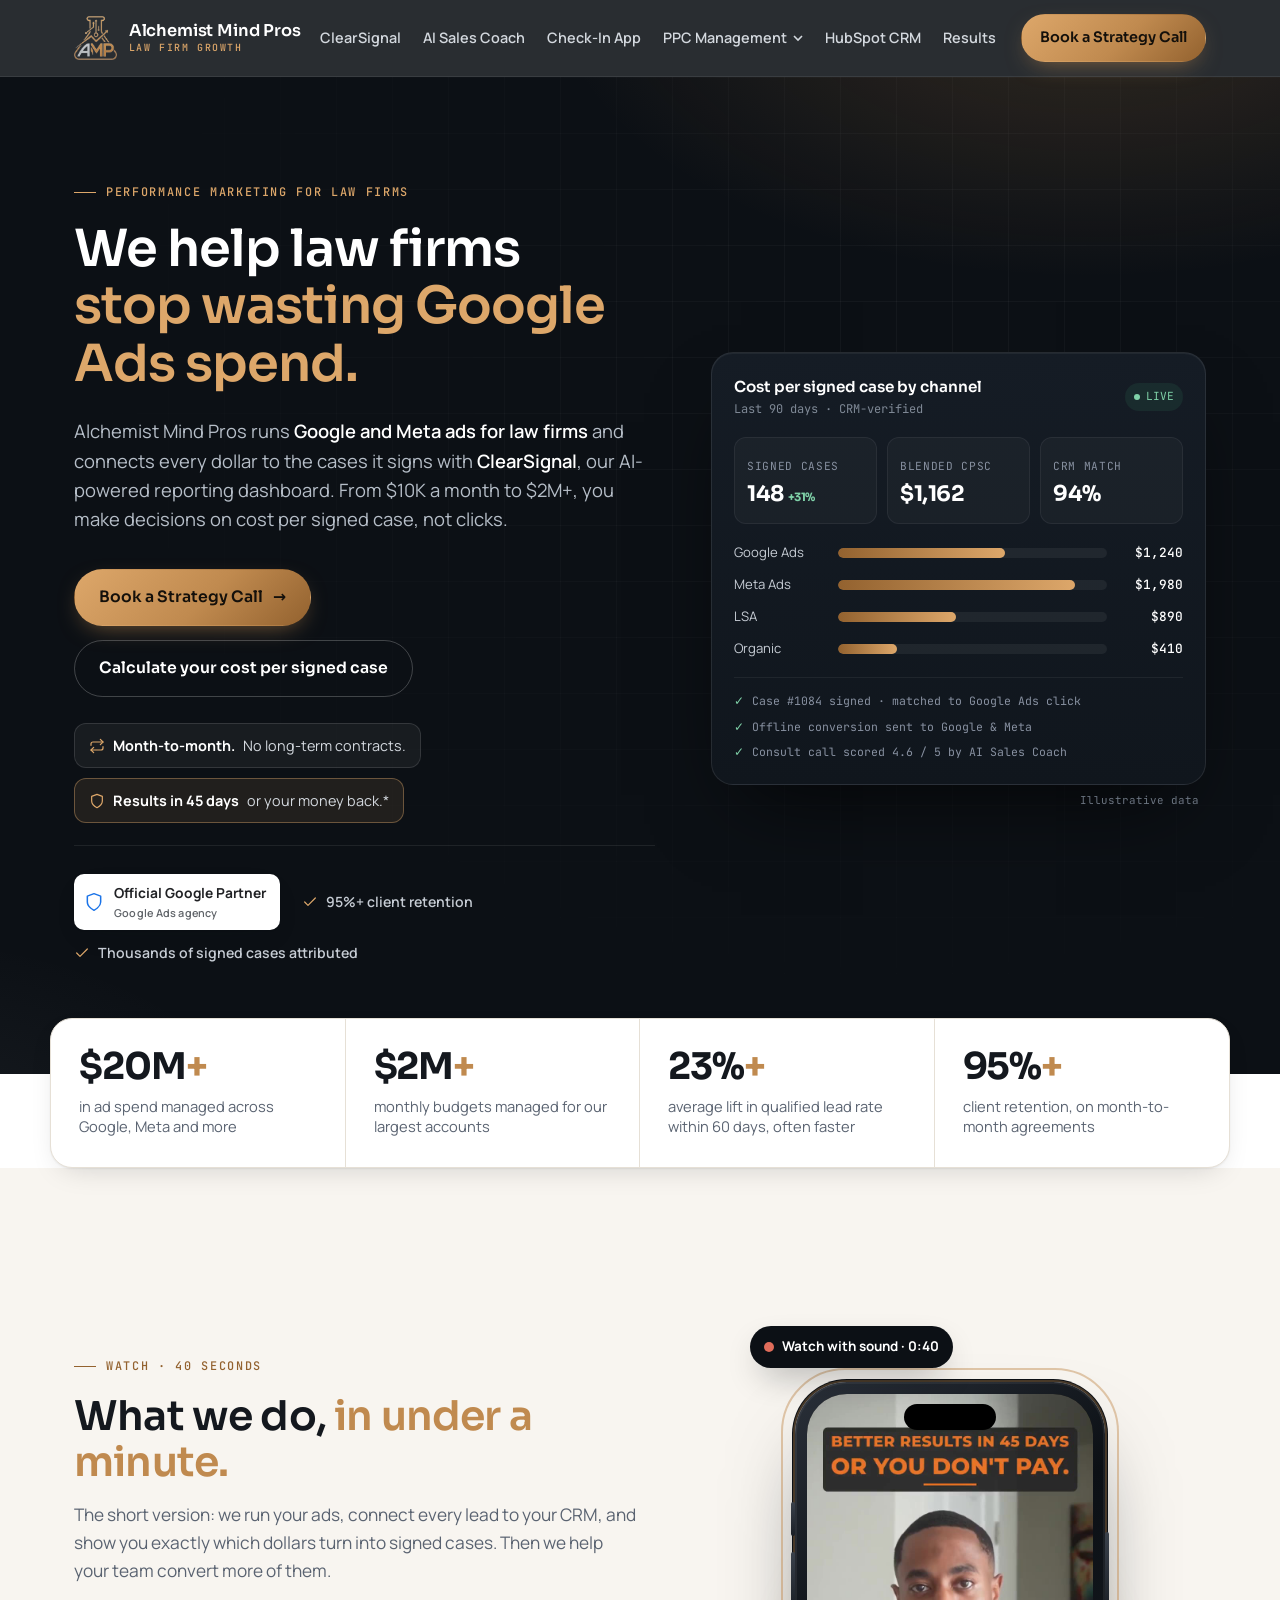
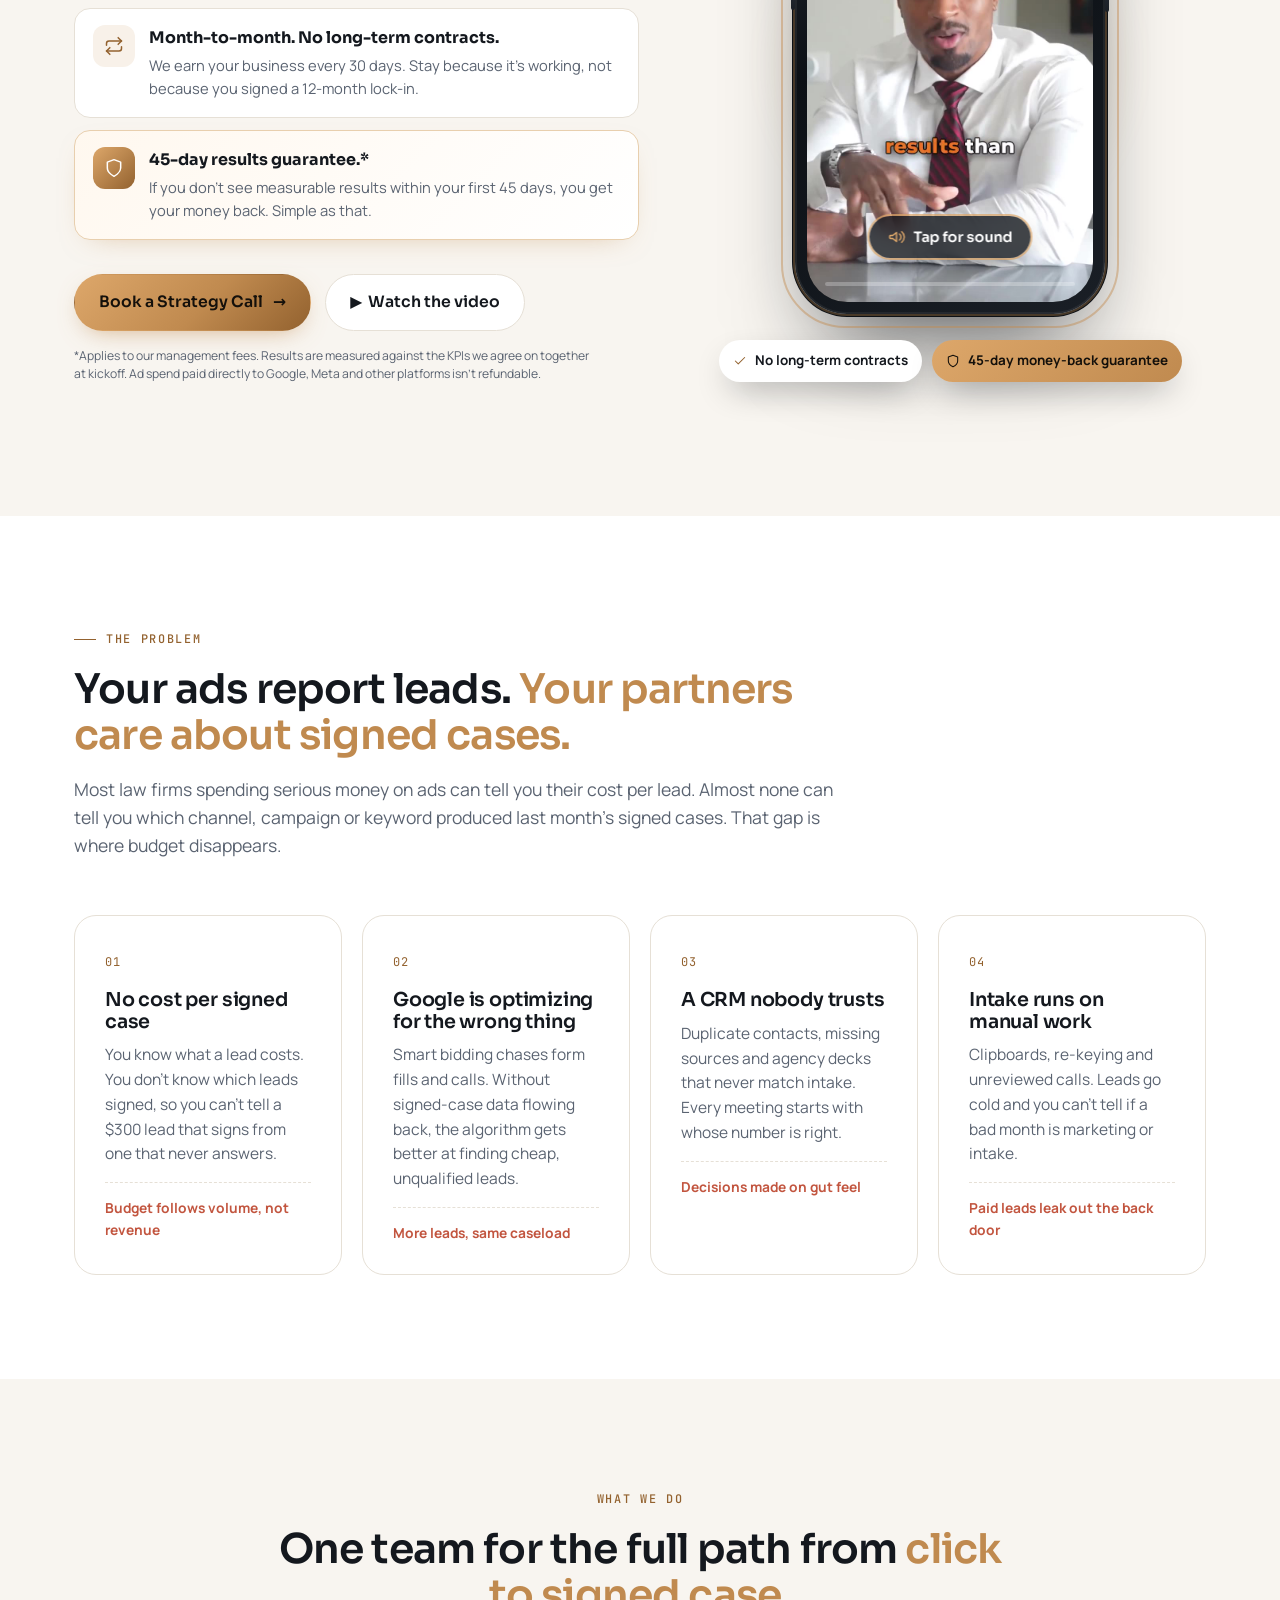
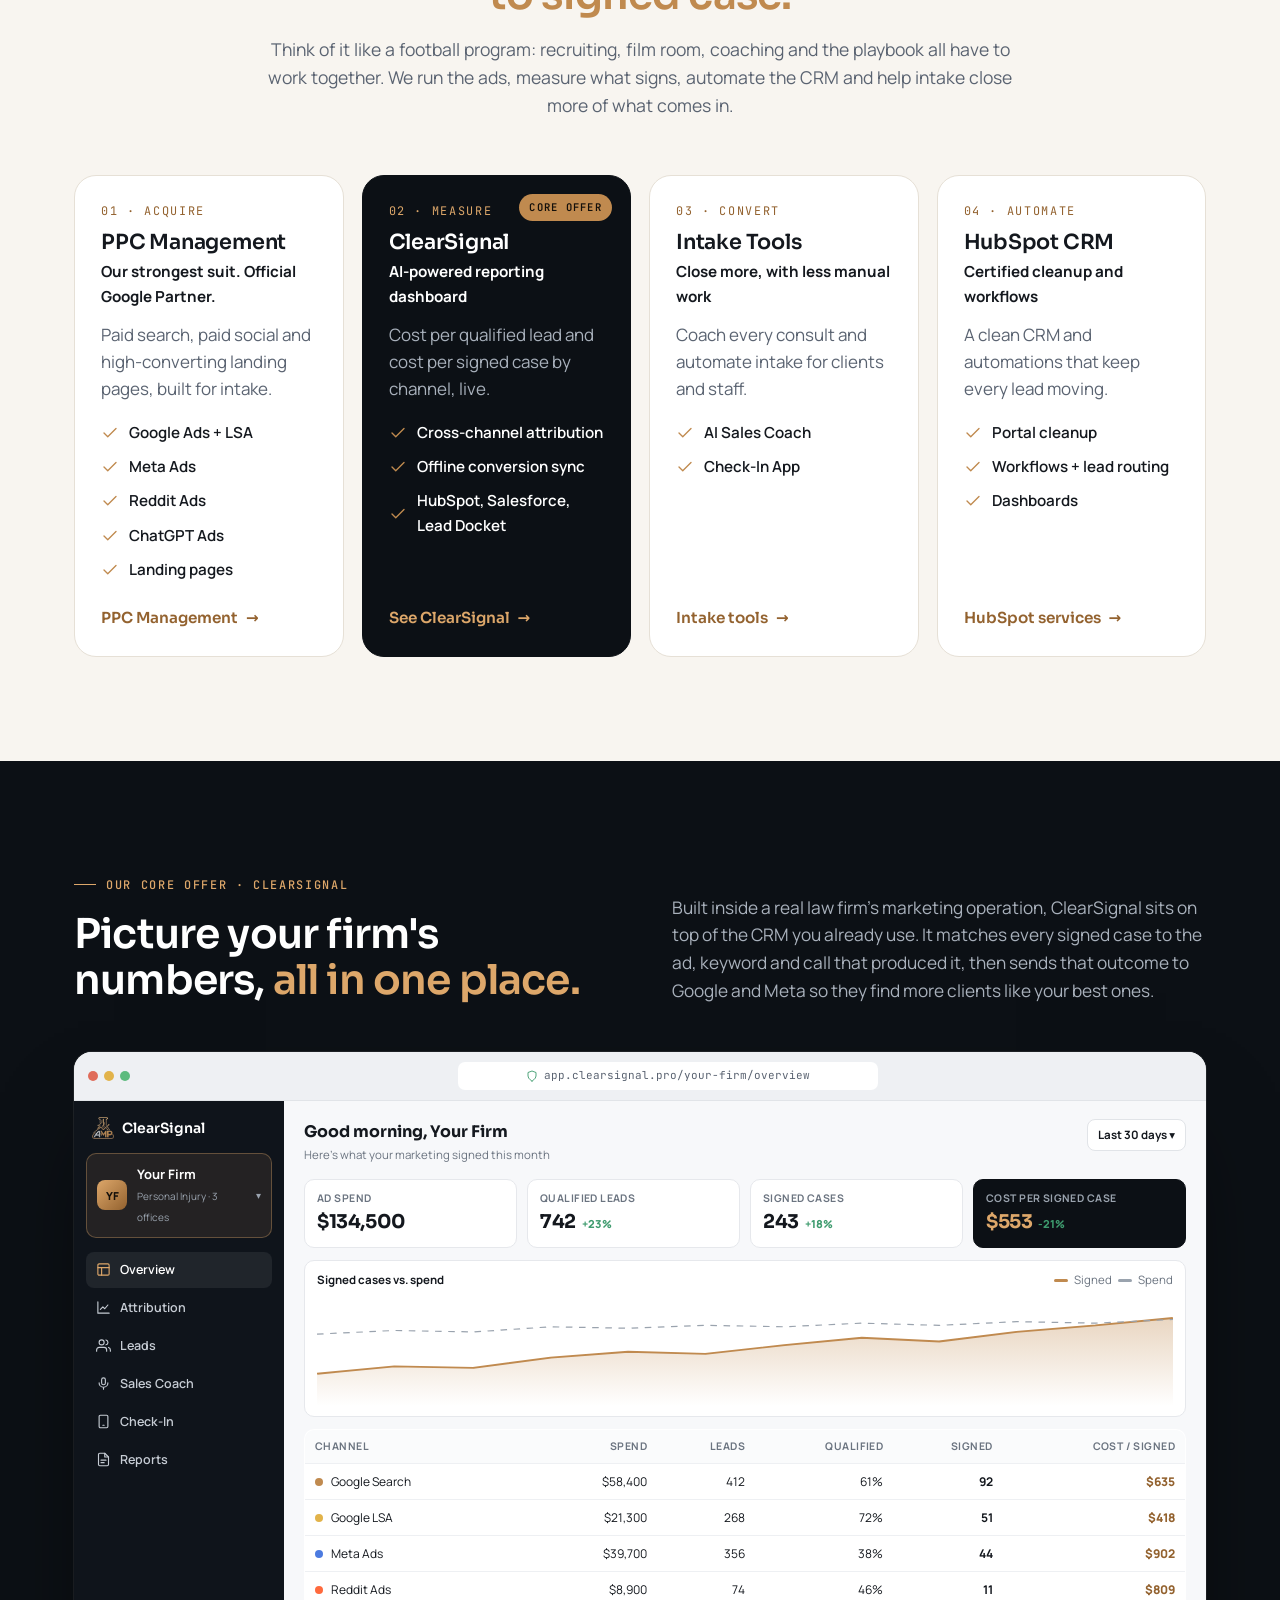
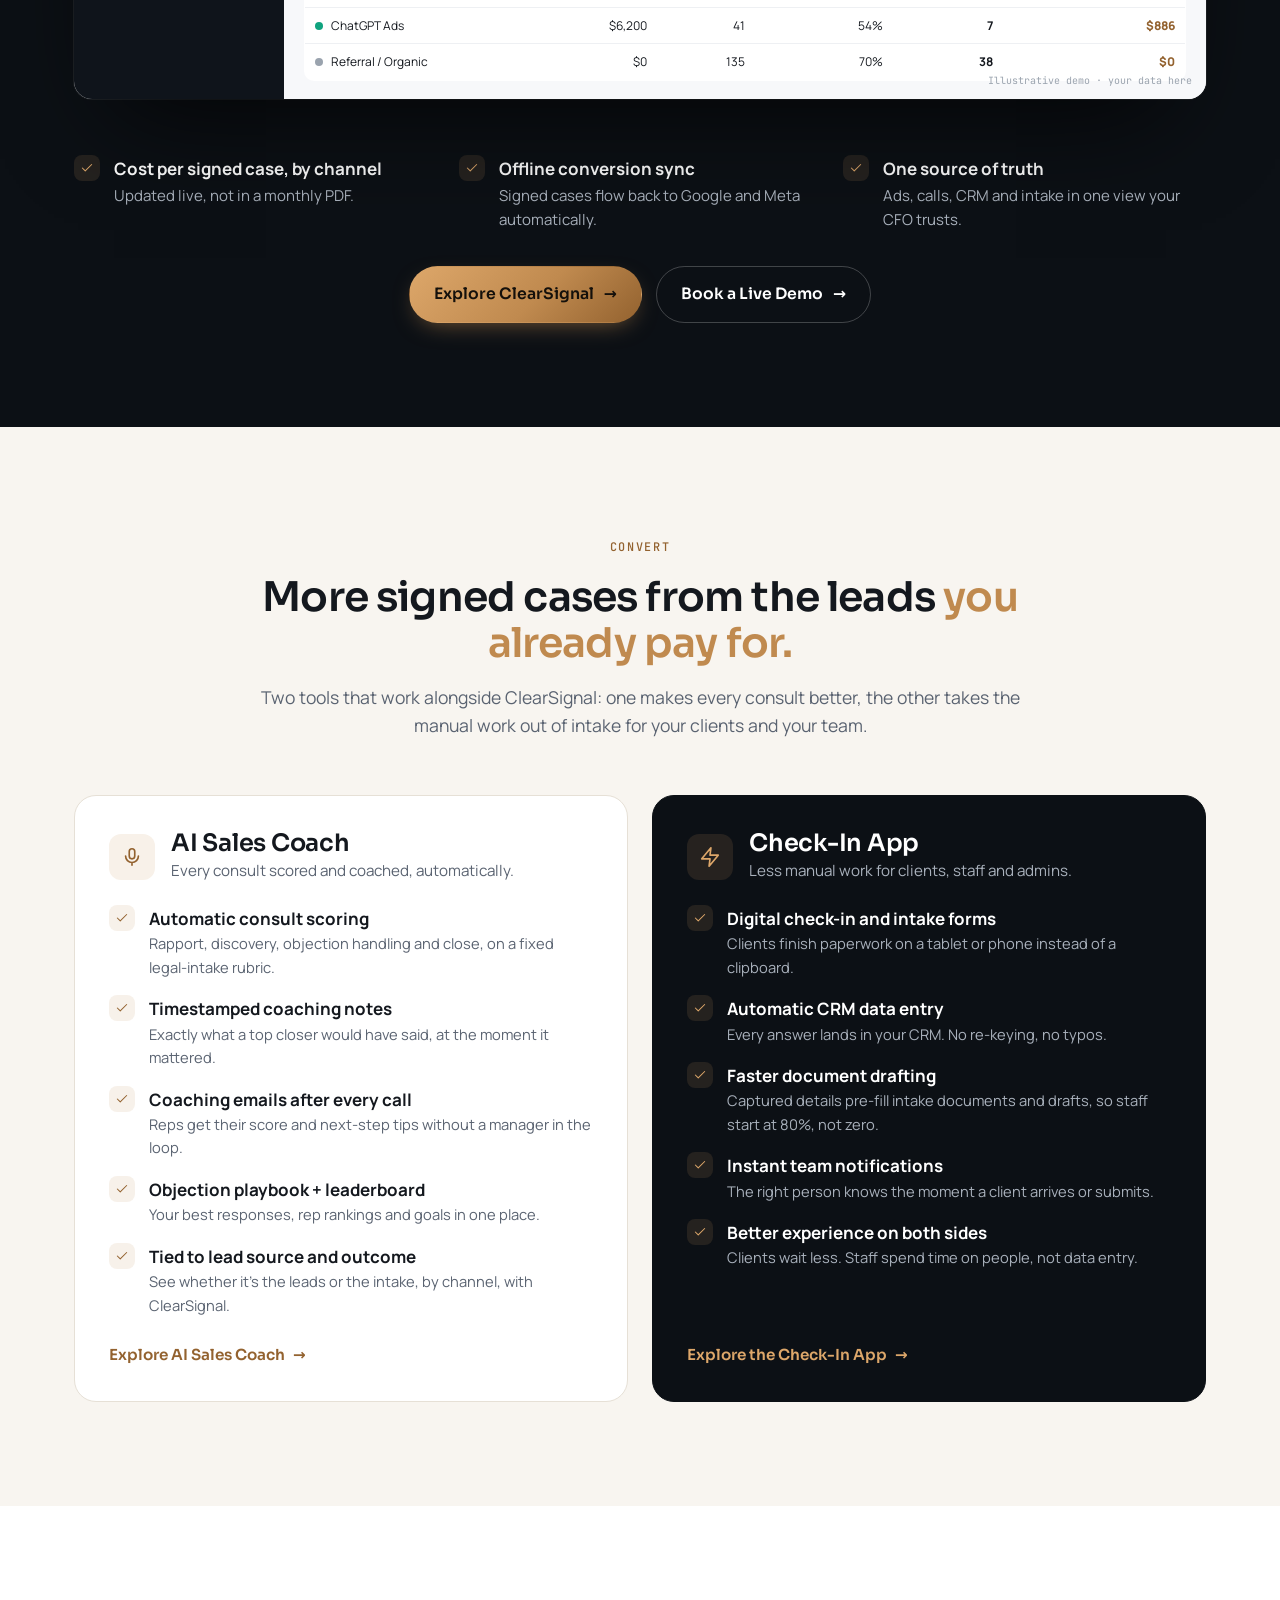
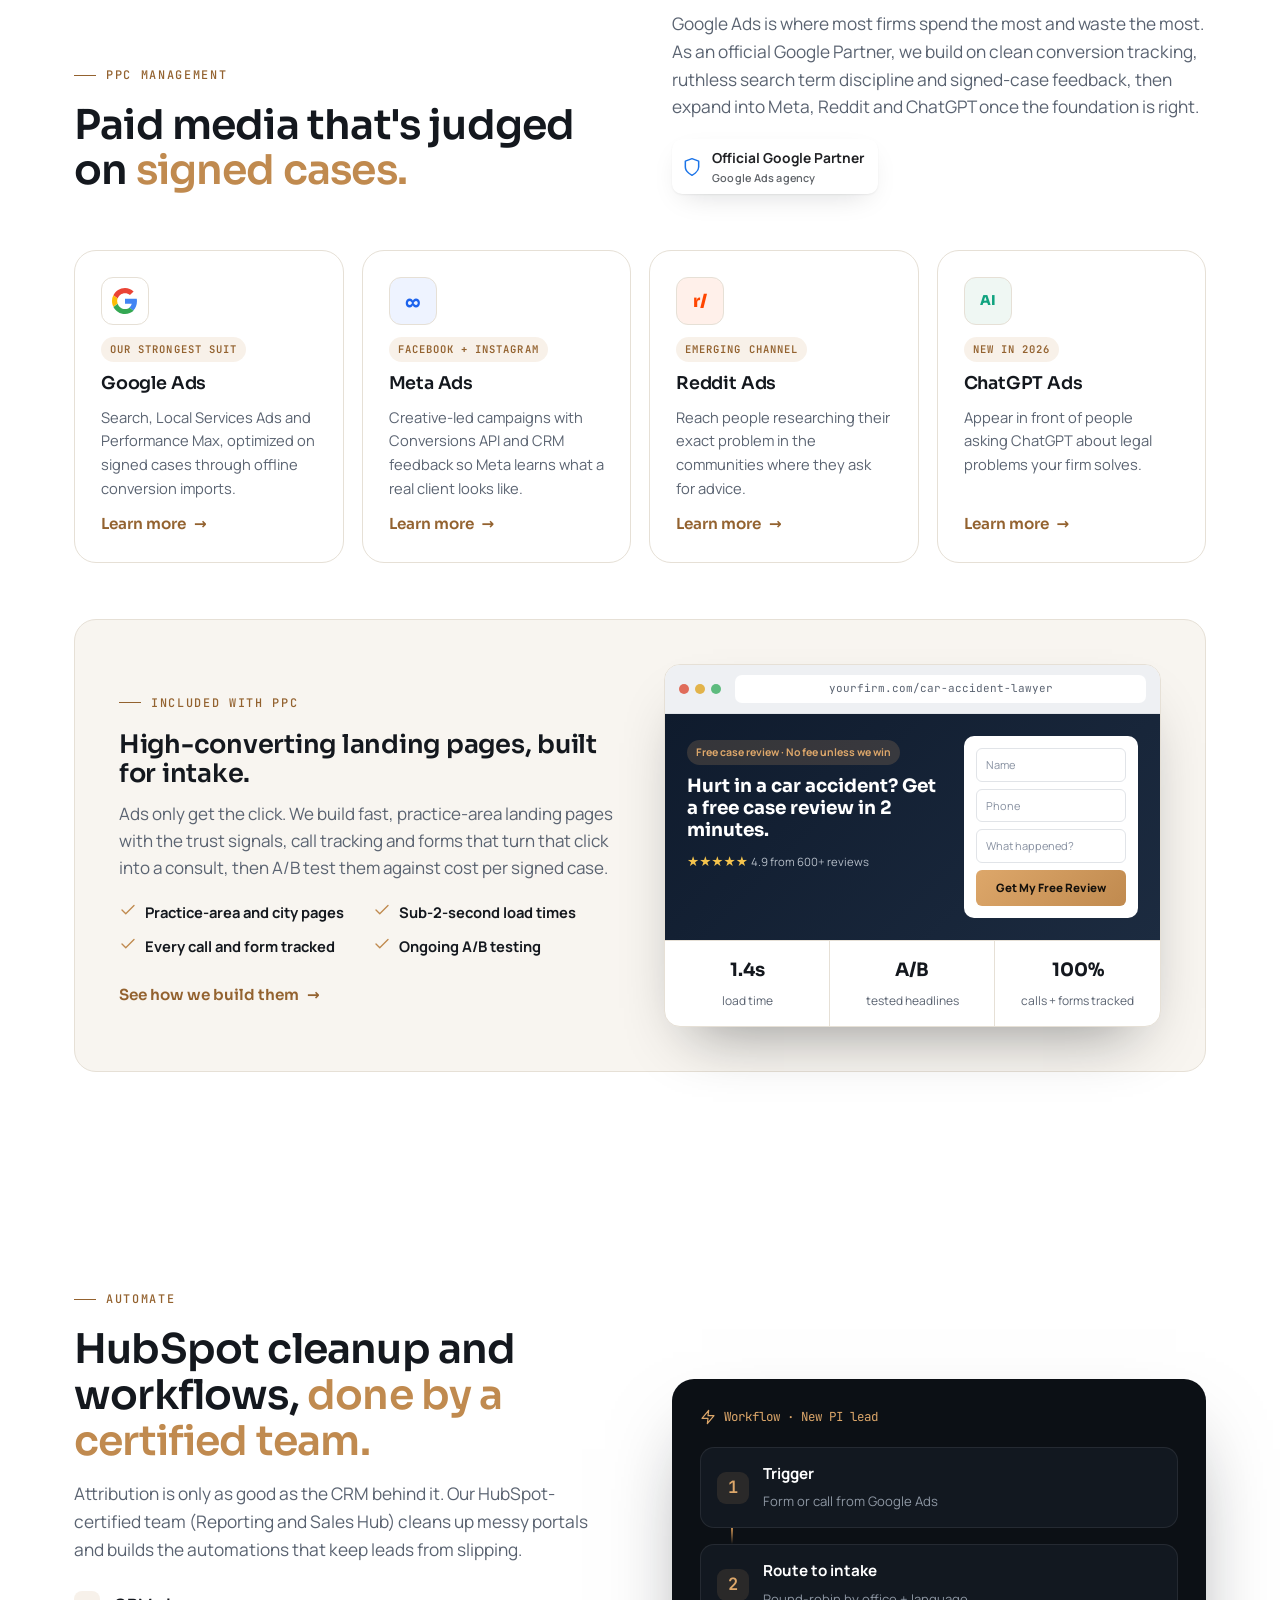
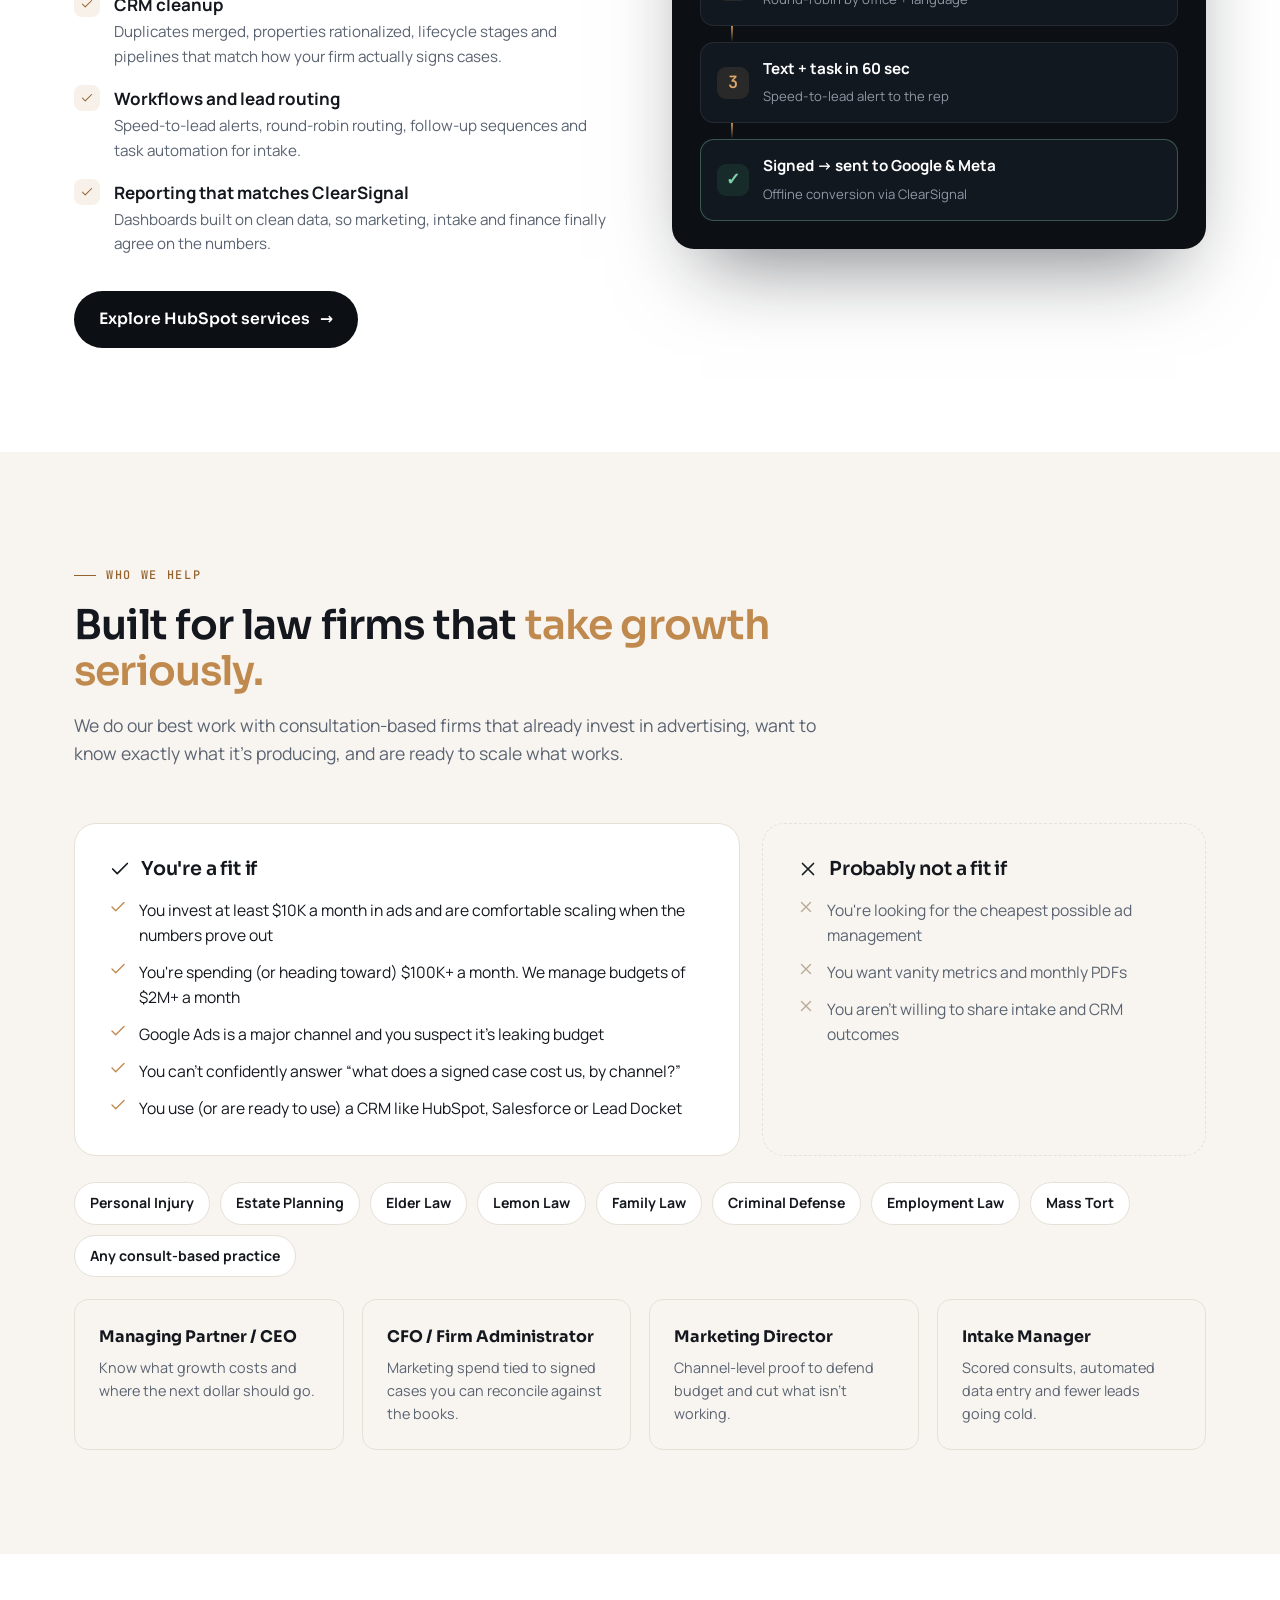
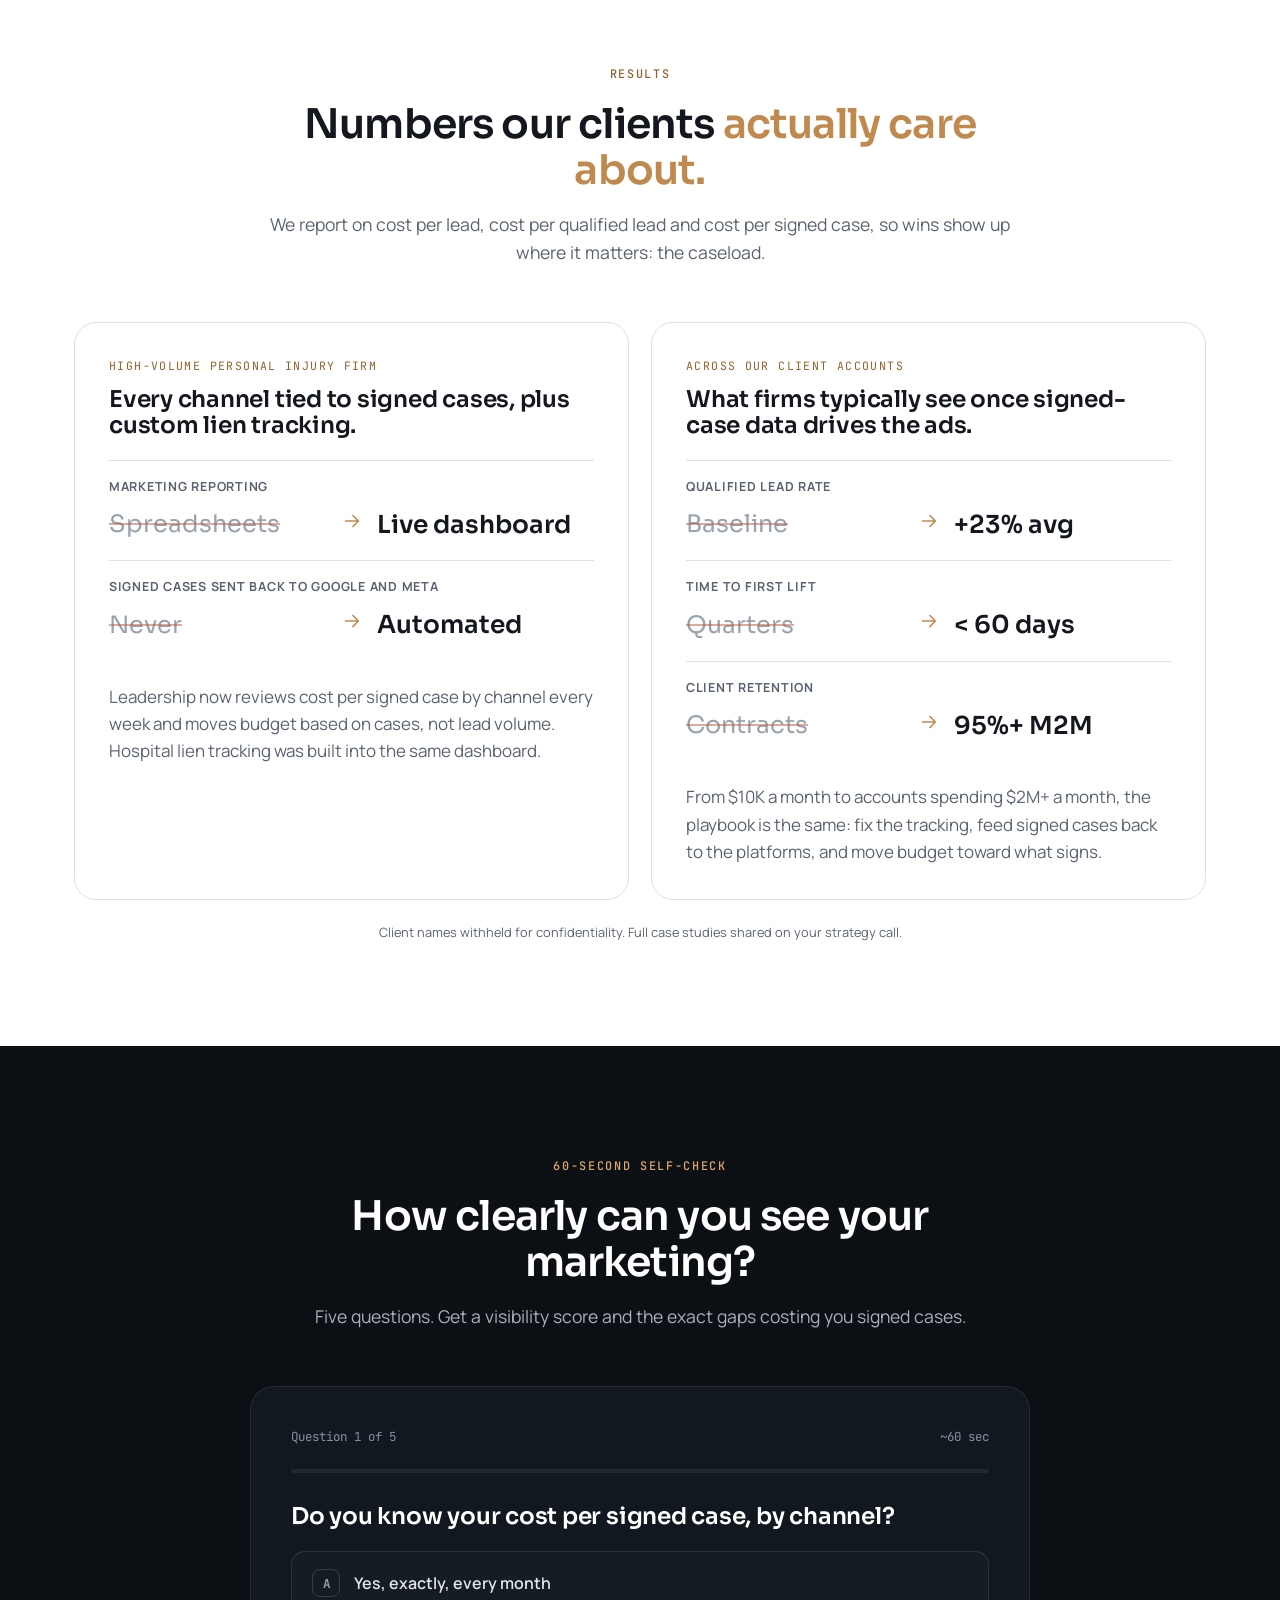
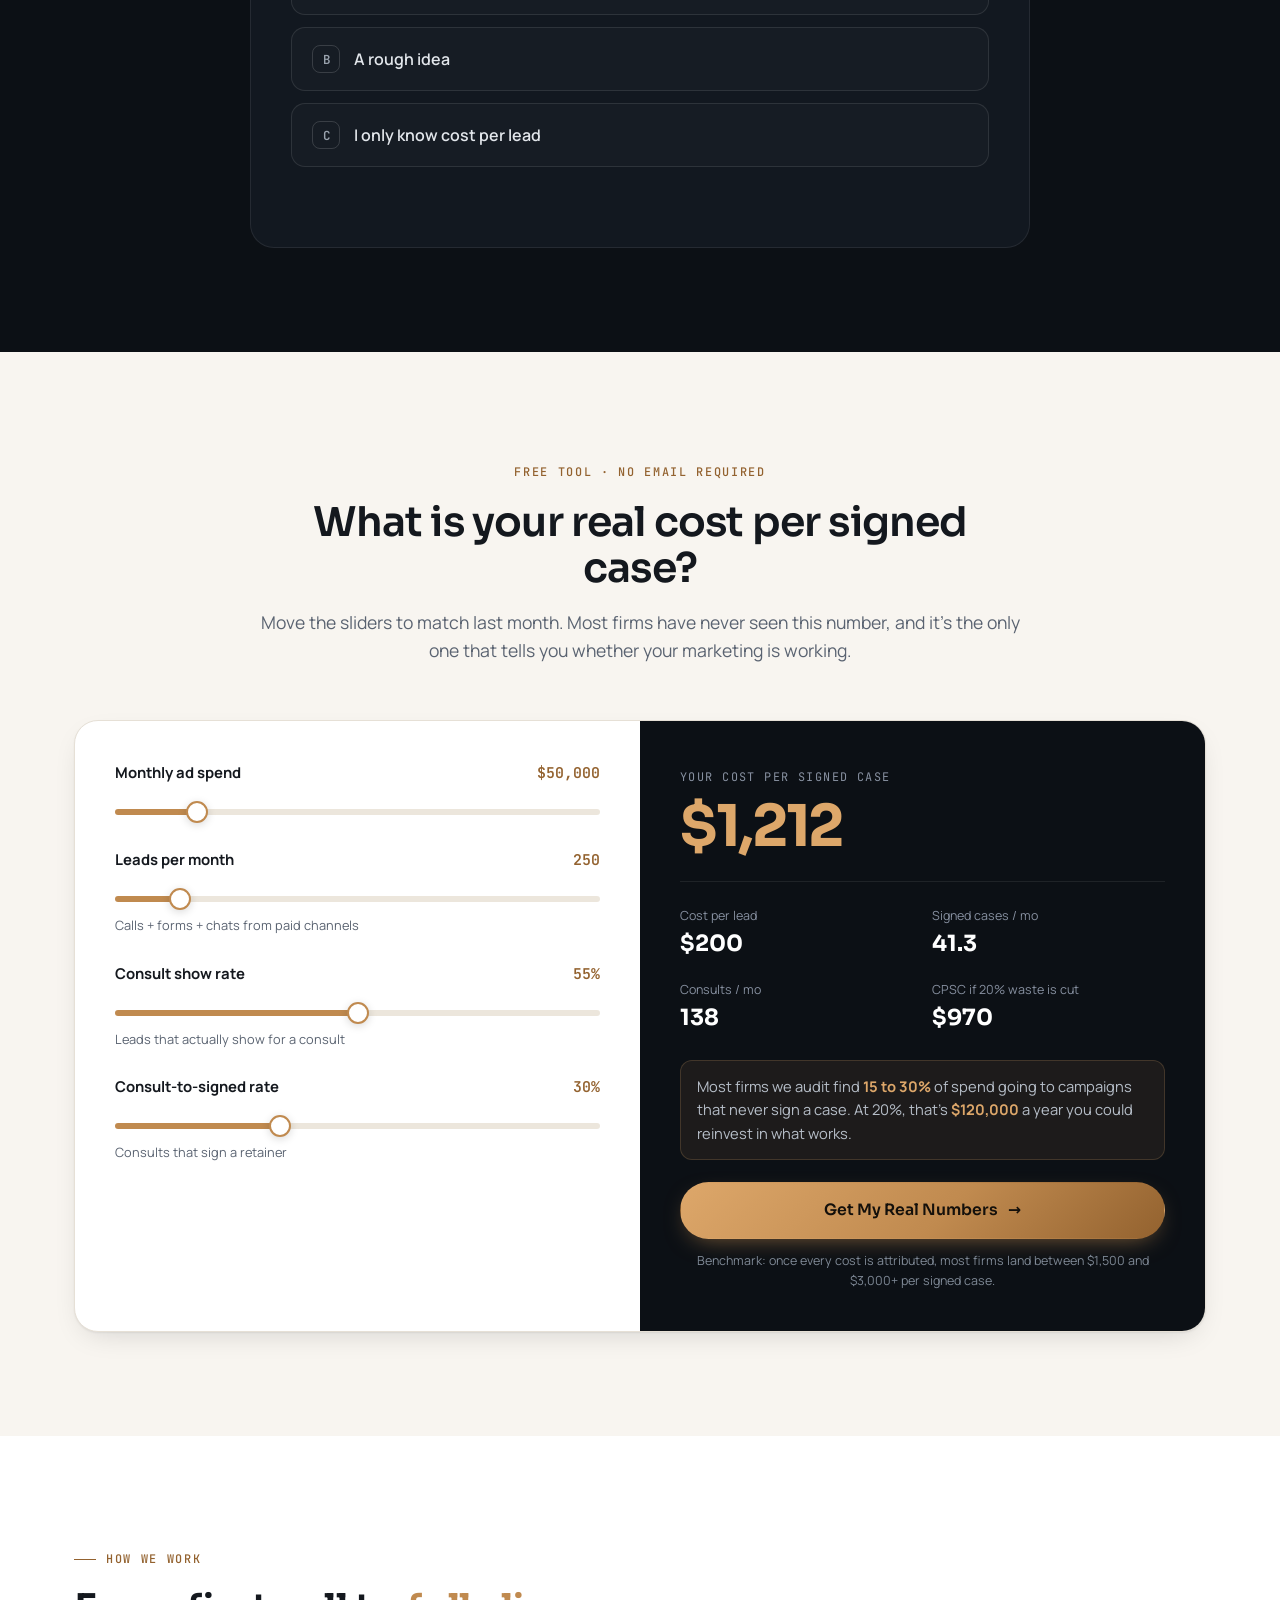
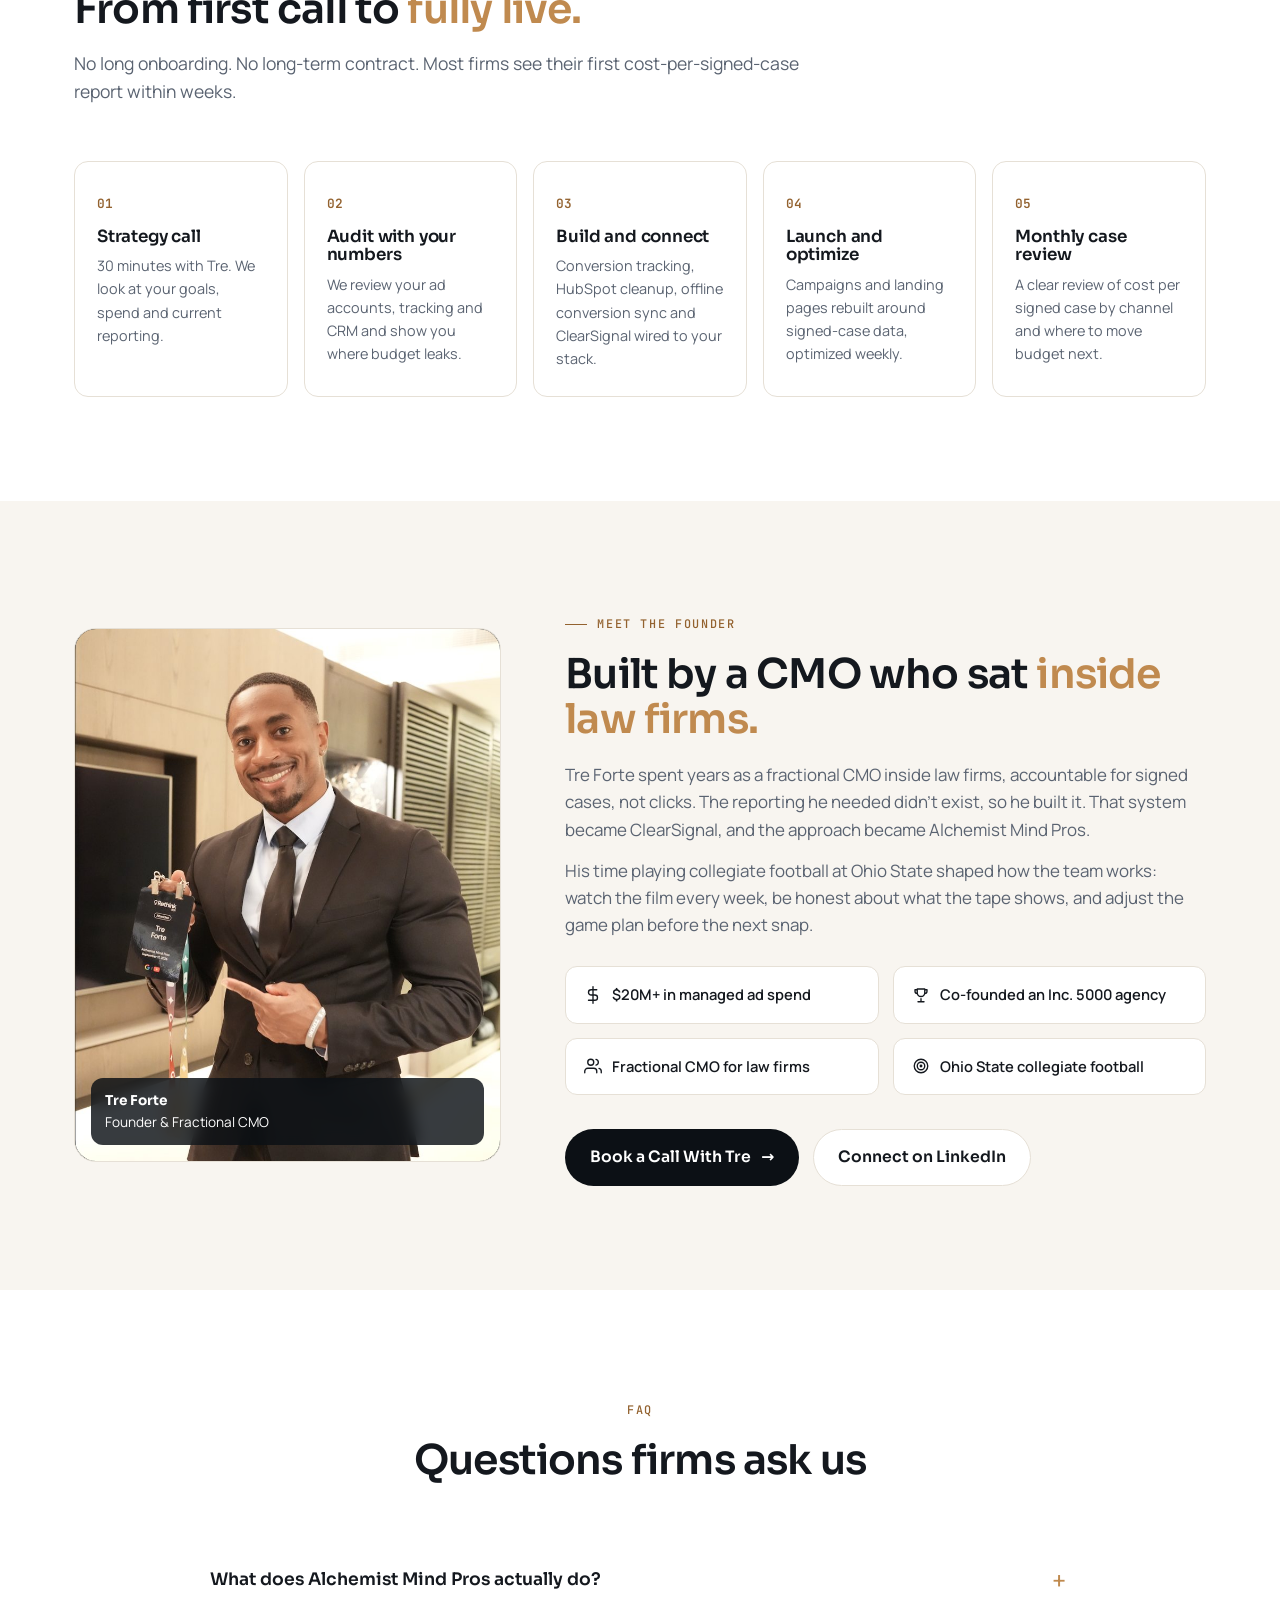
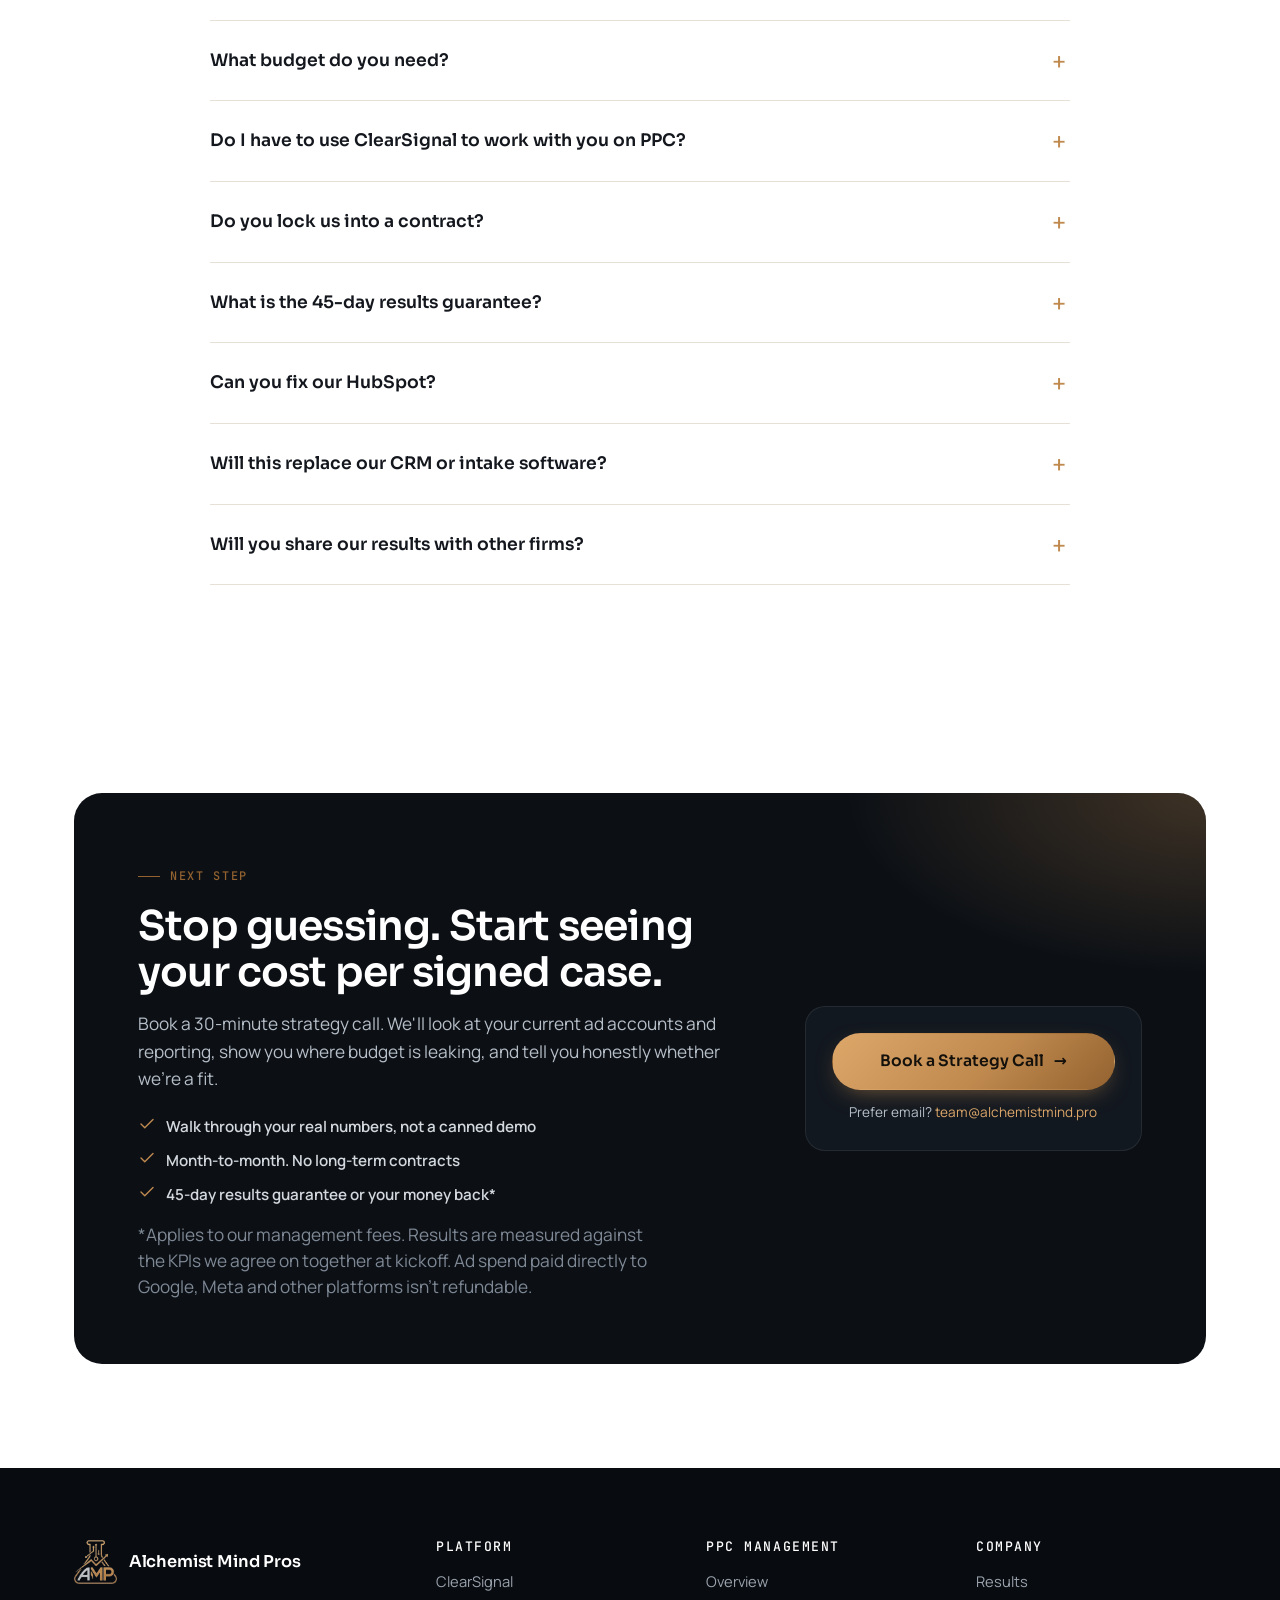
<file: index.html>
<!DOCTYPE html>
<html lang="en"><head>
<meta charset="utf-8"><meta name="viewport" content="width=device-width, initial-scale=1">
<title>Alchemist Mind Pros | Law Firm PPC, Attribution & HubSpot | Cost Per Signed Case</title><meta name="description" content="Google Partner agency for law firms investing $10K to $2M+ a month in ads. Google and Meta ads, landing pages, ClearSignal attribution, AI intake tools and HubSpot.">
<link rel="canonical" href="https://alchemistmind.pro/">
<meta property="og:title" content="Alchemist Mind Pros | Law Firm PPC, Attribution & HubSpot | Cost Per Signed Case"><meta property="og:description" content="Google Partner agency for law firms investing $10K to $2M+ a month in ads. Google and Meta ads, landing pages, ClearSignal attribution, AI intake tools and HubSpot."><meta property="og:type" content="website"><meta property="og:image" content="https://alchemistmind.pro/assets/amp-logo.png">
<link rel="icon" href="assets/favicon.png">
<link rel="preconnect" href="https://fonts.googleapis.com"><link rel="preconnect" href="https://fonts.gstatic.com" crossorigin>
<link href="https://fonts.googleapis.com/css2?family=JetBrains+Mono:wght@400;500;600&family=Manrope:wght@400;500;600;700;800&family=Sora:wght@500;600;700&display=swap" rel="stylesheet">
<link rel="stylesheet" href="assets/styles.css?v=202611260136">
<script>(function(w,d,s,l,i){w[l]=w[l]||[];w[l].push({'gtm.start':new Date().getTime(),event:'gtm.js'});var f=d.getElementsByTagName(s)[0],j=d.createElement(s),dl=l!='dataLayer'?'&l='+l:'';j.async=true;j.src='https://www.googletagmanager.com/gtm.js?id='+i+dl;f.parentNode.insertBefore(j,f);})(window,document,'script','dataLayer','GTM-WVP5239R');</script>
</head><body>
<noscript><iframe src="https://www.googletagmanager.com/ns.html?id=GTM-WVP5239R" height="0" width="0" style="display:none;visibility:hidden"></iframe></noscript>
<header class="site-header"><div class="wrap nav">
<a class="brand" href="index.html" aria-label="Alchemist Mind Pros home"><img src="assets/amp-logo-256.png" alt="Alchemist Mind Pros logo" width="44" height="45"><span class="brand-name">Alchemist Mind Pros<small>Law firm growth</small></span></a>
<ul class="nav-links"><li><a href="clearsignal.html">ClearSignal</a></li><li><a href="ai-sales-coach.html">AI Sales Coach</a></li><li><a href="check-in-app.html">Check-In App</a></li><li class="has-dd"><a href="ppc-management.html">PPC Management <svg class="chev" viewBox="0 0 10 10"><path d="M1 3l4 4 4-4" stroke="currentColor" fill="none" stroke-width="1.6"/></svg></a><div class="dropdown"><a href="ppc-management.html"><span class="dd-ico">&#9733;</span><span><strong>PPC Management overview</strong><span>How we run paid media for law firms</span></span></a><div class="dd-foot"><a href="google-ads.html"><span class="dd-ico">G</span><span><strong>Google Ads</strong><span>Search, LSA and PMax built on signed-case data</span></span></a><a href="meta-ads.html"><span class="dd-ico">M</span><span><strong>Meta Ads</strong><span>Facebook and Instagram that feed intake, not just forms</span></span></a><a href="reddit-ads.html"><span class="dd-ico">R</span><span><strong>Reddit Ads</strong><span>Reach people researching their legal problem</span></span></a><a href="chatgpt-ads.html"><span class="dd-ico">AI</span><span><strong>ChatGPT Ads</strong><span>Show up inside ChatGPT conversations</span></span></a></div></div></li><li><a href="hubspot-crm.html">HubSpot CRM</a></li><li><a href="index.html#results">Results</a></li></ul>
<div class="nav-cta"><a href="#book" class="btn btn-primary js-book" data-loc="nav"><span class="btn-text">Book a Strategy Call</span> </a><button class="burger" aria-label="Menu" aria-expanded="false"><span></span><span></span><span></span></button></div>
</div><nav class="mobile-menu"><a href="clearsignal.html">ClearSignal</a><a href="ai-sales-coach.html">AI Sales Coach</a><a href="check-in-app.html">Check-In App</a><a href="ppc-management.html">PPC Management</a><div class="sub"><a href="google-ads.html">Google Ads</a><a href="meta-ads.html">Meta Ads</a><a href="reddit-ads.html">Reddit Ads</a><a href="chatgpt-ads.html">ChatGPT Ads</a></div><a href="hubspot-crm.html">HubSpot CRM</a><a href="index.html#results">Results</a><a href="#book" class="btn btn-primary js-book" data-loc="mobile">Book a Strategy Call <span class="arr">&rarr;</span></a></nav></header>
<main>
<section class="hero"><div class="wrap hero-grid">
<div>
<span class="eyebrow">Performance marketing for law firms</span>
<h1><span class="static">We help law firms</span><span class="rotator" aria-live="polite"><span>see their true cost per signed case.</span><span>stop wasting Google Ads spend.</span><span>know which channel actually signs clients.</span><span>train Google to find clients, not clicks.</span><span>turn more consults into signed retainers.</span><span>scale past $100K a month without the waste.</span></span></h1>
<p class="lede">Alchemist Mind Pros runs <strong>Google and Meta ads for law firms</strong> and connects every dollar to the cases it signs with <strong>ClearSignal</strong>, our AI-powered reporting dashboard. From $10K a month to $2M+, you make decisions on cost per signed case, not clicks.</p>
<div class="btn-row"><a href="#book" class="btn btn-primary js-book" data-loc="home-hero">Book a Strategy Call <span class="arr">&rarr;</span></a><a href="#calculator" class="btn btn-ghost">Calculate your cost per signed case</a></div>
<div class="hero-usps"><span class="hu"><svg class="" width="16" height="16" viewBox="0 0 24 24" fill="none" stroke="currentColor" stroke-width="1.8" stroke-linecap="round" stroke-linejoin="round" aria-hidden="true"><path d="M17 2l4 4-4 4"/><path d="M3 11V9a3 3 0 0 1 3-3h15M7 22l-4-4 4-4"/><path d="M21 13v2a3 3 0 0 1-3 3H3"/></svg><b>Month-to-month.</b> No long-term contracts.</span><span class="hu gold"><svg class="" width="16" height="16" viewBox="0 0 24 24" fill="none" stroke="currentColor" stroke-width="1.8" stroke-linecap="round" stroke-linejoin="round" aria-hidden="true"><path d="M12 22s8-4 8-10V5l-8-3-8 3v7c0 6 8 10 8 10z"/></svg><b>Results in 45 days</b> or your money back.*</span></div>
<div class="trust-row"><span class="gp-badge" title="Alchemist Mind Pros is an official Google Partner"><svg class="gp-ico" width="20" height="20" viewBox="0 0 24 24" fill="none" stroke="currentColor" stroke-width="1.8" stroke-linecap="round" stroke-linejoin="round" aria-hidden="true"><path d="M12 22s8-4 8-10V5l-8-3-8 3v7c0 6 8 10 8 10z"/></svg><span>Official Google Partner<small>Google Ads agency</small></span></span><span class="trust-item"><svg class="" width="16" height="16" viewBox="0 0 24 24" fill="none" stroke="currentColor" stroke-width="1.8" stroke-linecap="round" stroke-linejoin="round" aria-hidden="true"><path d="M20 6 9 17l-5-5"/></svg>95%+ client retention</span><span class="trust-item"><svg class="" width="16" height="16" viewBox="0 0 24 24" fill="none" stroke="currentColor" stroke-width="1.8" stroke-linecap="round" stroke-linejoin="round" aria-hidden="true"><path d="M20 6 9 17l-5-5"/></svg>Thousands of signed cases attributed</span></div>
</div>
<div style="position:relative"><div class="dash" role="img" aria-label="Illustrative ClearSignal dashboard">
<div class="dash-top"><div><div class="dash-title">Cost per signed case by channel</div><div class="dash-sub">Last 90 days &middot; CRM-verified</div></div><span class="live"><i></i>LIVE</span></div>
<div class="kpis"><div class="kpi"><span>Signed cases</span><b>148<em>+31%</em></b></div><div class="kpi"><span>Blended CPSC</span><b>$1,162</b></div><div class="kpi"><span>CRM match</span><b>94%</b></div></div>
<div class="bars"><div class="bar-row"><span>Google Ads</span><div class="bar"><i data-w="62%"></i></div><b>$1,240</b></div><div class="bar-row"><span>Meta Ads</span><div class="bar"><i data-w="88%"></i></div><b>$1,980</b></div><div class="bar-row"><span>LSA</span><div class="bar"><i data-w="44%"></i></div><b>$890</b></div><div class="bar-row"><span>Organic</span><div class="bar"><i data-w="22%"></i></div><b>$410</b></div></div>
<div class="ticker"><div><span class="ok">&#10003;</span> Case #1084 signed &middot; matched to Google Ads click</div><div><span class="ok">&#10003;</span> Offline conversion sent to Google &amp; Meta</div><div><span class="ok">&#10003;</span> Consult call scored 4.6 / 5 by AI Sales Coach</div></div>
<span class="illus">Illustrative data</span></div></div>
</div></section>
<div class="wrap stats-wrap"><div class="stats reveal">
<div class="stat"><b>$20M<span class="accent">+</span></b><span>in ad spend managed across Google, Meta and more</span></div>
<div class="stat"><b>$2M<span class="accent">+</span></b><span>monthly budgets managed for our largest accounts</span></div>
<div class="stat"><b>23%<span class="accent">+</span></b><span>average lift in qualified lead rate within 60 days, often faster</span></div>
<div class="stat"><b>95%<span class="accent">+</span></b><span>client retention, on month-to-month agreements</span></div>
</div></div>
<section class="video-sec" id="video"><div class="wrap video-grid">
<div class="reveal"><span class="eyebrow">Watch &middot; 40 seconds</span><h2>What we do, <span class="accent">in under a minute.</span></h2>
<p style="margin-top:16px;font-size:1.08rem">The short version: we run your ads, connect every lead to your CRM, and show you exactly which dollars turn into signed cases. Then we help your team convert more of them.</p>
<div class="usp-cards">
<div class="usp"><span class="usp-ico"><svg class="" width="20" height="20" viewBox="0 0 24 24" fill="none" stroke="currentColor" stroke-width="1.8" stroke-linecap="round" stroke-linejoin="round" aria-hidden="true"><path d="M17 2l4 4-4 4"/><path d="M3 11V9a3 3 0 0 1 3-3h15M7 22l-4-4 4-4"/><path d="M21 13v2a3 3 0 0 1-3 3H3"/></svg></span><div><b>Month-to-month. No long-term contracts.</b><p>We earn your business every 30 days. Stay because it's working, not because you signed a 12-month lock-in.</p></div></div>
<div class="usp gold"><span class="usp-ico"><svg class="" width="20" height="20" viewBox="0 0 24 24" fill="none" stroke="currentColor" stroke-width="1.8" stroke-linecap="round" stroke-linejoin="round" aria-hidden="true"><path d="M12 22s8-4 8-10V5l-8-3-8 3v7c0 6 8 10 8 10z"/></svg></span><div><b>45-day results guarantee.*</b><p>If you don't see measurable results within your first 45 days, you get your money back. Simple as that.</p></div></div>
</div>
<div class="btn-row"><a href="#book" class="btn btn-primary js-book" data-loc="video">Book a Strategy Call <span class="arr">&rarr;</span></a><a href="#video-phone" class="btn btn-outline">&#9654;&nbsp; Watch the video</a></div>
<p class="g-note">*Applies to our management fees. Results are measured against the KPIs we agree on together at kickoff. Ad spend paid directly to Google, Meta and other platforms isn't refundable.</p></div>
<div class="phone-stage reveal" id="video-phone">
<div class="phone-glow"></div>
<span class="float-chip fc-play"><span class="pulse-dot"></span>Watch with sound &middot; 0:40</span>
<div class="phone"><span class="ph-btn ph-b1"></span><span class="ph-btn ph-b2"></span><span class="ph-btn ph-b3"></span>
<div class="ph-screen"><span class="ph-island"></span><video id="amp-video" src="assets/video/amp-what-we-do.mp4" poster="assets/video/amp-what-we-do-poster.jpg" muted autoplay loop playsinline preload="metadata" disablepictureinpicture controlslist="nodownload nofullscreen noremoteplayback noplaybackrate" aria-label="What Alchemist Mind Pros does, 40 second video"></video>
<button class="ph-sound" type="button" aria-label="Play with sound"><span class="ps-ico"><svg class="" width="18" height="18" viewBox="0 0 24 24" fill="none" stroke="currentColor" stroke-width="1.8" stroke-linecap="round" stroke-linejoin="round" aria-hidden="true"><path d="M3 11v2a1 1 0 0 0 1 1h3l5 4V6L7 10H4a1 1 0 0 0-1 1zM16 8a5 5 0 0 1 0 8M19 5a9 9 0 0 1 0 14"/></svg></span><span class="ps-txt">Tap for sound</span></button>
<div class="ph-progress"><i></i></div></div></div>
<div class="chip-row"><span class="float-chip fc-a"><svg class="" width="14" height="14" viewBox="0 0 24 24" fill="none" stroke="currentColor" stroke-width="1.8" stroke-linecap="round" stroke-linejoin="round" aria-hidden="true"><path d="M20 6 9 17l-5-5"/></svg>No long-term contracts</span><span class="float-chip fc-b"><svg class="" width="14" height="14" viewBox="0 0 24 24" fill="none" stroke="currentColor" stroke-width="1.8" stroke-linecap="round" stroke-linejoin="round" aria-hidden="true"><path d="M12 22s8-4 8-10V5l-8-3-8 3v7c0 6 8 10 8 10z"/></svg>45-day money-back guarantee</span></div>
</div>
</div></section>

<section id="problem"><div class="wrap">
<div class="sec-head reveal"><span class="eyebrow">The problem</span><h2>Your ads report leads. <span class="accent">Your partners care about signed cases.</span></h2><p>Most law firms spending serious money on ads can tell you their cost per lead. Almost none can tell you which channel, campaign or keyword produced last month's signed cases. That gap is where budget disappears.</p></div>
<div class="grid-4">
<div class="card reveal"><span class="pain-num">01</span><h3>No cost per signed case</h3><p>You know what a lead costs. You don't know which leads signed, so you can't tell a $300 lead that signs from one that never answers.</p><div class="cost">Budget follows volume, not revenue</div></div>
<div class="card reveal"><span class="pain-num">02</span><h3>Google is optimizing for the wrong thing</h3><p>Smart bidding chases form fills and calls. Without signed-case data flowing back, the algorithm gets better at finding cheap, unqualified leads.</p><div class="cost">More leads, same caseload</div></div>
<div class="card reveal"><span class="pain-num">03</span><h3>A CRM nobody trusts</h3><p>Duplicate contacts, missing sources and agency decks that never match intake. Every meeting starts with whose number is right.</p><div class="cost">Decisions made on gut feel</div></div>
<div class="card reveal"><span class="pain-num">04</span><h3>Intake runs on manual work</h3><p>Clipboards, re-keying and unreviewed calls. Leads go cold and you can't tell if a bad month is marketing or intake.</p><div class="cost">Paid leads leak out the back door</div></div>
</div></div></section>

<section class="sec-paper" id="what-we-do"><div class="wrap">
<div class="sec-head center reveal"><span class="eyebrow">What we do</span><h2>One team for the full path from <span class="accent">click to signed case.</span></h2><p>Think of it like a football program: recruiting, film room, coaching and the playbook all have to work together. We run the ads, measure what signs, automate the CRM and help intake close more of what comes in.</p></div>
<div class="pillars four">
<div class="pillar reveal"><span class="step">01 &middot; Acquire</span><h3>PPC Management</h3><div class="tag">Our strongest suit. Official Google Partner.</div><p>Paid search, paid social and high-converting landing pages, built for intake.</p>
<ul><li><a href="google-ads.html"><svg class="check" width="18" height="18" viewBox="0 0 24 24" fill="none" stroke="currentColor" stroke-width="1.8" stroke-linecap="round" stroke-linejoin="round" aria-hidden="true"><path d="M20 6 9 17l-5-5"/></svg>Google Ads + LSA</a></li><li><a href="meta-ads.html"><svg class="check" width="18" height="18" viewBox="0 0 24 24" fill="none" stroke="currentColor" stroke-width="1.8" stroke-linecap="round" stroke-linejoin="round" aria-hidden="true"><path d="M20 6 9 17l-5-5"/></svg>Meta Ads</a></li><li><a href="reddit-ads.html"><svg class="check" width="18" height="18" viewBox="0 0 24 24" fill="none" stroke="currentColor" stroke-width="1.8" stroke-linecap="round" stroke-linejoin="round" aria-hidden="true"><path d="M20 6 9 17l-5-5"/></svg>Reddit Ads</a></li><li><a href="chatgpt-ads.html"><svg class="check" width="18" height="18" viewBox="0 0 24 24" fill="none" stroke="currentColor" stroke-width="1.8" stroke-linecap="round" stroke-linejoin="round" aria-hidden="true"><path d="M20 6 9 17l-5-5"/></svg>ChatGPT Ads</a></li><li><a href="ppc-management.html#landing-pages"><svg class="check" width="18" height="18" viewBox="0 0 24 24" fill="none" stroke="currentColor" stroke-width="1.8" stroke-linecap="round" stroke-linejoin="round" aria-hidden="true"><path d="M20 6 9 17l-5-5"/></svg>Landing pages</a></li></ul>
<a class="link-arrow" href="ppc-management.html">PPC Management <span class="arr">&rarr;</span></a></div>
<div class="pillar featured reveal"><span class="badge-core">Core offer</span><span class="step">02 &middot; Measure</span><h3>ClearSignal</h3><div class="tag">AI-powered reporting dashboard</div><p>Cost per qualified lead and cost per signed case by channel, live.</p>
<ul><li><svg class="check" width="18" height="18" viewBox="0 0 24 24" fill="none" stroke="currentColor" stroke-width="1.8" stroke-linecap="round" stroke-linejoin="round" aria-hidden="true"><path d="M20 6 9 17l-5-5"/></svg>Cross-channel attribution</li><li><svg class="check" width="18" height="18" viewBox="0 0 24 24" fill="none" stroke="currentColor" stroke-width="1.8" stroke-linecap="round" stroke-linejoin="round" aria-hidden="true"><path d="M20 6 9 17l-5-5"/></svg>Offline conversion sync</li><li><svg class="check" width="18" height="18" viewBox="0 0 24 24" fill="none" stroke="currentColor" stroke-width="1.8" stroke-linecap="round" stroke-linejoin="round" aria-hidden="true"><path d="M20 6 9 17l-5-5"/></svg>HubSpot, Salesforce, Lead Docket</li></ul>
<a class="link-arrow" href="clearsignal.html">See ClearSignal <span class="arr">&rarr;</span></a></div>
<div class="pillar reveal"><span class="step">03 &middot; Convert</span><h3>Intake Tools</h3><div class="tag">Close more, with less manual work</div><p>Coach every consult and automate intake for clients and staff.</p>
<ul><li><a href="ai-sales-coach.html"><svg class="check" width="18" height="18" viewBox="0 0 24 24" fill="none" stroke="currentColor" stroke-width="1.8" stroke-linecap="round" stroke-linejoin="round" aria-hidden="true"><path d="M20 6 9 17l-5-5"/></svg>AI Sales Coach</a></li><li><a href="check-in-app.html"><svg class="check" width="18" height="18" viewBox="0 0 24 24" fill="none" stroke="currentColor" stroke-width="1.8" stroke-linecap="round" stroke-linejoin="round" aria-hidden="true"><path d="M20 6 9 17l-5-5"/></svg>Check-In App</a></li></ul>
<a class="link-arrow" href="#intake">Intake tools <span class="arr">&rarr;</span></a></div>
<div class="pillar reveal"><span class="step">04 &middot; Automate</span><h3>HubSpot CRM</h3><div class="tag">Certified cleanup and workflows</div><p>A clean CRM and automations that keep every lead moving.</p>
<ul><li><svg class="check" width="18" height="18" viewBox="0 0 24 24" fill="none" stroke="currentColor" stroke-width="1.8" stroke-linecap="round" stroke-linejoin="round" aria-hidden="true"><path d="M20 6 9 17l-5-5"/></svg>Portal cleanup</li><li><svg class="check" width="18" height="18" viewBox="0 0 24 24" fill="none" stroke="currentColor" stroke-width="1.8" stroke-linecap="round" stroke-linejoin="round" aria-hidden="true"><path d="M20 6 9 17l-5-5"/></svg>Workflows + lead routing</li><li><svg class="check" width="18" height="18" viewBox="0 0 24 24" fill="none" stroke="currentColor" stroke-width="1.8" stroke-linecap="round" stroke-linejoin="round" aria-hidden="true"><path d="M20 6 9 17l-5-5"/></svg>Dashboards</li></ul>
<a class="link-arrow" href="hubspot-crm.html">HubSpot services <span class="arr">&rarr;</span></a></div>
</div></div></section>

<section class="sec-dark" id="clearsignal"><div class="wrap">
<div class="split" style="align-items:end;margin-bottom:48px"><div class="reveal"><span class="eyebrow">Our core offer &middot; ClearSignal</span><h2>Picture your firm's numbers, <span class="accent">all in one place.</span></h2></div>
<div class="reveal"><p style="font-size:1.08rem">Built inside a real law firm's marketing operation, ClearSignal sits on top of the CRM you already use. It matches every signed case to the ad, keyword and call that produced it, then sends that outcome to Google and Meta so they find more clients like your best ones.</p></div></div>
<div class="app reveal" role="img" aria-label="Illustrative ClearSignal dashboard for your firm">
<div class="app-chrome"><span class="vf-dots"><i></i><i></i><i></i></span><span class="app-url"><svg class="" width="12" height="12" viewBox="0 0 24 24" fill="none" stroke="currentColor" stroke-width="1.8" stroke-linecap="round" stroke-linejoin="round" aria-hidden="true"><path d="M12 22s8-4 8-10V5l-8-3-8 3v7c0 6 8 10 8 10z"/></svg> app.clearsignal.pro/your-firm/overview</span></div>
<div class="app-body"><aside class="app-side"><div class="app-brand"><img src="assets/amp-logo-256.png" alt="" width="22" height="22">ClearSignal</div>
<div class="tenant"><span class="tenant-av">YF</span><span><b>Your Firm</b><small>Personal Injury &middot; 3 offices</small></span><span class="tenant-chev">&#9662;</span></div>
<nav class="app-nav"><a class="on"><svg class="" width="15" height="15" viewBox="0 0 24 24" fill="none" stroke="currentColor" stroke-width="1.8" stroke-linecap="round" stroke-linejoin="round" aria-hidden="true"><rect x="3" y="3" width="18" height="18" rx="2"/><path d="M3 9h18M9 21V9"/></svg>Overview</a><a><svg class="" width="15" height="15" viewBox="0 0 24 24" fill="none" stroke="currentColor" stroke-width="1.8" stroke-linecap="round" stroke-linejoin="round" aria-hidden="true"><path d="M3 3v18h18"/><path d="M7 15l4-4 3 3 5-6"/></svg>Attribution</a><a><svg class="" width="15" height="15" viewBox="0 0 24 24" fill="none" stroke="currentColor" stroke-width="1.8" stroke-linecap="round" stroke-linejoin="round" aria-hidden="true"><path d="M17 21v-2a4 4 0 0 0-4-4H5a4 4 0 0 0-4 4v2"/><circle cx="9" cy="7" r="4"/><path d="M23 21v-2a4 4 0 0 0-3-3.9M16 3.1a4 4 0 0 1 0 7.8"/></svg>Leads</a><a><svg class="" width="15" height="15" viewBox="0 0 24 24" fill="none" stroke="currentColor" stroke-width="1.8" stroke-linecap="round" stroke-linejoin="round" aria-hidden="true"><rect x="9" y="3" width="6" height="11" rx="3"/><path d="M5 11a7 7 0 0 0 14 0M12 18v3"/></svg>Sales Coach</a><a><svg class="" width="15" height="15" viewBox="0 0 24 24" fill="none" stroke="currentColor" stroke-width="1.8" stroke-linecap="round" stroke-linejoin="round" aria-hidden="true"><rect x="5" y="2" width="14" height="20" rx="2"/><path d="M11 18h2"/></svg>Check-In</a><a><svg class="" width="15" height="15" viewBox="0 0 24 24" fill="none" stroke="currentColor" stroke-width="1.8" stroke-linecap="round" stroke-linejoin="round" aria-hidden="true"><path d="M14 2H6a2 2 0 0 0-2 2v16a2 2 0 0 0 2 2h12a2 2 0 0 0 2-2V8z"/><path d="M14 2v6h6M8 13h8M8 17h5"/></svg>Reports</a></nav></aside>
<div class="app-main"><div class="app-head"><div><b>Good morning, Your Firm</b><small>Here's what your marketing signed this month</small></div><span class="app-range">Last 30 days &#9662;</span></div>
<div class="app-kpis"><div><span>Ad spend</span><b>$134,500</b></div><div><span>Qualified leads</span><b>742</b><em>+23%</em></div><div><span>Signed cases</span><b>243</b><em>+18%</em></div><div class="hl"><span>Cost per signed case</span><b>$553</b><em>-21%</em></div></div>
<div class="app-chart"><div class="app-chart-h"><b>Signed cases vs. spend</b><span><i class="lg c1"></i>Signed <i class="lg c2"></i>Spend</span></div>
<svg viewBox="0 0 520 150" preserveAspectRatio="none"><defs><linearGradient id="ag" x1="0" x2="0" y1="0" y2="1"><stop offset="0" stop-color="#C08A4F" stop-opacity=".35"/><stop offset="1" stop-color="#C08A4F" stop-opacity="0"/></linearGradient></defs><path d="M0,106 L47,96 L95,98 L142,84 L189,76 L236,79 L284,67 L331,57 L378,62 L425,49 L473,40 L520,30 L520,150 L0,150 Z" fill="url(#ag)"/><path d="M0,106 L47,96 L95,98 L142,84 L189,76 L236,79 L284,67 L331,57 L378,62 L425,49 L473,40 L520,30" fill="none" stroke="#C08A4F" stroke-width="2.5"/><path d="M0,52 L47,47 L95,49 L142,42 L189,44 L236,40 L284,42 L331,37 L378,40 L425,35 L473,37 L520,32" fill="none" stroke="#9AA3AE" stroke-width="1.6" stroke-dasharray="4 4"/></svg></div>
<table class="app-table"><thead><tr><th>Channel</th><th>Spend</th><th>Leads</th><th>Qualified</th><th>Signed</th><th>Cost / signed</th></tr></thead><tbody><tr><td><span class="ch-dot ch0"></span>Google Search</td><td>$58,400</td><td>412</td><td>61%</td><td><b>92</b></td><td class="cps">$635</td></tr><tr><td><span class="ch-dot ch1"></span>Google LSA</td><td>$21,300</td><td>268</td><td>72%</td><td><b>51</b></td><td class="cps">$418</td></tr><tr><td><span class="ch-dot ch2"></span>Meta Ads</td><td>$39,700</td><td>356</td><td>38%</td><td><b>44</b></td><td class="cps">$902</td></tr><tr><td><span class="ch-dot ch3"></span>Reddit Ads</td><td>$8,900</td><td>74</td><td>46%</td><td><b>11</b></td><td class="cps">$809</td></tr><tr><td><span class="ch-dot ch4"></span>ChatGPT Ads</td><td>$6,200</td><td>41</td><td>54%</td><td><b>7</b></td><td class="cps">$886</td></tr><tr><td><span class="ch-dot ch5"></span>Referral / Organic</td><td>$0</td><td>135</td><td>70%</td><td><b>38</b></td><td class="cps">$0</td></tr></tbody></table>
</div></div><span class="app-tag">Illustrative demo &middot; your data here</span></div>
<div class="grid-3" style="margin-top:56px">
<div class="mini-feat reveal"><span class="tick"><svg class="" width="14" height="14" viewBox="0 0 24 24" fill="none" stroke="currentColor" stroke-width="1.8" stroke-linecap="round" stroke-linejoin="round" aria-hidden="true"><path d="M20 6 9 17l-5-5"/></svg></span><div><b>Cost per signed case, by channel</b><p>Updated live, not in a monthly PDF.</p></div></div>
<div class="mini-feat reveal"><span class="tick"><svg class="" width="14" height="14" viewBox="0 0 24 24" fill="none" stroke="currentColor" stroke-width="1.8" stroke-linecap="round" stroke-linejoin="round" aria-hidden="true"><path d="M20 6 9 17l-5-5"/></svg></span><div><b>Offline conversion sync</b><p>Signed cases flow back to Google and Meta automatically.</p></div></div>
<div class="mini-feat reveal"><span class="tick"><svg class="" width="14" height="14" viewBox="0 0 24 24" fill="none" stroke="currentColor" stroke-width="1.8" stroke-linecap="round" stroke-linejoin="round" aria-hidden="true"><path d="M20 6 9 17l-5-5"/></svg></span><div><b>One source of truth</b><p>Ads, calls, CRM and intake in one view your CFO trusts.</p></div></div></div>
<div class="btn-row" style="justify-content:center"><a class="btn btn-primary" href="clearsignal.html">Explore ClearSignal <span class="arr">&rarr;</span></a><a href="#book" class="btn btn-ghost js-book" data-loc="home-cs">Book a Live Demo <span class="arr">&rarr;</span></a></div>
</div></section>

<section class="sec-paper" id="intake"><div class="wrap">
<div class="sec-head center reveal"><span class="eyebrow">Convert</span><h2>More signed cases from the leads <span class="accent">you already pay for.</span></h2><p>Two tools that work alongside ClearSignal: one makes every consult better, the other takes the manual work out of intake for your clients and your team.</p></div>
<div class="tool-grid">
<div class="tool-card reveal"><div class="tool-top"><span class="ico"><svg class="" width="22" height="22" viewBox="0 0 24 24" fill="none" stroke="currentColor" stroke-width="1.8" stroke-linecap="round" stroke-linejoin="round" aria-hidden="true"><rect x="9" y="3" width="6" height="11" rx="3"/><path d="M5 11a7 7 0 0 0 14 0M12 18v3"/></svg></span><div><h3>AI Sales Coach</h3><p>Every consult scored and coached, automatically.</p></div></div>
<ul class="tool-feats">
<li><span class="tick"><svg class="" width="14" height="14" viewBox="0 0 24 24" fill="none" stroke="currentColor" stroke-width="1.8" stroke-linecap="round" stroke-linejoin="round" aria-hidden="true"><path d="M20 6 9 17l-5-5"/></svg></span><div><b>Automatic consult scoring</b><p>Rapport, discovery, objection handling and close, on a fixed legal-intake rubric.</p></div></li>
<li><span class="tick"><svg class="" width="14" height="14" viewBox="0 0 24 24" fill="none" stroke="currentColor" stroke-width="1.8" stroke-linecap="round" stroke-linejoin="round" aria-hidden="true"><path d="M20 6 9 17l-5-5"/></svg></span><div><b>Timestamped coaching notes</b><p>Exactly what a top closer would have said, at the moment it mattered.</p></div></li>
<li><span class="tick"><svg class="" width="14" height="14" viewBox="0 0 24 24" fill="none" stroke="currentColor" stroke-width="1.8" stroke-linecap="round" stroke-linejoin="round" aria-hidden="true"><path d="M20 6 9 17l-5-5"/></svg></span><div><b>Coaching emails after every call</b><p>Reps get their score and next-step tips without a manager in the loop.</p></div></li>
<li><span class="tick"><svg class="" width="14" height="14" viewBox="0 0 24 24" fill="none" stroke="currentColor" stroke-width="1.8" stroke-linecap="round" stroke-linejoin="round" aria-hidden="true"><path d="M20 6 9 17l-5-5"/></svg></span><div><b>Objection playbook + leaderboard</b><p>Your best responses, rep rankings and goals in one place.</p></div></li>
<li><span class="tick"><svg class="" width="14" height="14" viewBox="0 0 24 24" fill="none" stroke="currentColor" stroke-width="1.8" stroke-linecap="round" stroke-linejoin="round" aria-hidden="true"><path d="M20 6 9 17l-5-5"/></svg></span><div><b>Tied to lead source and outcome</b><p>See whether it's the leads or the intake, by channel, with ClearSignal.</p></div></li></ul>
<a class="link-arrow" href="ai-sales-coach.html">Explore AI Sales Coach <span class="arr">&rarr;</span></a></div>
<div class="tool-card dark reveal"><div class="tool-top"><span class="ico"><svg class="" width="22" height="22" viewBox="0 0 24 24" fill="none" stroke="currentColor" stroke-width="1.8" stroke-linecap="round" stroke-linejoin="round" aria-hidden="true"><path d="M13 2 3 14h9l-1 8 10-12h-9z"/></svg></span><div><h3>Check-In App</h3><p>Less manual work for clients, staff and admins.</p></div></div>
<ul class="tool-feats">
<li><span class="tick"><svg class="" width="14" height="14" viewBox="0 0 24 24" fill="none" stroke="currentColor" stroke-width="1.8" stroke-linecap="round" stroke-linejoin="round" aria-hidden="true"><path d="M20 6 9 17l-5-5"/></svg></span><div><b>Digital check-in and intake forms</b><p>Clients finish paperwork on a tablet or phone instead of a clipboard.</p></div></li>
<li><span class="tick"><svg class="" width="14" height="14" viewBox="0 0 24 24" fill="none" stroke="currentColor" stroke-width="1.8" stroke-linecap="round" stroke-linejoin="round" aria-hidden="true"><path d="M20 6 9 17l-5-5"/></svg></span><div><b>Automatic CRM data entry</b><p>Every answer lands in your CRM. No re-keying, no typos.</p></div></li>
<li><span class="tick"><svg class="" width="14" height="14" viewBox="0 0 24 24" fill="none" stroke="currentColor" stroke-width="1.8" stroke-linecap="round" stroke-linejoin="round" aria-hidden="true"><path d="M20 6 9 17l-5-5"/></svg></span><div><b>Faster document drafting</b><p>Captured details pre-fill intake documents and drafts, so staff start at 80%, not zero.</p></div></li>
<li><span class="tick"><svg class="" width="14" height="14" viewBox="0 0 24 24" fill="none" stroke="currentColor" stroke-width="1.8" stroke-linecap="round" stroke-linejoin="round" aria-hidden="true"><path d="M20 6 9 17l-5-5"/></svg></span><div><b>Instant team notifications</b><p>The right person knows the moment a client arrives or submits.</p></div></li>
<li><span class="tick"><svg class="" width="14" height="14" viewBox="0 0 24 24" fill="none" stroke="currentColor" stroke-width="1.8" stroke-linecap="round" stroke-linejoin="round" aria-hidden="true"><path d="M20 6 9 17l-5-5"/></svg></span><div><b>Better experience on both sides</b><p>Clients wait less. Staff spend time on people, not data entry.</p></div></li></ul>
<a class="link-arrow" href="check-in-app.html">Explore the Check-In App <span class="arr">&rarr;</span></a></div>
</div></div></section>

<section id="ppc"><div class="wrap">
<div class="split" style="margin-bottom:56px;align-items:end"><div class="reveal"><span class="eyebrow">PPC Management</span><h2>Paid media that's judged on <span class="accent">signed cases.</span></h2></div>
<div class="reveal"><p style="font-size:1.08rem">Google Ads is where most firms spend the most and waste the most. As an official Google Partner, we build on clean conversion tracking, ruthless search term discipline and signed-case feedback, then expand into Meta, Reddit and ChatGPT once the foundation is right.</p><div style="margin-top:18px"><span class="gp-badge" title="Alchemist Mind Pros is an official Google Partner"><svg class="gp-ico" width="20" height="20" viewBox="0 0 24 24" fill="none" stroke="currentColor" stroke-width="1.8" stroke-linecap="round" stroke-linejoin="round" aria-hidden="true"><path d="M12 22s8-4 8-10V5l-8-3-8 3v7c0 6 8 10 8 10z"/></svg><span>Official Google Partner<small>Google Ads agency</small></span></span></div></div></div>
<div class="channels"><a class="channel reveal" href="google-ads.html"><span class="logo-chip" style="background:#fff"><svg width="26" height="26" viewBox="0 0 48 48" aria-hidden="true"><path fill="#EA4335" d="M24 9.5c3.5 0 6.6 1.2 9.1 3.6l6.8-6.8C35.8 2.4 30.3 0 24 0 14.6 0 6.6 5.4 2.6 13.3l7.9 6.1C12.4 13.6 17.7 9.5 24 9.5z"/><path fill="#4285F4" d="M46.1 24.6c0-1.6-.1-3.1-.4-4.6H24v9h12.4c-.5 2.9-2.2 5.3-4.6 6.9l7.4 5.8c4.3-4 6.9-9.9 6.9-17.1z"/><path fill="#FBBC05" d="M10.5 28.6A14.5 14.5 0 0 1 9.5 24c0-1.6.3-3.1.8-4.6l-7.9-6.1A24 24 0 0 0 0 24c0 3.9.9 7.5 2.6 10.7l7.9-6.1z"/><path fill="#34A853" d="M24 48c6.5 0 11.9-2.1 15.9-5.8l-7.4-5.8c-2.1 1.4-4.8 2.3-8.5 2.3-6.3 0-11.6-4.1-13.5-9.8l-7.9 6.1C6.6 42.6 14.6 48 24 48z"/></svg></span><span class="pill">Our strongest suit</span><h3>Google Ads</h3><p>Search, Local Services Ads and Performance Max, optimized on signed cases through offline conversion imports.</p><span class="link-arrow">Learn more <span class="arr">&rarr;</span></span></a><a class="channel reveal" href="meta-ads.html"><span class="logo-chip" style="background:#EEF3FF;color:#1D63ED;font-weight:800;font-size:1.3rem">&infin;</span><span class="pill">Facebook + Instagram</span><h3>Meta Ads</h3><p>Creative-led campaigns with Conversions API and CRM feedback so Meta learns what a real client looks like.</p><span class="link-arrow">Learn more <span class="arr">&rarr;</span></span></a><a class="channel reveal" href="reddit-ads.html"><span class="logo-chip" style="background:#FFF0EA;color:#FF4500;font-weight:800;font-family:var(--font-h)">r/</span><span class="pill">Emerging channel</span><h3>Reddit Ads</h3><p>Reach people researching their exact problem in the communities where they ask for advice.</p><span class="link-arrow">Learn more <span class="arr">&rarr;</span></span></a><a class="channel reveal" href="chatgpt-ads.html"><span class="logo-chip" style="background:#EFF7F3;color:#10A37F;font-weight:800;font-family:var(--font-h);font-size:.85rem">AI</span><span class="pill">New in 2026</span><h3>ChatGPT Ads</h3><p>Appear in front of people asking ChatGPT about legal problems your firm solves.</p><span class="link-arrow">Learn more <span class="arr">&rarr;</span></span></a></div>
<div class="lp-callout reveal"><div><span class="eyebrow">Included with PPC</span><h3>High-converting landing pages, built for intake.</h3><p>Ads only get the click. We build fast, practice-area landing pages with the trust signals, call tracking and forms that turn that click into a consult, then A/B test them against cost per signed case.</p>
<ul class="lp-list"><li><svg class="check" width="18" height="18" viewBox="0 0 24 24" fill="none" stroke="currentColor" stroke-width="1.8" stroke-linecap="round" stroke-linejoin="round" aria-hidden="true"><path d="M20 6 9 17l-5-5"/></svg>Practice-area and city pages</li><li><svg class="check" width="18" height="18" viewBox="0 0 24 24" fill="none" stroke="currentColor" stroke-width="1.8" stroke-linecap="round" stroke-linejoin="round" aria-hidden="true"><path d="M20 6 9 17l-5-5"/></svg>Sub-2-second load times</li><li><svg class="check" width="18" height="18" viewBox="0 0 24 24" fill="none" stroke="currentColor" stroke-width="1.8" stroke-linecap="round" stroke-linejoin="round" aria-hidden="true"><path d="M20 6 9 17l-5-5"/></svg>Every call and form tracked</li><li><svg class="check" width="18" height="18" viewBox="0 0 24 24" fill="none" stroke="currentColor" stroke-width="1.8" stroke-linecap="round" stroke-linejoin="round" aria-hidden="true"><path d="M20 6 9 17l-5-5"/></svg>Ongoing A/B testing</li></ul>
<a class="link-arrow" href="ppc-management.html#landing-pages">See how we build them <span class="arr">&rarr;</span></a></div><div class="lp-mock reveal" aria-hidden="true"><div class="app-chrome"><span class="vf-dots"><i></i><i></i><i></i></span><span class="app-url">yourfirm.com/car-accident-lawyer</span></div>
<div class="lp-body"><div class="lp-hero"><span class="lp-pill">Free case review &middot; No fee unless we win</span><b>Hurt in a car accident? Get a free case review in 2 minutes.</b><div class="lp-stars">&#9733;&#9733;&#9733;&#9733;&#9733; <small>4.9 from 600+ reviews</small></div></div>
<div class="lp-form"><span>Name</span><span>Phone</span><span>What happened?</span><i>Get My Free Review</i></div></div>
<div class="lp-stats"><div><b>1.4s</b><small>load time</small></div><div><b>A/B</b><small>tested headlines</small></div><div><b>100%</b><small>calls + forms tracked</small></div></div></div></div>
</div></section>

<section id="hubspot"><div class="wrap split">
<div class="reveal"><span class="eyebrow">Automate</span><h2>HubSpot cleanup and workflows, <span class="accent">done by a certified team.</span></h2>
<p style="margin-top:16px;font-size:1.08rem">Attribution is only as good as the CRM behind it. Our HubSpot-certified team (Reporting and Sales Hub) cleans up messy portals and builds the automations that keep leads from slipping.</p>
<ul class="feat-list"><li><span class="tick"><svg class="" width="14" height="14" viewBox="0 0 24 24" fill="none" stroke="currentColor" stroke-width="1.8" stroke-linecap="round" stroke-linejoin="round" aria-hidden="true"><path d="M20 6 9 17l-5-5"/></svg></span><div><b>CRM cleanup</b><p>Duplicates merged, properties rationalized, lifecycle stages and pipelines that match how your firm actually signs cases.</p></div></li><li><span class="tick"><svg class="" width="14" height="14" viewBox="0 0 24 24" fill="none" stroke="currentColor" stroke-width="1.8" stroke-linecap="round" stroke-linejoin="round" aria-hidden="true"><path d="M20 6 9 17l-5-5"/></svg></span><div><b>Workflows and lead routing</b><p>Speed-to-lead alerts, round-robin routing, follow-up sequences and task automation for intake.</p></div></li><li><span class="tick"><svg class="" width="14" height="14" viewBox="0 0 24 24" fill="none" stroke="currentColor" stroke-width="1.8" stroke-linecap="round" stroke-linejoin="round" aria-hidden="true"><path d="M20 6 9 17l-5-5"/></svg></span><div><b>Reporting that matches ClearSignal</b><p>Dashboards built on clean data, so marketing, intake and finance finally agree on the numbers.</p></div></li></ul>
<div class="btn-row"><a class="btn btn-dark" href="hubspot-crm.html">Explore HubSpot services <span class="arr">&rarr;</span></a></div></div>
<div class="reveal"><div class="flowmock"><div class="fm-h"><svg class="" width="16" height="16" viewBox="0 0 24 24" fill="none" stroke="currentColor" stroke-width="1.8" stroke-linecap="round" stroke-linejoin="round" aria-hidden="true"><path d="M13 2 3 14h9l-1 8 10-12h-9z"/></svg> Workflow &middot; New PI lead</div>
<div class="fm-step"><span>1</span><div><b>Trigger</b><small>Form or call from Google Ads</small></div></div><div class="fm-line"></div>
<div class="fm-step"><span>2</span><div><b>Route to intake</b><small>Round-robin by office + language</small></div></div><div class="fm-line"></div>
<div class="fm-step"><span>3</span><div><b>Text + task in 60 sec</b><small>Speed-to-lead alert to the rep</small></div></div><div class="fm-line"></div>
<div class="fm-step ok"><span>&#10003;</span><div><b>Signed &rarr; sent to Google &amp; Meta</b><small>Offline conversion via ClearSignal</small></div></div></div></div>
</div></section>

<section class="sec-paper" id="who"><div class="wrap">
<div class="sec-head reveal"><span class="eyebrow">Who we help</span><h2>Built for law firms that <span class="accent">take growth seriously.</span></h2><p>We do our best work with consultation-based firms that already invest in advertising, want to know exactly what it's producing, and are ready to scale what works.</p></div>
<div class="fit">
<div class="fit-box reveal"><h3><svg class="" width="22" height="22" viewBox="0 0 24 24" fill="none" stroke="currentColor" stroke-width="1.8" stroke-linecap="round" stroke-linejoin="round" aria-hidden="true"><path d="M20 6 9 17l-5-5"/></svg> You're a fit if</h3><ul>
<li><svg class="check" width="18" height="18" viewBox="0 0 24 24" fill="none" stroke="currentColor" stroke-width="1.8" stroke-linecap="round" stroke-linejoin="round" aria-hidden="true"><path d="M20 6 9 17l-5-5"/></svg>You invest at least $10K a month in ads and are comfortable scaling when the numbers prove out</li>
<li><svg class="check" width="18" height="18" viewBox="0 0 24 24" fill="none" stroke="currentColor" stroke-width="1.8" stroke-linecap="round" stroke-linejoin="round" aria-hidden="true"><path d="M20 6 9 17l-5-5"/></svg>You're spending (or heading toward) $100K+ a month. We manage budgets of $2M+ a month</li>
<li><svg class="check" width="18" height="18" viewBox="0 0 24 24" fill="none" stroke="currentColor" stroke-width="1.8" stroke-linecap="round" stroke-linejoin="round" aria-hidden="true"><path d="M20 6 9 17l-5-5"/></svg>Google Ads is a major channel and you suspect it's leaking budget</li>
<li><svg class="check" width="18" height="18" viewBox="0 0 24 24" fill="none" stroke="currentColor" stroke-width="1.8" stroke-linecap="round" stroke-linejoin="round" aria-hidden="true"><path d="M20 6 9 17l-5-5"/></svg>You can't confidently answer &ldquo;what does a signed case cost us, by channel?&rdquo;</li>
<li><svg class="check" width="18" height="18" viewBox="0 0 24 24" fill="none" stroke="currentColor" stroke-width="1.8" stroke-linecap="round" stroke-linejoin="round" aria-hidden="true"><path d="M20 6 9 17l-5-5"/></svg>You use (or are ready to use) a CRM like HubSpot, Salesforce or Lead Docket</li></ul></div>
<div class="fit-box no reveal"><h3><svg class="" width="22" height="22" viewBox="0 0 24 24" fill="none" stroke="currentColor" stroke-width="1.8" stroke-linecap="round" stroke-linejoin="round" aria-hidden="true"><path d="M18 6 6 18M6 6l12 12"/></svg> Probably not a fit if</h3><ul>
<li><svg class="x" width="18" height="18" viewBox="0 0 24 24" fill="none" stroke="currentColor" stroke-width="1.8" stroke-linecap="round" stroke-linejoin="round" aria-hidden="true"><path d="M18 6 6 18M6 6l12 12"/></svg>You're looking for the cheapest possible ad management</li>
<li><svg class="x" width="18" height="18" viewBox="0 0 24 24" fill="none" stroke="currentColor" stroke-width="1.8" stroke-linecap="round" stroke-linejoin="round" aria-hidden="true"><path d="M18 6 6 18M6 6l12 12"/></svg>You want vanity metrics and monthly PDFs</li>
<li><svg class="x" width="18" height="18" viewBox="0 0 24 24" fill="none" stroke="currentColor" stroke-width="1.8" stroke-linecap="round" stroke-linejoin="round" aria-hidden="true"><path d="M18 6 6 18M6 6l12 12"/></svg>You aren't willing to share intake and CRM outcomes</li></ul></div>
</div>
<div class="chips reveal"><span class="chip">Personal Injury</span><span class="chip">Estate Planning</span><span class="chip">Elder Law</span><span class="chip">Lemon Law</span><span class="chip">Family Law</span><span class="chip">Criminal Defense</span><span class="chip">Employment Law</span><span class="chip">Mass Tort</span><span class="chip">Any consult-based practice</span></div>
<div class="roles">
<div class="role reveal"><b>Managing Partner / CEO</b><p>Know what growth costs and where the next dollar should go.</p></div>
<div class="role reveal"><b>CFO / Firm Administrator</b><p>Marketing spend tied to signed cases you can reconcile against the books.</p></div>
<div class="role reveal"><b>Marketing Director</b><p>Channel-level proof to defend budget and cut what isn't working.</p></div>
<div class="role reveal"><b>Intake Manager</b><p>Scored consults, automated data entry and fewer leads going cold.</p></div>
</div></div></section>

<section id="results"><div class="wrap">
<div class="sec-head center reveal"><span class="eyebrow">Results</span><h2>Numbers our clients <span class="accent">actually care about.</span></h2><p>We report on cost per lead, cost per qualified lead and cost per signed case, so wins show up where it matters: the caseload.</p></div>
<div class="grid-2">
<div class="case reveal"><span class="case-tag">High-volume personal injury firm</span><h3>Every channel tied to signed cases, plus custom lien tracking.</h3>
<div class="metric-pair"><span class="lbl">Marketing reporting</span><span class="from">Spreadsheets</span><span class="arrow"><svg class="" width="22" height="22" viewBox="0 0 24 24" fill="none" stroke="currentColor" stroke-width="1.8" stroke-linecap="round" stroke-linejoin="round" aria-hidden="true"><path d="M5 12h14M13 6l6 6-6 6"/></svg></span><span class="to">Live dashboard</span></div>
<div class="metric-pair"><span class="lbl">Signed cases sent back to Google and Meta</span><span class="from">Never</span><span class="arrow"><svg class="" width="22" height="22" viewBox="0 0 24 24" fill="none" stroke="currentColor" stroke-width="1.8" stroke-linecap="round" stroke-linejoin="round" aria-hidden="true"><path d="M5 12h14M13 6l6 6-6 6"/></svg></span><span class="to">Automated</span></div>
<p style="margin-top:22px">Leadership now reviews cost per signed case by channel every week and moves budget based on cases, not lead volume. Hospital lien tracking was built into the same dashboard.</p></div>
<div class="case reveal"><span class="case-tag">Across our client accounts</span><h3>What firms typically see once signed-case data drives the ads.</h3>
<div class="metric-pair"><span class="lbl">Qualified lead rate</span><span class="from">Baseline</span><span class="arrow"><svg class="" width="22" height="22" viewBox="0 0 24 24" fill="none" stroke="currentColor" stroke-width="1.8" stroke-linecap="round" stroke-linejoin="round" aria-hidden="true"><path d="M5 12h14M13 6l6 6-6 6"/></svg></span><span class="to">+23% avg</span></div>
<div class="metric-pair"><span class="lbl">Time to first lift</span><span class="from">Quarters</span><span class="arrow"><svg class="" width="22" height="22" viewBox="0 0 24 24" fill="none" stroke="currentColor" stroke-width="1.8" stroke-linecap="round" stroke-linejoin="round" aria-hidden="true"><path d="M5 12h14M13 6l6 6-6 6"/></svg></span><span class="to">&lt; 60 days</span></div>
<div class="metric-pair"><span class="lbl">Client retention</span><span class="from">Contracts</span><span class="arrow"><svg class="" width="22" height="22" viewBox="0 0 24 24" fill="none" stroke="currentColor" stroke-width="1.8" stroke-linecap="round" stroke-linejoin="round" aria-hidden="true"><path d="M5 12h14M13 6l6 6-6 6"/></svg></span><span class="to">95%+ M2M</span></div>
<p style="margin-top:22px">From $10K a month to accounts spending $2M+ a month, the playbook is the same: fix the tracking, feed signed cases back to the platforms, and move budget toward what signs.</p></div>
</div>
<p class="note-small" style="text-align:center;margin-top:22px">Client names withheld for confidentiality. Full case studies shared on your strategy call.</p>
</div></section>

<section id="quiz" class="sec-dark"><div class="wrap">
<div class="sec-head center reveal"><span class="eyebrow">60-second self-check</span><h2>How clearly can you see your marketing?</h2><p>Five questions. Get a visibility score and the exact gaps costing you signed cases.</p></div>
<div class="quiz reveal" id="quiz-app"><div class="quiz-top"><span class="qcount">Question 1 of 5</span><span>~60 sec</span></div><div class="progress"><i></i></div>
<div class="q" data-i="0"><h3>Do you know your cost per signed case, by channel?</h3><div class="opts"><button class="opt" data-v="2"><span class="k">A</span>Yes, exactly, every month</button><button class="opt" data-v="1"><span class="k">B</span>A rough idea</button><button class="opt" data-v="0"><span class="k">C</span>I only know cost per lead</button></div></div><div class="q" data-i="1"><h3>Are signed-case outcomes sent back to Google and Meta?</h3><div class="opts"><button class="opt" data-v="2"><span class="k">A</span>Yes, fully automated</button><button class="opt" data-v="1"><span class="k">B</span>Manually or occasionally</button><button class="opt" data-v="0"><span class="k">C</span>No / not sure</button></div></div><div class="q" data-i="2"><h3>Has anyone reviewed your consult calls in the last 30 days?</h3><div class="opts"><button class="opt" data-v="2"><span class="k">A</span>Every call is scored</button><button class="opt" data-v="1"><span class="k">B</span>A handful</button><button class="opt" data-v="0"><span class="k">C</span>No</button></div></div><div class="q" data-i="3"><h3>How do clients check in at your office today?</h3><div class="opts"><button class="opt" data-v="2"><span class="k">A</span>Fully digital, synced to our CRM</button><button class="opt" data-v="1"><span class="k">B</span>A mix</button><button class="opt" data-v="0"><span class="k">C</span>Paper clipboard</button></div></div><div class="q" data-i="4"><h3>If a lead went cold before the consult, would you know why?</h3><div class="opts"><button class="opt" data-v="2"><span class="k">A</span>Yes, we track every step</button><button class="opt" data-v="1"><span class="k">B</span>Sometimes</button><button class="opt" data-v="0"><span class="k">C</span>No</button></div></div>
<div class="result"><div class="score-ring"><svg width="150" height="150" viewBox="0 0 150 150"><circle cx="75" cy="75" r="64" stroke="rgba(255,255,255,.08)" stroke-width="10" fill="none"/><circle class="ring-fg" cx="75" cy="75" r="64" stroke="url(#cg)" stroke-width="10" fill="none" stroke-linecap="round"/><defs><linearGradient id="cg"><stop offset="0" stop-color="#93622F"/><stop offset="1" stop-color="#DDA76A"/></linearGradient></defs></svg><b><span class="score-num">0</span></b></div>
<h3 class="res-title"></h3><p class="res-desc"></p><div class="gaps"></div>
<div class="btn-row" style="justify-content:center"><a href="#book" class="btn btn-primary js-book" data-loc="quiz">Fix These Gaps With Us <span class="arr">&rarr;</span></a><button class="btn btn-ghost quiz-restart">Retake</button></div></div>
<button class="quiz-back">&larr; Back</button>
</div></div></section>
<section id="calculator" class="sec-paper"><div class="wrap">
<div class="sec-head center reveal"><span class="eyebrow">Free tool &middot; No email required</span><h2>What is your real cost per signed case?</h2><p>Move the sliders to match last month. Most firms have never seen this number, and it's the only one that tells you whether your marketing is working.</p></div>
<div class="calc reveal"><div class="calc-in">
<div class="field"><label for="c-spend">Monthly ad spend<output for="c-spend"></output></label><input type="range" id="c-spend" name="spend" min="5000" max="300000" step="1000" value="50000" data-fmt="$"></div>
<div class="field"><label for="c-leads">Leads per month<output for="c-leads"></output></label><input type="range" id="c-leads" name="leads" min="20" max="2000" step="5" value="250" data-fmt="n"><div class=hint>Calls + forms + chats from paid channels</div></div>
<div class="field"><label for="c-show">Consult show rate<output for="c-show"></output></label><input type="range" id="c-show" name="show" min="10" max="100" step="1" value="55" data-fmt="%"><div class=hint>Leads that actually show for a consult</div></div>
<div class="field"><label for="c-close">Consult-to-signed rate<output for="c-close"></output></label><input type="range" id="c-close" name="close" min="5" max="80" step="1" value="30" data-fmt="%"><div class=hint>Consults that sign a retainer</div></div>
</div><div class="calc-out">
<div class="out-main"><span>Your cost per signed case</span><b class="o-cpsc">$0</b></div>
<div class="out-grid"><div><span>Cost per lead</span><b class="o-cpl">$0</b></div><div><span>Signed cases / mo</span><b class="o-signed">0</b></div><div><span>Consults / mo</span><b class="o-consults">0</b></div><div><span>CPSC if 20% waste is cut</span><b class="o-after">$0</b></div></div>
<div class="out-note">Most firms we audit find <b>15 to 30%</b> of spend going to campaigns that never sign a case. At 20%, that's <b class="o-yearly">$0</b> a year you could reinvest in what works.</div>
<a href="#book" class="btn btn-primary js-book" data-loc="calculator">Get My Real Numbers <span class="arr">&rarr;</span></a>
<p class="fine">Benchmark: once every cost is attributed, most firms land between $1,500 and $3,000+ per signed case.</p>
</div></div></div></section>

<section id="process"><div class="wrap">
<div class="sec-head reveal"><span class="eyebrow">How we work</span><h2>From first call to <span class="accent">fully live.</span></h2><p>No long onboarding. No long-term contract. Most firms see their first cost-per-signed-case report within weeks.</p></div>
<div class="steps"><div class="stepc reveal"><h3>Strategy call</h3><p>30 minutes with Tre. We look at your goals, spend and current reporting.</p></div><div class="stepc reveal"><h3>Audit with your numbers</h3><p>We review your ad accounts, tracking and CRM and show you where budget leaks.</p></div><div class="stepc reveal"><h3>Build and connect</h3><p>Conversion tracking, HubSpot cleanup, offline conversion sync and ClearSignal wired to your stack.</p></div><div class="stepc reveal"><h3>Launch and optimize</h3><p>Campaigns and landing pages rebuilt around signed-case data, optimized weekly.</p></div><div class="stepc reveal"><h3>Monthly case review</h3><p>A clear review of cost per signed case by channel and where to move budget next.</p></div></div>
</div></section>

<section class="sec-paper" id="founder"><div class="wrap founder">
<div class="headshot reveal"><img src="assets/tre-headshot.jpg" width="800" height="1000" loading="lazy" alt="Tre Forte, founder of Alchemist Mind Pros" onerror="this.remove()"><span class="initials">TF</span><div class="headshot-tag"><b>Tre Forte</b>Founder &amp; Fractional CMO</div></div>
<div class="reveal"><span class="eyebrow">Meet the founder</span><h2>Built by a CMO who sat <span class="accent">inside law firms.</span></h2>
<p style="margin-top:18px;font-size:1.06rem">Tre Forte spent years as a fractional CMO inside law firms, accountable for signed cases, not clicks. The reporting he needed didn't exist, so he built it. That system became ClearSignal, and the approach became Alchemist Mind Pros.</p>
<p style="margin-top:14px;font-size:1.06rem">His time playing collegiate football at Ohio State shaped how the team works: watch the film every week, be honest about what the tape shows, and adjust the game plan before the next snap.</p>
<div class="creds"><div class="cred"><svg class="" width="18" height="18" viewBox="0 0 24 24" fill="none" stroke="currentColor" stroke-width="1.8" stroke-linecap="round" stroke-linejoin="round" aria-hidden="true"><path d="M12 1v22M17 5H9.5a3.5 3.5 0 0 0 0 7h5a3.5 3.5 0 0 1 0 7H6"/></svg>$20M+ in managed ad spend</div><div class="cred"><svg class="" width="18" height="18" viewBox="0 0 24 24" fill="none" stroke="currentColor" stroke-width="1.8" stroke-linecap="round" stroke-linejoin="round" aria-hidden="true"><path d="M8 21h8M12 17v4M7 4h10v5a5 5 0 0 1-10 0zM17 5h3v2a3 3 0 0 1-3 3M7 5H4v2a3 3 0 0 0 3 3"/></svg>Co-founded an Inc. 5000 agency</div><div class="cred"><svg class="" width="18" height="18" viewBox="0 0 24 24" fill="none" stroke="currentColor" stroke-width="1.8" stroke-linecap="round" stroke-linejoin="round" aria-hidden="true"><path d="M17 21v-2a4 4 0 0 0-4-4H5a4 4 0 0 0-4 4v2"/><circle cx="9" cy="7" r="4"/><path d="M23 21v-2a4 4 0 0 0-3-3.9M16 3.1a4 4 0 0 1 0 7.8"/></svg>Fractional CMO for law firms</div><div class="cred"><svg class="" width="18" height="18" viewBox="0 0 24 24" fill="none" stroke="currentColor" stroke-width="1.8" stroke-linecap="round" stroke-linejoin="round" aria-hidden="true"><circle cx="12" cy="12" r="9"/><circle cx="12" cy="12" r="5"/><circle cx="12" cy="12" r="1"/></svg>Ohio State collegiate football</div></div>
<div class="btn-row"><a href="#book" class="btn btn-dark js-book" data-loc="founder">Book a Call With Tre <span class="arr">&rarr;</span></a><a class="btn btn-outline" href="https://www.linkedin.com/in/tre-forte-9579a4154/" target="_blank" rel="noopener">Connect on LinkedIn</a></div></div>
</div></section>

<section id="faq"><div class="wrap">
<div class="sec-head center reveal"><span class="eyebrow">FAQ</span><h2>Questions firms ask us</h2></div>
<div class="faq"><details><summary>What does Alchemist Mind Pros actually do?</summary><p>We're a performance marketing agency for law firms. We manage paid media (Google Ads, Meta, Reddit and ChatGPT ads) and build the landing pages behind it, connect everything to your CRM with ClearSignal so you can see cost per qualified lead and cost per signed case by channel, clean up and automate HubSpot, and offer intake tools (AI Sales Coach and the Check-In App) to help you convert more of the leads you pay for.</p></details><details><summary>What budget do you need?</summary><p>At least $10K a month in ad spend, with the comfort to scale when results prove out. Most of our best results come from firms investing $100K+ a month, and we manage accounts spending more than $2M a month.</p></details><details><summary>Do I have to use ClearSignal to work with you on PPC?</summary><p>No. Many clients start with PPC management and add ClearSignal later. Our PPC is strongest when signed-case data flows back into the ad platforms, which is what ClearSignal does.</p></details><details><summary>Do you lock us into a contract?</summary><p>No. Every engagement is month-to-month with no long-term contract. We keep 95%+ of our clients because the numbers justify it, not because of the paperwork.</p></details><details><summary>What is the 45-day results guarantee?</summary><p>At kickoff we agree on the KPIs that matter for your firm, like qualified lead rate, cost per qualified lead or cost per signed case. If you don't see measurable improvement against them within your first 45 days, we refund your management fees. Ad spend paid directly to the platforms isn't refundable.</p></details><details><summary>Can you fix our HubSpot?</summary><p>Yes. Our HubSpot-certified team handles portal cleanup, lifecycle stages, pipelines, workflows, lead routing and reporting.</p></details><details><summary>Will this replace our CRM or intake software?</summary><p>No. ClearSignal sits on top of the CRM you already use, with native two-way sync for HubSpot, Salesforce and Lead Docket, and custom connections for most tools with API access.</p></details><details><summary>Will you share our results with other firms?</summary><p>Never by name. We highlight anonymized wins only, and we never display client names or logos without written permission.</p></details></div>
</div></section>
<section id="book"><div class="wrap"><div class="cta-band reveal">
<div><span class="eyebrow">Next step</span><h2>Stop guessing. Start seeing your cost per signed case.</h2><p>Book a 30-minute strategy call. We'll look at your current ad accounts and reporting, show you where budget is leaking, and tell you honestly whether we're a fit.</p><ul><li><svg class="check" width="18" height="18" viewBox="0 0 24 24" fill="none" stroke="currentColor" stroke-width="1.8" stroke-linecap="round" stroke-linejoin="round" aria-hidden="true"><path d="M20 6 9 17l-5-5"/></svg>Walk through your real numbers, not a canned demo</li><li><svg class="check" width="18" height="18" viewBox="0 0 24 24" fill="none" stroke="currentColor" stroke-width="1.8" stroke-linecap="round" stroke-linejoin="round" aria-hidden="true"><path d="M20 6 9 17l-5-5"/></svg>Month-to-month. No long-term contracts</li><li><svg class="check" width="18" height="18" viewBox="0 0 24 24" fill="none" stroke="currentColor" stroke-width="1.8" stroke-linecap="round" stroke-linejoin="round" aria-hidden="true"><path d="M20 6 9 17l-5-5"/></svg>45-day results guarantee or your money back*</li></ul><p class="g-note dark">*Applies to our management fees. Results are measured against the KPIs we agree on together at kickoff. Ad spend paid directly to Google, Meta and other platforms isn't refundable.</p></div>
<div class="book-box"><div id="calendly-inline"></div><a href="#book" class="btn btn-primary js-book" data-loc="cta-band">Book a Strategy Call <span class="arr">&rarr;</span></a><p>Prefer email? <a href="mailto:team@alchemistmind.pro" style="color:var(--copper-2)">team@alchemistmind.pro</a></p></div>
</div></div></section>
<div class="sticky-cta"><a href="#book" class="btn btn-primary js-book" data-loc="sticky">Book a Strategy Call <span class="arr">&rarr;</span></a></div>
</main>

<footer class="site-footer"><div class="wrap">
<div class="foot-grid">
<div class="foot-brand"><a class="brand" href="index.html"><img src="assets/amp-logo-256.png" alt="" width="44" height="45"><span class="brand-name">Alchemist Mind Pros</span></a>
<p>Performance marketing and attribution for law firms. We connect ad spend to signed cases so you can make decisions on revenue, not clicks.</p><span class="gp-badge" title="Alchemist Mind Pros is an official Google Partner"><svg class="gp-ico" width="20" height="20" viewBox="0 0 24 24" fill="none" stroke="currentColor" stroke-width="1.8" stroke-linecap="round" stroke-linejoin="round" aria-hidden="true"><path d="M12 22s8-4 8-10V5l-8-3-8 3v7c0 6 8 10 8 10z"/></svg><span>Official Google Partner<small>Google Ads agency</small></span></span></div>
<div><h4>Platform</h4><ul><li><a href="clearsignal.html">ClearSignal</a></li><li><a href="ai-sales-coach.html">AI Sales Coach</a></li><li><a href="check-in-app.html">Check-In App</a></li><li><a href="hubspot-crm.html">HubSpot CRM</a></li><li><a href="clearsignal.html#pricing">Pricing</a></li></ul></div>
<div><h4>PPC Management</h4><ul><li><a href="ppc-management.html">Overview</a></li><li><a href="google-ads.html">Google Ads</a></li><li><a href="meta-ads.html">Meta Ads</a></li><li><a href="reddit-ads.html">Reddit Ads</a></li><li><a href="chatgpt-ads.html">ChatGPT Ads</a></li><li><a href="ppc-management.html#landing-pages">Landing Pages</a></li></ul></div>
<div><h4>Company</h4><ul><li><a href="index.html#results">Results</a></li><li><a href="index.html#quiz">Free Self-Check</a></li><li><a href="index.html#calculator">Cost Per Signed Case Calculator</a></li><li><a href="index.html#founder">About Tre</a></li><li><a href="mailto:team@alchemistmind.pro">team@alchemistmind.pro</a></li><li><a href="https://www.linkedin.com/company/108311767/" target="_blank" rel="noopener">LinkedIn</a></li></ul></div>
</div>
<div class="foot-bottom"><span>&copy; <span class="yr">2026</span> Alchemist Mind Pros. ClearSignal is a product of Alchemist Mind Pros.</span><span><a href="privacy/">Privacy Policy</a> &nbsp;&middot;&nbsp; <a href="terms-app/">Terms of Service</a></span></div>
</div></footer>
<script src="assets/main.js?v=202611260136"></script>
</body></html>
</file>
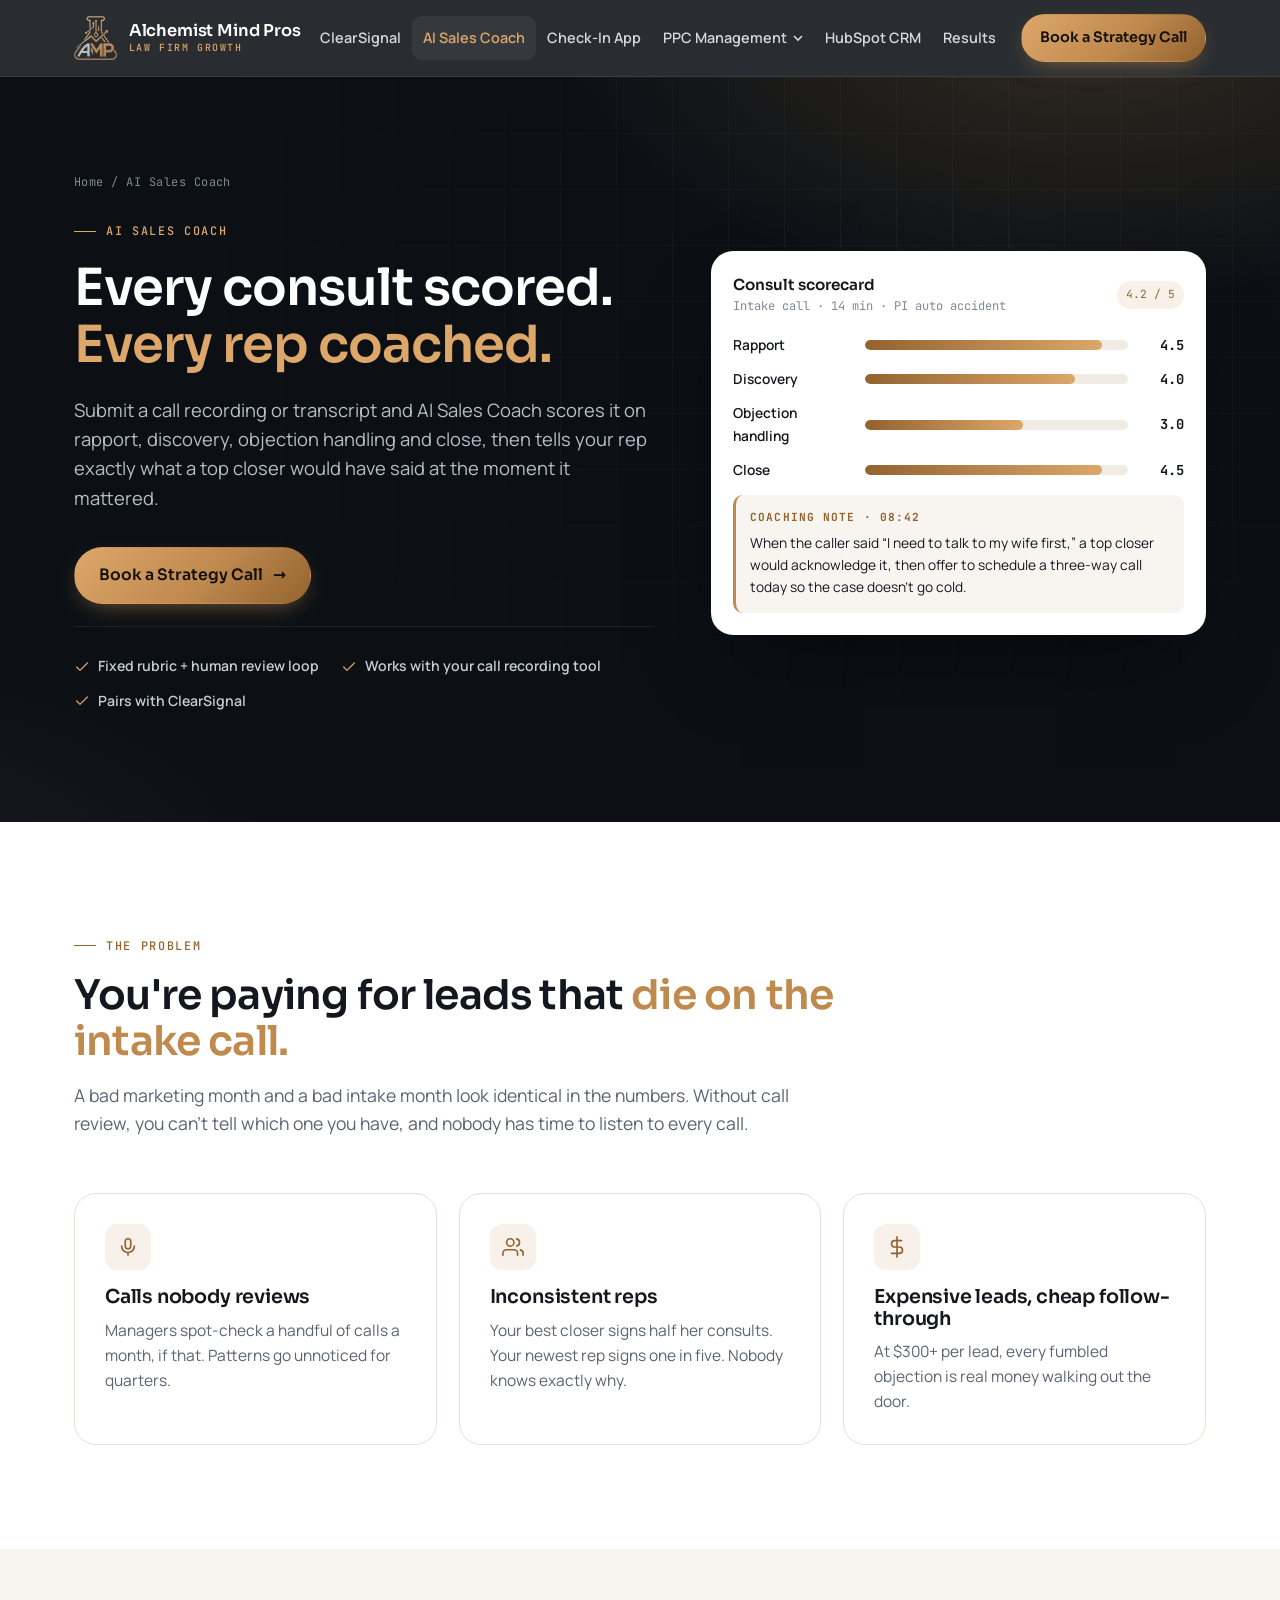
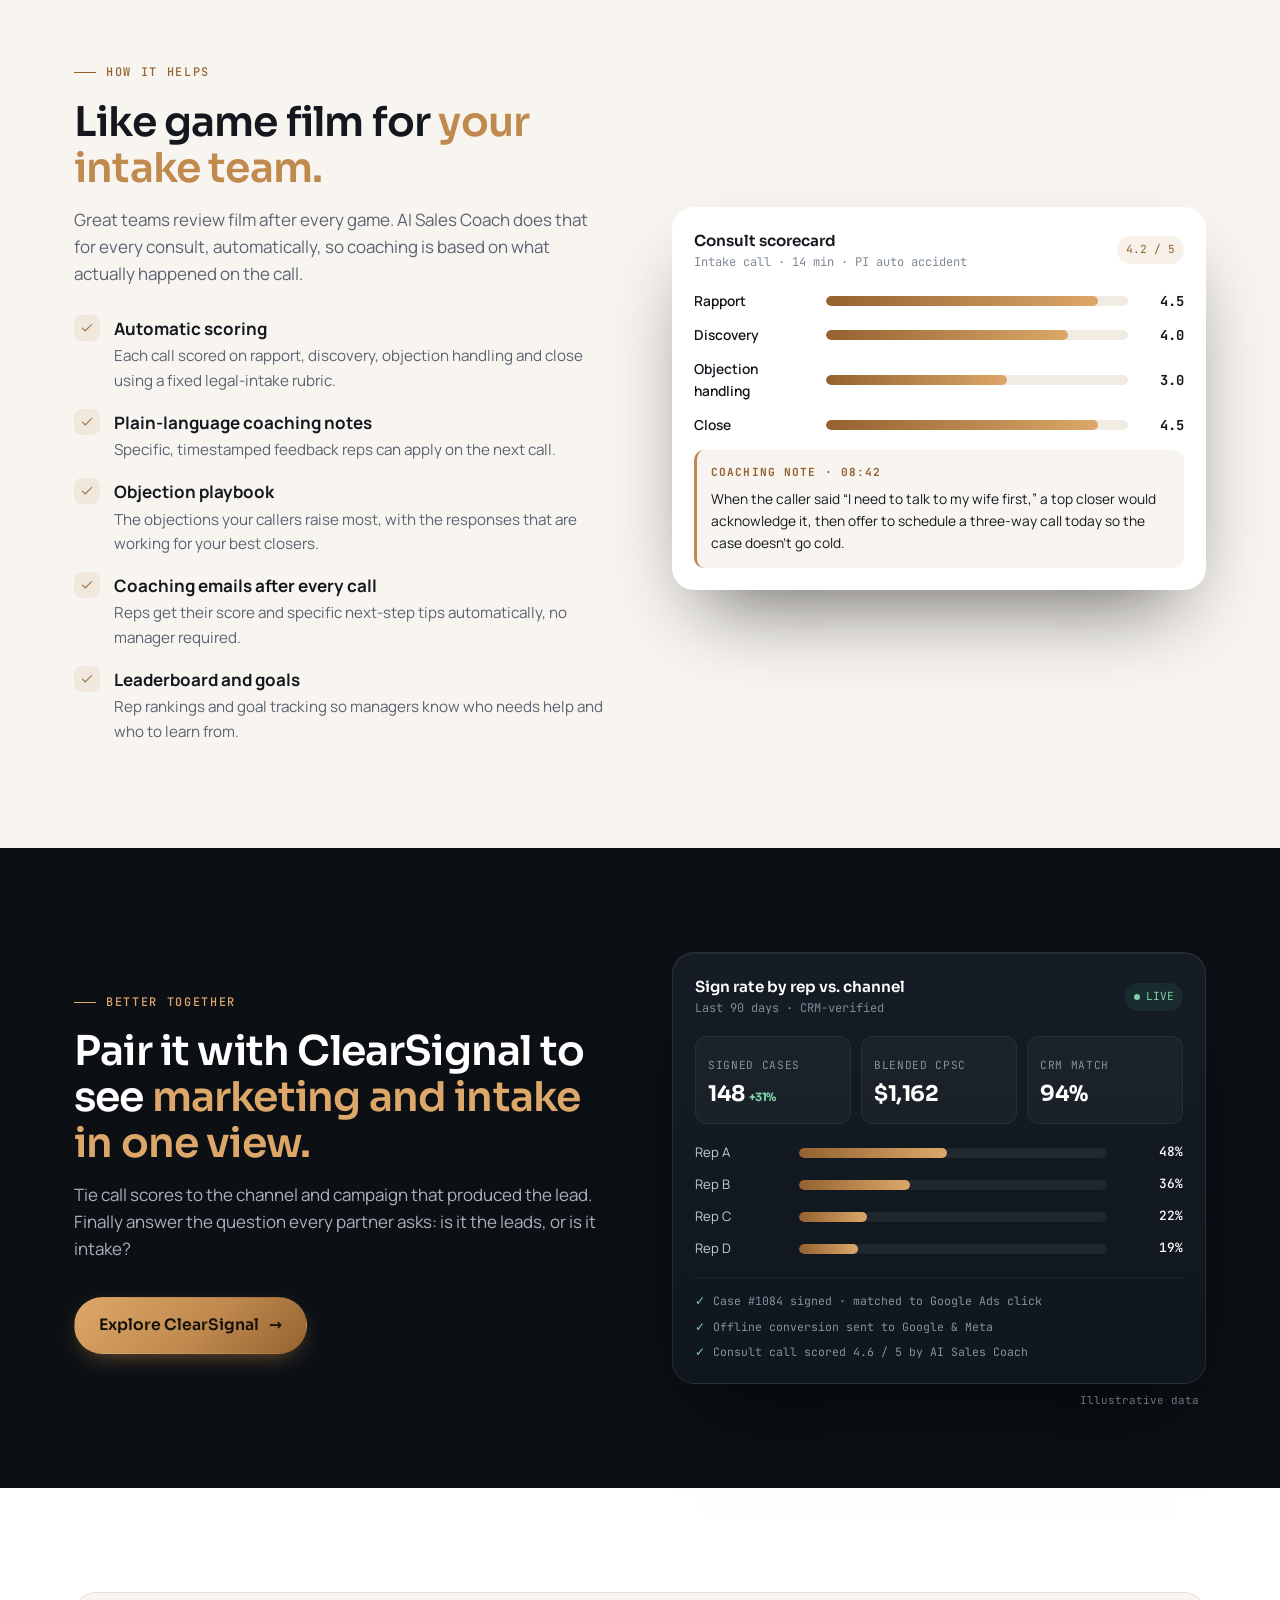
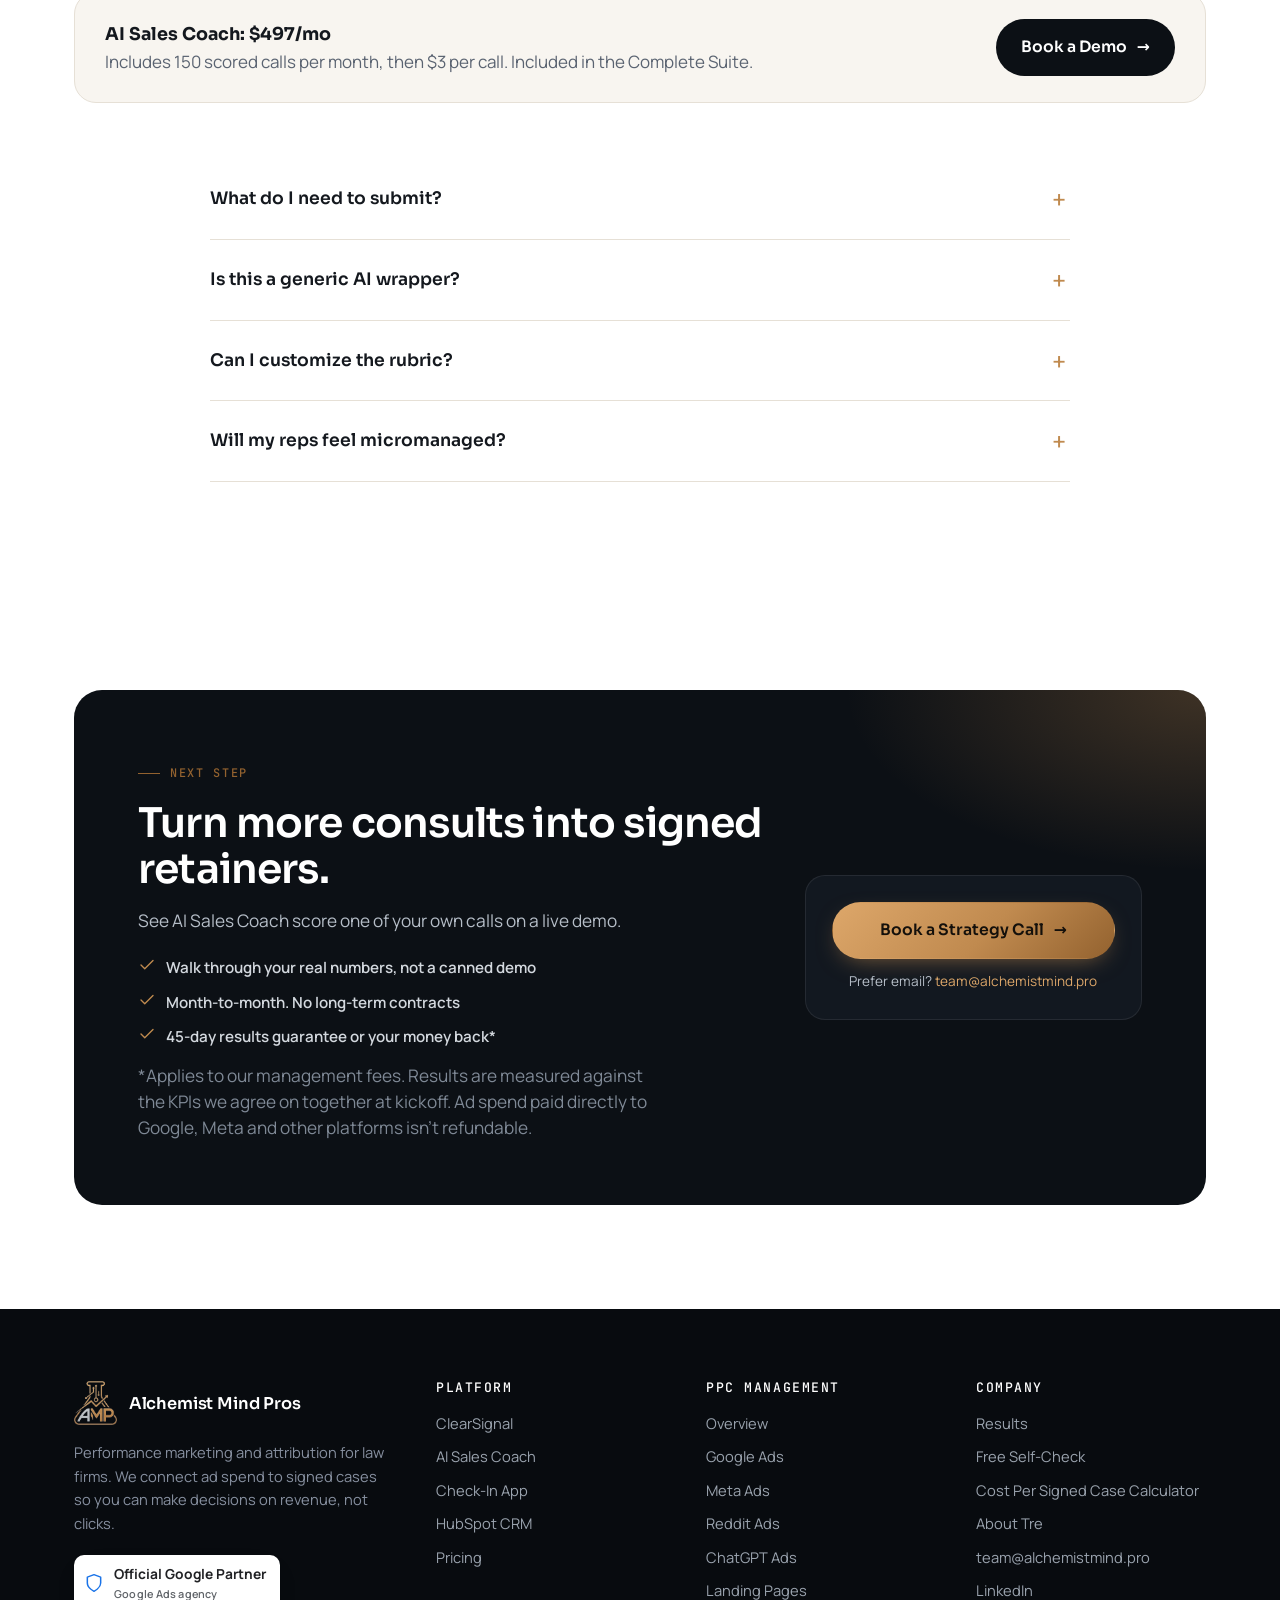
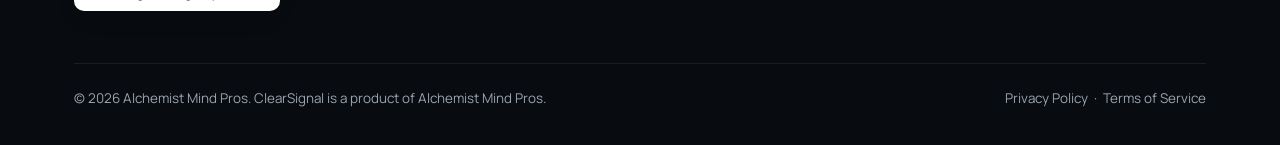
<file: ai-sales-coach.html>
<!DOCTYPE html>
<html lang="en"><head>
<meta charset="utf-8"><meta name="viewport" content="width=device-width, initial-scale=1">
<title>AI Sales Coach for Law Firm Intake | Score & Coach Every Consult | Alchemist Mind Pros</title><meta name="description" content="AI Sales Coach scores every law firm intake call on rapport, discovery, objection handling and close, with coaching notes for each rep.">
<link rel="canonical" href="https://alchemistmind.pro/ai-sales-coach">
<meta property="og:title" content="AI Sales Coach for Law Firm Intake | Score & Coach Every Consult | Alchemist Mind Pros"><meta property="og:description" content="AI Sales Coach scores every law firm intake call on rapport, discovery, objection handling and close, with coaching notes for each rep."><meta property="og:type" content="website"><meta property="og:image" content="https://alchemistmind.pro/assets/amp-logo.png">
<link rel="icon" href="assets/favicon.png">
<link rel="preconnect" href="https://fonts.googleapis.com"><link rel="preconnect" href="https://fonts.gstatic.com" crossorigin>
<link href="https://fonts.googleapis.com/css2?family=JetBrains+Mono:wght@400;500;600&family=Manrope:wght@400;500;600;700;800&family=Sora:wght@500;600;700&display=swap" rel="stylesheet">
<link rel="stylesheet" href="assets/styles.css?v=202611260136">
<script>(function(w,d,s,l,i){w[l]=w[l]||[];w[l].push({'gtm.start':new Date().getTime(),event:'gtm.js'});var f=d.getElementsByTagName(s)[0],j=d.createElement(s),dl=l!='dataLayer'?'&l='+l:'';j.async=true;j.src='https://www.googletagmanager.com/gtm.js?id='+i+dl;f.parentNode.insertBefore(j,f);})(window,document,'script','dataLayer','GTM-WVP5239R');</script>
</head><body>
<noscript><iframe src="https://www.googletagmanager.com/ns.html?id=GTM-WVP5239R" height="0" width="0" style="display:none;visibility:hidden"></iframe></noscript>
<header class="site-header"><div class="wrap nav">
<a class="brand" href="index.html" aria-label="Alchemist Mind Pros home"><img src="assets/amp-logo-256.png" alt="Alchemist Mind Pros logo" width="44" height="45"><span class="brand-name">Alchemist Mind Pros<small>Law firm growth</small></span></a>
<ul class="nav-links"><li><a href="clearsignal.html">ClearSignal</a></li><li><a href="ai-sales-coach.html" class="active">AI Sales Coach</a></li><li><a href="check-in-app.html">Check-In App</a></li><li class="has-dd"><a href="ppc-management.html">PPC Management <svg class="chev" viewBox="0 0 10 10"><path d="M1 3l4 4 4-4" stroke="currentColor" fill="none" stroke-width="1.6"/></svg></a><div class="dropdown"><a href="ppc-management.html"><span class="dd-ico">&#9733;</span><span><strong>PPC Management overview</strong><span>How we run paid media for law firms</span></span></a><div class="dd-foot"><a href="google-ads.html"><span class="dd-ico">G</span><span><strong>Google Ads</strong><span>Search, LSA and PMax built on signed-case data</span></span></a><a href="meta-ads.html"><span class="dd-ico">M</span><span><strong>Meta Ads</strong><span>Facebook and Instagram that feed intake, not just forms</span></span></a><a href="reddit-ads.html"><span class="dd-ico">R</span><span><strong>Reddit Ads</strong><span>Reach people researching their legal problem</span></span></a><a href="chatgpt-ads.html"><span class="dd-ico">AI</span><span><strong>ChatGPT Ads</strong><span>Show up inside ChatGPT conversations</span></span></a></div></div></li><li><a href="hubspot-crm.html">HubSpot CRM</a></li><li><a href="index.html#results">Results</a></li></ul>
<div class="nav-cta"><a href="#book" class="btn btn-primary js-book" data-loc="nav"><span class="btn-text">Book a Strategy Call</span> </a><button class="burger" aria-label="Menu" aria-expanded="false"><span></span><span></span><span></span></button></div>
</div><nav class="mobile-menu"><a href="clearsignal.html">ClearSignal</a><a href="ai-sales-coach.html">AI Sales Coach</a><a href="check-in-app.html">Check-In App</a><a href="ppc-management.html">PPC Management</a><div class="sub"><a href="google-ads.html">Google Ads</a><a href="meta-ads.html">Meta Ads</a><a href="reddit-ads.html">Reddit Ads</a><a href="chatgpt-ads.html">ChatGPT Ads</a></div><a href="hubspot-crm.html">HubSpot CRM</a><a href="index.html#results">Results</a><a href="#book" class="btn btn-primary js-book" data-loc="mobile">Book a Strategy Call <span class="arr">&rarr;</span></a></nav></header>
<main><section class="hero"><div class="wrap hero-grid">
<div><div class="breadcrumb"><a href="index.html">Home</a> / AI Sales Coach</div><span class="eyebrow">AI Sales Coach</span><h1>Every consult scored. <span class='accent'>Every rep coached.</span></h1><p class="lede">Submit a call recording or transcript and AI Sales Coach scores it on rapport, discovery, objection handling and close, then tells your rep exactly what a top closer would have said at the moment it mattered.</p><div class="btn-row"><a href="#book" class="btn btn-primary js-book" data-loc="hero">Book a Strategy Call <span class="arr">&rarr;</span></a></div><div class="trust-row"><span class="trust-item"><svg class="" width="16" height="16" viewBox="0 0 24 24" fill="none" stroke="currentColor" stroke-width="1.8" stroke-linecap="round" stroke-linejoin="round" aria-hidden="true"><path d="M20 6 9 17l-5-5"/></svg>Fixed rubric + human review loop</span><span class="trust-item"><svg class="" width="16" height="16" viewBox="0 0 24 24" fill="none" stroke="currentColor" stroke-width="1.8" stroke-linecap="round" stroke-linejoin="round" aria-hidden="true"><path d="M20 6 9 17l-5-5"/></svg>Works with your call recording tool</span><span class="trust-item"><svg class="" width="16" height="16" viewBox="0 0 24 24" fill="none" stroke="currentColor" stroke-width="1.8" stroke-linecap="round" stroke-linejoin="round" aria-hidden="true"><path d="M20 6 9 17l-5-5"/></svg>Pairs with ClearSignal</span></div></div>
<div><div class="mock reveal"><div class="dash-top"><div><div class="dash-title" style="color:var(--text)">Consult scorecard</div><div class="dash-sub">Intake call &middot; 14 min &middot; PI auto accident</div></div><span class="live" style="background:var(--copper-soft);color:var(--copper-deep)">4.2 / 5</span></div>
<div class="score-row"><span>Rapport</span><div class="bar"><i data-w="90%"></i></div><b>4.5</b></div>
<div class="score-row"><span>Discovery</span><div class="bar"><i data-w="80%"></i></div><b>4.0</b></div>
<div class="score-row"><span>Objection handling</span><div class="bar"><i data-w="60%"></i></div><b>3.0</b></div>
<div class="score-row"><span>Close</span><div class="bar"><i data-w="90%"></i></div><b>4.5</b></div>
<div class="coach-note"><b>COACHING NOTE &middot; 08:42</b>When the caller said &ldquo;I need to talk to my wife first,&rdquo; a top closer would acknowledge it, then offer to schedule a three-way call today so the case doesn't go cold.</div></div></div></div></section>
<section><div class="wrap"><div class="sec-head reveal"><span class="eyebrow">The problem</span><h2>You're paying for leads that <span class="accent">die on the intake call.</span></h2><p>A bad marketing month and a bad intake month look identical in the numbers. Without call review, you can't tell which one you have, and nobody has time to listen to every call.</p></div>
<div class="grid-3"><div class="card reveal"><div class="ico"><svg class="" width="22" height="22" viewBox="0 0 24 24" fill="none" stroke="currentColor" stroke-width="1.8" stroke-linecap="round" stroke-linejoin="round" aria-hidden="true"><rect x="9" y="3" width="6" height="11" rx="3"/><path d="M5 11a7 7 0 0 0 14 0M12 18v3"/></svg></div><h3>Calls nobody reviews</h3><p>Managers spot-check a handful of calls a month, if that. Patterns go unnoticed for quarters.</p></div><div class="card reveal"><div class="ico"><svg class="" width="22" height="22" viewBox="0 0 24 24" fill="none" stroke="currentColor" stroke-width="1.8" stroke-linecap="round" stroke-linejoin="round" aria-hidden="true"><path d="M17 21v-2a4 4 0 0 0-4-4H5a4 4 0 0 0-4 4v2"/><circle cx="9" cy="7" r="4"/><path d="M23 21v-2a4 4 0 0 0-3-3.9M16 3.1a4 4 0 0 1 0 7.8"/></svg></div><h3>Inconsistent reps</h3><p>Your best closer signs half her consults. Your newest rep signs one in five. Nobody knows exactly why.</p></div><div class="card reveal"><div class="ico"><svg class="" width="22" height="22" viewBox="0 0 24 24" fill="none" stroke="currentColor" stroke-width="1.8" stroke-linecap="round" stroke-linejoin="round" aria-hidden="true"><path d="M12 1v22M17 5H9.5a3.5 3.5 0 0 0 0 7h5a3.5 3.5 0 0 1 0 7H6"/></svg></div><h3>Expensive leads, cheap follow-through</h3><p>At $300+ per lead, every fumbled objection is real money walking out the door.</p></div></div></div></section>
<section class="sec-paper"><div class="wrap split"><div class="reveal"><span class="eyebrow">How it helps</span><h2>Like game film for <span class="accent">your intake team.</span></h2><p style="margin-top:14px">Great teams review film after every game. AI Sales Coach does that for every consult, automatically, so coaching is based on what actually happened on the call.</p>
<ul class="feat-list"><li><span class="tick"><svg class="" width="14" height="14" viewBox="0 0 24 24" fill="none" stroke="currentColor" stroke-width="1.8" stroke-linecap="round" stroke-linejoin="round" aria-hidden="true"><path d="M20 6 9 17l-5-5"/></svg></span><div><b>Automatic scoring</b><p>Each call scored on rapport, discovery, objection handling and close using a fixed legal-intake rubric.</p></div></li><li><span class="tick"><svg class="" width="14" height="14" viewBox="0 0 24 24" fill="none" stroke="currentColor" stroke-width="1.8" stroke-linecap="round" stroke-linejoin="round" aria-hidden="true"><path d="M20 6 9 17l-5-5"/></svg></span><div><b>Plain-language coaching notes</b><p>Specific, timestamped feedback reps can apply on the next call.</p></div></li><li><span class="tick"><svg class="" width="14" height="14" viewBox="0 0 24 24" fill="none" stroke="currentColor" stroke-width="1.8" stroke-linecap="round" stroke-linejoin="round" aria-hidden="true"><path d="M20 6 9 17l-5-5"/></svg></span><div><b>Objection playbook</b><p>The objections your callers raise most, with the responses that are working for your best closers.</p></div></li><li><span class="tick"><svg class="" width="14" height="14" viewBox="0 0 24 24" fill="none" stroke="currentColor" stroke-width="1.8" stroke-linecap="round" stroke-linejoin="round" aria-hidden="true"><path d="M20 6 9 17l-5-5"/></svg></span><div><b>Coaching emails after every call</b><p>Reps get their score and specific next-step tips automatically, no manager required.</p></div></li><li><span class="tick"><svg class="" width="14" height="14" viewBox="0 0 24 24" fill="none" stroke="currentColor" stroke-width="1.8" stroke-linecap="round" stroke-linejoin="round" aria-hidden="true"><path d="M20 6 9 17l-5-5"/></svg></span><div><b>Leaderboard and goals</b><p>Rep rankings and goal tracking so managers know who needs help and who to learn from.</p></div></li></ul></div>
<div class="reveal"><div class="mock"><div class="dash-top"><div><div class="dash-title" style="color:var(--text)">Consult scorecard</div><div class="dash-sub">Intake call &middot; 14 min &middot; PI auto accident</div></div><span class="live" style="background:var(--copper-soft);color:var(--copper-deep)">4.2 / 5</span></div>
<div class="score-row"><span>Rapport</span><div class="bar"><i data-w="90%"></i></div><b>4.5</b></div>
<div class="score-row"><span>Discovery</span><div class="bar"><i data-w="80%"></i></div><b>4.0</b></div>
<div class="score-row"><span>Objection handling</span><div class="bar"><i data-w="60%"></i></div><b>3.0</b></div>
<div class="score-row"><span>Close</span><div class="bar"><i data-w="90%"></i></div><b>4.5</b></div>
<div class="coach-note"><b>COACHING NOTE &middot; 08:42</b>When the caller said &ldquo;I need to talk to my wife first,&rdquo; a top closer would acknowledge it, then offer to schedule a three-way call today so the case doesn't go cold.</div></div></div></div></section>
<section class="sec-dark"><div class="wrap split rev"><div class="reveal"><div class="dash" role="img" aria-label="Illustrative ClearSignal dashboard">
<div class="dash-top"><div><div class="dash-title">Sign rate by rep vs. channel</div><div class="dash-sub">Last 90 days &middot; CRM-verified</div></div><span class="live"><i></i>LIVE</span></div>
<div class="kpis"><div class="kpi"><span>Signed cases</span><b>148<em>+31%</em></b></div><div class="kpi"><span>Blended CPSC</span><b>$1,162</b></div><div class="kpi"><span>CRM match</span><b>94%</b></div></div>
<div class="bars"><div class="bar-row"><span>Rep A</span><div class="bar"><i data-w="48%"></i></div><b>48%</b></div><div class="bar-row"><span>Rep B</span><div class="bar"><i data-w="36%"></i></div><b>36%</b></div><div class="bar-row"><span>Rep C</span><div class="bar"><i data-w="22%"></i></div><b>22%</b></div><div class="bar-row"><span>Rep D</span><div class="bar"><i data-w="19%"></i></div><b>19%</b></div></div>
<div class="ticker"><div><span class="ok">&#10003;</span> Case #1084 signed &middot; matched to Google Ads click</div><div><span class="ok">&#10003;</span> Offline conversion sent to Google &amp; Meta</div><div><span class="ok">&#10003;</span> Consult call scored 4.6 / 5 by AI Sales Coach</div></div>
<span class="illus">Illustrative data</span></div></div>
<div class="reveal"><span class="eyebrow">Better together</span><h2>Pair it with ClearSignal to see <span class="accent">marketing and intake in one view.</span></h2><p style="margin-top:14px">Tie call scores to the channel and campaign that produced the lead. Finally answer the question every partner asks: is it the leads, or is it intake?</p><div class="btn-row"><a class="btn btn-primary" href="clearsignal.html">Explore ClearSignal <span class="arr">&rarr;</span></a></div></div></div></section>
<section><div class="wrap"><div class="mini-cta reveal" style="margin-top:0"><div><b>AI Sales Coach: $497/mo</b><p>Includes 150 scored calls per month, then $3 per call. Included in the Complete Suite.</p></div><a href="#book" class="btn btn-dark js-book" data-loc="coach-price">Book a Demo <span class="arr">&rarr;</span></a></div>
<div style="margin-top:56px"><div class="faq"><details><summary>What do I need to submit?</summary><p>A call recording or transcript. It works with most call recording and tracking tools you already use.</p></details><details><summary>Is this a generic AI wrapper?</summary><p>No. Scoring uses a fixed rubric built for legal intake, with a human review loop to keep feedback accurate.</p></details><details><summary>Can I customize the rubric?</summary><p>Yes. We map scoring to your intake process and terminology during onboarding.</p></details><details><summary>Will my reps feel micromanaged?</summary><p>The best teams use it as coaching, not surveillance. Reps get specific notes they can use on the next call, and wins are celebrated on the leaderboard.</p></details></div></div></div></section>
<section id="book"><div class="wrap"><div class="cta-band reveal">
<div><span class="eyebrow">Next step</span><h2>Turn more consults into signed retainers.</h2><p>See AI Sales Coach score one of your own calls on a live demo.</p><ul><li><svg class="check" width="18" height="18" viewBox="0 0 24 24" fill="none" stroke="currentColor" stroke-width="1.8" stroke-linecap="round" stroke-linejoin="round" aria-hidden="true"><path d="M20 6 9 17l-5-5"/></svg>Walk through your real numbers, not a canned demo</li><li><svg class="check" width="18" height="18" viewBox="0 0 24 24" fill="none" stroke="currentColor" stroke-width="1.8" stroke-linecap="round" stroke-linejoin="round" aria-hidden="true"><path d="M20 6 9 17l-5-5"/></svg>Month-to-month. No long-term contracts</li><li><svg class="check" width="18" height="18" viewBox="0 0 24 24" fill="none" stroke="currentColor" stroke-width="1.8" stroke-linecap="round" stroke-linejoin="round" aria-hidden="true"><path d="M20 6 9 17l-5-5"/></svg>45-day results guarantee or your money back*</li></ul><p class="g-note dark">*Applies to our management fees. Results are measured against the KPIs we agree on together at kickoff. Ad spend paid directly to Google, Meta and other platforms isn't refundable.</p></div>
<div class="book-box"><div id="calendly-inline"></div><a href="#book" class="btn btn-primary js-book" data-loc="cta-band">Book a Strategy Call <span class="arr">&rarr;</span></a><p>Prefer email? <a href="mailto:team@alchemistmind.pro" style="color:var(--copper-2)">team@alchemistmind.pro</a></p></div>
</div></div></section>
</main>
<div class="sticky-cta"><a href="#book" class="btn btn-primary js-book" data-loc="sticky">Book a Strategy Call <span class="arr">&rarr;</span></a></div>
<footer class="site-footer"><div class="wrap">
<div class="foot-grid">
<div class="foot-brand"><a class="brand" href="index.html"><img src="assets/amp-logo-256.png" alt="" width="44" height="45"><span class="brand-name">Alchemist Mind Pros</span></a>
<p>Performance marketing and attribution for law firms. We connect ad spend to signed cases so you can make decisions on revenue, not clicks.</p><span class="gp-badge" title="Alchemist Mind Pros is an official Google Partner"><svg class="gp-ico" width="20" height="20" viewBox="0 0 24 24" fill="none" stroke="currentColor" stroke-width="1.8" stroke-linecap="round" stroke-linejoin="round" aria-hidden="true"><path d="M12 22s8-4 8-10V5l-8-3-8 3v7c0 6 8 10 8 10z"/></svg><span>Official Google Partner<small>Google Ads agency</small></span></span></div>
<div><h4>Platform</h4><ul><li><a href="clearsignal.html">ClearSignal</a></li><li><a href="ai-sales-coach.html">AI Sales Coach</a></li><li><a href="check-in-app.html">Check-In App</a></li><li><a href="hubspot-crm.html">HubSpot CRM</a></li><li><a href="clearsignal.html#pricing">Pricing</a></li></ul></div>
<div><h4>PPC Management</h4><ul><li><a href="ppc-management.html">Overview</a></li><li><a href="google-ads.html">Google Ads</a></li><li><a href="meta-ads.html">Meta Ads</a></li><li><a href="reddit-ads.html">Reddit Ads</a></li><li><a href="chatgpt-ads.html">ChatGPT Ads</a></li><li><a href="ppc-management.html#landing-pages">Landing Pages</a></li></ul></div>
<div><h4>Company</h4><ul><li><a href="index.html#results">Results</a></li><li><a href="index.html#quiz">Free Self-Check</a></li><li><a href="index.html#calculator">Cost Per Signed Case Calculator</a></li><li><a href="index.html#founder">About Tre</a></li><li><a href="mailto:team@alchemistmind.pro">team@alchemistmind.pro</a></li><li><a href="https://www.linkedin.com/company/108311767/" target="_blank" rel="noopener">LinkedIn</a></li></ul></div>
</div>
<div class="foot-bottom"><span>&copy; <span class="yr">2026</span> Alchemist Mind Pros. ClearSignal is a product of Alchemist Mind Pros.</span><span><a href="privacy/">Privacy Policy</a> &nbsp;&middot;&nbsp; <a href="terms-app/">Terms of Service</a></span></div>
</div></footer>
<script src="assets/main.js?v=202611260136"></script>
</body></html>
</file>
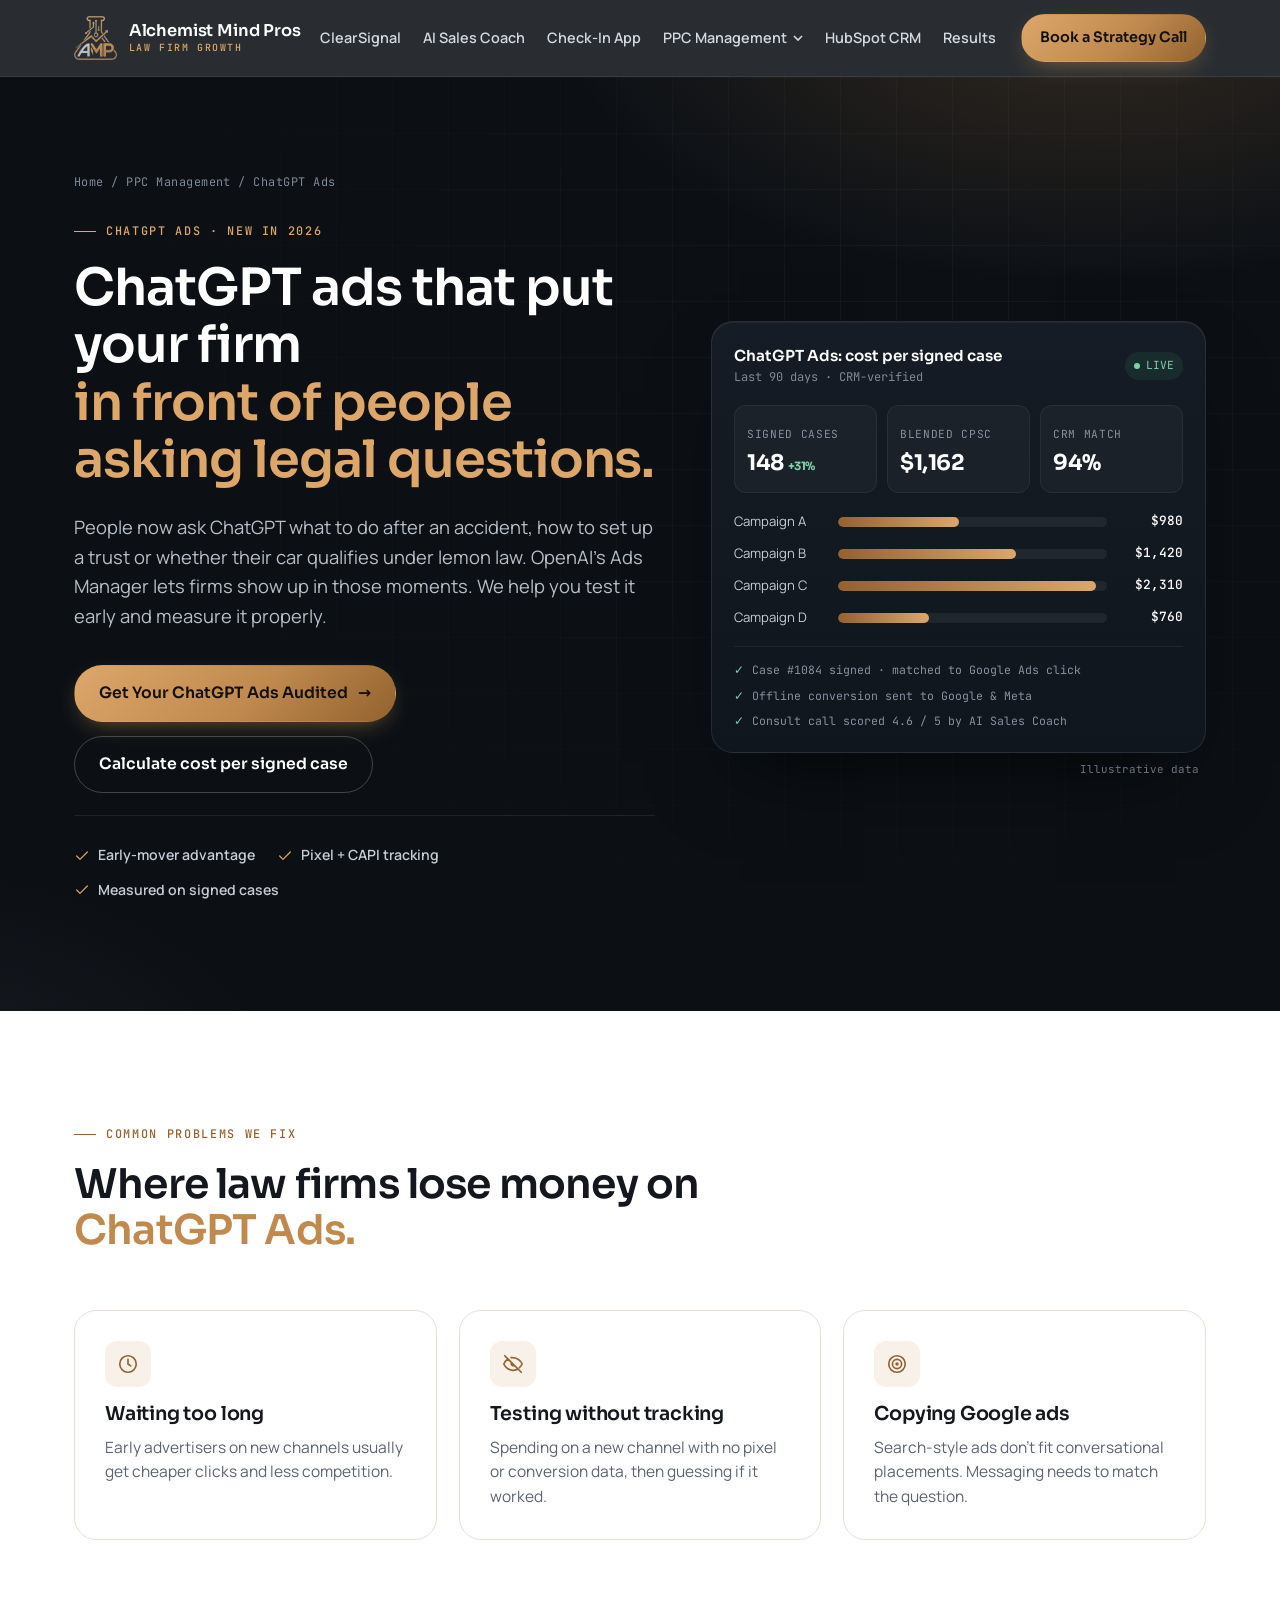
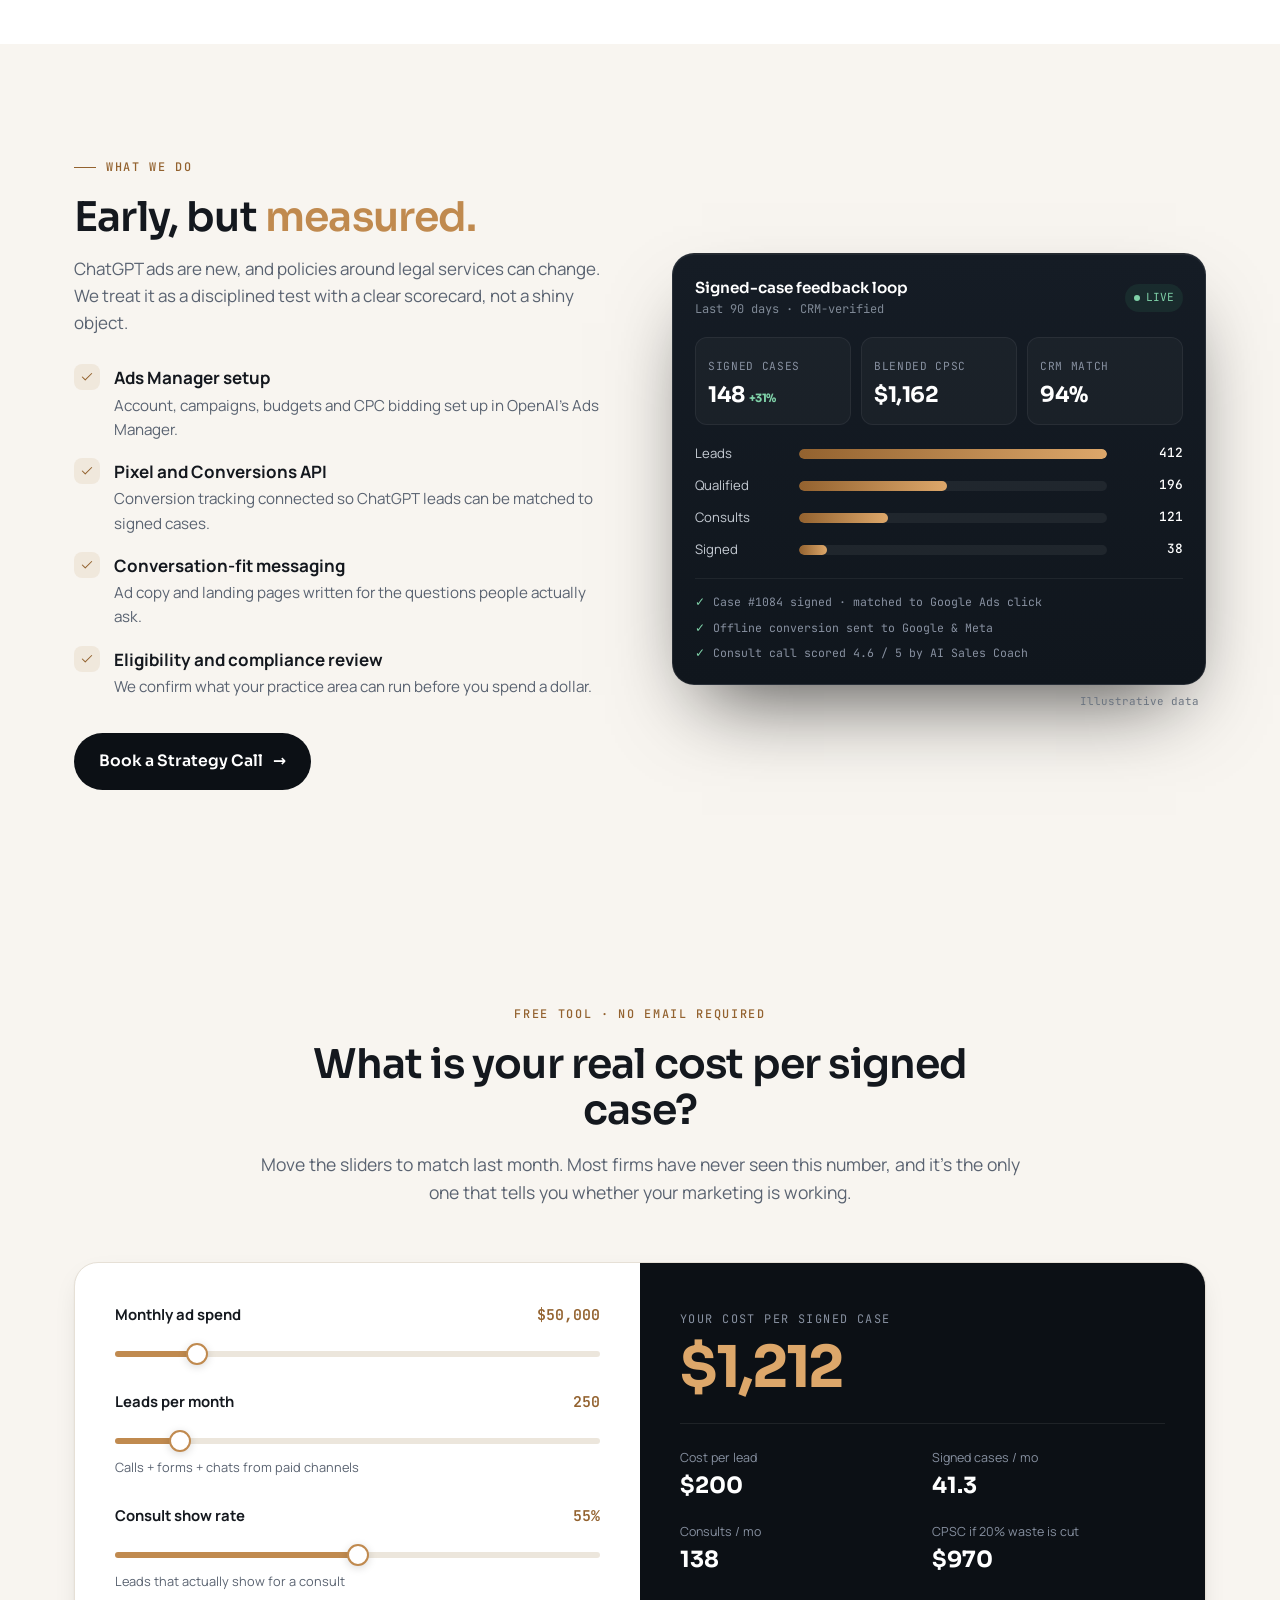
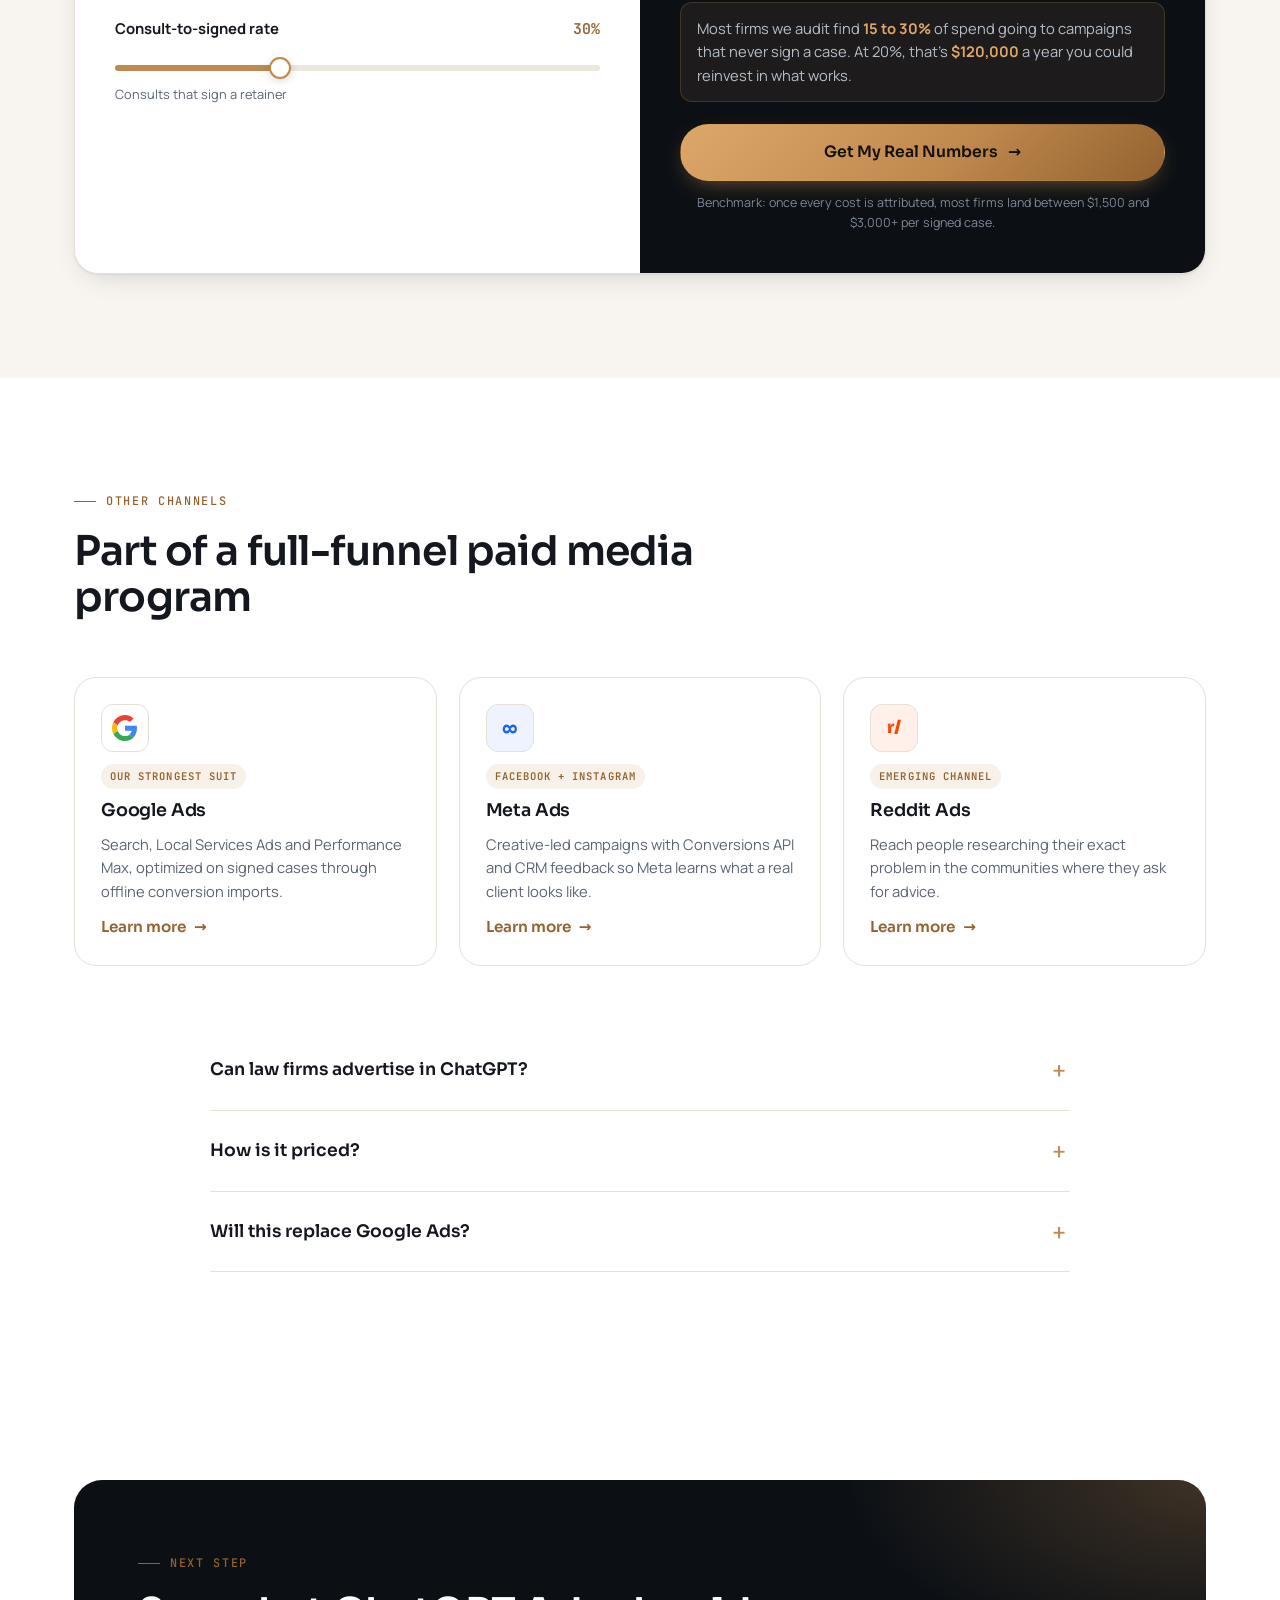
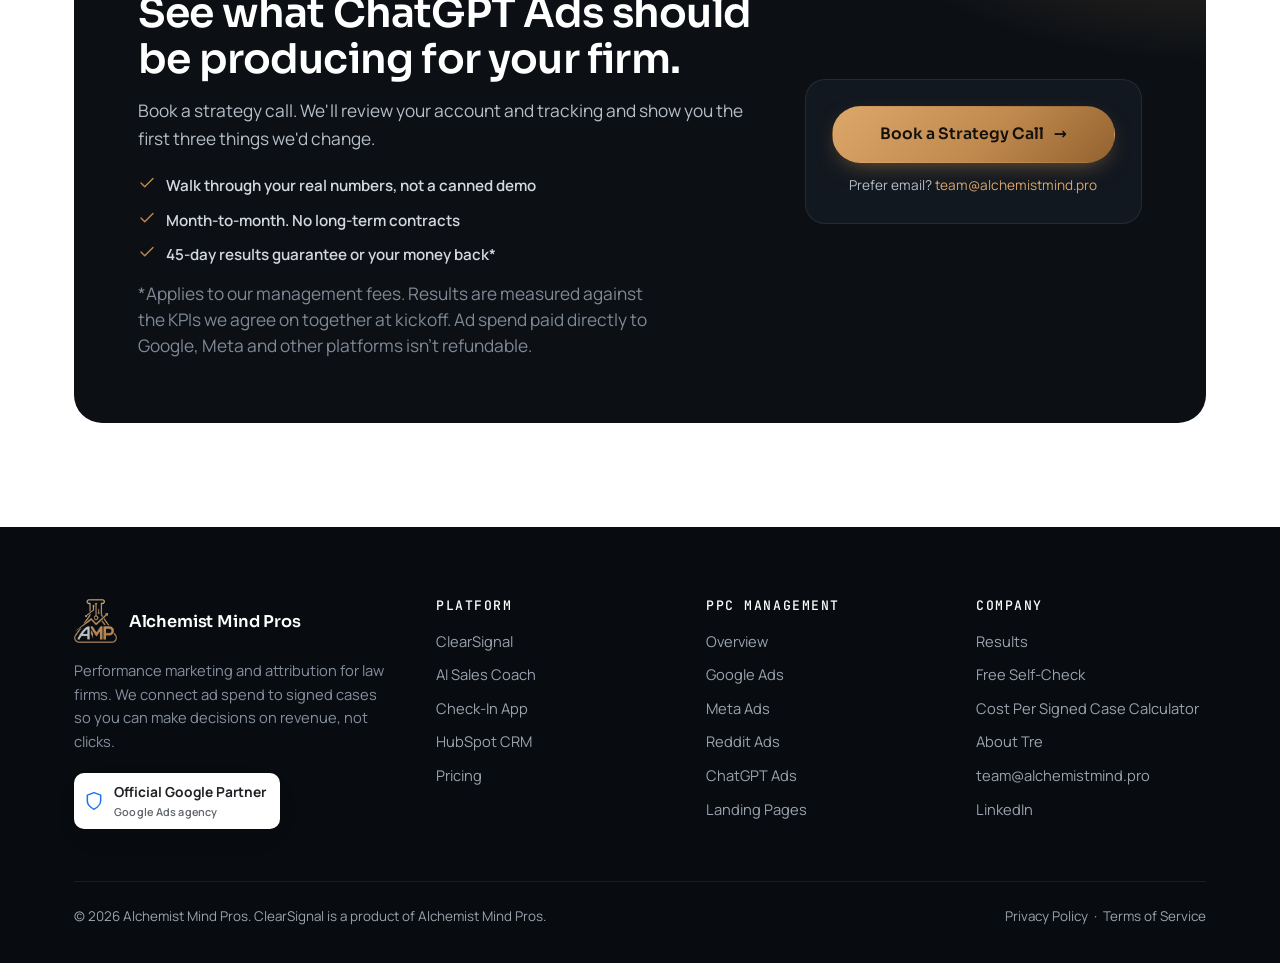
<file: chatgpt-ads.html>
<!DOCTYPE html>
<html lang="en"><head>
<meta charset="utf-8"><meta name="viewport" content="width=device-width, initial-scale=1">
<title>ChatGPT Ads for Law Firms | OpenAI Ads Management | Alchemist Mind Pros</title><meta name="description" content="ChatGPT ads management for law firms. Reach people asking ChatGPT about legal problems, with conversion tracking tied to signed cases.">
<link rel="canonical" href="https://alchemistmind.pro/chatgpt-ads">
<meta property="og:title" content="ChatGPT Ads for Law Firms | OpenAI Ads Management | Alchemist Mind Pros"><meta property="og:description" content="ChatGPT ads management for law firms. Reach people asking ChatGPT about legal problems, with conversion tracking tied to signed cases."><meta property="og:type" content="website"><meta property="og:image" content="https://alchemistmind.pro/assets/amp-logo.png">
<link rel="icon" href="assets/favicon.png">
<link rel="preconnect" href="https://fonts.googleapis.com"><link rel="preconnect" href="https://fonts.gstatic.com" crossorigin>
<link href="https://fonts.googleapis.com/css2?family=JetBrains+Mono:wght@400;500;600&family=Manrope:wght@400;500;600;700;800&family=Sora:wght@500;600;700&display=swap" rel="stylesheet">
<link rel="stylesheet" href="assets/styles.css?v=202611260136">
<script>(function(w,d,s,l,i){w[l]=w[l]||[];w[l].push({'gtm.start':new Date().getTime(),event:'gtm.js'});var f=d.getElementsByTagName(s)[0],j=d.createElement(s),dl=l!='dataLayer'?'&l='+l:'';j.async=true;j.src='https://www.googletagmanager.com/gtm.js?id='+i+dl;f.parentNode.insertBefore(j,f);})(window,document,'script','dataLayer','GTM-WVP5239R');</script>
</head><body>
<noscript><iframe src="https://www.googletagmanager.com/ns.html?id=GTM-WVP5239R" height="0" width="0" style="display:none;visibility:hidden"></iframe></noscript>
<header class="site-header"><div class="wrap nav">
<a class="brand" href="index.html" aria-label="Alchemist Mind Pros home"><img src="assets/amp-logo-256.png" alt="Alchemist Mind Pros logo" width="44" height="45"><span class="brand-name">Alchemist Mind Pros<small>Law firm growth</small></span></a>
<ul class="nav-links"><li><a href="clearsignal.html">ClearSignal</a></li><li><a href="ai-sales-coach.html">AI Sales Coach</a></li><li><a href="check-in-app.html">Check-In App</a></li><li class="has-dd"><a href="ppc-management.html">PPC Management <svg class="chev" viewBox="0 0 10 10"><path d="M1 3l4 4 4-4" stroke="currentColor" fill="none" stroke-width="1.6"/></svg></a><div class="dropdown"><a href="ppc-management.html"><span class="dd-ico">&#9733;</span><span><strong>PPC Management overview</strong><span>How we run paid media for law firms</span></span></a><div class="dd-foot"><a href="google-ads.html"><span class="dd-ico">G</span><span><strong>Google Ads</strong><span>Search, LSA and PMax built on signed-case data</span></span></a><a href="meta-ads.html"><span class="dd-ico">M</span><span><strong>Meta Ads</strong><span>Facebook and Instagram that feed intake, not just forms</span></span></a><a href="reddit-ads.html"><span class="dd-ico">R</span><span><strong>Reddit Ads</strong><span>Reach people researching their legal problem</span></span></a><a href="chatgpt-ads.html"><span class="dd-ico">AI</span><span><strong>ChatGPT Ads</strong><span>Show up inside ChatGPT conversations</span></span></a></div></div></li><li><a href="hubspot-crm.html">HubSpot CRM</a></li><li><a href="index.html#results">Results</a></li></ul>
<div class="nav-cta"><a href="#book" class="btn btn-primary js-book" data-loc="nav"><span class="btn-text">Book a Strategy Call</span> </a><button class="burger" aria-label="Menu" aria-expanded="false"><span></span><span></span><span></span></button></div>
</div><nav class="mobile-menu"><a href="clearsignal.html">ClearSignal</a><a href="ai-sales-coach.html">AI Sales Coach</a><a href="check-in-app.html">Check-In App</a><a href="ppc-management.html">PPC Management</a><div class="sub"><a href="google-ads.html">Google Ads</a><a href="meta-ads.html">Meta Ads</a><a href="reddit-ads.html">Reddit Ads</a><a href="chatgpt-ads.html">ChatGPT Ads</a></div><a href="hubspot-crm.html">HubSpot CRM</a><a href="index.html#results">Results</a><a href="#book" class="btn btn-primary js-book" data-loc="mobile">Book a Strategy Call <span class="arr">&rarr;</span></a></nav></header>
<main><section class="hero"><div class="wrap hero-grid">
<div><div class="breadcrumb"><a href="index.html">Home</a> / <a href="ppc-management.html">PPC Management</a> / ChatGPT Ads</div><span class="eyebrow">ChatGPT Ads &middot; New in 2026</span><h1><span class="static">ChatGPT ads that put your firm</span><span class="rotator" aria-live="polite"><span>in front of people asking legal questions.</span><span>ahead of competitors still waiting.</span><span>into the AI search conversation.</span><span>on the scoreboard with signed cases.</span></span></h1><p class="lede">People now ask ChatGPT what to do after an accident, how to set up a trust or whether their car qualifies under lemon law. OpenAI's Ads Manager lets firms show up in those moments. We help you test it early and measure it properly.</p><div class="btn-row"><a href="#book" class="btn btn-primary js-book" data-loc="chatgpt-hero">Get Your ChatGPT Ads Audited <span class="arr">&rarr;</span></a><a href="#calculator" class="btn btn-ghost">Calculate cost per signed case</a></div><div class="trust-row"><span class="trust-item"><svg class="" width="16" height="16" viewBox="0 0 24 24" fill="none" stroke="currentColor" stroke-width="1.8" stroke-linecap="round" stroke-linejoin="round" aria-hidden="true"><path d="M20 6 9 17l-5-5"/></svg>Early-mover advantage</span><span class="trust-item"><svg class="" width="16" height="16" viewBox="0 0 24 24" fill="none" stroke="currentColor" stroke-width="1.8" stroke-linecap="round" stroke-linejoin="round" aria-hidden="true"><path d="M20 6 9 17l-5-5"/></svg>Pixel + CAPI tracking</span><span class="trust-item"><svg class="" width="16" height="16" viewBox="0 0 24 24" fill="none" stroke="currentColor" stroke-width="1.8" stroke-linecap="round" stroke-linejoin="round" aria-hidden="true"><path d="M20 6 9 17l-5-5"/></svg>Measured on signed cases</span></div></div>
<div><div class="dash" role="img" aria-label="Illustrative ClearSignal dashboard">
<div class="dash-top"><div><div class="dash-title">ChatGPT Ads: cost per signed case</div><div class="dash-sub">Last 90 days &middot; CRM-verified</div></div><span class="live"><i></i>LIVE</span></div>
<div class="kpis"><div class="kpi"><span>Signed cases</span><b>148<em>+31%</em></b></div><div class="kpi"><span>Blended CPSC</span><b>$1,162</b></div><div class="kpi"><span>CRM match</span><b>94%</b></div></div>
<div class="bars"><div class="bar-row"><span>Campaign A</span><div class="bar"><i data-w="45%"></i></div><b>$980</b></div><div class="bar-row"><span>Campaign B</span><div class="bar"><i data-w="66%"></i></div><b>$1,420</b></div><div class="bar-row"><span>Campaign C</span><div class="bar"><i data-w="96%"></i></div><b>$2,310</b></div><div class="bar-row"><span>Campaign D</span><div class="bar"><i data-w="34%"></i></div><b>$760</b></div></div>
<div class="ticker"><div><span class="ok">&#10003;</span> Case #1084 signed &middot; matched to Google Ads click</div><div><span class="ok">&#10003;</span> Offline conversion sent to Google &amp; Meta</div><div><span class="ok">&#10003;</span> Consult call scored 4.6 / 5 by AI Sales Coach</div></div>
<span class="illus">Illustrative data</span></div></div></div></section>
<section><div class="wrap"><div class="sec-head reveal"><span class="eyebrow">Common problems we fix</span><h2>Where law firms lose money on <span class="accent">ChatGPT Ads.</span></h2></div><div class="grid-3"><div class="card reveal"><div class="ico"><svg class="" width="22" height="22" viewBox="0 0 24 24" fill="none" stroke="currentColor" stroke-width="1.8" stroke-linecap="round" stroke-linejoin="round" aria-hidden="true"><circle cx="12" cy="12" r="9"/><path d="M12 7v5l3 2"/></svg></div><h3>Waiting too long</h3><p>Early advertisers on new channels usually get cheaper clicks and less competition.</p></div><div class="card reveal"><div class="ico"><svg class="" width="22" height="22" viewBox="0 0 24 24" fill="none" stroke="currentColor" stroke-width="1.8" stroke-linecap="round" stroke-linejoin="round" aria-hidden="true"><path d="M3 3l18 18M10.6 10.6a2 2 0 0 0 2.8 2.8M9.9 5.1A10 10 0 0 1 12 5c5 0 9 4.5 10 7a13 13 0 0 1-3 4M6.6 6.6A13 13 0 0 0 2 12c1 2.5 5 7 10 7a10 10 0 0 0 4.2-.9"/></svg></div><h3>Testing without tracking</h3><p>Spending on a new channel with no pixel or conversion data, then guessing if it worked.</p></div><div class="card reveal"><div class="ico"><svg class="" width="22" height="22" viewBox="0 0 24 24" fill="none" stroke="currentColor" stroke-width="1.8" stroke-linecap="round" stroke-linejoin="round" aria-hidden="true"><circle cx="12" cy="12" r="9"/><circle cx="12" cy="12" r="5"/><circle cx="12" cy="12" r="1"/></svg></div><h3>Copying Google ads</h3><p>Search-style ads don't fit conversational placements. Messaging needs to match the question.</p></div></div></div></section>
<section class="sec-paper"><div class="wrap split"><div class="reveal"><span class="eyebrow">What we do</span><h2>Early, but <span class='accent'>measured.</span></h2><p style="margin-top:14px">ChatGPT ads are new, and policies around legal services can change. We treat it as a disciplined test with a clear scorecard, not a shiny object.</p><ul class="feat-list"><li><span class="tick"><svg class="" width="14" height="14" viewBox="0 0 24 24" fill="none" stroke="currentColor" stroke-width="1.8" stroke-linecap="round" stroke-linejoin="round" aria-hidden="true"><path d="M20 6 9 17l-5-5"/></svg></span><div><b>Ads Manager setup</b><p>Account, campaigns, budgets and CPC bidding set up in OpenAI's Ads Manager.</p></div></li><li><span class="tick"><svg class="" width="14" height="14" viewBox="0 0 24 24" fill="none" stroke="currentColor" stroke-width="1.8" stroke-linecap="round" stroke-linejoin="round" aria-hidden="true"><path d="M20 6 9 17l-5-5"/></svg></span><div><b>Pixel and Conversions API</b><p>Conversion tracking connected so ChatGPT leads can be matched to signed cases.</p></div></li><li><span class="tick"><svg class="" width="14" height="14" viewBox="0 0 24 24" fill="none" stroke="currentColor" stroke-width="1.8" stroke-linecap="round" stroke-linejoin="round" aria-hidden="true"><path d="M20 6 9 17l-5-5"/></svg></span><div><b>Conversation-fit messaging</b><p>Ad copy and landing pages written for the questions people actually ask.</p></div></li><li><span class="tick"><svg class="" width="14" height="14" viewBox="0 0 24 24" fill="none" stroke="currentColor" stroke-width="1.8" stroke-linecap="round" stroke-linejoin="round" aria-hidden="true"><path d="M20 6 9 17l-5-5"/></svg></span><div><b>Eligibility and compliance review</b><p>We confirm what your practice area can run before you spend a dollar.</p></div></li></ul><div class="btn-row"><a href="#book" class="btn btn-dark js-book" data-loc="chatgpt-mid">Book a Strategy Call <span class="arr">&rarr;</span></a></div></div>
<div class="reveal"><div class="dash" role="img" aria-label="Illustrative ClearSignal dashboard">
<div class="dash-top"><div><div class="dash-title">Signed-case feedback loop</div><div class="dash-sub">Last 90 days &middot; CRM-verified</div></div><span class="live"><i></i>LIVE</span></div>
<div class="kpis"><div class="kpi"><span>Signed cases</span><b>148<em>+31%</em></b></div><div class="kpi"><span>Blended CPSC</span><b>$1,162</b></div><div class="kpi"><span>CRM match</span><b>94%</b></div></div>
<div class="bars"><div class="bar-row"><span>Leads</span><div class="bar"><i data-w="100%"></i></div><b>412</b></div><div class="bar-row"><span>Qualified</span><div class="bar"><i data-w="48%"></i></div><b>196</b></div><div class="bar-row"><span>Consults</span><div class="bar"><i data-w="29%"></i></div><b>121</b></div><div class="bar-row"><span>Signed</span><div class="bar"><i data-w="9%"></i></div><b>38</b></div></div>
<div class="ticker"><div><span class="ok">&#10003;</span> Case #1084 signed &middot; matched to Google Ads click</div><div><span class="ok">&#10003;</span> Offline conversion sent to Google &amp; Meta</div><div><span class="ok">&#10003;</span> Consult call scored 4.6 / 5 by AI Sales Coach</div></div>
<span class="illus">Illustrative data</span></div></div></div></section>
<section id="calculator" class="sec-paper"><div class="wrap">
<div class="sec-head center reveal"><span class="eyebrow">Free tool &middot; No email required</span><h2>What is your real cost per signed case?</h2><p>Move the sliders to match last month. Most firms have never seen this number, and it's the only one that tells you whether your marketing is working.</p></div>
<div class="calc reveal"><div class="calc-in">
<div class="field"><label for="c-spend">Monthly ad spend<output for="c-spend"></output></label><input type="range" id="c-spend" name="spend" min="5000" max="300000" step="1000" value="50000" data-fmt="$"></div>
<div class="field"><label for="c-leads">Leads per month<output for="c-leads"></output></label><input type="range" id="c-leads" name="leads" min="20" max="2000" step="5" value="250" data-fmt="n"><div class=hint>Calls + forms + chats from paid channels</div></div>
<div class="field"><label for="c-show">Consult show rate<output for="c-show"></output></label><input type="range" id="c-show" name="show" min="10" max="100" step="1" value="55" data-fmt="%"><div class=hint>Leads that actually show for a consult</div></div>
<div class="field"><label for="c-close">Consult-to-signed rate<output for="c-close"></output></label><input type="range" id="c-close" name="close" min="5" max="80" step="1" value="30" data-fmt="%"><div class=hint>Consults that sign a retainer</div></div>
</div><div class="calc-out">
<div class="out-main"><span>Your cost per signed case</span><b class="o-cpsc">$0</b></div>
<div class="out-grid"><div><span>Cost per lead</span><b class="o-cpl">$0</b></div><div><span>Signed cases / mo</span><b class="o-signed">0</b></div><div><span>Consults / mo</span><b class="o-consults">0</b></div><div><span>CPSC if 20% waste is cut</span><b class="o-after">$0</b></div></div>
<div class="out-note">Most firms we audit find <b>15 to 30%</b> of spend going to campaigns that never sign a case. At 20%, that's <b class="o-yearly">$0</b> a year you could reinvest in what works.</div>
<a href="#book" class="btn btn-primary js-book" data-loc="calculator">Get My Real Numbers <span class="arr">&rarr;</span></a>
<p class="fine">Benchmark: once every cost is attributed, most firms land between $1,500 and $3,000+ per signed case.</p>
</div></div></div></section>
<section><div class="wrap"><div class="sec-head reveal"><span class="eyebrow">Other channels</span><h2>Part of a full-funnel paid media program</h2></div><div class="grid-3"><a class="channel reveal" href="google-ads.html"><span class="logo-chip" style="background:#fff"><svg width="26" height="26" viewBox="0 0 48 48" aria-hidden="true"><path fill="#EA4335" d="M24 9.5c3.5 0 6.6 1.2 9.1 3.6l6.8-6.8C35.8 2.4 30.3 0 24 0 14.6 0 6.6 5.4 2.6 13.3l7.9 6.1C12.4 13.6 17.7 9.5 24 9.5z"/><path fill="#4285F4" d="M46.1 24.6c0-1.6-.1-3.1-.4-4.6H24v9h12.4c-.5 2.9-2.2 5.3-4.6 6.9l7.4 5.8c4.3-4 6.9-9.9 6.9-17.1z"/><path fill="#FBBC05" d="M10.5 28.6A14.5 14.5 0 0 1 9.5 24c0-1.6.3-3.1.8-4.6l-7.9-6.1A24 24 0 0 0 0 24c0 3.9.9 7.5 2.6 10.7l7.9-6.1z"/><path fill="#34A853" d="M24 48c6.5 0 11.9-2.1 15.9-5.8l-7.4-5.8c-2.1 1.4-4.8 2.3-8.5 2.3-6.3 0-11.6-4.1-13.5-9.8l-7.9 6.1C6.6 42.6 14.6 48 24 48z"/></svg></span><span class="pill">Our strongest suit</span><h3>Google Ads</h3><p>Search, Local Services Ads and Performance Max, optimized on signed cases through offline conversion imports.</p><span class="link-arrow">Learn more <span class="arr">&rarr;</span></span></a><a class="channel reveal" href="meta-ads.html"><span class="logo-chip" style="background:#EEF3FF;color:#1D63ED;font-weight:800;font-size:1.3rem">&infin;</span><span class="pill">Facebook + Instagram</span><h3>Meta Ads</h3><p>Creative-led campaigns with Conversions API and CRM feedback so Meta learns what a real client looks like.</p><span class="link-arrow">Learn more <span class="arr">&rarr;</span></span></a><a class="channel reveal" href="reddit-ads.html"><span class="logo-chip" style="background:#FFF0EA;color:#FF4500;font-weight:800;font-family:var(--font-h)">r/</span><span class="pill">Emerging channel</span><h3>Reddit Ads</h3><p>Reach people researching their exact problem in the communities where they ask for advice.</p><span class="link-arrow">Learn more <span class="arr">&rarr;</span></span></a></div>
<div style="margin-top:64px"><div class="faq"><details><summary>Can law firms advertise in ChatGPT?</summary><p>OpenAI's self-serve Ads Manager is open to U.S. advertisers, with some category restrictions. We'll confirm eligibility for your practice area before launching.</p></details><details><summary>How is it priced?</summary><p>ChatGPT ads support cost-per-click bidding. We recommend a defined test budget measured on qualified leads and signed cases.</p></details><details><summary>Will this replace Google Ads?</summary><p>No. For most firms Google remains the core channel. ChatGPT ads are an incremental test to capture AI-assisted research.</p></details></div></div></div></section>
<section id="book"><div class="wrap"><div class="cta-band reveal">
<div><span class="eyebrow">Next step</span><h2>See what ChatGPT Ads should be producing for your firm.</h2><p>Book a strategy call. We'll review your account and tracking and show you the first three things we'd change.</p><ul><li><svg class="check" width="18" height="18" viewBox="0 0 24 24" fill="none" stroke="currentColor" stroke-width="1.8" stroke-linecap="round" stroke-linejoin="round" aria-hidden="true"><path d="M20 6 9 17l-5-5"/></svg>Walk through your real numbers, not a canned demo</li><li><svg class="check" width="18" height="18" viewBox="0 0 24 24" fill="none" stroke="currentColor" stroke-width="1.8" stroke-linecap="round" stroke-linejoin="round" aria-hidden="true"><path d="M20 6 9 17l-5-5"/></svg>Month-to-month. No long-term contracts</li><li><svg class="check" width="18" height="18" viewBox="0 0 24 24" fill="none" stroke="currentColor" stroke-width="1.8" stroke-linecap="round" stroke-linejoin="round" aria-hidden="true"><path d="M20 6 9 17l-5-5"/></svg>45-day results guarantee or your money back*</li></ul><p class="g-note dark">*Applies to our management fees. Results are measured against the KPIs we agree on together at kickoff. Ad spend paid directly to Google, Meta and other platforms isn't refundable.</p></div>
<div class="book-box"><div id="calendly-inline"></div><a href="#book" class="btn btn-primary js-book" data-loc="cta-band">Book a Strategy Call <span class="arr">&rarr;</span></a><p>Prefer email? <a href="mailto:team@alchemistmind.pro" style="color:var(--copper-2)">team@alchemistmind.pro</a></p></div>
</div></div></section>
</main>
<div class="sticky-cta"><a href="#book" class="btn btn-primary js-book" data-loc="sticky">Book a Strategy Call <span class="arr">&rarr;</span></a></div>
<footer class="site-footer"><div class="wrap">
<div class="foot-grid">
<div class="foot-brand"><a class="brand" href="index.html"><img src="assets/amp-logo-256.png" alt="" width="44" height="45"><span class="brand-name">Alchemist Mind Pros</span></a>
<p>Performance marketing and attribution for law firms. We connect ad spend to signed cases so you can make decisions on revenue, not clicks.</p><span class="gp-badge" title="Alchemist Mind Pros is an official Google Partner"><svg class="gp-ico" width="20" height="20" viewBox="0 0 24 24" fill="none" stroke="currentColor" stroke-width="1.8" stroke-linecap="round" stroke-linejoin="round" aria-hidden="true"><path d="M12 22s8-4 8-10V5l-8-3-8 3v7c0 6 8 10 8 10z"/></svg><span>Official Google Partner<small>Google Ads agency</small></span></span></div>
<div><h4>Platform</h4><ul><li><a href="clearsignal.html">ClearSignal</a></li><li><a href="ai-sales-coach.html">AI Sales Coach</a></li><li><a href="check-in-app.html">Check-In App</a></li><li><a href="hubspot-crm.html">HubSpot CRM</a></li><li><a href="clearsignal.html#pricing">Pricing</a></li></ul></div>
<div><h4>PPC Management</h4><ul><li><a href="ppc-management.html">Overview</a></li><li><a href="google-ads.html">Google Ads</a></li><li><a href="meta-ads.html">Meta Ads</a></li><li><a href="reddit-ads.html">Reddit Ads</a></li><li><a href="chatgpt-ads.html">ChatGPT Ads</a></li><li><a href="ppc-management.html#landing-pages">Landing Pages</a></li></ul></div>
<div><h4>Company</h4><ul><li><a href="index.html#results">Results</a></li><li><a href="index.html#quiz">Free Self-Check</a></li><li><a href="index.html#calculator">Cost Per Signed Case Calculator</a></li><li><a href="index.html#founder">About Tre</a></li><li><a href="mailto:team@alchemistmind.pro">team@alchemistmind.pro</a></li><li><a href="https://www.linkedin.com/company/108311767/" target="_blank" rel="noopener">LinkedIn</a></li></ul></div>
</div>
<div class="foot-bottom"><span>&copy; <span class="yr">2026</span> Alchemist Mind Pros. ClearSignal is a product of Alchemist Mind Pros.</span><span><a href="privacy/">Privacy Policy</a> &nbsp;&middot;&nbsp; <a href="terms-app/">Terms of Service</a></span></div>
</div></footer>
<script src="assets/main.js?v=202611260136"></script>
</body></html>
</file>
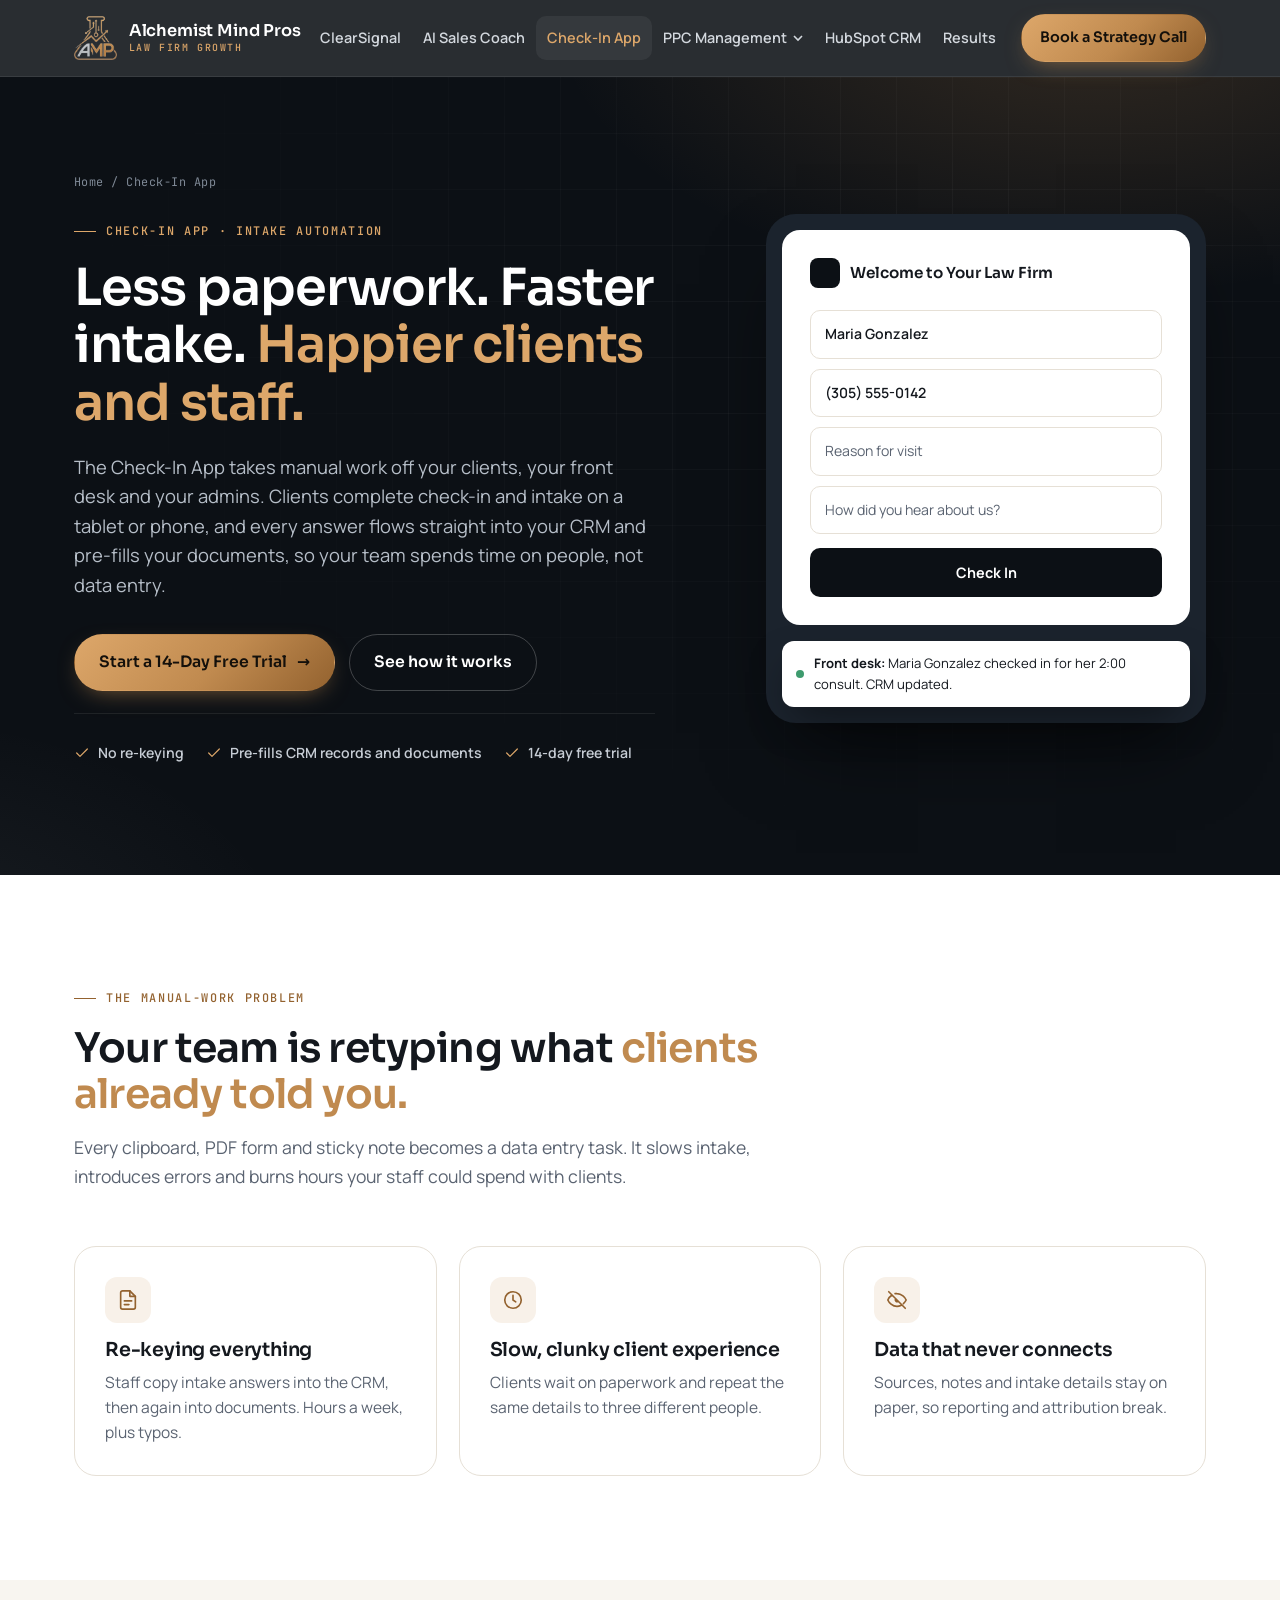
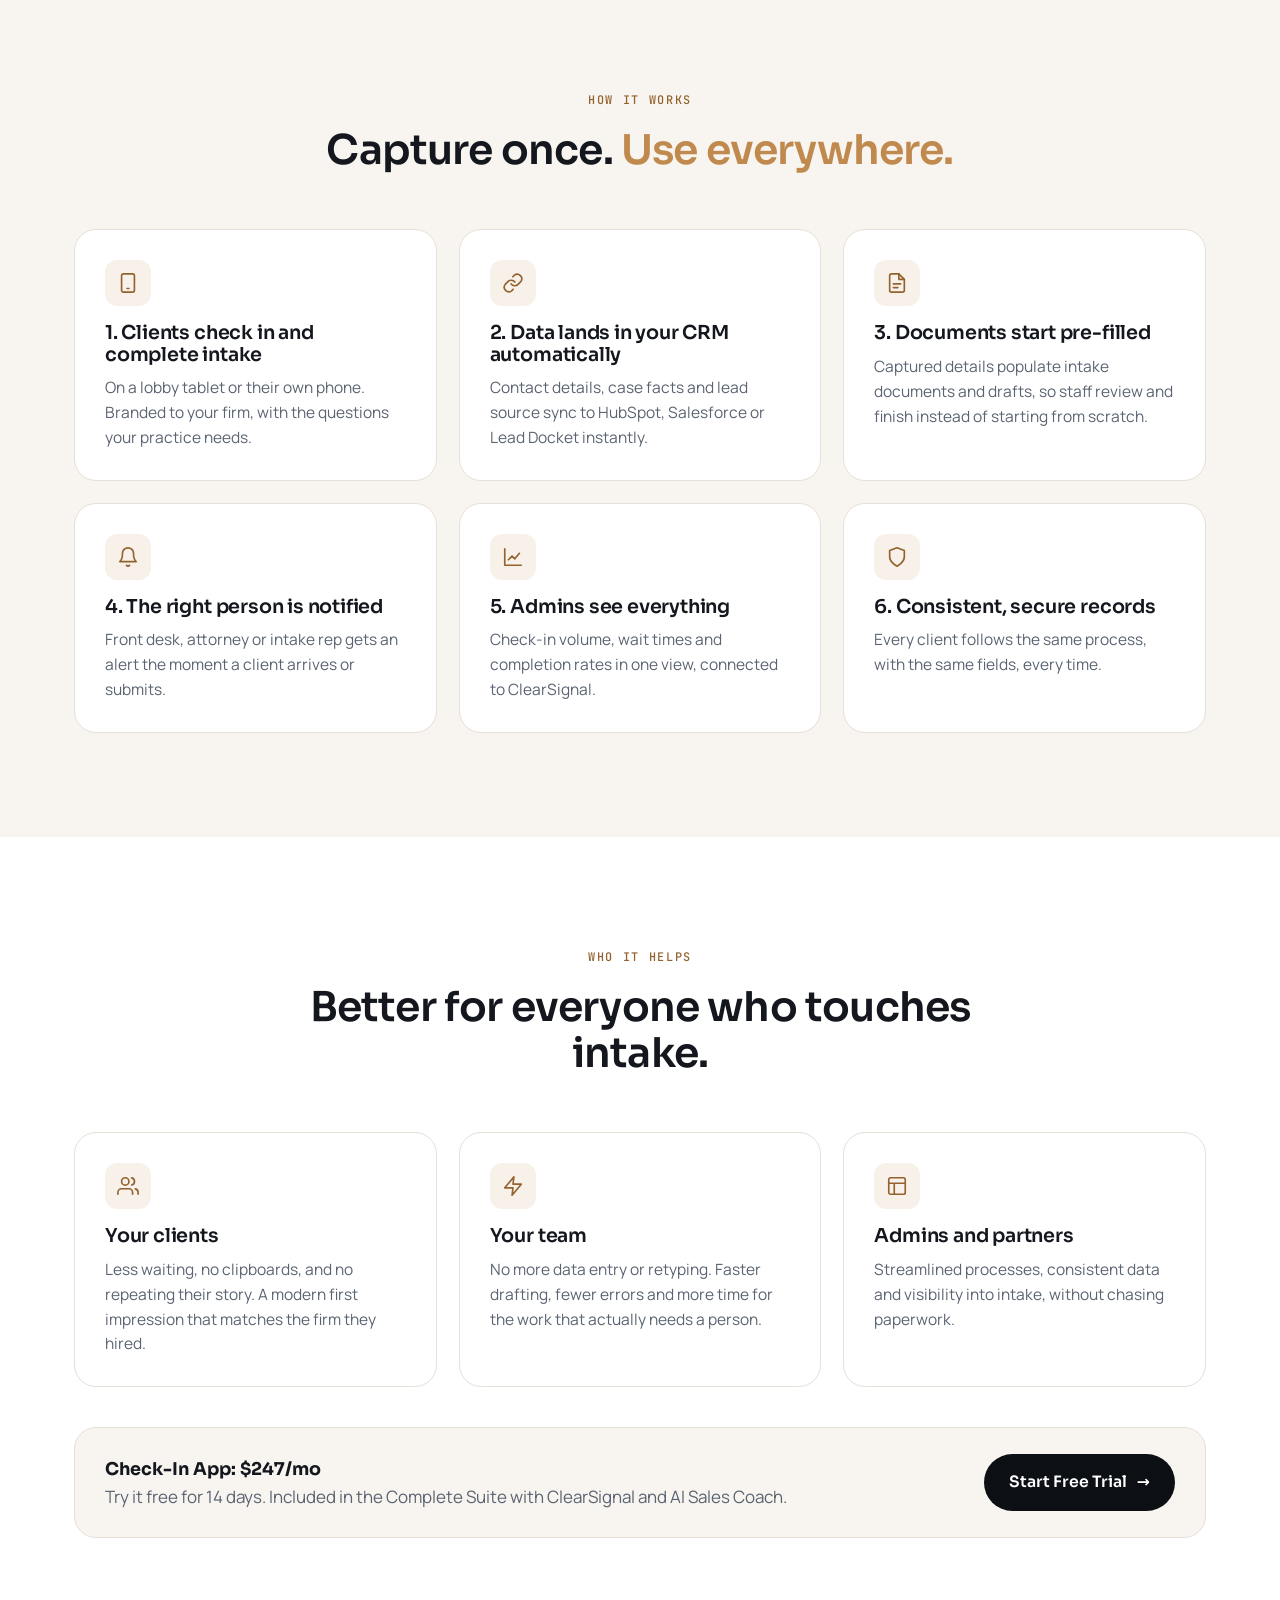
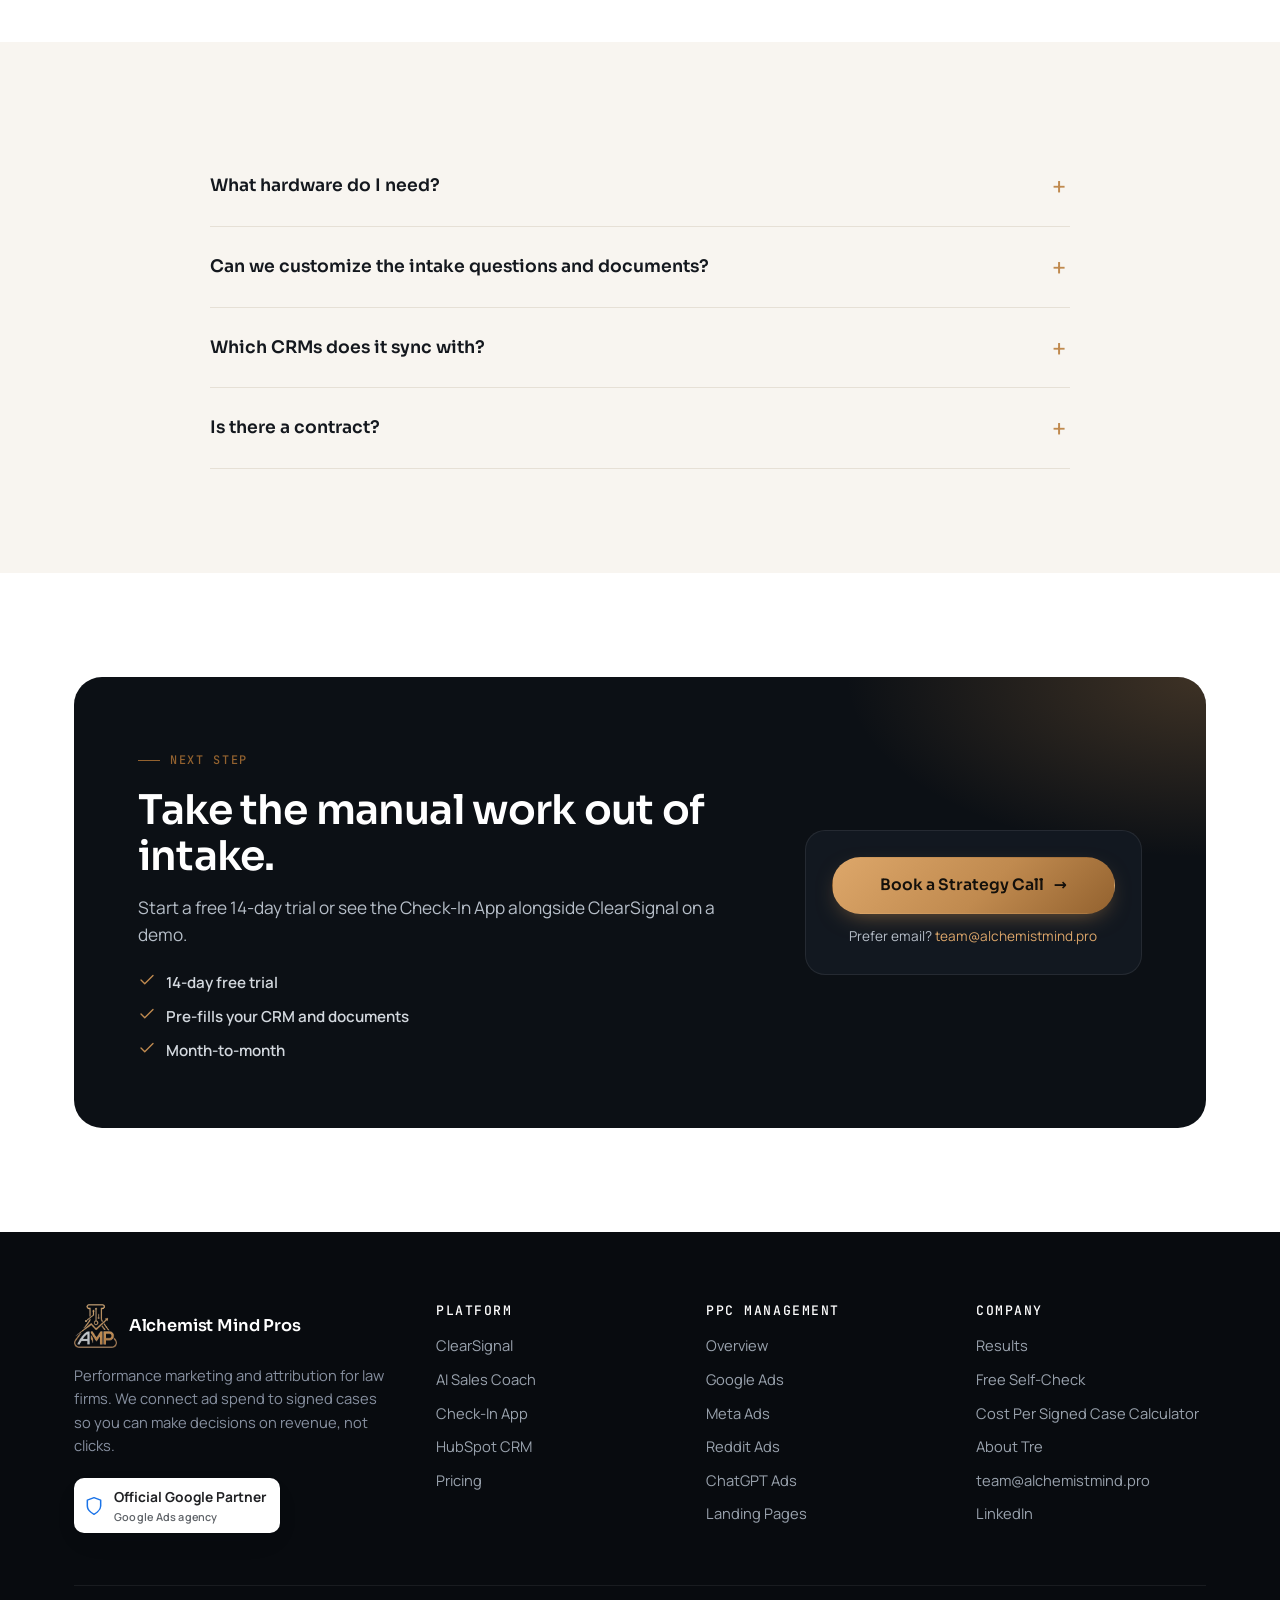
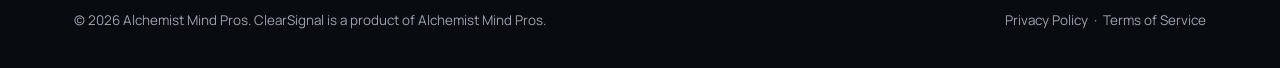
<file: check-in-app.html>
<!DOCTYPE html>
<html lang="en"><head>
<meta charset="utf-8"><meta name="viewport" content="width=device-width, initial-scale=1">
<title>Law Firm Check-In & Intake Automation App | Alchemist Mind Pros</title><meta name="description" content="Digital check-in and intake that syncs to your CRM and pre-fills documents. Less manual work for clients, staff and admins. 14-day free trial.">
<link rel="canonical" href="https://alchemistmind.pro/check-in-app">
<meta property="og:title" content="Law Firm Check-In & Intake Automation App | Alchemist Mind Pros"><meta property="og:description" content="Digital check-in and intake that syncs to your CRM and pre-fills documents. Less manual work for clients, staff and admins. 14-day free trial."><meta property="og:type" content="website"><meta property="og:image" content="https://alchemistmind.pro/assets/amp-logo.png">
<link rel="icon" href="assets/favicon.png">
<link rel="preconnect" href="https://fonts.googleapis.com"><link rel="preconnect" href="https://fonts.gstatic.com" crossorigin>
<link href="https://fonts.googleapis.com/css2?family=JetBrains+Mono:wght@400;500;600&family=Manrope:wght@400;500;600;700;800&family=Sora:wght@500;600;700&display=swap" rel="stylesheet">
<link rel="stylesheet" href="assets/styles.css?v=202611260136">
<script>(function(w,d,s,l,i){w[l]=w[l]||[];w[l].push({'gtm.start':new Date().getTime(),event:'gtm.js'});var f=d.getElementsByTagName(s)[0],j=d.createElement(s),dl=l!='dataLayer'?'&l='+l:'';j.async=true;j.src='https://www.googletagmanager.com/gtm.js?id='+i+dl;f.parentNode.insertBefore(j,f);})(window,document,'script','dataLayer','GTM-WVP5239R');</script>
</head><body>
<noscript><iframe src="https://www.googletagmanager.com/ns.html?id=GTM-WVP5239R" height="0" width="0" style="display:none;visibility:hidden"></iframe></noscript>
<header class="site-header"><div class="wrap nav">
<a class="brand" href="index.html" aria-label="Alchemist Mind Pros home"><img src="assets/amp-logo-256.png" alt="Alchemist Mind Pros logo" width="44" height="45"><span class="brand-name">Alchemist Mind Pros<small>Law firm growth</small></span></a>
<ul class="nav-links"><li><a href="clearsignal.html">ClearSignal</a></li><li><a href="ai-sales-coach.html">AI Sales Coach</a></li><li><a href="check-in-app.html" class="active">Check-In App</a></li><li class="has-dd"><a href="ppc-management.html">PPC Management <svg class="chev" viewBox="0 0 10 10"><path d="M1 3l4 4 4-4" stroke="currentColor" fill="none" stroke-width="1.6"/></svg></a><div class="dropdown"><a href="ppc-management.html"><span class="dd-ico">&#9733;</span><span><strong>PPC Management overview</strong><span>How we run paid media for law firms</span></span></a><div class="dd-foot"><a href="google-ads.html"><span class="dd-ico">G</span><span><strong>Google Ads</strong><span>Search, LSA and PMax built on signed-case data</span></span></a><a href="meta-ads.html"><span class="dd-ico">M</span><span><strong>Meta Ads</strong><span>Facebook and Instagram that feed intake, not just forms</span></span></a><a href="reddit-ads.html"><span class="dd-ico">R</span><span><strong>Reddit Ads</strong><span>Reach people researching their legal problem</span></span></a><a href="chatgpt-ads.html"><span class="dd-ico">AI</span><span><strong>ChatGPT Ads</strong><span>Show up inside ChatGPT conversations</span></span></a></div></div></li><li><a href="hubspot-crm.html">HubSpot CRM</a></li><li><a href="index.html#results">Results</a></li></ul>
<div class="nav-cta"><a href="#book" class="btn btn-primary js-book" data-loc="nav"><span class="btn-text">Book a Strategy Call</span> </a><button class="burger" aria-label="Menu" aria-expanded="false"><span></span><span></span><span></span></button></div>
</div><nav class="mobile-menu"><a href="clearsignal.html">ClearSignal</a><a href="ai-sales-coach.html">AI Sales Coach</a><a href="check-in-app.html">Check-In App</a><a href="ppc-management.html">PPC Management</a><div class="sub"><a href="google-ads.html">Google Ads</a><a href="meta-ads.html">Meta Ads</a><a href="reddit-ads.html">Reddit Ads</a><a href="chatgpt-ads.html">ChatGPT Ads</a></div><a href="hubspot-crm.html">HubSpot CRM</a><a href="index.html#results">Results</a><a href="#book" class="btn btn-primary js-book" data-loc="mobile">Book a Strategy Call <span class="arr">&rarr;</span></a></nav></header>
<main><section class="hero"><div class="wrap hero-grid">
<div><div class="breadcrumb"><a href="index.html">Home</a> / Check-In App</div><span class="eyebrow">Check-In App &middot; Intake automation</span><h1>Less paperwork. Faster intake. <span class='accent'>Happier clients and staff.</span></h1><p class="lede">The Check-In App takes manual work off your clients, your front desk and your admins. Clients complete check-in and intake on a tablet or phone, and every answer flows straight into your CRM and pre-fills your documents, so your team spends time on people, not data entry.</p><div class="btn-row"><a href="#book" class="btn btn-primary js-book" data-loc="checkin-hero">Start a 14-Day Free Trial <span class="arr">&rarr;</span></a><a href="#how" class="btn btn-ghost">See how it works</a></div><div class="trust-row"><span class="trust-item"><svg class="" width="16" height="16" viewBox="0 0 24 24" fill="none" stroke="currentColor" stroke-width="1.8" stroke-linecap="round" stroke-linejoin="round" aria-hidden="true"><path d="M20 6 9 17l-5-5"/></svg>No re-keying</span><span class="trust-item"><svg class="" width="16" height="16" viewBox="0 0 24 24" fill="none" stroke="currentColor" stroke-width="1.8" stroke-linecap="round" stroke-linejoin="round" aria-hidden="true"><path d="M20 6 9 17l-5-5"/></svg>Pre-fills CRM records and documents</span><span class="trust-item"><svg class="" width="16" height="16" viewBox="0 0 24 24" fill="none" stroke="currentColor" stroke-width="1.8" stroke-linecap="round" stroke-linejoin="round" aria-hidden="true"><path d="M20 6 9 17l-5-5"/></svg>14-day free trial</span></div></div>
<div><div class="tablet reveal"><div class="tablet-screen"><div class="tlogo"><i></i>Welcome to Your Law Firm</div>
<div class="tfield filled">Maria Gonzalez</div><div class="tfield filled">(305) 555-0142</div><div class="tfield">Reason for visit</div><div class="tfield">How did you hear about us?</div><div class="tbtn">Check In</div></div>
<div class="notif"><i></i><span><b>Front desk:</b> Maria Gonzalez checked in for her 2:00 consult. CRM updated.</span></div></div></div></div></section>
<section><div class="wrap"><div class="sec-head reveal"><span class="eyebrow">The manual-work problem</span><h2>Your team is retyping what <span class="accent">clients already told you.</span></h2><p>Every clipboard, PDF form and sticky note becomes a data entry task. It slows intake, introduces errors and burns hours your staff could spend with clients.</p></div>
<div class="grid-3"><div class="card reveal"><div class="ico"><svg class="" width="22" height="22" viewBox="0 0 24 24" fill="none" stroke="currentColor" stroke-width="1.8" stroke-linecap="round" stroke-linejoin="round" aria-hidden="true"><path d="M14 2H6a2 2 0 0 0-2 2v16a2 2 0 0 0 2 2h12a2 2 0 0 0 2-2V8z"/><path d="M14 2v6h6M8 13h8M8 17h5"/></svg></div><h3>Re-keying everything</h3><p>Staff copy intake answers into the CRM, then again into documents. Hours a week, plus typos.</p></div><div class="card reveal"><div class="ico"><svg class="" width="22" height="22" viewBox="0 0 24 24" fill="none" stroke="currentColor" stroke-width="1.8" stroke-linecap="round" stroke-linejoin="round" aria-hidden="true"><circle cx="12" cy="12" r="9"/><path d="M12 7v5l3 2"/></svg></div><h3>Slow, clunky client experience</h3><p>Clients wait on paperwork and repeat the same details to three different people.</p></div><div class="card reveal"><div class="ico"><svg class="" width="22" height="22" viewBox="0 0 24 24" fill="none" stroke="currentColor" stroke-width="1.8" stroke-linecap="round" stroke-linejoin="round" aria-hidden="true"><path d="M3 3l18 18M10.6 10.6a2 2 0 0 0 2.8 2.8M9.9 5.1A10 10 0 0 1 12 5c5 0 9 4.5 10 7a13 13 0 0 1-3 4M6.6 6.6A13 13 0 0 0 2 12c1 2.5 5 7 10 7a10 10 0 0 0 4.2-.9"/></svg></div><h3>Data that never connects</h3><p>Sources, notes and intake details stay on paper, so reporting and attribution break.</p></div></div></div></section>
<section class="sec-paper" id="how"><div class="wrap"><div class="sec-head center reveal"><span class="eyebrow">How it works</span><h2>Capture once. <span class="accent">Use everywhere.</span></h2></div>
<div class="grid-3"><div class="card reveal"><div class="ico"><svg class="" width="22" height="22" viewBox="0 0 24 24" fill="none" stroke="currentColor" stroke-width="1.8" stroke-linecap="round" stroke-linejoin="round" aria-hidden="true"><rect x="5" y="2" width="14" height="20" rx="2"/><path d="M11 18h2"/></svg></div><h3>1. Clients check in and complete intake</h3><p>On a lobby tablet or their own phone. Branded to your firm, with the questions your practice needs.</p></div><div class="card reveal"><div class="ico"><svg class="" width="22" height="22" viewBox="0 0 24 24" fill="none" stroke="currentColor" stroke-width="1.8" stroke-linecap="round" stroke-linejoin="round" aria-hidden="true"><path d="M10 13a5 5 0 0 0 7.5.5l3-3a5 5 0 0 0-7-7l-1.7 1.7"/><path d="M14 11a5 5 0 0 0-7.5-.5l-3 3a5 5 0 0 0 7 7l1.7-1.7"/></svg></div><h3>2. Data lands in your CRM automatically</h3><p>Contact details, case facts and lead source sync to HubSpot, Salesforce or Lead Docket instantly.</p></div><div class="card reveal"><div class="ico"><svg class="" width="22" height="22" viewBox="0 0 24 24" fill="none" stroke="currentColor" stroke-width="1.8" stroke-linecap="round" stroke-linejoin="round" aria-hidden="true"><path d="M14 2H6a2 2 0 0 0-2 2v16a2 2 0 0 0 2 2h12a2 2 0 0 0 2-2V8z"/><path d="M14 2v6h6M8 13h8M8 17h5"/></svg></div><h3>3. Documents start pre-filled</h3><p>Captured details populate intake documents and drafts, so staff review and finish instead of starting from scratch.</p></div><div class="card reveal"><div class="ico"><svg class="" width="22" height="22" viewBox="0 0 24 24" fill="none" stroke="currentColor" stroke-width="1.8" stroke-linecap="round" stroke-linejoin="round" aria-hidden="true"><path d="M18 8a6 6 0 0 0-12 0c0 7-3 9-3 9h18s-3-2-3-9M13.7 21a2 2 0 0 1-3.4 0"/></svg></div><h3>4. The right person is notified</h3><p>Front desk, attorney or intake rep gets an alert the moment a client arrives or submits.</p></div><div class="card reveal"><div class="ico"><svg class="" width="22" height="22" viewBox="0 0 24 24" fill="none" stroke="currentColor" stroke-width="1.8" stroke-linecap="round" stroke-linejoin="round" aria-hidden="true"><path d="M3 3v18h18"/><path d="M7 15l4-4 3 3 5-6"/></svg></div><h3>5. Admins see everything</h3><p>Check-in volume, wait times and completion rates in one view, connected to ClearSignal.</p></div><div class="card reveal"><div class="ico"><svg class="" width="22" height="22" viewBox="0 0 24 24" fill="none" stroke="currentColor" stroke-width="1.8" stroke-linecap="round" stroke-linejoin="round" aria-hidden="true"><path d="M12 22s8-4 8-10V5l-8-3-8 3v7c0 6 8 10 8 10z"/></svg></div><h3>6. Consistent, secure records</h3><p>Every client follows the same process, with the same fields, every time.</p></div></div>
</div></section>
<section><div class="wrap"><div class="sec-head center reveal"><span class="eyebrow">Who it helps</span><h2>Better for everyone who touches intake.</h2></div>
<div class="grid-3">
<div class="card reveal"><div class="ico"><svg class="" width="22" height="22" viewBox="0 0 24 24" fill="none" stroke="currentColor" stroke-width="1.8" stroke-linecap="round" stroke-linejoin="round" aria-hidden="true"><path d="M17 21v-2a4 4 0 0 0-4-4H5a4 4 0 0 0-4 4v2"/><circle cx="9" cy="7" r="4"/><path d="M23 21v-2a4 4 0 0 0-3-3.9M16 3.1a4 4 0 0 1 0 7.8"/></svg></div><h3>Your clients</h3><p>Less waiting, no clipboards, and no repeating their story. A modern first impression that matches the firm they hired.</p></div>
<div class="card reveal"><div class="ico"><svg class="" width="22" height="22" viewBox="0 0 24 24" fill="none" stroke="currentColor" stroke-width="1.8" stroke-linecap="round" stroke-linejoin="round" aria-hidden="true"><path d="M13 2 3 14h9l-1 8 10-12h-9z"/></svg></div><h3>Your team</h3><p>No more data entry or retyping. Faster drafting, fewer errors and more time for the work that actually needs a person.</p></div>
<div class="card reveal"><div class="ico"><svg class="" width="22" height="22" viewBox="0 0 24 24" fill="none" stroke="currentColor" stroke-width="1.8" stroke-linecap="round" stroke-linejoin="round" aria-hidden="true"><rect x="3" y="3" width="18" height="18" rx="2"/><path d="M3 9h18M9 21V9"/></svg></div><h3>Admins and partners</h3><p>Streamlined processes, consistent data and visibility into intake, without chasing paperwork.</p></div></div>
<div class="mini-cta reveal"><div><b>Check-In App: $247/mo</b><p>Try it free for 14 days. Included in the Complete Suite with ClearSignal and AI Sales Coach.</p></div><a href="#book" class="btn btn-dark js-book" data-loc="checkin-price">Start Free Trial <span class="arr">&rarr;</span></a></div></div></section>
<section class="sec-paper"><div class="wrap"><div class="faq"><details><summary>What hardware do I need?</summary><p>Any modern tablet for the lobby, and clients can also complete intake on their own phone.</p></details><details><summary>Can we customize the intake questions and documents?</summary><p>Yes. Questions, branding, the fields that sync to your CRM and the documents they pre-fill are configured for your firm.</p></details><details><summary>Which CRMs does it sync with?</summary><p>HubSpot, Salesforce and Lead Docket natively, plus custom connections for most tools with an API.</p></details><details><summary>Is there a contract?</summary><p>No. Month-to-month after your 14-day free trial.</p></details></div></div></section>
<section id="book"><div class="wrap"><div class="cta-band reveal">
<div><span class="eyebrow">Next step</span><h2>Take the manual work out of intake.</h2><p>Start a free 14-day trial or see the Check-In App alongside ClearSignal on a demo.</p><ul><li><svg class="check" width="18" height="18" viewBox="0 0 24 24" fill="none" stroke="currentColor" stroke-width="1.8" stroke-linecap="round" stroke-linejoin="round" aria-hidden="true"><path d="M20 6 9 17l-5-5"/></svg>14-day free trial</li><li><svg class="check" width="18" height="18" viewBox="0 0 24 24" fill="none" stroke="currentColor" stroke-width="1.8" stroke-linecap="round" stroke-linejoin="round" aria-hidden="true"><path d="M20 6 9 17l-5-5"/></svg>Pre-fills your CRM and documents</li><li><svg class="check" width="18" height="18" viewBox="0 0 24 24" fill="none" stroke="currentColor" stroke-width="1.8" stroke-linecap="round" stroke-linejoin="round" aria-hidden="true"><path d="M20 6 9 17l-5-5"/></svg>Month-to-month</li></ul></div>
<div class="book-box"><div id="calendly-inline"></div><a href="#book" class="btn btn-primary js-book" data-loc="cta-band">Book a Strategy Call <span class="arr">&rarr;</span></a><p>Prefer email? <a href="mailto:team@alchemistmind.pro" style="color:var(--copper-2)">team@alchemistmind.pro</a></p></div>
</div></div></section>
</main>
<div class="sticky-cta"><a href="#book" class="btn btn-primary js-book" data-loc="sticky">Book a Strategy Call <span class="arr">&rarr;</span></a></div>
<footer class="site-footer"><div class="wrap">
<div class="foot-grid">
<div class="foot-brand"><a class="brand" href="index.html"><img src="assets/amp-logo-256.png" alt="" width="44" height="45"><span class="brand-name">Alchemist Mind Pros</span></a>
<p>Performance marketing and attribution for law firms. We connect ad spend to signed cases so you can make decisions on revenue, not clicks.</p><span class="gp-badge" title="Alchemist Mind Pros is an official Google Partner"><svg class="gp-ico" width="20" height="20" viewBox="0 0 24 24" fill="none" stroke="currentColor" stroke-width="1.8" stroke-linecap="round" stroke-linejoin="round" aria-hidden="true"><path d="M12 22s8-4 8-10V5l-8-3-8 3v7c0 6 8 10 8 10z"/></svg><span>Official Google Partner<small>Google Ads agency</small></span></span></div>
<div><h4>Platform</h4><ul><li><a href="clearsignal.html">ClearSignal</a></li><li><a href="ai-sales-coach.html">AI Sales Coach</a></li><li><a href="check-in-app.html">Check-In App</a></li><li><a href="hubspot-crm.html">HubSpot CRM</a></li><li><a href="clearsignal.html#pricing">Pricing</a></li></ul></div>
<div><h4>PPC Management</h4><ul><li><a href="ppc-management.html">Overview</a></li><li><a href="google-ads.html">Google Ads</a></li><li><a href="meta-ads.html">Meta Ads</a></li><li><a href="reddit-ads.html">Reddit Ads</a></li><li><a href="chatgpt-ads.html">ChatGPT Ads</a></li><li><a href="ppc-management.html#landing-pages">Landing Pages</a></li></ul></div>
<div><h4>Company</h4><ul><li><a href="index.html#results">Results</a></li><li><a href="index.html#quiz">Free Self-Check</a></li><li><a href="index.html#calculator">Cost Per Signed Case Calculator</a></li><li><a href="index.html#founder">About Tre</a></li><li><a href="mailto:team@alchemistmind.pro">team@alchemistmind.pro</a></li><li><a href="https://www.linkedin.com/company/108311767/" target="_blank" rel="noopener">LinkedIn</a></li></ul></div>
</div>
<div class="foot-bottom"><span>&copy; <span class="yr">2026</span> Alchemist Mind Pros. ClearSignal is a product of Alchemist Mind Pros.</span><span><a href="privacy/">Privacy Policy</a> &nbsp;&middot;&nbsp; <a href="terms-app/">Terms of Service</a></span></div>
</div></footer>
<script src="assets/main.js?v=202611260136"></script>
</body></html>
</file>
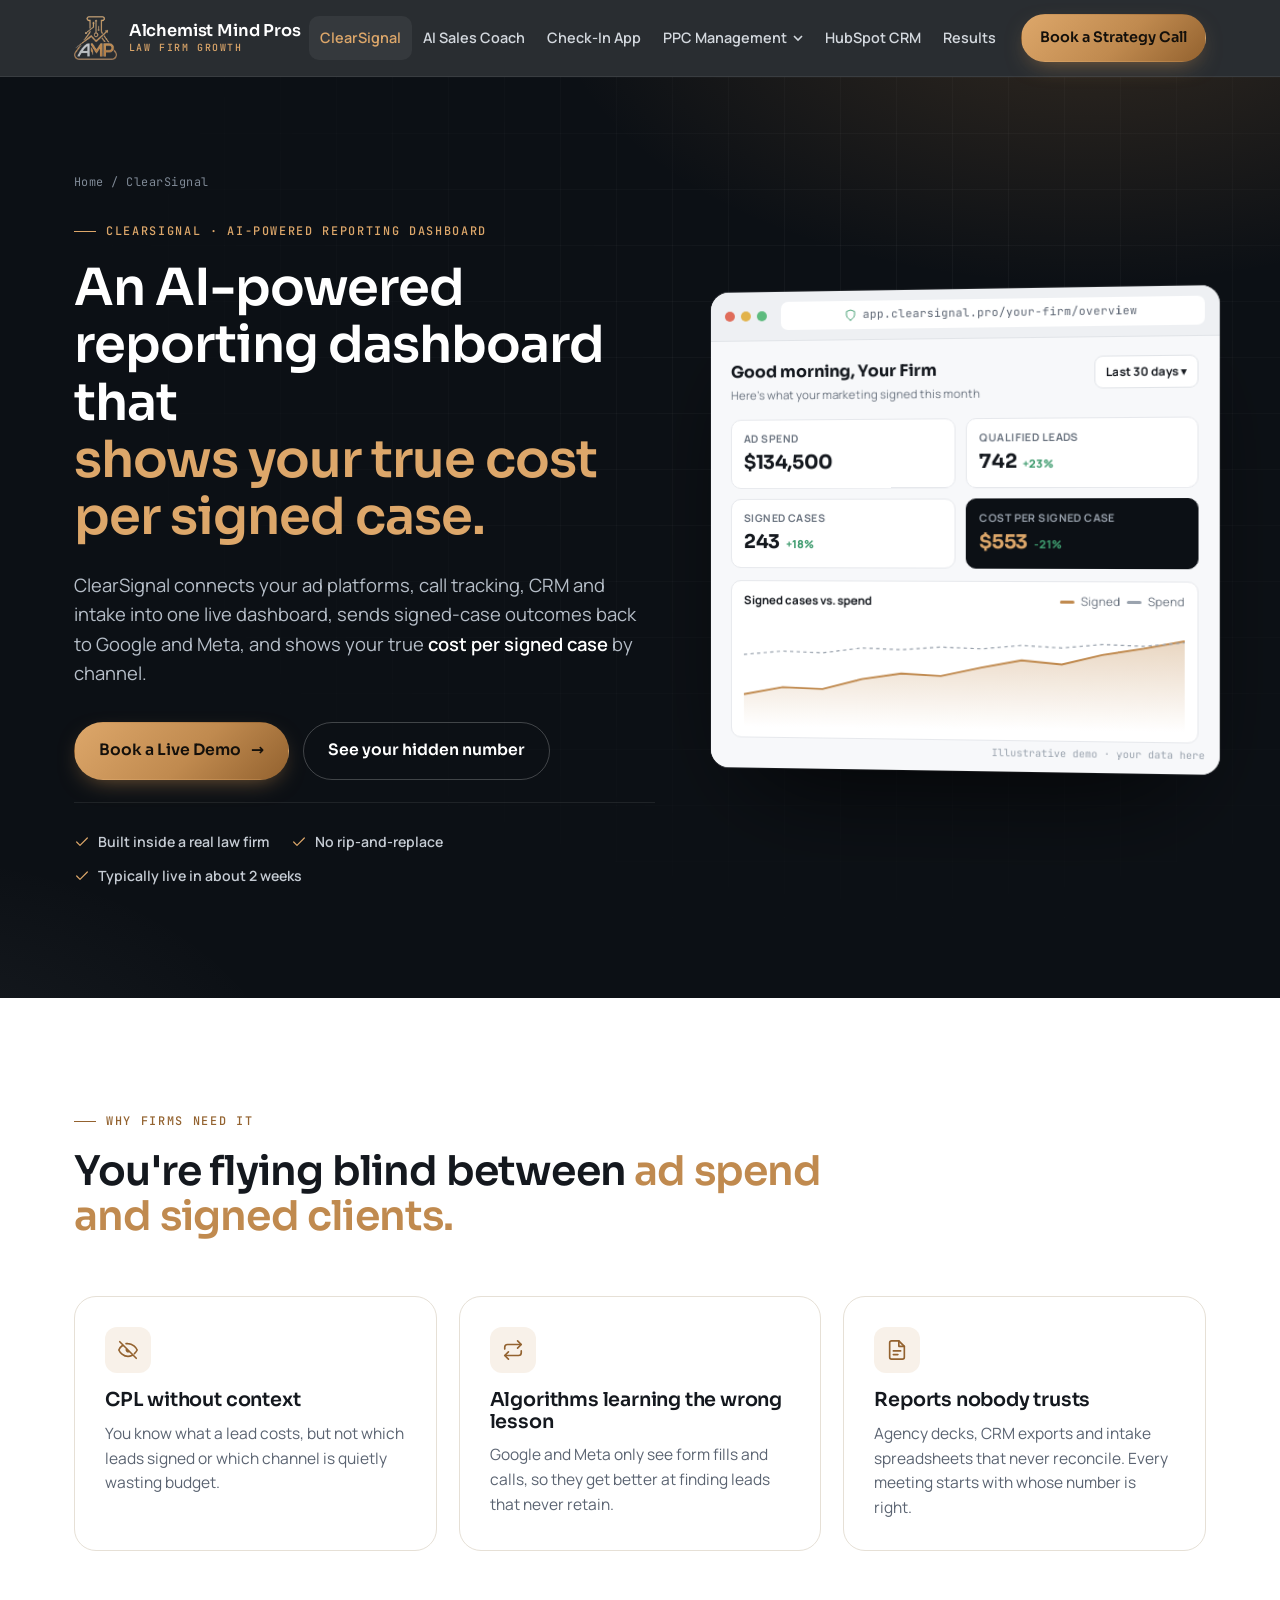
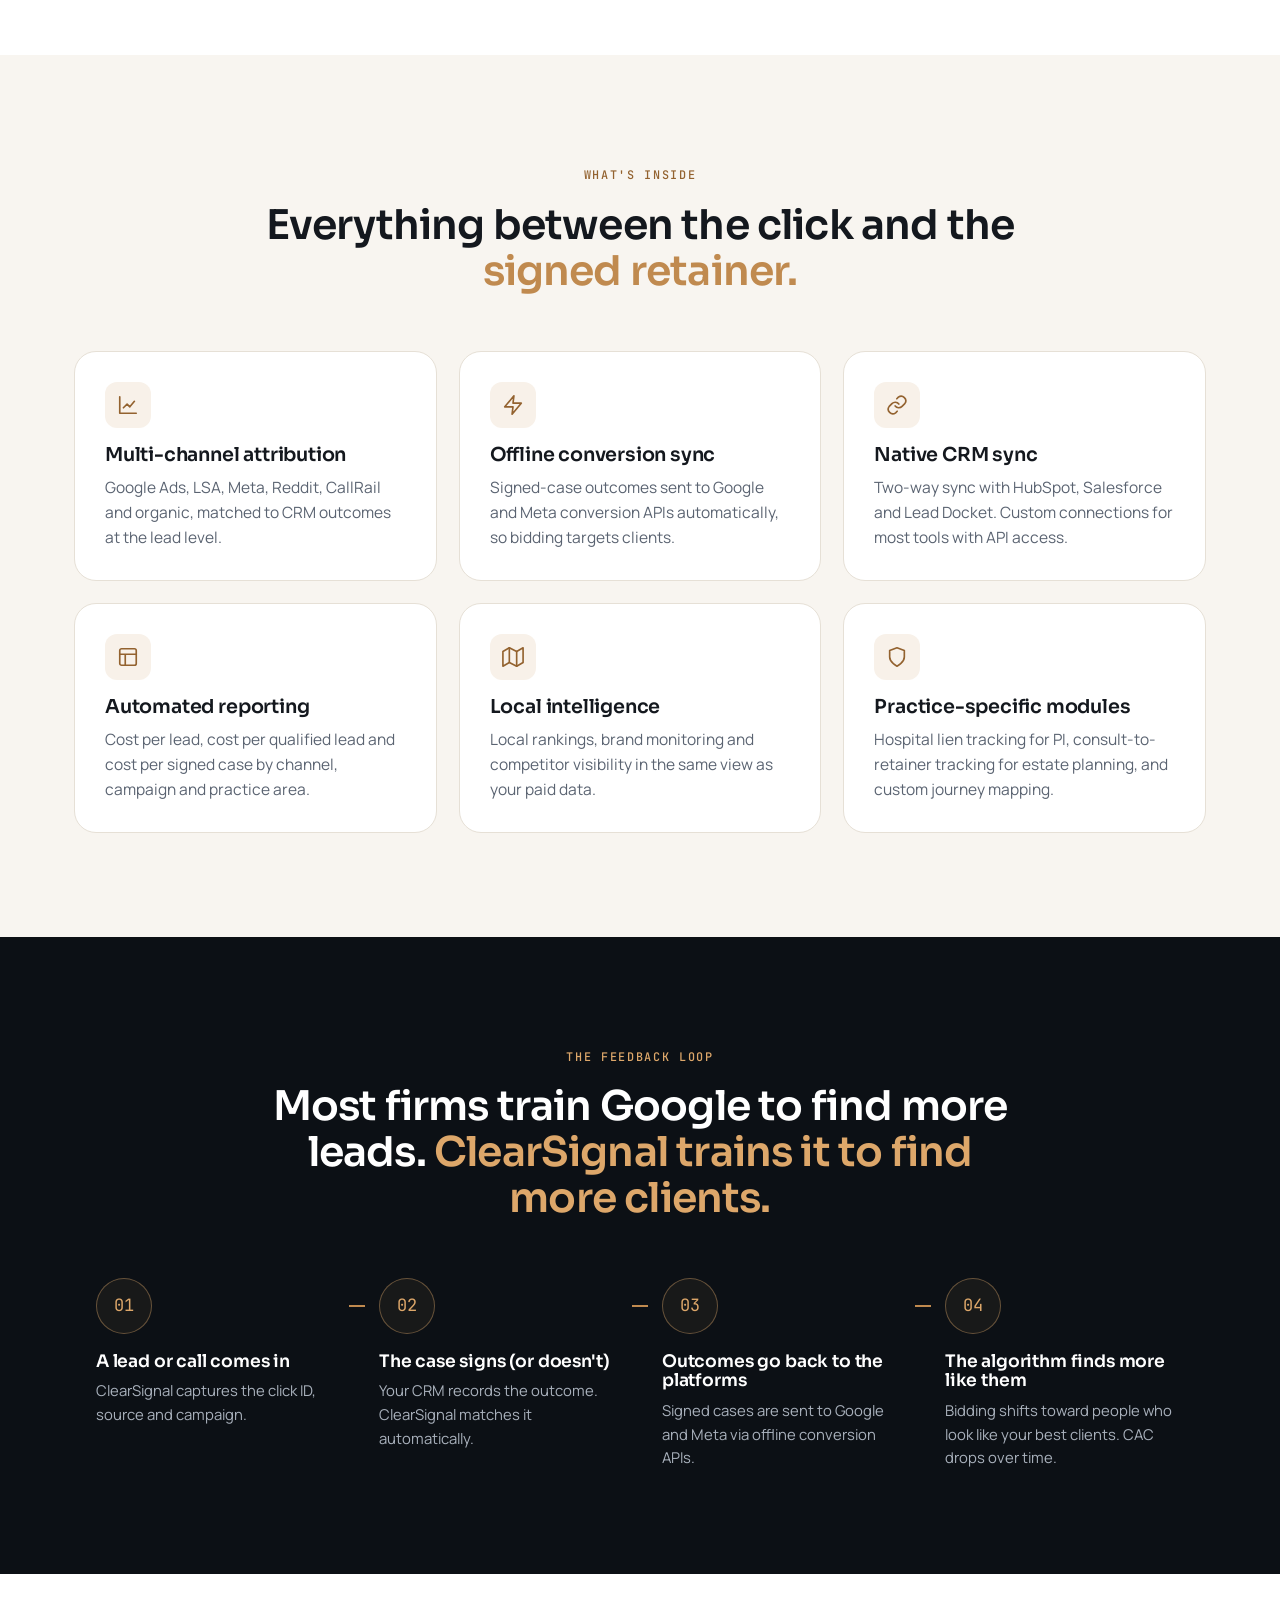
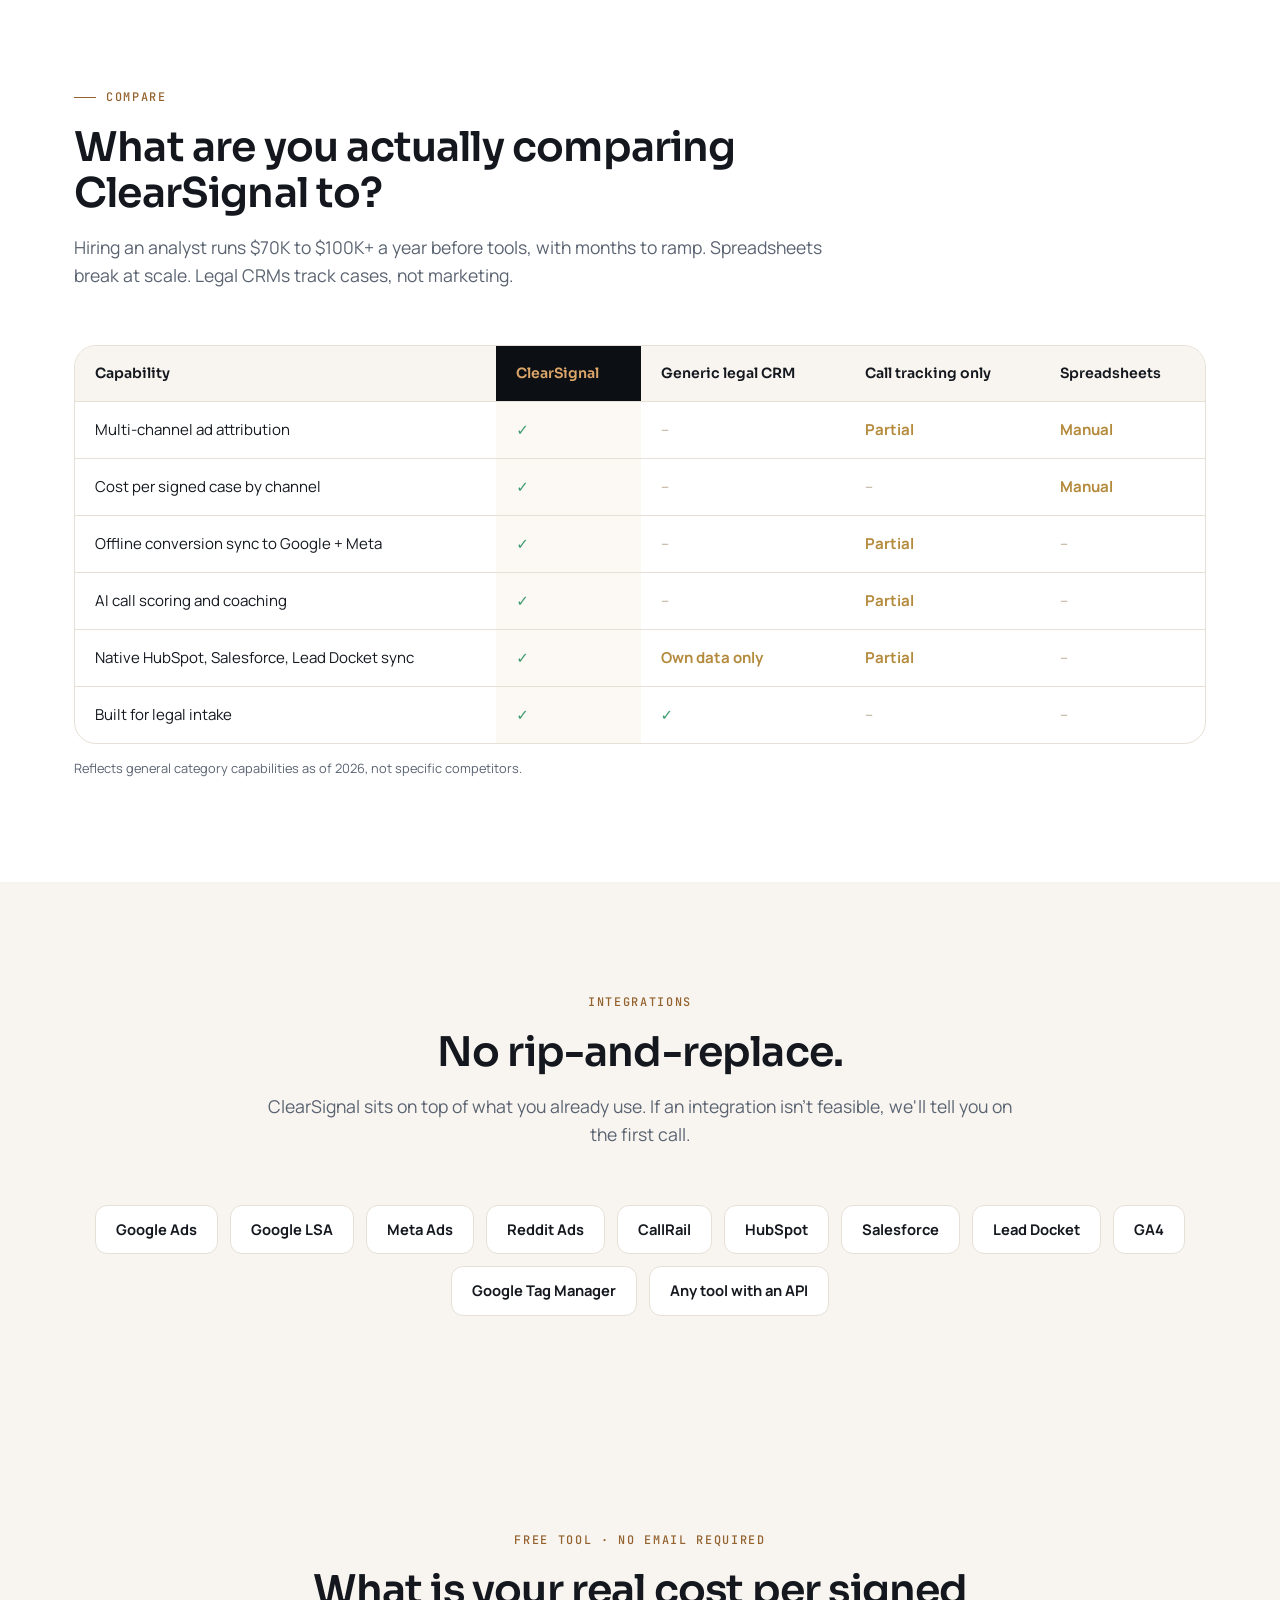
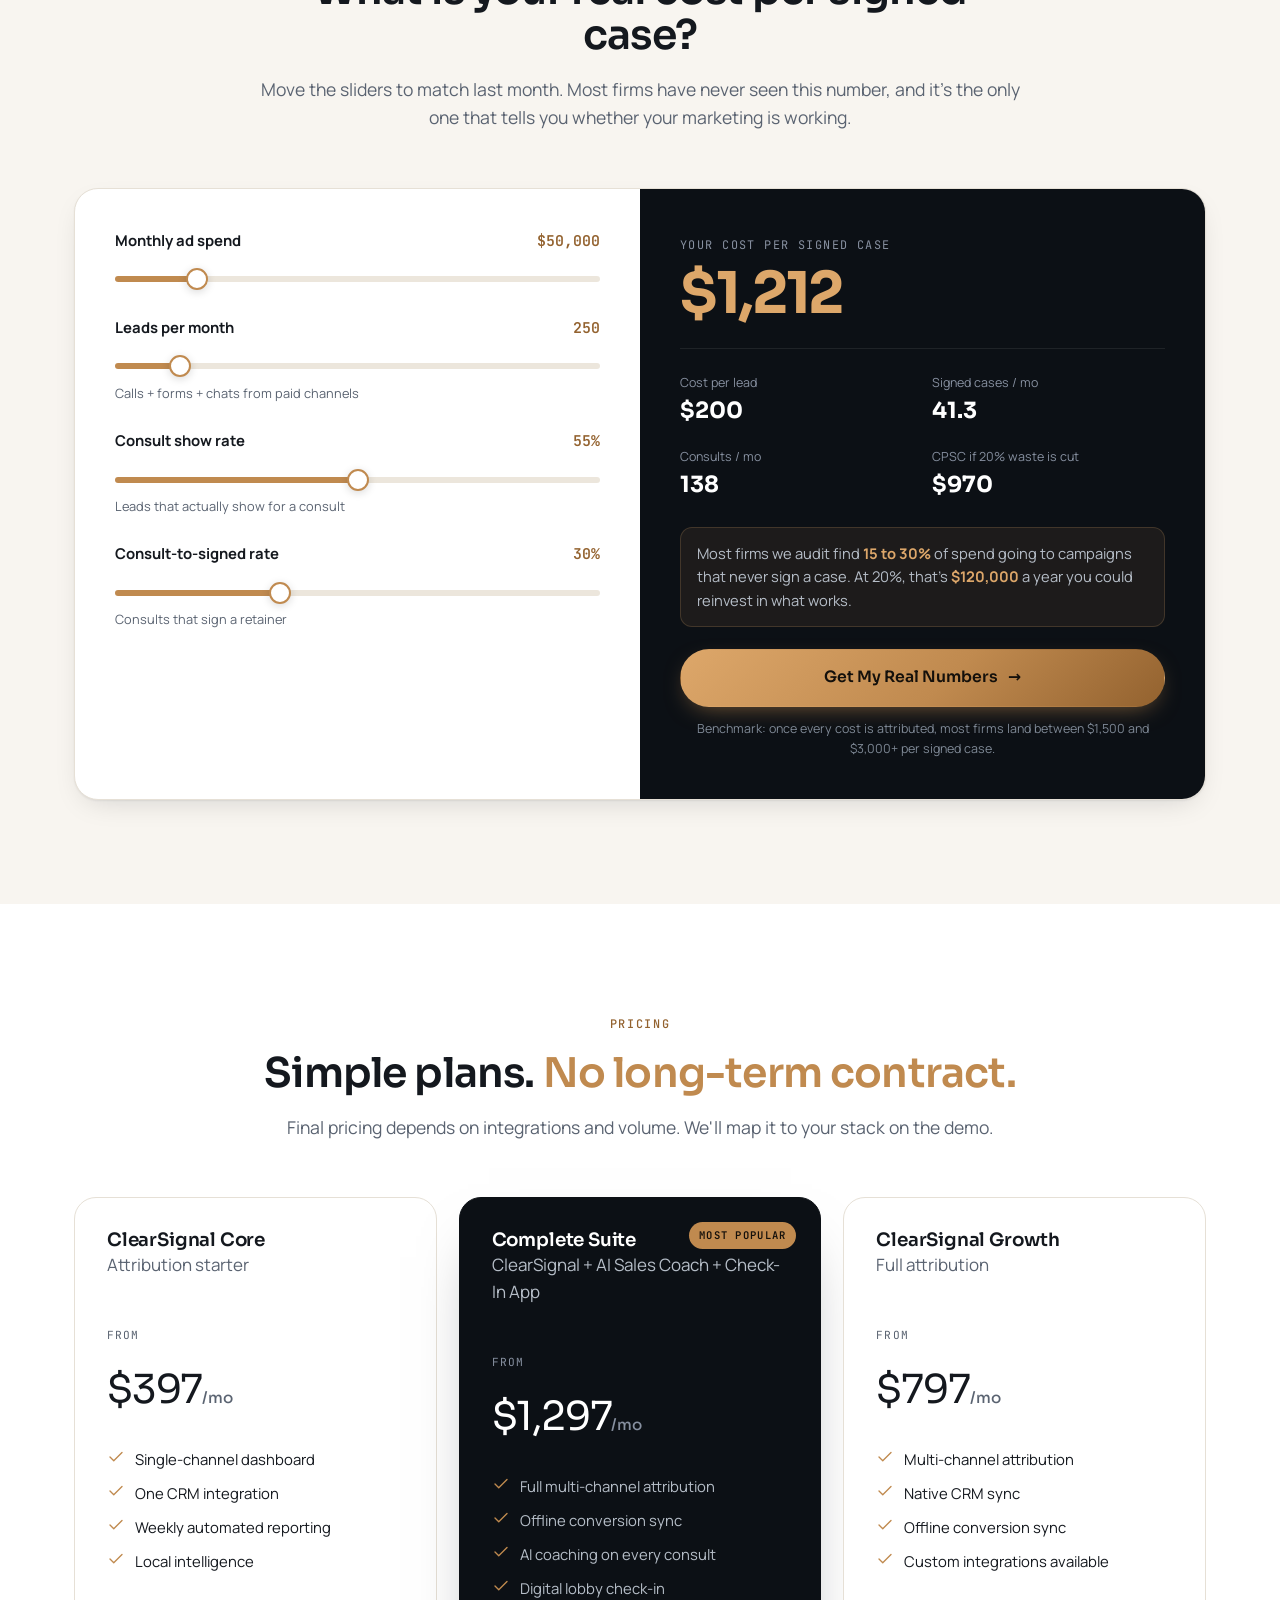
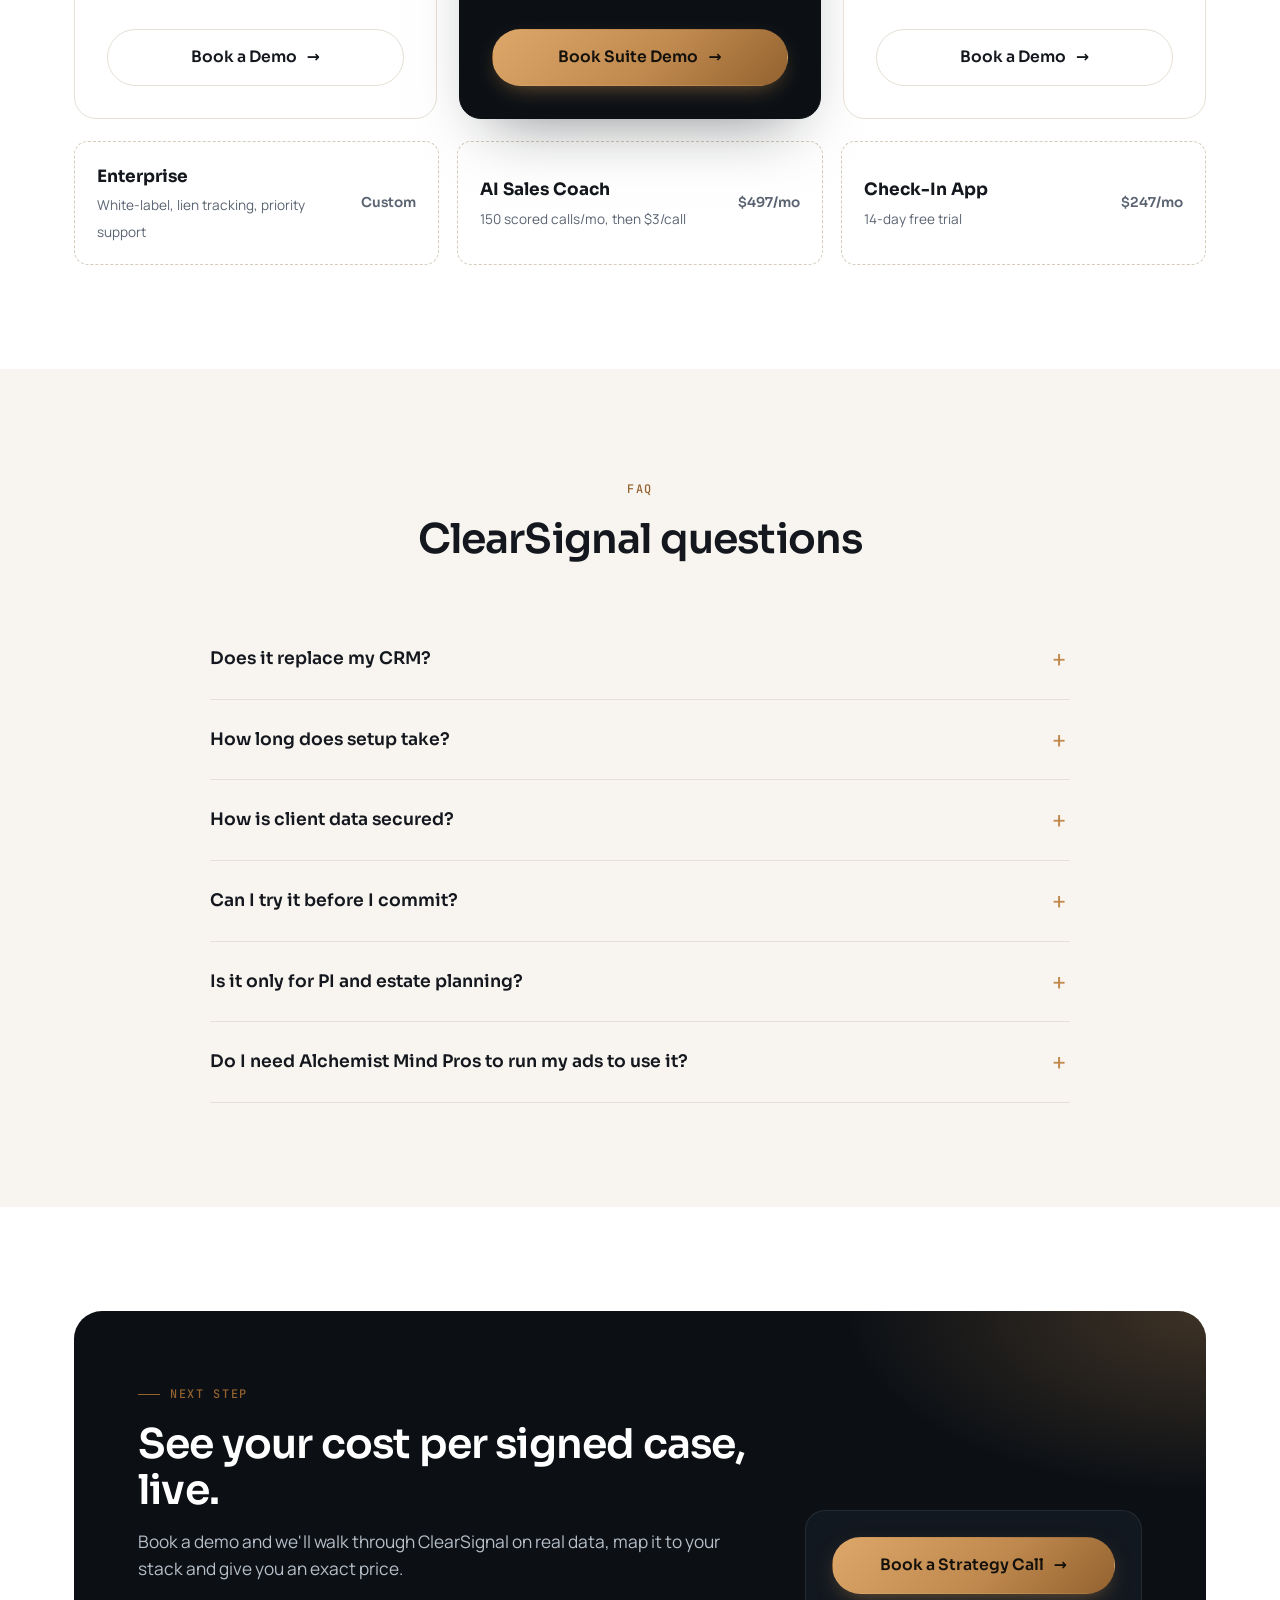
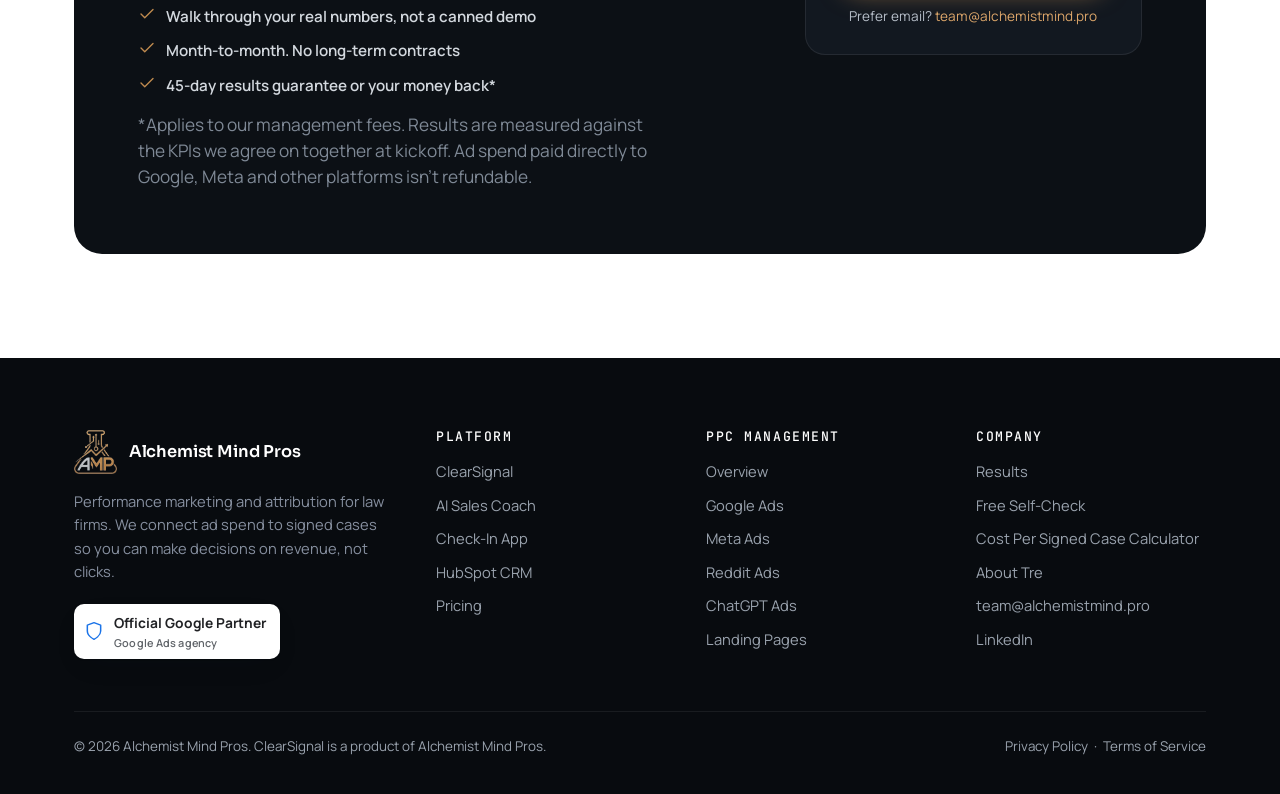
<file: clearsignal.html>
<!DOCTYPE html>
<html lang="en"><head>
<meta charset="utf-8"><meta name="viewport" content="width=device-width, initial-scale=1">
<title>ClearSignal | AI-Powered Reporting Dashboard for Law Firms | Cost Per Signed Case</title><meta name="description" content="ClearSignal connects ad spend, intake and CRM to show law firms their true cost per signed case, and sends outcomes back to Google and Meta.">
<link rel="canonical" href="https://alchemistmind.pro/clearsignal">
<meta property="og:title" content="ClearSignal | AI-Powered Reporting Dashboard for Law Firms | Cost Per Signed Case"><meta property="og:description" content="ClearSignal connects ad spend, intake and CRM to show law firms their true cost per signed case, and sends outcomes back to Google and Meta."><meta property="og:type" content="website"><meta property="og:image" content="https://alchemistmind.pro/assets/amp-logo.png">
<link rel="icon" href="assets/favicon.png">
<link rel="preconnect" href="https://fonts.googleapis.com"><link rel="preconnect" href="https://fonts.gstatic.com" crossorigin>
<link href="https://fonts.googleapis.com/css2?family=JetBrains+Mono:wght@400;500;600&family=Manrope:wght@400;500;600;700;800&family=Sora:wght@500;600;700&display=swap" rel="stylesheet">
<link rel="stylesheet" href="assets/styles.css?v=202611260136">
<script>(function(w,d,s,l,i){w[l]=w[l]||[];w[l].push({'gtm.start':new Date().getTime(),event:'gtm.js'});var f=d.getElementsByTagName(s)[0],j=d.createElement(s),dl=l!='dataLayer'?'&l='+l:'';j.async=true;j.src='https://www.googletagmanager.com/gtm.js?id='+i+dl;f.parentNode.insertBefore(j,f);})(window,document,'script','dataLayer','GTM-WVP5239R');</script>
</head><body>
<noscript><iframe src="https://www.googletagmanager.com/ns.html?id=GTM-WVP5239R" height="0" width="0" style="display:none;visibility:hidden"></iframe></noscript>
<header class="site-header"><div class="wrap nav">
<a class="brand" href="index.html" aria-label="Alchemist Mind Pros home"><img src="assets/amp-logo-256.png" alt="Alchemist Mind Pros logo" width="44" height="45"><span class="brand-name">Alchemist Mind Pros<small>Law firm growth</small></span></a>
<ul class="nav-links"><li><a href="clearsignal.html" class="active">ClearSignal</a></li><li><a href="ai-sales-coach.html">AI Sales Coach</a></li><li><a href="check-in-app.html">Check-In App</a></li><li class="has-dd"><a href="ppc-management.html">PPC Management <svg class="chev" viewBox="0 0 10 10"><path d="M1 3l4 4 4-4" stroke="currentColor" fill="none" stroke-width="1.6"/></svg></a><div class="dropdown"><a href="ppc-management.html"><span class="dd-ico">&#9733;</span><span><strong>PPC Management overview</strong><span>How we run paid media for law firms</span></span></a><div class="dd-foot"><a href="google-ads.html"><span class="dd-ico">G</span><span><strong>Google Ads</strong><span>Search, LSA and PMax built on signed-case data</span></span></a><a href="meta-ads.html"><span class="dd-ico">M</span><span><strong>Meta Ads</strong><span>Facebook and Instagram that feed intake, not just forms</span></span></a><a href="reddit-ads.html"><span class="dd-ico">R</span><span><strong>Reddit Ads</strong><span>Reach people researching their legal problem</span></span></a><a href="chatgpt-ads.html"><span class="dd-ico">AI</span><span><strong>ChatGPT Ads</strong><span>Show up inside ChatGPT conversations</span></span></a></div></div></li><li><a href="hubspot-crm.html">HubSpot CRM</a></li><li><a href="index.html#results">Results</a></li></ul>
<div class="nav-cta"><a href="#book" class="btn btn-primary js-book" data-loc="nav"><span class="btn-text">Book a Strategy Call</span> </a><button class="burger" aria-label="Menu" aria-expanded="false"><span></span><span></span><span></span></button></div>
</div><nav class="mobile-menu"><a href="clearsignal.html">ClearSignal</a><a href="ai-sales-coach.html">AI Sales Coach</a><a href="check-in-app.html">Check-In App</a><a href="ppc-management.html">PPC Management</a><div class="sub"><a href="google-ads.html">Google Ads</a><a href="meta-ads.html">Meta Ads</a><a href="reddit-ads.html">Reddit Ads</a><a href="chatgpt-ads.html">ChatGPT Ads</a></div><a href="hubspot-crm.html">HubSpot CRM</a><a href="index.html#results">Results</a><a href="#book" class="btn btn-primary js-book" data-loc="mobile">Book a Strategy Call <span class="arr">&rarr;</span></a></nav></header>
<main><section class="hero"><div class="wrap hero-grid">
<div><div class="breadcrumb"><a href="index.html">Home</a> / ClearSignal</div><span class="eyebrow">ClearSignal &middot; AI-powered reporting dashboard</span><h1><span class="static">An AI-powered reporting dashboard that</span><span class="rotator" aria-live="polite"><span>shows your true cost per signed case.</span><span>tells you which channel signs clients.</span><span>sends signed cases back to Google and Meta.</span><span>replaces the Monday spreadsheet.</span><span>gives your CFO numbers they trust.</span></span></h1><p class="lede">ClearSignal connects your ad platforms, call tracking, CRM and intake into one live dashboard, sends signed-case outcomes back to Google and Meta, and shows your true <strong>cost per signed case</strong> by channel.</p><div class="btn-row"><a href="#book" class="btn btn-primary js-book" data-loc="cs-hero">Book a Live Demo <span class="arr">&rarr;</span></a><a href="#calculator" class="btn btn-ghost">See your hidden number</a></div><div class="trust-row"><span class="trust-item"><svg class="" width="16" height="16" viewBox="0 0 24 24" fill="none" stroke="currentColor" stroke-width="1.8" stroke-linecap="round" stroke-linejoin="round" aria-hidden="true"><path d="M20 6 9 17l-5-5"/></svg>Built inside a real law firm</span><span class="trust-item"><svg class="" width="16" height="16" viewBox="0 0 24 24" fill="none" stroke="currentColor" stroke-width="1.8" stroke-linecap="round" stroke-linejoin="round" aria-hidden="true"><path d="M20 6 9 17l-5-5"/></svg>No rip-and-replace</span><span class="trust-item"><svg class="" width="16" height="16" viewBox="0 0 24 24" fill="none" stroke="currentColor" stroke-width="1.8" stroke-linecap="round" stroke-linejoin="round" aria-hidden="true"><path d="M20 6 9 17l-5-5"/></svg>Typically live in about 2 weeks</span></div></div>
<div><div class="app" role="img" aria-label="Illustrative ClearSignal dashboard for your firm">
<div class="app-chrome"><span class="vf-dots"><i></i><i></i><i></i></span><span class="app-url"><svg class="" width="12" height="12" viewBox="0 0 24 24" fill="none" stroke="currentColor" stroke-width="1.8" stroke-linecap="round" stroke-linejoin="round" aria-hidden="true"><path d="M12 22s8-4 8-10V5l-8-3-8 3v7c0 6 8 10 8 10z"/></svg> app.clearsignal.pro/your-firm/overview</span></div>
<div class="app-body"><aside class="app-side"><div class="app-brand"><img src="assets/amp-logo-256.png" alt="" width="22" height="22">ClearSignal</div>
<div class="tenant"><span class="tenant-av">YF</span><span><b>Your Firm</b><small>Personal Injury &middot; 3 offices</small></span><span class="tenant-chev">&#9662;</span></div>
<nav class="app-nav"><a class="on"><svg class="" width="15" height="15" viewBox="0 0 24 24" fill="none" stroke="currentColor" stroke-width="1.8" stroke-linecap="round" stroke-linejoin="round" aria-hidden="true"><rect x="3" y="3" width="18" height="18" rx="2"/><path d="M3 9h18M9 21V9"/></svg>Overview</a><a><svg class="" width="15" height="15" viewBox="0 0 24 24" fill="none" stroke="currentColor" stroke-width="1.8" stroke-linecap="round" stroke-linejoin="round" aria-hidden="true"><path d="M3 3v18h18"/><path d="M7 15l4-4 3 3 5-6"/></svg>Attribution</a><a><svg class="" width="15" height="15" viewBox="0 0 24 24" fill="none" stroke="currentColor" stroke-width="1.8" stroke-linecap="round" stroke-linejoin="round" aria-hidden="true"><path d="M17 21v-2a4 4 0 0 0-4-4H5a4 4 0 0 0-4 4v2"/><circle cx="9" cy="7" r="4"/><path d="M23 21v-2a4 4 0 0 0-3-3.9M16 3.1a4 4 0 0 1 0 7.8"/></svg>Leads</a><a><svg class="" width="15" height="15" viewBox="0 0 24 24" fill="none" stroke="currentColor" stroke-width="1.8" stroke-linecap="round" stroke-linejoin="round" aria-hidden="true"><rect x="9" y="3" width="6" height="11" rx="3"/><path d="M5 11a7 7 0 0 0 14 0M12 18v3"/></svg>Sales Coach</a><a><svg class="" width="15" height="15" viewBox="0 0 24 24" fill="none" stroke="currentColor" stroke-width="1.8" stroke-linecap="round" stroke-linejoin="round" aria-hidden="true"><rect x="5" y="2" width="14" height="20" rx="2"/><path d="M11 18h2"/></svg>Check-In</a><a><svg class="" width="15" height="15" viewBox="0 0 24 24" fill="none" stroke="currentColor" stroke-width="1.8" stroke-linecap="round" stroke-linejoin="round" aria-hidden="true"><path d="M14 2H6a2 2 0 0 0-2 2v16a2 2 0 0 0 2 2h12a2 2 0 0 0 2-2V8z"/><path d="M14 2v6h6M8 13h8M8 17h5"/></svg>Reports</a></nav></aside>
<div class="app-main"><div class="app-head"><div><b>Good morning, Your Firm</b><small>Here's what your marketing signed this month</small></div><span class="app-range">Last 30 days &#9662;</span></div>
<div class="app-kpis"><div><span>Ad spend</span><b>$134,500</b></div><div><span>Qualified leads</span><b>742</b><em>+23%</em></div><div><span>Signed cases</span><b>243</b><em>+18%</em></div><div class="hl"><span>Cost per signed case</span><b>$553</b><em>-21%</em></div></div>
<div class="app-chart"><div class="app-chart-h"><b>Signed cases vs. spend</b><span><i class="lg c1"></i>Signed <i class="lg c2"></i>Spend</span></div>
<svg viewBox="0 0 520 150" preserveAspectRatio="none"><defs><linearGradient id="ag" x1="0" x2="0" y1="0" y2="1"><stop offset="0" stop-color="#C08A4F" stop-opacity=".35"/><stop offset="1" stop-color="#C08A4F" stop-opacity="0"/></linearGradient></defs><path d="M0,106 L47,96 L95,98 L142,84 L189,76 L236,79 L284,67 L331,57 L378,62 L425,49 L473,40 L520,30 L520,150 L0,150 Z" fill="url(#ag)"/><path d="M0,106 L47,96 L95,98 L142,84 L189,76 L236,79 L284,67 L331,57 L378,62 L425,49 L473,40 L520,30" fill="none" stroke="#C08A4F" stroke-width="2.5"/><path d="M0,52 L47,47 L95,49 L142,42 L189,44 L236,40 L284,42 L331,37 L378,40 L425,35 L473,37 L520,32" fill="none" stroke="#9AA3AE" stroke-width="1.6" stroke-dasharray="4 4"/></svg></div>
<table class="app-table"><thead><tr><th>Channel</th><th>Spend</th><th>Leads</th><th>Qualified</th><th>Signed</th><th>Cost / signed</th></tr></thead><tbody><tr><td><span class="ch-dot ch0"></span>Google Search</td><td>$58,400</td><td>412</td><td>61%</td><td><b>92</b></td><td class="cps">$635</td></tr><tr><td><span class="ch-dot ch1"></span>Google LSA</td><td>$21,300</td><td>268</td><td>72%</td><td><b>51</b></td><td class="cps">$418</td></tr><tr><td><span class="ch-dot ch2"></span>Meta Ads</td><td>$39,700</td><td>356</td><td>38%</td><td><b>44</b></td><td class="cps">$902</td></tr><tr><td><span class="ch-dot ch3"></span>Reddit Ads</td><td>$8,900</td><td>74</td><td>46%</td><td><b>11</b></td><td class="cps">$809</td></tr><tr><td><span class="ch-dot ch4"></span>ChatGPT Ads</td><td>$6,200</td><td>41</td><td>54%</td><td><b>7</b></td><td class="cps">$886</td></tr><tr><td><span class="ch-dot ch5"></span>Referral / Organic</td><td>$0</td><td>135</td><td>70%</td><td><b>38</b></td><td class="cps">$0</td></tr></tbody></table>
</div></div><span class="app-tag">Illustrative demo &middot; your data here</span></div></div></div></section>
<section><div class="wrap">
<div class="sec-head reveal"><span class="eyebrow">Why firms need it</span><h2>You're flying blind between <span class="accent">ad spend and signed clients.</span></h2></div>
<div class="grid-3"><div class="card reveal"><div class="ico"><svg class="" width="22" height="22" viewBox="0 0 24 24" fill="none" stroke="currentColor" stroke-width="1.8" stroke-linecap="round" stroke-linejoin="round" aria-hidden="true"><path d="M3 3l18 18M10.6 10.6a2 2 0 0 0 2.8 2.8M9.9 5.1A10 10 0 0 1 12 5c5 0 9 4.5 10 7a13 13 0 0 1-3 4M6.6 6.6A13 13 0 0 0 2 12c1 2.5 5 7 10 7a10 10 0 0 0 4.2-.9"/></svg></div><h3>CPL without context</h3><p>You know what a lead costs, but not which leads signed or which channel is quietly wasting budget.</p></div><div class="card reveal"><div class="ico"><svg class="" width="22" height="22" viewBox="0 0 24 24" fill="none" stroke="currentColor" stroke-width="1.8" stroke-linecap="round" stroke-linejoin="round" aria-hidden="true"><path d="M17 2l4 4-4 4"/><path d="M3 11V9a3 3 0 0 1 3-3h15M7 22l-4-4 4-4"/><path d="M21 13v2a3 3 0 0 1-3 3H3"/></svg></div><h3>Algorithms learning the wrong lesson</h3><p>Google and Meta only see form fills and calls, so they get better at finding leads that never retain.</p></div><div class="card reveal"><div class="ico"><svg class="" width="22" height="22" viewBox="0 0 24 24" fill="none" stroke="currentColor" stroke-width="1.8" stroke-linecap="round" stroke-linejoin="round" aria-hidden="true"><path d="M14 2H6a2 2 0 0 0-2 2v16a2 2 0 0 0 2 2h12a2 2 0 0 0 2-2V8z"/><path d="M14 2v6h6M8 13h8M8 17h5"/></svg></div><h3>Reports nobody trusts</h3><p>Agency decks, CRM exports and intake spreadsheets that never reconcile. Every meeting starts with whose number is right.</p></div></div>
</div></section>

<section class="sec-paper"><div class="wrap">
<div class="sec-head center reveal"><span class="eyebrow">What's inside</span><h2>Everything between the click and the <span class="accent">signed retainer.</span></h2></div>
<div class="grid-3"><div class="card reveal"><div class="ico"><svg class="" width="22" height="22" viewBox="0 0 24 24" fill="none" stroke="currentColor" stroke-width="1.8" stroke-linecap="round" stroke-linejoin="round" aria-hidden="true"><path d="M3 3v18h18"/><path d="M7 15l4-4 3 3 5-6"/></svg></div><h3>Multi-channel attribution</h3><p>Google Ads, LSA, Meta, Reddit, CallRail and organic, matched to CRM outcomes at the lead level.</p></div><div class="card reveal"><div class="ico"><svg class="" width="22" height="22" viewBox="0 0 24 24" fill="none" stroke="currentColor" stroke-width="1.8" stroke-linecap="round" stroke-linejoin="round" aria-hidden="true"><path d="M13 2 3 14h9l-1 8 10-12h-9z"/></svg></div><h3>Offline conversion sync</h3><p>Signed-case outcomes sent to Google and Meta conversion APIs automatically, so bidding targets clients.</p></div><div class="card reveal"><div class="ico"><svg class="" width="22" height="22" viewBox="0 0 24 24" fill="none" stroke="currentColor" stroke-width="1.8" stroke-linecap="round" stroke-linejoin="round" aria-hidden="true"><path d="M10 13a5 5 0 0 0 7.5.5l3-3a5 5 0 0 0-7-7l-1.7 1.7"/><path d="M14 11a5 5 0 0 0-7.5-.5l-3 3a5 5 0 0 0 7 7l1.7-1.7"/></svg></div><h3>Native CRM sync</h3><p>Two-way sync with HubSpot, Salesforce and Lead Docket. Custom connections for most tools with API access.</p></div><div class="card reveal"><div class="ico"><svg class="" width="22" height="22" viewBox="0 0 24 24" fill="none" stroke="currentColor" stroke-width="1.8" stroke-linecap="round" stroke-linejoin="round" aria-hidden="true"><rect x="3" y="3" width="18" height="18" rx="2"/><path d="M3 9h18M9 21V9"/></svg></div><h3>Automated reporting</h3><p>Cost per lead, cost per qualified lead and cost per signed case by channel, campaign and practice area.</p></div><div class="card reveal"><div class="ico"><svg class="" width="22" height="22" viewBox="0 0 24 24" fill="none" stroke="currentColor" stroke-width="1.8" stroke-linecap="round" stroke-linejoin="round" aria-hidden="true"><path d="M1 6v16l7-4 8 4 7-4V2l-7 4-8-4z"/><path d="M8 2v16M16 6v16"/></svg></div><h3>Local intelligence</h3><p>Local rankings, brand monitoring and competitor visibility in the same view as your paid data.</p></div><div class="card reveal"><div class="ico"><svg class="" width="22" height="22" viewBox="0 0 24 24" fill="none" stroke="currentColor" stroke-width="1.8" stroke-linecap="round" stroke-linejoin="round" aria-hidden="true"><path d="M12 22s8-4 8-10V5l-8-3-8 3v7c0 6 8 10 8 10z"/></svg></div><h3>Practice-specific modules</h3><p>Hospital lien tracking for PI, consult-to-retainer tracking for estate planning, and custom journey mapping.</p></div></div>
</div></section>

<section class="sec-dark"><div class="wrap">
<div class="sec-head center reveal"><span class="eyebrow">The feedback loop</span><h2>Most firms train Google to find more leads. <span class="accent">ClearSignal trains it to find more clients.</span></h2></div>
<div class="flow reveal">
<div class="flow-step"><div class="flow-dot">01</div><h3>A lead or call comes in</h3><p>ClearSignal captures the click ID, source and campaign.</p></div>
<div class="flow-step"><div class="flow-dot">02</div><h3>The case signs (or doesn't)</h3><p>Your CRM records the outcome. ClearSignal matches it automatically.</p></div>
<div class="flow-step"><div class="flow-dot">03</div><h3>Outcomes go back to the platforms</h3><p>Signed cases are sent to Google and Meta via offline conversion APIs.</p></div>
<div class="flow-step"><div class="flow-dot">04</div><h3>The algorithm finds more like them</h3><p>Bidding shifts toward people who look like your best clients. CAC drops over time.</p></div>
</div></div></section>

<section><div class="wrap">
<div class="sec-head reveal"><span class="eyebrow">Compare</span><h2>What are you actually comparing ClearSignal to?</h2><p>Hiring an analyst runs $70K to $100K+ a year before tools, with months to ramp. Spreadsheets break at scale. Legal CRMs track cases, not marketing.</p></div>
<div class="table-wrap reveal"><table>
<tr><th>Capability</th><th class="us">ClearSignal</th><th>Generic legal CRM</th><th>Call tracking only</th><th>Spreadsheets</th></tr>
<tr><td>Multi-channel ad attribution</td><td class="us y">&#10003;</td><td class="n">&ndash;</td><td class="p">Partial</td><td class="p">Manual</td></tr>
<tr><td>Cost per signed case by channel</td><td class="us y">&#10003;</td><td class="n">&ndash;</td><td class="n">&ndash;</td><td class="p">Manual</td></tr>
<tr><td>Offline conversion sync to Google + Meta</td><td class="us y">&#10003;</td><td class="n">&ndash;</td><td class="p">Partial</td><td class="n">&ndash;</td></tr>
<tr><td>AI call scoring and coaching</td><td class="us y">&#10003;</td><td class="n">&ndash;</td><td class="p">Partial</td><td class="n">&ndash;</td></tr>
<tr><td>Native HubSpot, Salesforce, Lead Docket sync</td><td class="us y">&#10003;</td><td class="p">Own data only</td><td class="p">Partial</td><td class="n">&ndash;</td></tr>
<tr><td>Built for legal intake</td><td class="us y">&#10003;</td><td class="y">&#10003;</td><td class="n">&ndash;</td><td class="n">&ndash;</td></tr>
</table></div><p class="note-small">Reflects general category capabilities as of 2026, not specific competitors.</p>
</div></section>

<section class="sec-paper"><div class="wrap"><div class="sec-head center reveal"><span class="eyebrow">Integrations</span><h2>No rip-and-replace.</h2><p>ClearSignal sits on top of what you already use. If an integration isn't feasible, we'll tell you on the first call.</p></div>
<div class="integrations reveal"><span class="int">Google Ads</span><span class="int">Google LSA</span><span class="int">Meta Ads</span><span class="int">Reddit Ads</span><span class="int">CallRail</span><span class="int">HubSpot</span><span class="int">Salesforce</span><span class="int">Lead Docket</span><span class="int">GA4</span><span class="int">Google Tag Manager</span><span class="int">Any tool with an API</span></div></div></section>

<section id="calculator" class="sec-paper"><div class="wrap">
<div class="sec-head center reveal"><span class="eyebrow">Free tool &middot; No email required</span><h2>What is your real cost per signed case?</h2><p>Move the sliders to match last month. Most firms have never seen this number, and it's the only one that tells you whether your marketing is working.</p></div>
<div class="calc reveal"><div class="calc-in">
<div class="field"><label for="c-spend">Monthly ad spend<output for="c-spend"></output></label><input type="range" id="c-spend" name="spend" min="5000" max="300000" step="1000" value="50000" data-fmt="$"></div>
<div class="field"><label for="c-leads">Leads per month<output for="c-leads"></output></label><input type="range" id="c-leads" name="leads" min="20" max="2000" step="5" value="250" data-fmt="n"><div class=hint>Calls + forms + chats from paid channels</div></div>
<div class="field"><label for="c-show">Consult show rate<output for="c-show"></output></label><input type="range" id="c-show" name="show" min="10" max="100" step="1" value="55" data-fmt="%"><div class=hint>Leads that actually show for a consult</div></div>
<div class="field"><label for="c-close">Consult-to-signed rate<output for="c-close"></output></label><input type="range" id="c-close" name="close" min="5" max="80" step="1" value="30" data-fmt="%"><div class=hint>Consults that sign a retainer</div></div>
</div><div class="calc-out">
<div class="out-main"><span>Your cost per signed case</span><b class="o-cpsc">$0</b></div>
<div class="out-grid"><div><span>Cost per lead</span><b class="o-cpl">$0</b></div><div><span>Signed cases / mo</span><b class="o-signed">0</b></div><div><span>Consults / mo</span><b class="o-consults">0</b></div><div><span>CPSC if 20% waste is cut</span><b class="o-after">$0</b></div></div>
<div class="out-note">Most firms we audit find <b>15 to 30%</b> of spend going to campaigns that never sign a case. At 20%, that's <b class="o-yearly">$0</b> a year you could reinvest in what works.</div>
<a href="#book" class="btn btn-primary js-book" data-loc="calculator">Get My Real Numbers <span class="arr">&rarr;</span></a>
<p class="fine">Benchmark: once every cost is attributed, most firms land between $1,500 and $3,000+ per signed case.</p>
</div></div></div></section>

<section id="pricing"><div class="wrap">
<div class="sec-head center reveal"><span class="eyebrow">Pricing</span><h2>Simple plans. <span class="accent">No long-term contract.</span></h2><p>Final pricing depends on integrations and volume. We'll map it to your stack on the demo.</p></div>
<div class="pricing">
<div class="price reveal"><h3>ClearSignal Core</h3><p>Attribution starter</p><div class="amt"><span class="from">From</span><br>$397<small>/mo</small></div><ul><li><svg class="check" width="18" height="18" viewBox="0 0 24 24" fill="none" stroke="currentColor" stroke-width="1.8" stroke-linecap="round" stroke-linejoin="round" aria-hidden="true"><path d="M20 6 9 17l-5-5"/></svg>Single-channel dashboard</li><li><svg class="check" width="18" height="18" viewBox="0 0 24 24" fill="none" stroke="currentColor" stroke-width="1.8" stroke-linecap="round" stroke-linejoin="round" aria-hidden="true"><path d="M20 6 9 17l-5-5"/></svg>One CRM integration</li><li><svg class="check" width="18" height="18" viewBox="0 0 24 24" fill="none" stroke="currentColor" stroke-width="1.8" stroke-linecap="round" stroke-linejoin="round" aria-hidden="true"><path d="M20 6 9 17l-5-5"/></svg>Weekly automated reporting</li><li><svg class="check" width="18" height="18" viewBox="0 0 24 24" fill="none" stroke="currentColor" stroke-width="1.8" stroke-linecap="round" stroke-linejoin="round" aria-hidden="true"><path d="M20 6 9 17l-5-5"/></svg>Local intelligence</li></ul><a href="#book" class="btn btn-outline js-book" data-loc="price-core">Book a Demo <span class="arr">&rarr;</span></a></div>
<div class="price hot reveal"><span class="badge-core">Most popular</span><h3>Complete Suite</h3><p>ClearSignal + AI Sales Coach + Check-In App</p><div class="amt"><span class="from">From</span><br>$1,297<small>/mo</small></div><ul><li><svg class="check" width="18" height="18" viewBox="0 0 24 24" fill="none" stroke="currentColor" stroke-width="1.8" stroke-linecap="round" stroke-linejoin="round" aria-hidden="true"><path d="M20 6 9 17l-5-5"/></svg>Full multi-channel attribution</li><li><svg class="check" width="18" height="18" viewBox="0 0 24 24" fill="none" stroke="currentColor" stroke-width="1.8" stroke-linecap="round" stroke-linejoin="round" aria-hidden="true"><path d="M20 6 9 17l-5-5"/></svg>Offline conversion sync</li><li><svg class="check" width="18" height="18" viewBox="0 0 24 24" fill="none" stroke="currentColor" stroke-width="1.8" stroke-linecap="round" stroke-linejoin="round" aria-hidden="true"><path d="M20 6 9 17l-5-5"/></svg>AI coaching on every consult</li><li><svg class="check" width="18" height="18" viewBox="0 0 24 24" fill="none" stroke="currentColor" stroke-width="1.8" stroke-linecap="round" stroke-linejoin="round" aria-hidden="true"><path d="M20 6 9 17l-5-5"/></svg>Digital lobby check-in</li></ul><a href="#book" class="btn btn-primary js-book" data-loc="price-suite">Book Suite Demo <span class="arr">&rarr;</span></a></div>
<div class="price reveal"><h3>ClearSignal Growth</h3><p>Full attribution</p><div class="amt"><span class="from">From</span><br>$797<small>/mo</small></div><ul><li><svg class="check" width="18" height="18" viewBox="0 0 24 24" fill="none" stroke="currentColor" stroke-width="1.8" stroke-linecap="round" stroke-linejoin="round" aria-hidden="true"><path d="M20 6 9 17l-5-5"/></svg>Multi-channel attribution</li><li><svg class="check" width="18" height="18" viewBox="0 0 24 24" fill="none" stroke="currentColor" stroke-width="1.8" stroke-linecap="round" stroke-linejoin="round" aria-hidden="true"><path d="M20 6 9 17l-5-5"/></svg>Native CRM sync</li><li><svg class="check" width="18" height="18" viewBox="0 0 24 24" fill="none" stroke="currentColor" stroke-width="1.8" stroke-linecap="round" stroke-linejoin="round" aria-hidden="true"><path d="M20 6 9 17l-5-5"/></svg>Offline conversion sync</li><li><svg class="check" width="18" height="18" viewBox="0 0 24 24" fill="none" stroke="currentColor" stroke-width="1.8" stroke-linecap="round" stroke-linejoin="round" aria-hidden="true"><path d="M20 6 9 17l-5-5"/></svg>Custom integrations available</li></ul><a href="#book" class="btn btn-outline js-book" data-loc="price-growth">Book a Demo <span class="arr">&rarr;</span></a></div>
</div>
<div class="addons"><div class="addon reveal"><div><b>Enterprise</b><br><span>White-label, lien tracking, priority support</span></div><span class="amt2">Custom</span></div><div class="addon reveal"><div><b>AI Sales Coach</b><br><span>150 scored calls/mo, then $3/call</span></div><span class="amt2">$497/mo</span></div><div class="addon reveal"><div><b>Check-In App</b><br><span>14-day free trial</span></div><span class="amt2">$247/mo</span></div></div>
</div></section>

<section class="sec-paper"><div class="wrap"><div class="sec-head center reveal"><span class="eyebrow">FAQ</span><h2>ClearSignal questions</h2></div>
<div class="faq"><details><summary>Does it replace my CRM?</summary><p>No. ClearSignal sits on top of your existing CRM and reads outcomes from it.</p></details><details><summary>How long does setup take?</summary><p>Most firms are live in about two weeks. Timing depends mainly on how quickly we get account access.</p></details><details><summary>How is client data secured?</summary><p>Data is encrypted in transit and at rest, and access is scoped per firm. We'll review security details with your team on the call.</p></details><details><summary>Can I try it before I commit?</summary><p>ClearSignal is demo-only because we demo on live accounts, not sandboxes. The Check-In App has a 14-day free trial.</p></details><details><summary>Is it only for PI and estate planning?</summary><p>No. It works for any consultation-based practice. We map your terminology and client journey during onboarding.</p></details><details><summary>Do I need Alchemist Mind Pros to run my ads to use it?</summary><p>No. ClearSignal works with in-house teams and other agencies too.</p></details></div>
</div></section>
<section id="book"><div class="wrap"><div class="cta-band reveal">
<div><span class="eyebrow">Next step</span><h2>See your cost per signed case, live.</h2><p>Book a demo and we'll walk through ClearSignal on real data, map it to your stack and give you an exact price.</p><ul><li><svg class="check" width="18" height="18" viewBox="0 0 24 24" fill="none" stroke="currentColor" stroke-width="1.8" stroke-linecap="round" stroke-linejoin="round" aria-hidden="true"><path d="M20 6 9 17l-5-5"/></svg>Walk through your real numbers, not a canned demo</li><li><svg class="check" width="18" height="18" viewBox="0 0 24 24" fill="none" stroke="currentColor" stroke-width="1.8" stroke-linecap="round" stroke-linejoin="round" aria-hidden="true"><path d="M20 6 9 17l-5-5"/></svg>Month-to-month. No long-term contracts</li><li><svg class="check" width="18" height="18" viewBox="0 0 24 24" fill="none" stroke="currentColor" stroke-width="1.8" stroke-linecap="round" stroke-linejoin="round" aria-hidden="true"><path d="M20 6 9 17l-5-5"/></svg>45-day results guarantee or your money back*</li></ul><p class="g-note dark">*Applies to our management fees. Results are measured against the KPIs we agree on together at kickoff. Ad spend paid directly to Google, Meta and other platforms isn't refundable.</p></div>
<div class="book-box"><div id="calendly-inline"></div><a href="#book" class="btn btn-primary js-book" data-loc="cta-band">Book a Strategy Call <span class="arr">&rarr;</span></a><p>Prefer email? <a href="mailto:team@alchemistmind.pro" style="color:var(--copper-2)">team@alchemistmind.pro</a></p></div>
</div></div></section>
</main>
<div class="sticky-cta"><a href="#book" class="btn btn-primary js-book" data-loc="sticky">Book a Strategy Call <span class="arr">&rarr;</span></a></div>
<footer class="site-footer"><div class="wrap">
<div class="foot-grid">
<div class="foot-brand"><a class="brand" href="index.html"><img src="assets/amp-logo-256.png" alt="" width="44" height="45"><span class="brand-name">Alchemist Mind Pros</span></a>
<p>Performance marketing and attribution for law firms. We connect ad spend to signed cases so you can make decisions on revenue, not clicks.</p><span class="gp-badge" title="Alchemist Mind Pros is an official Google Partner"><svg class="gp-ico" width="20" height="20" viewBox="0 0 24 24" fill="none" stroke="currentColor" stroke-width="1.8" stroke-linecap="round" stroke-linejoin="round" aria-hidden="true"><path d="M12 22s8-4 8-10V5l-8-3-8 3v7c0 6 8 10 8 10z"/></svg><span>Official Google Partner<small>Google Ads agency</small></span></span></div>
<div><h4>Platform</h4><ul><li><a href="clearsignal.html">ClearSignal</a></li><li><a href="ai-sales-coach.html">AI Sales Coach</a></li><li><a href="check-in-app.html">Check-In App</a></li><li><a href="hubspot-crm.html">HubSpot CRM</a></li><li><a href="clearsignal.html#pricing">Pricing</a></li></ul></div>
<div><h4>PPC Management</h4><ul><li><a href="ppc-management.html">Overview</a></li><li><a href="google-ads.html">Google Ads</a></li><li><a href="meta-ads.html">Meta Ads</a></li><li><a href="reddit-ads.html">Reddit Ads</a></li><li><a href="chatgpt-ads.html">ChatGPT Ads</a></li><li><a href="ppc-management.html#landing-pages">Landing Pages</a></li></ul></div>
<div><h4>Company</h4><ul><li><a href="index.html#results">Results</a></li><li><a href="index.html#quiz">Free Self-Check</a></li><li><a href="index.html#calculator">Cost Per Signed Case Calculator</a></li><li><a href="index.html#founder">About Tre</a></li><li><a href="mailto:team@alchemistmind.pro">team@alchemistmind.pro</a></li><li><a href="https://www.linkedin.com/company/108311767/" target="_blank" rel="noopener">LinkedIn</a></li></ul></div>
</div>
<div class="foot-bottom"><span>&copy; <span class="yr">2026</span> Alchemist Mind Pros. ClearSignal is a product of Alchemist Mind Pros.</span><span><a href="privacy/">Privacy Policy</a> &nbsp;&middot;&nbsp; <a href="terms-app/">Terms of Service</a></span></div>
</div></footer>
<script src="assets/main.js?v=202611260136"></script>
</body></html>
</file>
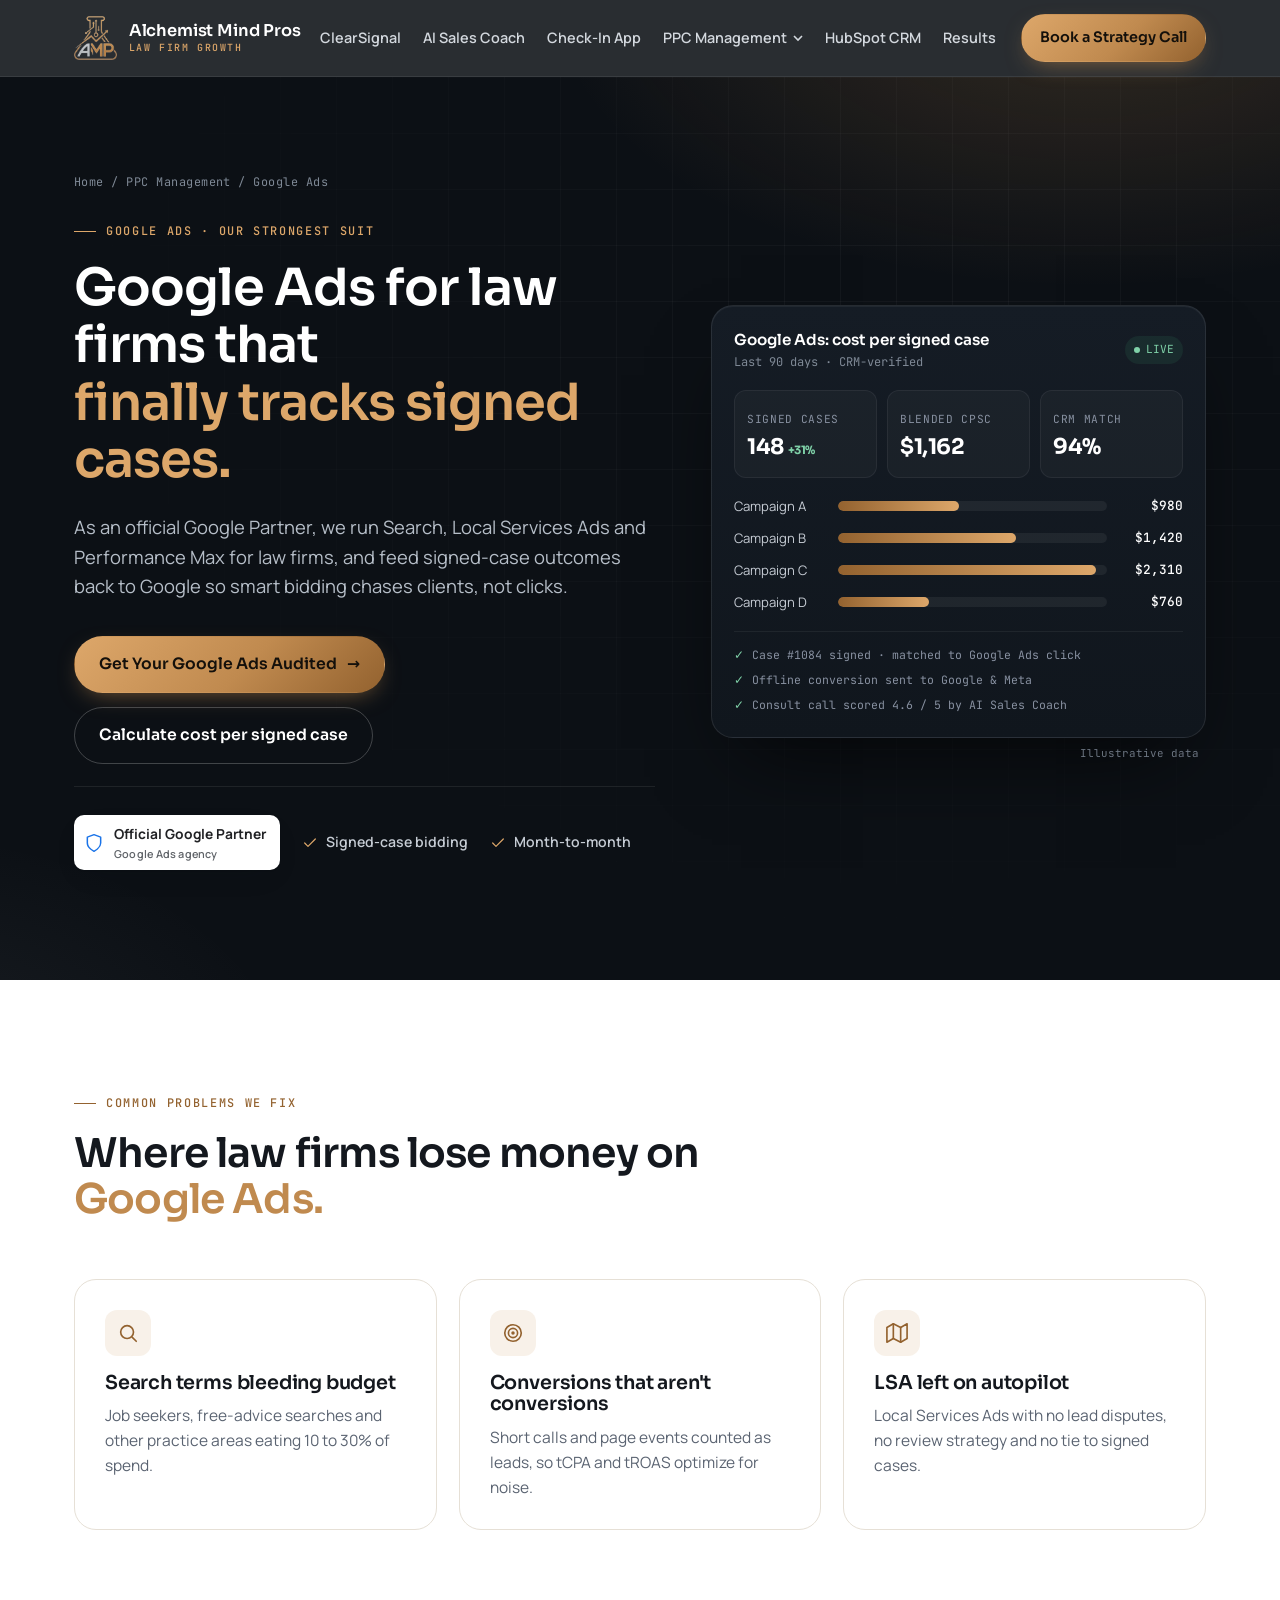
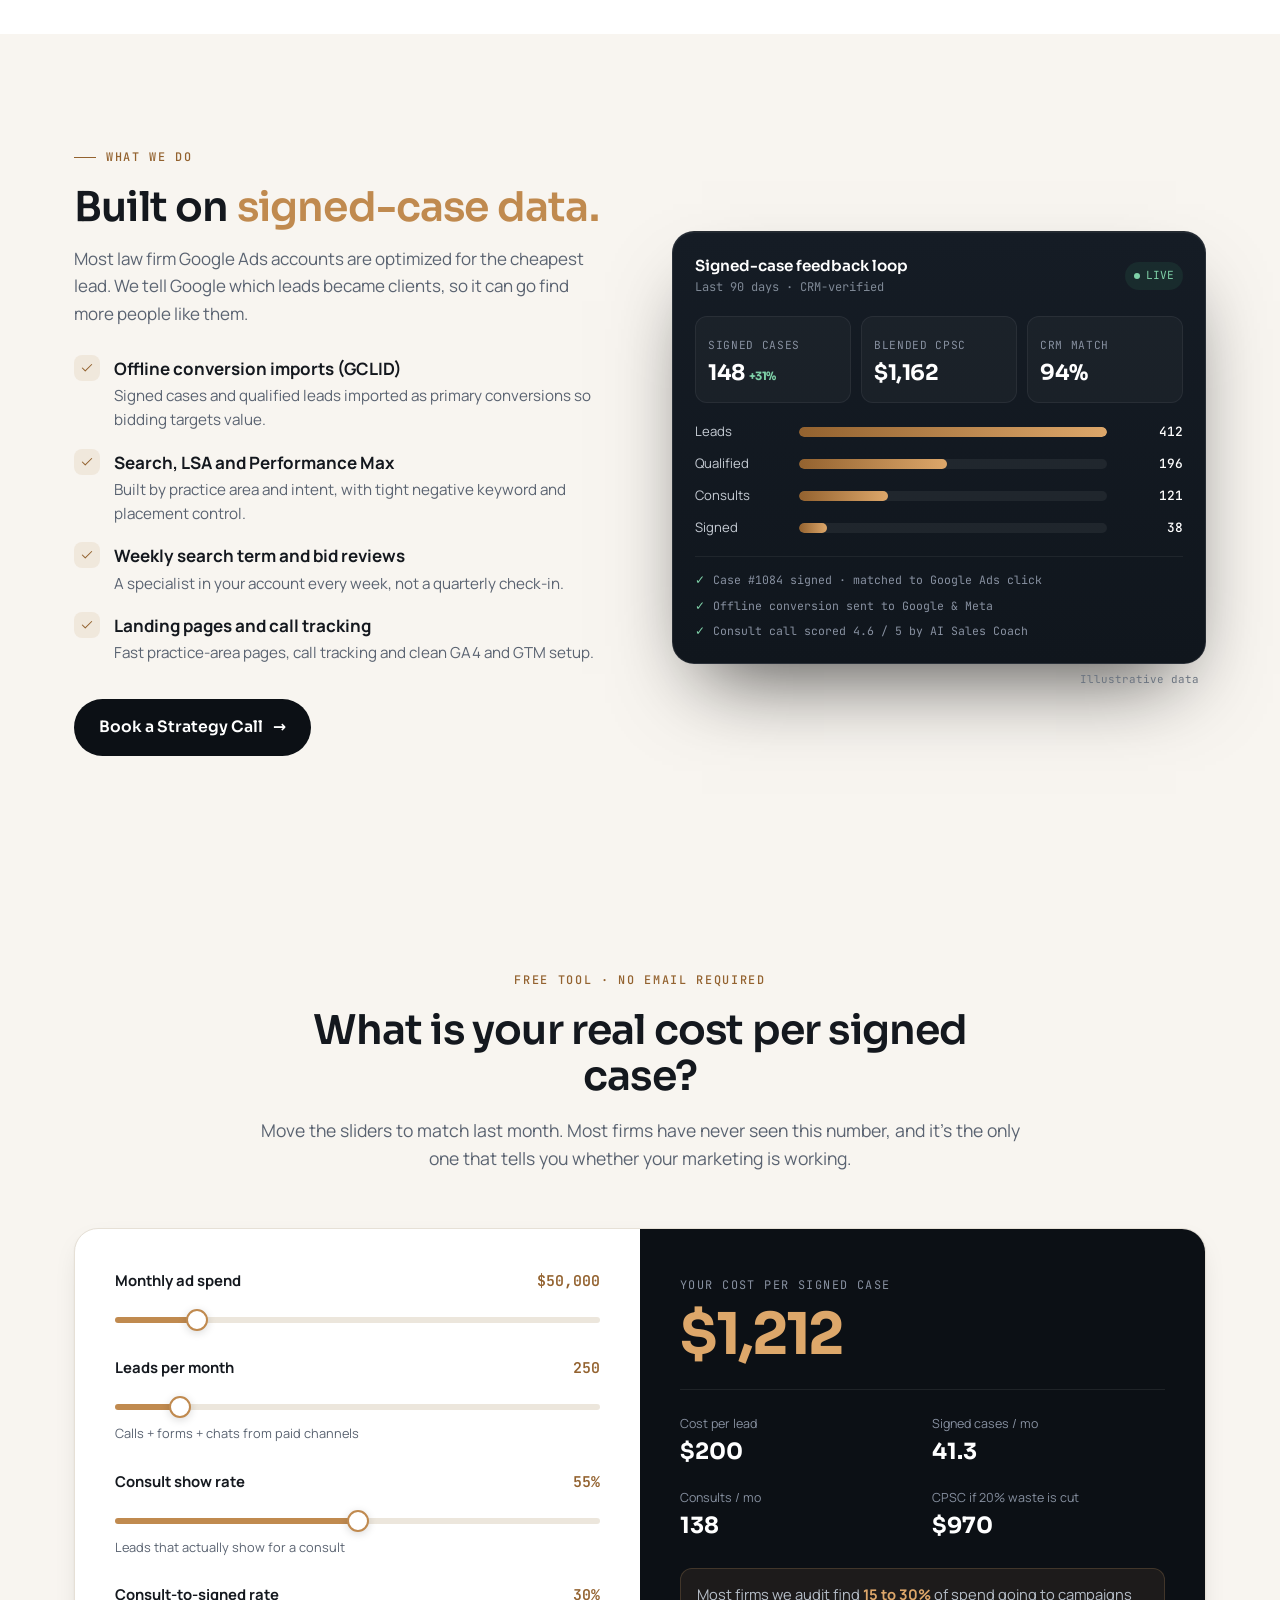
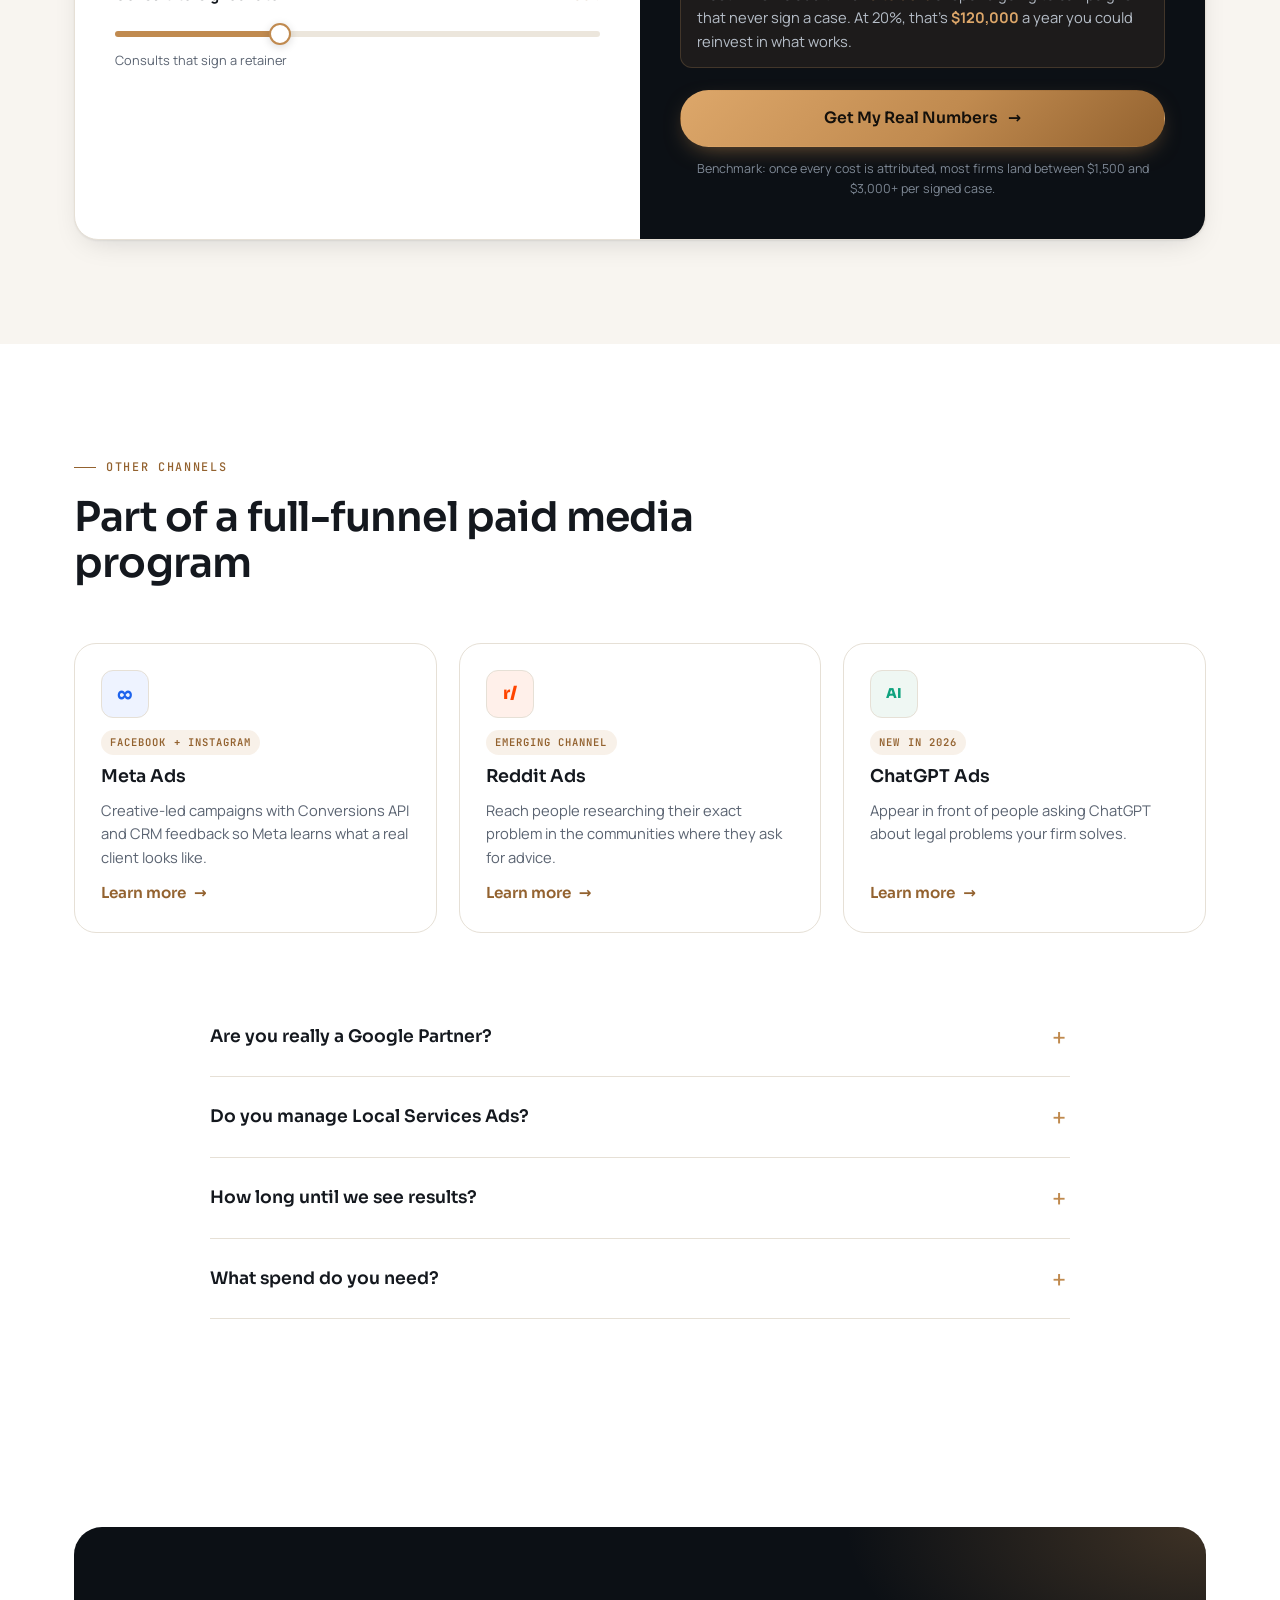
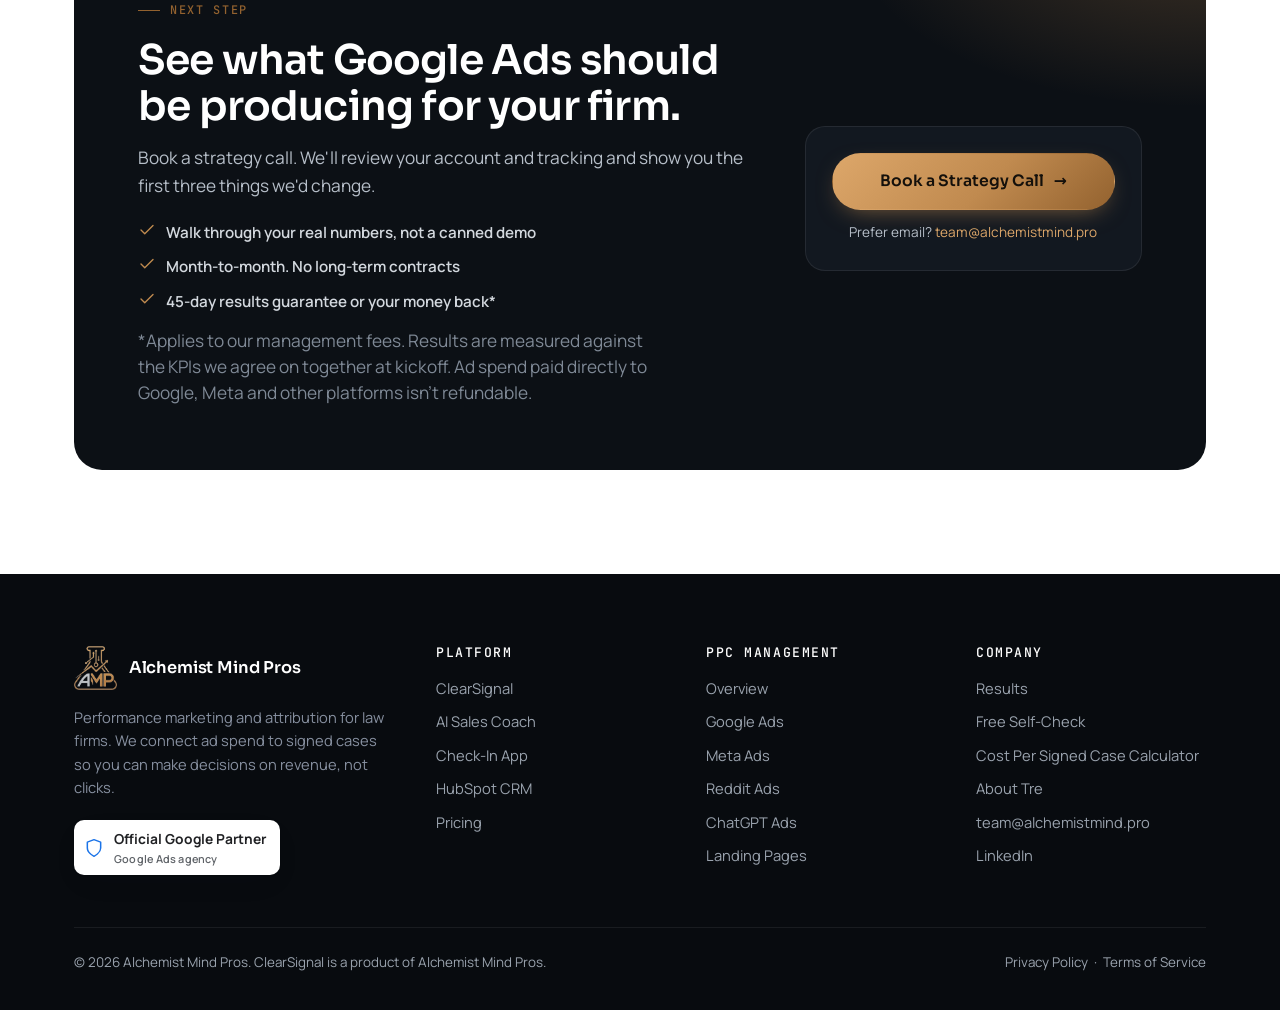
<file: google-ads.html>
<!DOCTYPE html>
<html lang="en"><head>
<meta charset="utf-8"><meta name="viewport" content="width=device-width, initial-scale=1">
<title>Google Ads for Law Firms | Google Partner Agency | Alchemist Mind Pros</title><meta name="description" content="Google Ads management for law firms by an official Google Partner. Search, LSA and PMax optimized on signed cases with offline conversion imports.">
<link rel="canonical" href="https://alchemistmind.pro/google-ads">
<meta property="og:title" content="Google Ads for Law Firms | Google Partner Agency | Alchemist Mind Pros"><meta property="og:description" content="Google Ads management for law firms by an official Google Partner. Search, LSA and PMax optimized on signed cases with offline conversion imports."><meta property="og:type" content="website"><meta property="og:image" content="https://alchemistmind.pro/assets/amp-logo.png">
<link rel="icon" href="assets/favicon.png">
<link rel="preconnect" href="https://fonts.googleapis.com"><link rel="preconnect" href="https://fonts.gstatic.com" crossorigin>
<link href="https://fonts.googleapis.com/css2?family=JetBrains+Mono:wght@400;500;600&family=Manrope:wght@400;500;600;700;800&family=Sora:wght@500;600;700&display=swap" rel="stylesheet">
<link rel="stylesheet" href="assets/styles.css?v=202611260136">
<script>(function(w,d,s,l,i){w[l]=w[l]||[];w[l].push({'gtm.start':new Date().getTime(),event:'gtm.js'});var f=d.getElementsByTagName(s)[0],j=d.createElement(s),dl=l!='dataLayer'?'&l='+l:'';j.async=true;j.src='https://www.googletagmanager.com/gtm.js?id='+i+dl;f.parentNode.insertBefore(j,f);})(window,document,'script','dataLayer','GTM-WVP5239R');</script>
</head><body>
<noscript><iframe src="https://www.googletagmanager.com/ns.html?id=GTM-WVP5239R" height="0" width="0" style="display:none;visibility:hidden"></iframe></noscript>
<header class="site-header"><div class="wrap nav">
<a class="brand" href="index.html" aria-label="Alchemist Mind Pros home"><img src="assets/amp-logo-256.png" alt="Alchemist Mind Pros logo" width="44" height="45"><span class="brand-name">Alchemist Mind Pros<small>Law firm growth</small></span></a>
<ul class="nav-links"><li><a href="clearsignal.html">ClearSignal</a></li><li><a href="ai-sales-coach.html">AI Sales Coach</a></li><li><a href="check-in-app.html">Check-In App</a></li><li class="has-dd"><a href="ppc-management.html">PPC Management <svg class="chev" viewBox="0 0 10 10"><path d="M1 3l4 4 4-4" stroke="currentColor" fill="none" stroke-width="1.6"/></svg></a><div class="dropdown"><a href="ppc-management.html"><span class="dd-ico">&#9733;</span><span><strong>PPC Management overview</strong><span>How we run paid media for law firms</span></span></a><div class="dd-foot"><a href="google-ads.html"><span class="dd-ico">G</span><span><strong>Google Ads</strong><span>Search, LSA and PMax built on signed-case data</span></span></a><a href="meta-ads.html"><span class="dd-ico">M</span><span><strong>Meta Ads</strong><span>Facebook and Instagram that feed intake, not just forms</span></span></a><a href="reddit-ads.html"><span class="dd-ico">R</span><span><strong>Reddit Ads</strong><span>Reach people researching their legal problem</span></span></a><a href="chatgpt-ads.html"><span class="dd-ico">AI</span><span><strong>ChatGPT Ads</strong><span>Show up inside ChatGPT conversations</span></span></a></div></div></li><li><a href="hubspot-crm.html">HubSpot CRM</a></li><li><a href="index.html#results">Results</a></li></ul>
<div class="nav-cta"><a href="#book" class="btn btn-primary js-book" data-loc="nav"><span class="btn-text">Book a Strategy Call</span> </a><button class="burger" aria-label="Menu" aria-expanded="false"><span></span><span></span><span></span></button></div>
</div><nav class="mobile-menu"><a href="clearsignal.html">ClearSignal</a><a href="ai-sales-coach.html">AI Sales Coach</a><a href="check-in-app.html">Check-In App</a><a href="ppc-management.html">PPC Management</a><div class="sub"><a href="google-ads.html">Google Ads</a><a href="meta-ads.html">Meta Ads</a><a href="reddit-ads.html">Reddit Ads</a><a href="chatgpt-ads.html">ChatGPT Ads</a></div><a href="hubspot-crm.html">HubSpot CRM</a><a href="index.html#results">Results</a><a href="#book" class="btn btn-primary js-book" data-loc="mobile">Book a Strategy Call <span class="arr">&rarr;</span></a></nav></header>
<main><section class="hero"><div class="wrap hero-grid">
<div><div class="breadcrumb"><a href="index.html">Home</a> / <a href="ppc-management.html">PPC Management</a> / Google Ads</div><span class="eyebrow">Google Ads &middot; Our strongest suit</span><h1><span class="static">Google Ads for law firms that</span><span class="rotator" aria-live="polite"><span>finally tracks signed cases.</span><span>stops paying for junk searches.</span><span>trains smart bidding on real clients.</span><span>scales without spiking cost per case.</span></span></h1><p class="lede">As an official Google Partner, we run Search, Local Services Ads and Performance Max for law firms, and feed signed-case outcomes back to Google so smart bidding chases clients, not clicks.</p><div class="btn-row"><a href="#book" class="btn btn-primary js-book" data-loc="google-hero">Get Your Google Ads Audited <span class="arr">&rarr;</span></a><a href="#calculator" class="btn btn-ghost">Calculate cost per signed case</a></div><div class="trust-row"><span class="gp-badge" title="Alchemist Mind Pros is an official Google Partner"><svg class="gp-ico" width="20" height="20" viewBox="0 0 24 24" fill="none" stroke="currentColor" stroke-width="1.8" stroke-linecap="round" stroke-linejoin="round" aria-hidden="true"><path d="M12 22s8-4 8-10V5l-8-3-8 3v7c0 6 8 10 8 10z"/></svg><span>Official Google Partner<small>Google Ads agency</small></span></span><span class="trust-item"><svg class="" width="16" height="16" viewBox="0 0 24 24" fill="none" stroke="currentColor" stroke-width="1.8" stroke-linecap="round" stroke-linejoin="round" aria-hidden="true"><path d="M20 6 9 17l-5-5"/></svg>Signed-case bidding</span><span class="trust-item"><svg class="" width="16" height="16" viewBox="0 0 24 24" fill="none" stroke="currentColor" stroke-width="1.8" stroke-linecap="round" stroke-linejoin="round" aria-hidden="true"><path d="M20 6 9 17l-5-5"/></svg>Month-to-month</span></div></div>
<div><div class="dash" role="img" aria-label="Illustrative ClearSignal dashboard">
<div class="dash-top"><div><div class="dash-title">Google Ads: cost per signed case</div><div class="dash-sub">Last 90 days &middot; CRM-verified</div></div><span class="live"><i></i>LIVE</span></div>
<div class="kpis"><div class="kpi"><span>Signed cases</span><b>148<em>+31%</em></b></div><div class="kpi"><span>Blended CPSC</span><b>$1,162</b></div><div class="kpi"><span>CRM match</span><b>94%</b></div></div>
<div class="bars"><div class="bar-row"><span>Campaign A</span><div class="bar"><i data-w="45%"></i></div><b>$980</b></div><div class="bar-row"><span>Campaign B</span><div class="bar"><i data-w="66%"></i></div><b>$1,420</b></div><div class="bar-row"><span>Campaign C</span><div class="bar"><i data-w="96%"></i></div><b>$2,310</b></div><div class="bar-row"><span>Campaign D</span><div class="bar"><i data-w="34%"></i></div><b>$760</b></div></div>
<div class="ticker"><div><span class="ok">&#10003;</span> Case #1084 signed &middot; matched to Google Ads click</div><div><span class="ok">&#10003;</span> Offline conversion sent to Google &amp; Meta</div><div><span class="ok">&#10003;</span> Consult call scored 4.6 / 5 by AI Sales Coach</div></div>
<span class="illus">Illustrative data</span></div></div></div></section>
<section><div class="wrap"><div class="sec-head reveal"><span class="eyebrow">Common problems we fix</span><h2>Where law firms lose money on <span class="accent">Google Ads.</span></h2></div><div class="grid-3"><div class="card reveal"><div class="ico"><svg class="" width="22" height="22" viewBox="0 0 24 24" fill="none" stroke="currentColor" stroke-width="1.8" stroke-linecap="round" stroke-linejoin="round" aria-hidden="true"><circle cx="11" cy="11" r="7"/><path d="m21 21-4.3-4.3"/></svg></div><h3>Search terms bleeding budget</h3><p>Job seekers, free-advice searches and other practice areas eating 10 to 30% of spend.</p></div><div class="card reveal"><div class="ico"><svg class="" width="22" height="22" viewBox="0 0 24 24" fill="none" stroke="currentColor" stroke-width="1.8" stroke-linecap="round" stroke-linejoin="round" aria-hidden="true"><circle cx="12" cy="12" r="9"/><circle cx="12" cy="12" r="5"/><circle cx="12" cy="12" r="1"/></svg></div><h3>Conversions that aren't conversions</h3><p>Short calls and page events counted as leads, so tCPA and tROAS optimize for noise.</p></div><div class="card reveal"><div class="ico"><svg class="" width="22" height="22" viewBox="0 0 24 24" fill="none" stroke="currentColor" stroke-width="1.8" stroke-linecap="round" stroke-linejoin="round" aria-hidden="true"><path d="M1 6v16l7-4 8 4 7-4V2l-7 4-8-4z"/><path d="M8 2v16M16 6v16"/></svg></div><h3>LSA left on autopilot</h3><p>Local Services Ads with no lead disputes, no review strategy and no tie to signed cases.</p></div></div></div></section>
<section class="sec-paper"><div class="wrap split"><div class="reveal"><span class="eyebrow">What we do</span><h2>Built on <span class='accent'>signed-case data.</span></h2><p style="margin-top:14px">Most law firm Google Ads accounts are optimized for the cheapest lead. We tell Google which leads became clients, so it can go find more people like them.</p><ul class="feat-list"><li><span class="tick"><svg class="" width="14" height="14" viewBox="0 0 24 24" fill="none" stroke="currentColor" stroke-width="1.8" stroke-linecap="round" stroke-linejoin="round" aria-hidden="true"><path d="M20 6 9 17l-5-5"/></svg></span><div><b>Offline conversion imports (GCLID)</b><p>Signed cases and qualified leads imported as primary conversions so bidding targets value.</p></div></li><li><span class="tick"><svg class="" width="14" height="14" viewBox="0 0 24 24" fill="none" stroke="currentColor" stroke-width="1.8" stroke-linecap="round" stroke-linejoin="round" aria-hidden="true"><path d="M20 6 9 17l-5-5"/></svg></span><div><b>Search, LSA and Performance Max</b><p>Built by practice area and intent, with tight negative keyword and placement control.</p></div></li><li><span class="tick"><svg class="" width="14" height="14" viewBox="0 0 24 24" fill="none" stroke="currentColor" stroke-width="1.8" stroke-linecap="round" stroke-linejoin="round" aria-hidden="true"><path d="M20 6 9 17l-5-5"/></svg></span><div><b>Weekly search term and bid reviews</b><p>A specialist in your account every week, not a quarterly check-in.</p></div></li><li><span class="tick"><svg class="" width="14" height="14" viewBox="0 0 24 24" fill="none" stroke="currentColor" stroke-width="1.8" stroke-linecap="round" stroke-linejoin="round" aria-hidden="true"><path d="M20 6 9 17l-5-5"/></svg></span><div><b>Landing pages and call tracking</b><p>Fast practice-area pages, call tracking and clean GA4 and GTM setup.</p></div></li></ul><div class="btn-row"><a href="#book" class="btn btn-dark js-book" data-loc="google-mid">Book a Strategy Call <span class="arr">&rarr;</span></a></div></div>
<div class="reveal"><div class="dash" role="img" aria-label="Illustrative ClearSignal dashboard">
<div class="dash-top"><div><div class="dash-title">Signed-case feedback loop</div><div class="dash-sub">Last 90 days &middot; CRM-verified</div></div><span class="live"><i></i>LIVE</span></div>
<div class="kpis"><div class="kpi"><span>Signed cases</span><b>148<em>+31%</em></b></div><div class="kpi"><span>Blended CPSC</span><b>$1,162</b></div><div class="kpi"><span>CRM match</span><b>94%</b></div></div>
<div class="bars"><div class="bar-row"><span>Leads</span><div class="bar"><i data-w="100%"></i></div><b>412</b></div><div class="bar-row"><span>Qualified</span><div class="bar"><i data-w="48%"></i></div><b>196</b></div><div class="bar-row"><span>Consults</span><div class="bar"><i data-w="29%"></i></div><b>121</b></div><div class="bar-row"><span>Signed</span><div class="bar"><i data-w="9%"></i></div><b>38</b></div></div>
<div class="ticker"><div><span class="ok">&#10003;</span> Case #1084 signed &middot; matched to Google Ads click</div><div><span class="ok">&#10003;</span> Offline conversion sent to Google &amp; Meta</div><div><span class="ok">&#10003;</span> Consult call scored 4.6 / 5 by AI Sales Coach</div></div>
<span class="illus">Illustrative data</span></div></div></div></section>
<section id="calculator" class="sec-paper"><div class="wrap">
<div class="sec-head center reveal"><span class="eyebrow">Free tool &middot; No email required</span><h2>What is your real cost per signed case?</h2><p>Move the sliders to match last month. Most firms have never seen this number, and it's the only one that tells you whether your marketing is working.</p></div>
<div class="calc reveal"><div class="calc-in">
<div class="field"><label for="c-spend">Monthly ad spend<output for="c-spend"></output></label><input type="range" id="c-spend" name="spend" min="5000" max="300000" step="1000" value="50000" data-fmt="$"></div>
<div class="field"><label for="c-leads">Leads per month<output for="c-leads"></output></label><input type="range" id="c-leads" name="leads" min="20" max="2000" step="5" value="250" data-fmt="n"><div class=hint>Calls + forms + chats from paid channels</div></div>
<div class="field"><label for="c-show">Consult show rate<output for="c-show"></output></label><input type="range" id="c-show" name="show" min="10" max="100" step="1" value="55" data-fmt="%"><div class=hint>Leads that actually show for a consult</div></div>
<div class="field"><label for="c-close">Consult-to-signed rate<output for="c-close"></output></label><input type="range" id="c-close" name="close" min="5" max="80" step="1" value="30" data-fmt="%"><div class=hint>Consults that sign a retainer</div></div>
</div><div class="calc-out">
<div class="out-main"><span>Your cost per signed case</span><b class="o-cpsc">$0</b></div>
<div class="out-grid"><div><span>Cost per lead</span><b class="o-cpl">$0</b></div><div><span>Signed cases / mo</span><b class="o-signed">0</b></div><div><span>Consults / mo</span><b class="o-consults">0</b></div><div><span>CPSC if 20% waste is cut</span><b class="o-after">$0</b></div></div>
<div class="out-note">Most firms we audit find <b>15 to 30%</b> of spend going to campaigns that never sign a case. At 20%, that's <b class="o-yearly">$0</b> a year you could reinvest in what works.</div>
<a href="#book" class="btn btn-primary js-book" data-loc="calculator">Get My Real Numbers <span class="arr">&rarr;</span></a>
<p class="fine">Benchmark: once every cost is attributed, most firms land between $1,500 and $3,000+ per signed case.</p>
</div></div></div></section>
<section><div class="wrap"><div class="sec-head reveal"><span class="eyebrow">Other channels</span><h2>Part of a full-funnel paid media program</h2></div><div class="grid-3"><a class="channel reveal" href="meta-ads.html"><span class="logo-chip" style="background:#EEF3FF;color:#1D63ED;font-weight:800;font-size:1.3rem">&infin;</span><span class="pill">Facebook + Instagram</span><h3>Meta Ads</h3><p>Creative-led campaigns with Conversions API and CRM feedback so Meta learns what a real client looks like.</p><span class="link-arrow">Learn more <span class="arr">&rarr;</span></span></a><a class="channel reveal" href="reddit-ads.html"><span class="logo-chip" style="background:#FFF0EA;color:#FF4500;font-weight:800;font-family:var(--font-h)">r/</span><span class="pill">Emerging channel</span><h3>Reddit Ads</h3><p>Reach people researching their exact problem in the communities where they ask for advice.</p><span class="link-arrow">Learn more <span class="arr">&rarr;</span></span></a><a class="channel reveal" href="chatgpt-ads.html"><span class="logo-chip" style="background:#EFF7F3;color:#10A37F;font-weight:800;font-family:var(--font-h);font-size:.85rem">AI</span><span class="pill">New in 2026</span><h3>ChatGPT Ads</h3><p>Appear in front of people asking ChatGPT about legal problems your firm solves.</p><span class="link-arrow">Learn more <span class="arr">&rarr;</span></span></a></div>
<div style="margin-top:64px"><div class="faq"><details><summary>Are you really a Google Partner?</summary><p>Yes. Alchemist Mind Pros is an official Google Partner, which recognizes ad performance, spend and certification standards.</p></details><details><summary>Do you manage Local Services Ads?</summary><p>Yes, including lead disputes, review strategy and tying LSA leads to signed cases.</p></details><details><summary>How long until we see results?</summary><p>Tracking fixes and waste cuts usually show up in the first 30 days. Signed-case bidding typically improves over 60 to 90 days as the algorithm learns.</p></details><details><summary>What spend do you need?</summary><p>$10K+ a month. Our best results come with firms spending $50K to $100K+ on Google.</p></details></div></div></div></section>
<section id="book"><div class="wrap"><div class="cta-band reveal">
<div><span class="eyebrow">Next step</span><h2>See what Google Ads should be producing for your firm.</h2><p>Book a strategy call. We'll review your account and tracking and show you the first three things we'd change.</p><ul><li><svg class="check" width="18" height="18" viewBox="0 0 24 24" fill="none" stroke="currentColor" stroke-width="1.8" stroke-linecap="round" stroke-linejoin="round" aria-hidden="true"><path d="M20 6 9 17l-5-5"/></svg>Walk through your real numbers, not a canned demo</li><li><svg class="check" width="18" height="18" viewBox="0 0 24 24" fill="none" stroke="currentColor" stroke-width="1.8" stroke-linecap="round" stroke-linejoin="round" aria-hidden="true"><path d="M20 6 9 17l-5-5"/></svg>Month-to-month. No long-term contracts</li><li><svg class="check" width="18" height="18" viewBox="0 0 24 24" fill="none" stroke="currentColor" stroke-width="1.8" stroke-linecap="round" stroke-linejoin="round" aria-hidden="true"><path d="M20 6 9 17l-5-5"/></svg>45-day results guarantee or your money back*</li></ul><p class="g-note dark">*Applies to our management fees. Results are measured against the KPIs we agree on together at kickoff. Ad spend paid directly to Google, Meta and other platforms isn't refundable.</p></div>
<div class="book-box"><div id="calendly-inline"></div><a href="#book" class="btn btn-primary js-book" data-loc="cta-band">Book a Strategy Call <span class="arr">&rarr;</span></a><p>Prefer email? <a href="mailto:team@alchemistmind.pro" style="color:var(--copper-2)">team@alchemistmind.pro</a></p></div>
</div></div></section>
</main>
<div class="sticky-cta"><a href="#book" class="btn btn-primary js-book" data-loc="sticky">Book a Strategy Call <span class="arr">&rarr;</span></a></div>
<footer class="site-footer"><div class="wrap">
<div class="foot-grid">
<div class="foot-brand"><a class="brand" href="index.html"><img src="assets/amp-logo-256.png" alt="" width="44" height="45"><span class="brand-name">Alchemist Mind Pros</span></a>
<p>Performance marketing and attribution for law firms. We connect ad spend to signed cases so you can make decisions on revenue, not clicks.</p><span class="gp-badge" title="Alchemist Mind Pros is an official Google Partner"><svg class="gp-ico" width="20" height="20" viewBox="0 0 24 24" fill="none" stroke="currentColor" stroke-width="1.8" stroke-linecap="round" stroke-linejoin="round" aria-hidden="true"><path d="M12 22s8-4 8-10V5l-8-3-8 3v7c0 6 8 10 8 10z"/></svg><span>Official Google Partner<small>Google Ads agency</small></span></span></div>
<div><h4>Platform</h4><ul><li><a href="clearsignal.html">ClearSignal</a></li><li><a href="ai-sales-coach.html">AI Sales Coach</a></li><li><a href="check-in-app.html">Check-In App</a></li><li><a href="hubspot-crm.html">HubSpot CRM</a></li><li><a href="clearsignal.html#pricing">Pricing</a></li></ul></div>
<div><h4>PPC Management</h4><ul><li><a href="ppc-management.html">Overview</a></li><li><a href="google-ads.html">Google Ads</a></li><li><a href="meta-ads.html">Meta Ads</a></li><li><a href="reddit-ads.html">Reddit Ads</a></li><li><a href="chatgpt-ads.html">ChatGPT Ads</a></li><li><a href="ppc-management.html#landing-pages">Landing Pages</a></li></ul></div>
<div><h4>Company</h4><ul><li><a href="index.html#results">Results</a></li><li><a href="index.html#quiz">Free Self-Check</a></li><li><a href="index.html#calculator">Cost Per Signed Case Calculator</a></li><li><a href="index.html#founder">About Tre</a></li><li><a href="mailto:team@alchemistmind.pro">team@alchemistmind.pro</a></li><li><a href="https://www.linkedin.com/company/108311767/" target="_blank" rel="noopener">LinkedIn</a></li></ul></div>
</div>
<div class="foot-bottom"><span>&copy; <span class="yr">2026</span> Alchemist Mind Pros. ClearSignal is a product of Alchemist Mind Pros.</span><span><a href="privacy/">Privacy Policy</a> &nbsp;&middot;&nbsp; <a href="terms-app/">Terms of Service</a></span></div>
</div></footer>
<script src="assets/main.js?v=202611260136"></script>
</body></html>
</file>
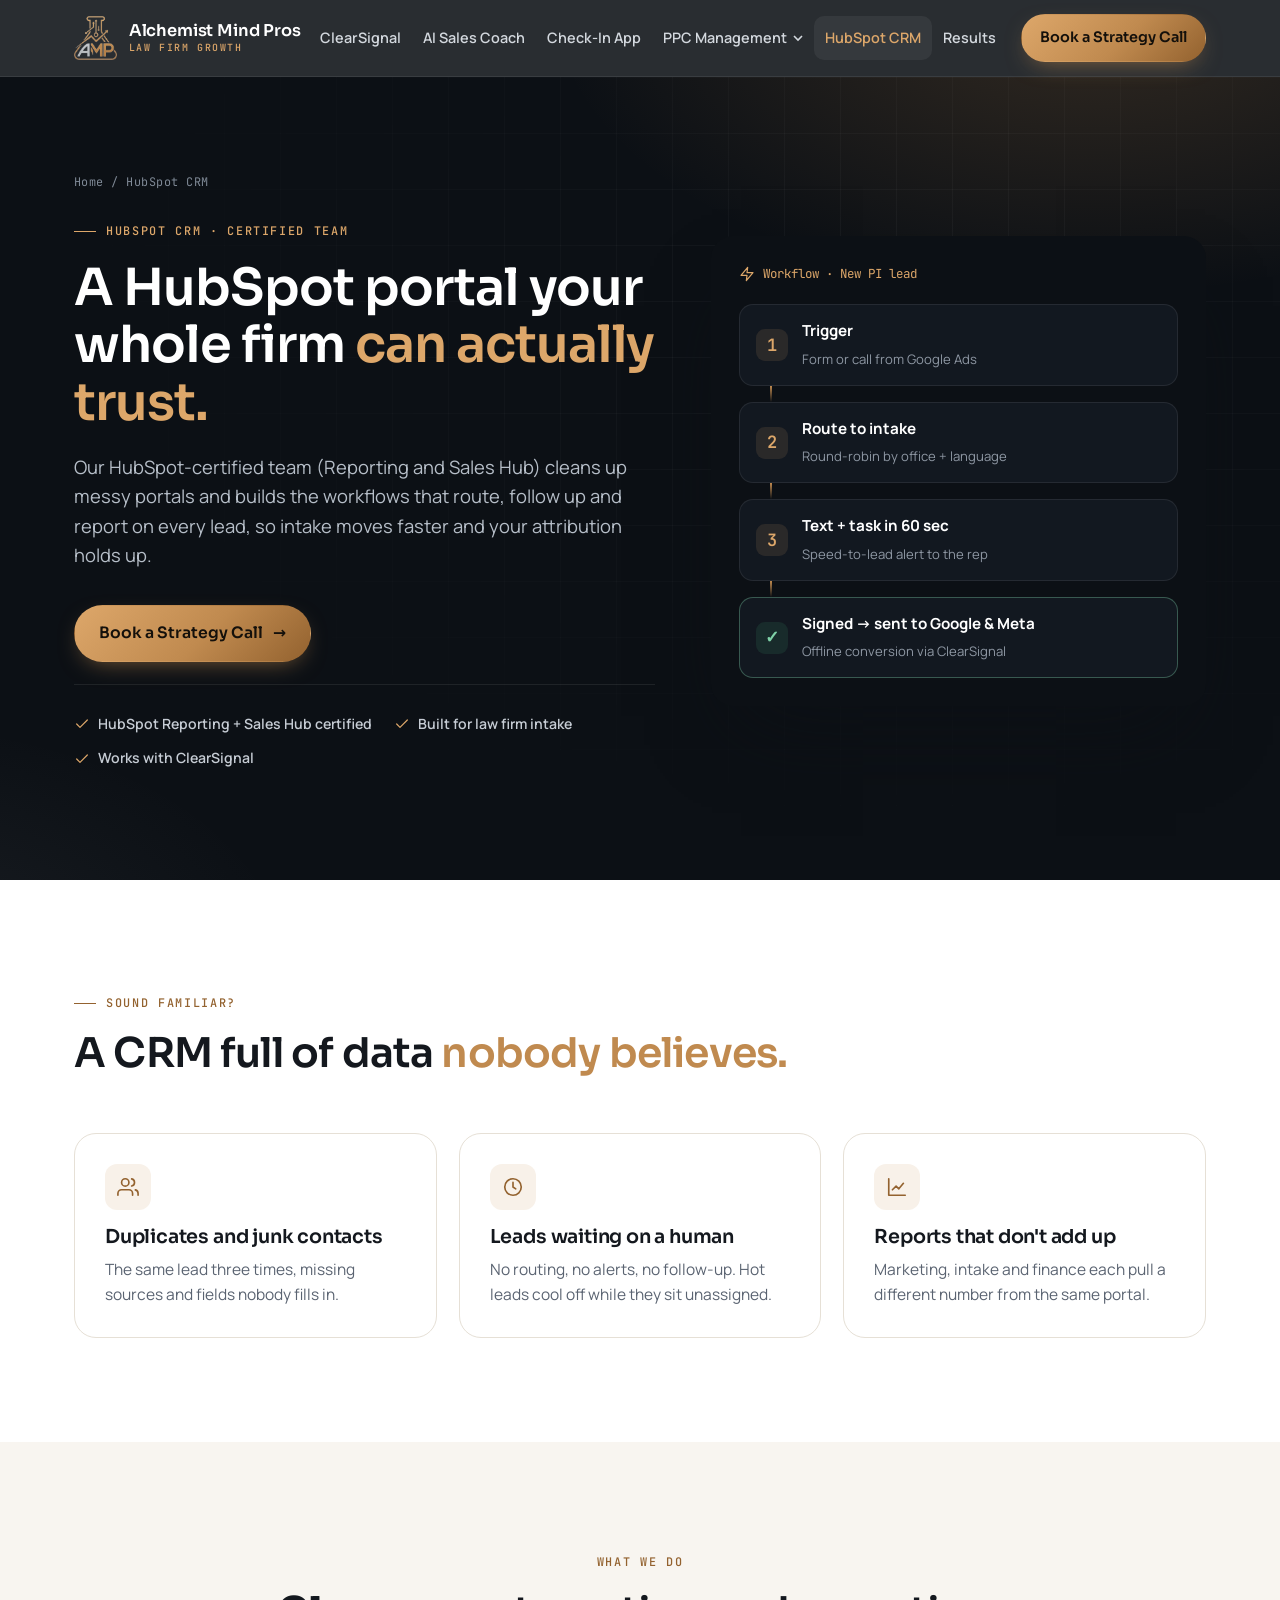
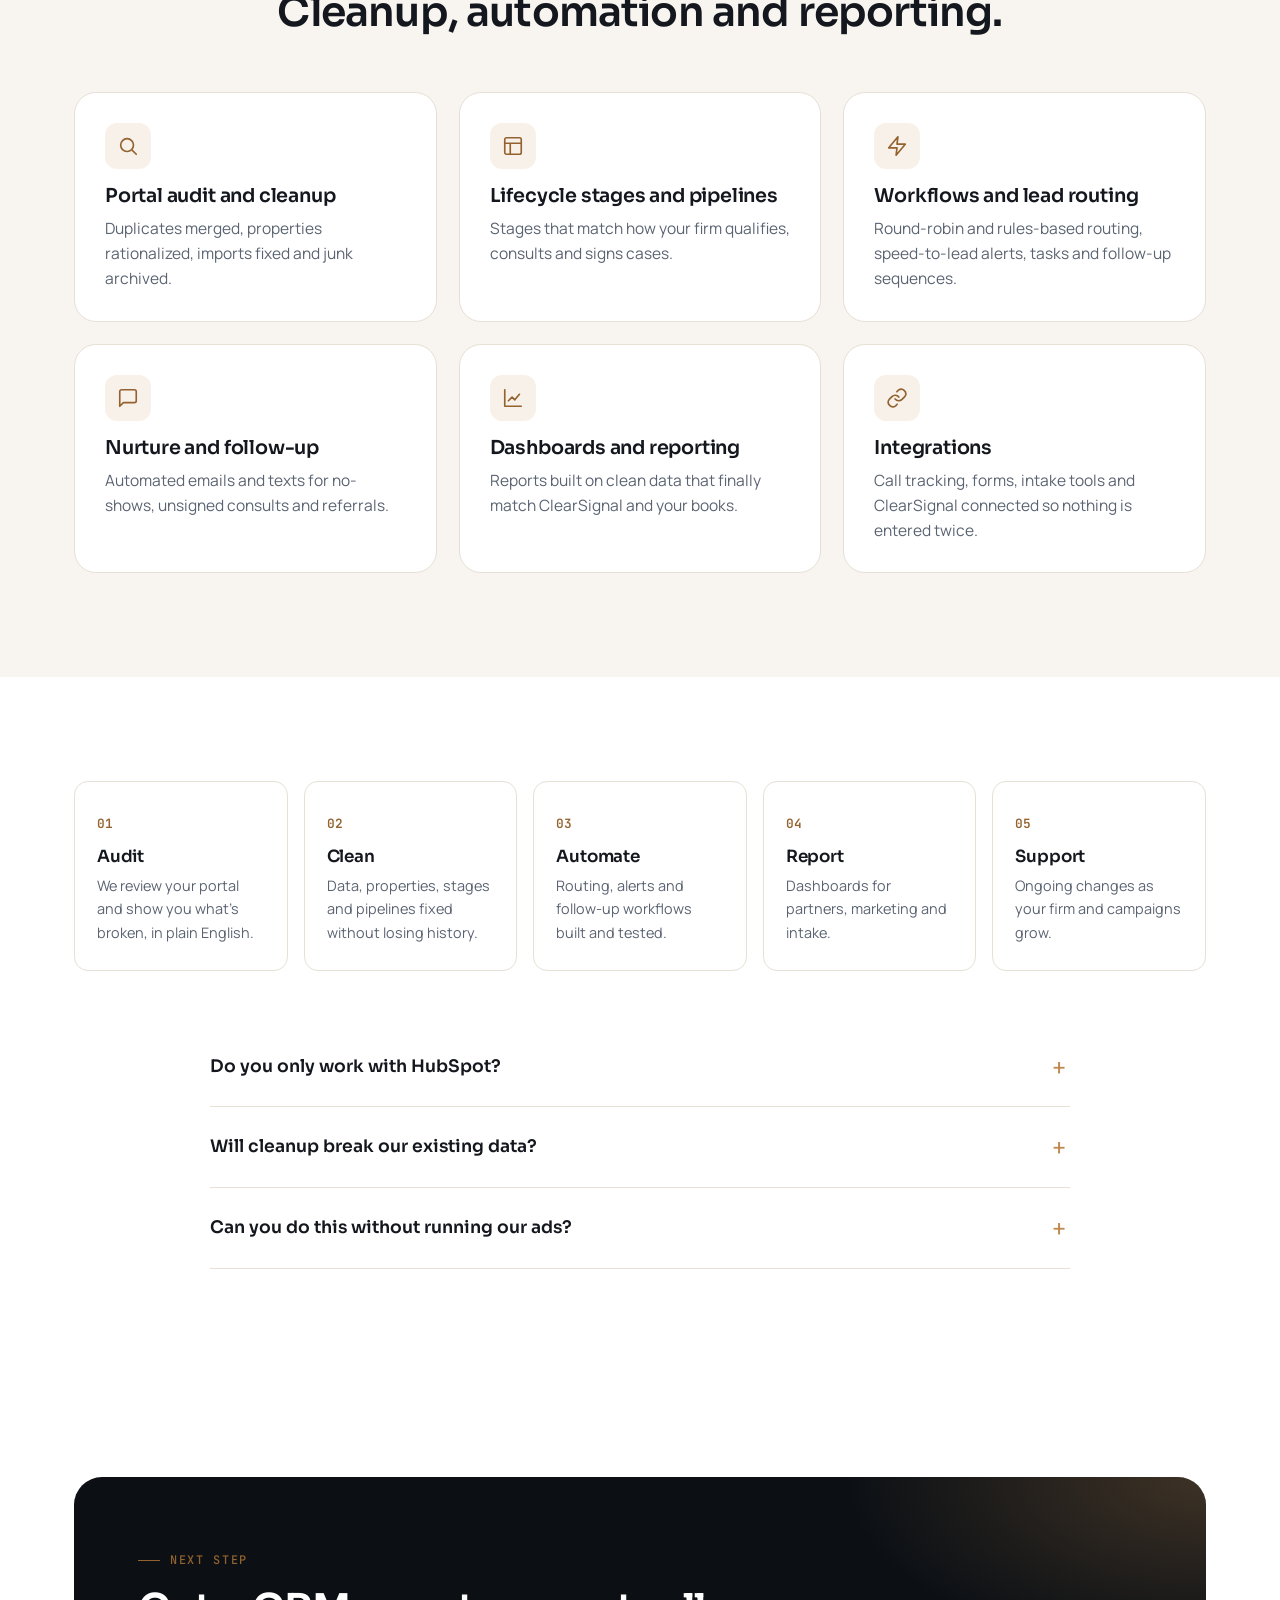
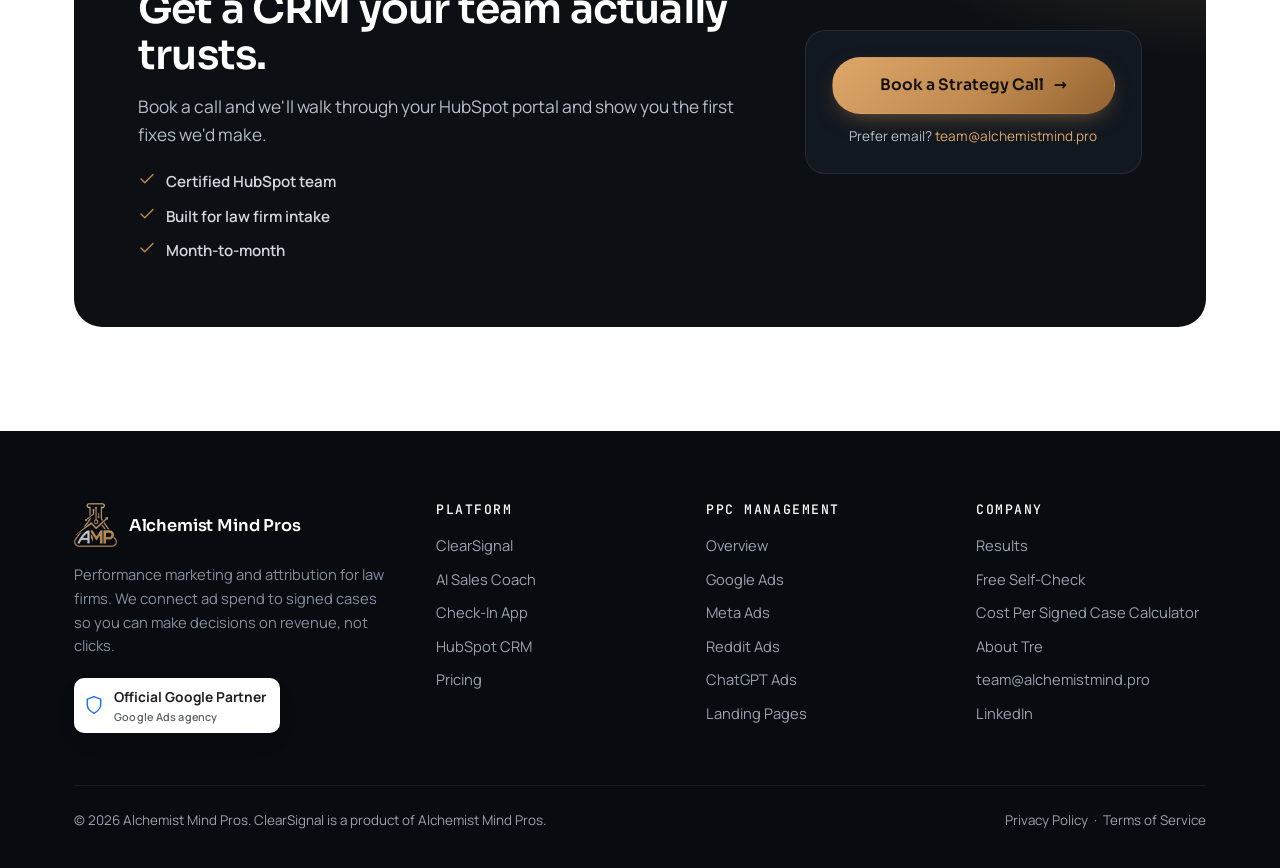
<file: hubspot-crm.html>
<!DOCTYPE html>
<html lang="en"><head>
<meta charset="utf-8"><meta name="viewport" content="width=device-width, initial-scale=1">
<title>HubSpot CRM Cleanup & Workflows for Law Firms | Alchemist Mind Pros</title><meta name="description" content="HubSpot-certified cleanup, lifecycle stages, workflows, lead routing and reporting for law firms. Built to work with ClearSignal attribution.">
<link rel="canonical" href="https://alchemistmind.pro/hubspot-crm">
<meta property="og:title" content="HubSpot CRM Cleanup & Workflows for Law Firms | Alchemist Mind Pros"><meta property="og:description" content="HubSpot-certified cleanup, lifecycle stages, workflows, lead routing and reporting for law firms. Built to work with ClearSignal attribution."><meta property="og:type" content="website"><meta property="og:image" content="https://alchemistmind.pro/assets/amp-logo.png">
<link rel="icon" href="assets/favicon.png">
<link rel="preconnect" href="https://fonts.googleapis.com"><link rel="preconnect" href="https://fonts.gstatic.com" crossorigin>
<link href="https://fonts.googleapis.com/css2?family=JetBrains+Mono:wght@400;500;600&family=Manrope:wght@400;500;600;700;800&family=Sora:wght@500;600;700&display=swap" rel="stylesheet">
<link rel="stylesheet" href="assets/styles.css?v=202611260136">
<script>(function(w,d,s,l,i){w[l]=w[l]||[];w[l].push({'gtm.start':new Date().getTime(),event:'gtm.js'});var f=d.getElementsByTagName(s)[0],j=d.createElement(s),dl=l!='dataLayer'?'&l='+l:'';j.async=true;j.src='https://www.googletagmanager.com/gtm.js?id='+i+dl;f.parentNode.insertBefore(j,f);})(window,document,'script','dataLayer','GTM-WVP5239R');</script>
</head><body>
<noscript><iframe src="https://www.googletagmanager.com/ns.html?id=GTM-WVP5239R" height="0" width="0" style="display:none;visibility:hidden"></iframe></noscript>
<header class="site-header"><div class="wrap nav">
<a class="brand" href="index.html" aria-label="Alchemist Mind Pros home"><img src="assets/amp-logo-256.png" alt="Alchemist Mind Pros logo" width="44" height="45"><span class="brand-name">Alchemist Mind Pros<small>Law firm growth</small></span></a>
<ul class="nav-links"><li><a href="clearsignal.html">ClearSignal</a></li><li><a href="ai-sales-coach.html">AI Sales Coach</a></li><li><a href="check-in-app.html">Check-In App</a></li><li class="has-dd"><a href="ppc-management.html">PPC Management <svg class="chev" viewBox="0 0 10 10"><path d="M1 3l4 4 4-4" stroke="currentColor" fill="none" stroke-width="1.6"/></svg></a><div class="dropdown"><a href="ppc-management.html"><span class="dd-ico">&#9733;</span><span><strong>PPC Management overview</strong><span>How we run paid media for law firms</span></span></a><div class="dd-foot"><a href="google-ads.html"><span class="dd-ico">G</span><span><strong>Google Ads</strong><span>Search, LSA and PMax built on signed-case data</span></span></a><a href="meta-ads.html"><span class="dd-ico">M</span><span><strong>Meta Ads</strong><span>Facebook and Instagram that feed intake, not just forms</span></span></a><a href="reddit-ads.html"><span class="dd-ico">R</span><span><strong>Reddit Ads</strong><span>Reach people researching their legal problem</span></span></a><a href="chatgpt-ads.html"><span class="dd-ico">AI</span><span><strong>ChatGPT Ads</strong><span>Show up inside ChatGPT conversations</span></span></a></div></div></li><li><a href="hubspot-crm.html" class="active">HubSpot CRM</a></li><li><a href="index.html#results">Results</a></li></ul>
<div class="nav-cta"><a href="#book" class="btn btn-primary js-book" data-loc="nav"><span class="btn-text">Book a Strategy Call</span> </a><button class="burger" aria-label="Menu" aria-expanded="false"><span></span><span></span><span></span></button></div>
</div><nav class="mobile-menu"><a href="clearsignal.html">ClearSignal</a><a href="ai-sales-coach.html">AI Sales Coach</a><a href="check-in-app.html">Check-In App</a><a href="ppc-management.html">PPC Management</a><div class="sub"><a href="google-ads.html">Google Ads</a><a href="meta-ads.html">Meta Ads</a><a href="reddit-ads.html">Reddit Ads</a><a href="chatgpt-ads.html">ChatGPT Ads</a></div><a href="hubspot-crm.html">HubSpot CRM</a><a href="index.html#results">Results</a><a href="#book" class="btn btn-primary js-book" data-loc="mobile">Book a Strategy Call <span class="arr">&rarr;</span></a></nav></header>
<main><section class="hero"><div class="wrap hero-grid">
<div><div class="breadcrumb"><a href="index.html">Home</a> / HubSpot CRM</div><span class="eyebrow">HubSpot CRM &middot; Certified team</span><h1>A HubSpot portal your whole firm <span class='accent'>can actually trust.</span></h1><p class="lede">Our HubSpot-certified team (Reporting and Sales Hub) cleans up messy portals and builds the workflows that route, follow up and report on every lead, so intake moves faster and your attribution holds up.</p><div class="btn-row"><a href="#book" class="btn btn-primary js-book" data-loc="hero">Book a Strategy Call <span class="arr">&rarr;</span></a></div><div class="trust-row"><span class="trust-item"><svg class="" width="16" height="16" viewBox="0 0 24 24" fill="none" stroke="currentColor" stroke-width="1.8" stroke-linecap="round" stroke-linejoin="round" aria-hidden="true"><path d="M20 6 9 17l-5-5"/></svg>HubSpot Reporting + Sales Hub certified</span><span class="trust-item"><svg class="" width="16" height="16" viewBox="0 0 24 24" fill="none" stroke="currentColor" stroke-width="1.8" stroke-linecap="round" stroke-linejoin="round" aria-hidden="true"><path d="M20 6 9 17l-5-5"/></svg>Built for law firm intake</span><span class="trust-item"><svg class="" width="16" height="16" viewBox="0 0 24 24" fill="none" stroke="currentColor" stroke-width="1.8" stroke-linecap="round" stroke-linejoin="round" aria-hidden="true"><path d="M20 6 9 17l-5-5"/></svg>Works with ClearSignal</span></div></div>
<div><div class="flowmock"><div class="fm-h"><svg class="" width="16" height="16" viewBox="0 0 24 24" fill="none" stroke="currentColor" stroke-width="1.8" stroke-linecap="round" stroke-linejoin="round" aria-hidden="true"><path d="M13 2 3 14h9l-1 8 10-12h-9z"/></svg> Workflow &middot; New PI lead</div>
<div class="fm-step"><span>1</span><div><b>Trigger</b><small>Form or call from Google Ads</small></div></div><div class="fm-line"></div>
<div class="fm-step"><span>2</span><div><b>Route to intake</b><small>Round-robin by office + language</small></div></div><div class="fm-line"></div>
<div class="fm-step"><span>3</span><div><b>Text + task in 60 sec</b><small>Speed-to-lead alert to the rep</small></div></div><div class="fm-line"></div>
<div class="fm-step ok"><span>&#10003;</span><div><b>Signed &rarr; sent to Google &amp; Meta</b><small>Offline conversion via ClearSignal</small></div></div></div></div></div></section>
<section><div class="wrap"><div class="sec-head reveal"><span class="eyebrow">Sound familiar?</span><h2>A CRM full of data <span class="accent">nobody believes.</span></h2></div>
<div class="grid-3"><div class="card reveal"><div class="ico"><svg class="" width="22" height="22" viewBox="0 0 24 24" fill="none" stroke="currentColor" stroke-width="1.8" stroke-linecap="round" stroke-linejoin="round" aria-hidden="true"><path d="M17 21v-2a4 4 0 0 0-4-4H5a4 4 0 0 0-4 4v2"/><circle cx="9" cy="7" r="4"/><path d="M23 21v-2a4 4 0 0 0-3-3.9M16 3.1a4 4 0 0 1 0 7.8"/></svg></div><h3>Duplicates and junk contacts</h3><p>The same lead three times, missing sources and fields nobody fills in.</p></div><div class="card reveal"><div class="ico"><svg class="" width="22" height="22" viewBox="0 0 24 24" fill="none" stroke="currentColor" stroke-width="1.8" stroke-linecap="round" stroke-linejoin="round" aria-hidden="true"><circle cx="12" cy="12" r="9"/><path d="M12 7v5l3 2"/></svg></div><h3>Leads waiting on a human</h3><p>No routing, no alerts, no follow-up. Hot leads cool off while they sit unassigned.</p></div><div class="card reveal"><div class="ico"><svg class="" width="22" height="22" viewBox="0 0 24 24" fill="none" stroke="currentColor" stroke-width="1.8" stroke-linecap="round" stroke-linejoin="round" aria-hidden="true"><path d="M3 3v18h18"/><path d="M7 15l4-4 3 3 5-6"/></svg></div><h3>Reports that don't add up</h3><p>Marketing, intake and finance each pull a different number from the same portal.</p></div></div></div></section>
<section class="sec-paper"><div class="wrap"><div class="sec-head center reveal"><span class="eyebrow">What we do</span><h2>Cleanup, automation and reporting.</h2></div>
<div class="grid-3"><div class="card reveal"><div class="ico"><svg class="" width="22" height="22" viewBox="0 0 24 24" fill="none" stroke="currentColor" stroke-width="1.8" stroke-linecap="round" stroke-linejoin="round" aria-hidden="true"><circle cx="11" cy="11" r="7"/><path d="m21 21-4.3-4.3"/></svg></div><h3>Portal audit and cleanup</h3><p>Duplicates merged, properties rationalized, imports fixed and junk archived.</p></div><div class="card reveal"><div class="ico"><svg class="" width="22" height="22" viewBox="0 0 24 24" fill="none" stroke="currentColor" stroke-width="1.8" stroke-linecap="round" stroke-linejoin="round" aria-hidden="true"><rect x="3" y="3" width="18" height="18" rx="2"/><path d="M3 9h18M9 21V9"/></svg></div><h3>Lifecycle stages and pipelines</h3><p>Stages that match how your firm qualifies, consults and signs cases.</p></div><div class="card reveal"><div class="ico"><svg class="" width="22" height="22" viewBox="0 0 24 24" fill="none" stroke="currentColor" stroke-width="1.8" stroke-linecap="round" stroke-linejoin="round" aria-hidden="true"><path d="M13 2 3 14h9l-1 8 10-12h-9z"/></svg></div><h3>Workflows and lead routing</h3><p>Round-robin and rules-based routing, speed-to-lead alerts, tasks and follow-up sequences.</p></div><div class="card reveal"><div class="ico"><svg class="" width="22" height="22" viewBox="0 0 24 24" fill="none" stroke="currentColor" stroke-width="1.8" stroke-linecap="round" stroke-linejoin="round" aria-hidden="true"><path d="M21 15a2 2 0 0 1-2 2H7l-4 4V5a2 2 0 0 1 2-2h14a2 2 0 0 1 2 2z"/></svg></div><h3>Nurture and follow-up</h3><p>Automated emails and texts for no-shows, unsigned consults and referrals.</p></div><div class="card reveal"><div class="ico"><svg class="" width="22" height="22" viewBox="0 0 24 24" fill="none" stroke="currentColor" stroke-width="1.8" stroke-linecap="round" stroke-linejoin="round" aria-hidden="true"><path d="M3 3v18h18"/><path d="M7 15l4-4 3 3 5-6"/></svg></div><h3>Dashboards and reporting</h3><p>Reports built on clean data that finally match ClearSignal and your books.</p></div><div class="card reveal"><div class="ico"><svg class="" width="22" height="22" viewBox="0 0 24 24" fill="none" stroke="currentColor" stroke-width="1.8" stroke-linecap="round" stroke-linejoin="round" aria-hidden="true"><path d="M10 13a5 5 0 0 0 7.5.5l3-3a5 5 0 0 0-7-7l-1.7 1.7"/><path d="M14 11a5 5 0 0 0-7.5-.5l-3 3a5 5 0 0 0 7 7l1.7-1.7"/></svg></div><h3>Integrations</h3><p>Call tracking, forms, intake tools and ClearSignal connected so nothing is entered twice.</p></div></div>
</div></section>
<section><div class="wrap"><div class="steps"><div class="stepc reveal"><h3>Audit</h3><p>We review your portal and show you what's broken, in plain English.</p></div><div class="stepc reveal"><h3>Clean</h3><p>Data, properties, stages and pipelines fixed without losing history.</p></div><div class="stepc reveal"><h3>Automate</h3><p>Routing, alerts and follow-up workflows built and tested.</p></div><div class="stepc reveal"><h3>Report</h3><p>Dashboards for partners, marketing and intake.</p></div><div class="stepc reveal"><h3>Support</h3><p>Ongoing changes as your firm and campaigns grow.</p></div></div>
<div style="margin-top:56px"><div class="faq"><details><summary>Do you only work with HubSpot?</summary><p>HubSpot is where our certified team goes deepest. ClearSignal also syncs with Salesforce and Lead Docket, and we can advise on those.</p></details><details><summary>Will cleanup break our existing data?</summary><p>No. We back up first, merge carefully and keep history intact.</p></details><details><summary>Can you do this without running our ads?</summary><p>Yes. HubSpot work is available on its own, though it pairs best with ClearSignal and PPC.</p></details></div></div></div></section>
<section id="book"><div class="wrap"><div class="cta-band reveal">
<div><span class="eyebrow">Next step</span><h2>Get a CRM your team actually trusts.</h2><p>Book a call and we'll walk through your HubSpot portal and show you the first fixes we'd make.</p><ul><li><svg class="check" width="18" height="18" viewBox="0 0 24 24" fill="none" stroke="currentColor" stroke-width="1.8" stroke-linecap="round" stroke-linejoin="round" aria-hidden="true"><path d="M20 6 9 17l-5-5"/></svg>Certified HubSpot team</li><li><svg class="check" width="18" height="18" viewBox="0 0 24 24" fill="none" stroke="currentColor" stroke-width="1.8" stroke-linecap="round" stroke-linejoin="round" aria-hidden="true"><path d="M20 6 9 17l-5-5"/></svg>Built for law firm intake</li><li><svg class="check" width="18" height="18" viewBox="0 0 24 24" fill="none" stroke="currentColor" stroke-width="1.8" stroke-linecap="round" stroke-linejoin="round" aria-hidden="true"><path d="M20 6 9 17l-5-5"/></svg>Month-to-month</li></ul></div>
<div class="book-box"><div id="calendly-inline"></div><a href="#book" class="btn btn-primary js-book" data-loc="cta-band">Book a Strategy Call <span class="arr">&rarr;</span></a><p>Prefer email? <a href="mailto:team@alchemistmind.pro" style="color:var(--copper-2)">team@alchemistmind.pro</a></p></div>
</div></div></section>
</main>
<div class="sticky-cta"><a href="#book" class="btn btn-primary js-book" data-loc="sticky">Book a Strategy Call <span class="arr">&rarr;</span></a></div>
<footer class="site-footer"><div class="wrap">
<div class="foot-grid">
<div class="foot-brand"><a class="brand" href="index.html"><img src="assets/amp-logo-256.png" alt="" width="44" height="45"><span class="brand-name">Alchemist Mind Pros</span></a>
<p>Performance marketing and attribution for law firms. We connect ad spend to signed cases so you can make decisions on revenue, not clicks.</p><span class="gp-badge" title="Alchemist Mind Pros is an official Google Partner"><svg class="gp-ico" width="20" height="20" viewBox="0 0 24 24" fill="none" stroke="currentColor" stroke-width="1.8" stroke-linecap="round" stroke-linejoin="round" aria-hidden="true"><path d="M12 22s8-4 8-10V5l-8-3-8 3v7c0 6 8 10 8 10z"/></svg><span>Official Google Partner<small>Google Ads agency</small></span></span></div>
<div><h4>Platform</h4><ul><li><a href="clearsignal.html">ClearSignal</a></li><li><a href="ai-sales-coach.html">AI Sales Coach</a></li><li><a href="check-in-app.html">Check-In App</a></li><li><a href="hubspot-crm.html">HubSpot CRM</a></li><li><a href="clearsignal.html#pricing">Pricing</a></li></ul></div>
<div><h4>PPC Management</h4><ul><li><a href="ppc-management.html">Overview</a></li><li><a href="google-ads.html">Google Ads</a></li><li><a href="meta-ads.html">Meta Ads</a></li><li><a href="reddit-ads.html">Reddit Ads</a></li><li><a href="chatgpt-ads.html">ChatGPT Ads</a></li><li><a href="ppc-management.html#landing-pages">Landing Pages</a></li></ul></div>
<div><h4>Company</h4><ul><li><a href="index.html#results">Results</a></li><li><a href="index.html#quiz">Free Self-Check</a></li><li><a href="index.html#calculator">Cost Per Signed Case Calculator</a></li><li><a href="index.html#founder">About Tre</a></li><li><a href="mailto:team@alchemistmind.pro">team@alchemistmind.pro</a></li><li><a href="https://www.linkedin.com/company/108311767/" target="_blank" rel="noopener">LinkedIn</a></li></ul></div>
</div>
<div class="foot-bottom"><span>&copy; <span class="yr">2026</span> Alchemist Mind Pros. ClearSignal is a product of Alchemist Mind Pros.</span><span><a href="privacy/">Privacy Policy</a> &nbsp;&middot;&nbsp; <a href="terms-app/">Terms of Service</a></span></div>
</div></footer>
<script src="assets/main.js?v=202611260136"></script>
</body></html>
</file>
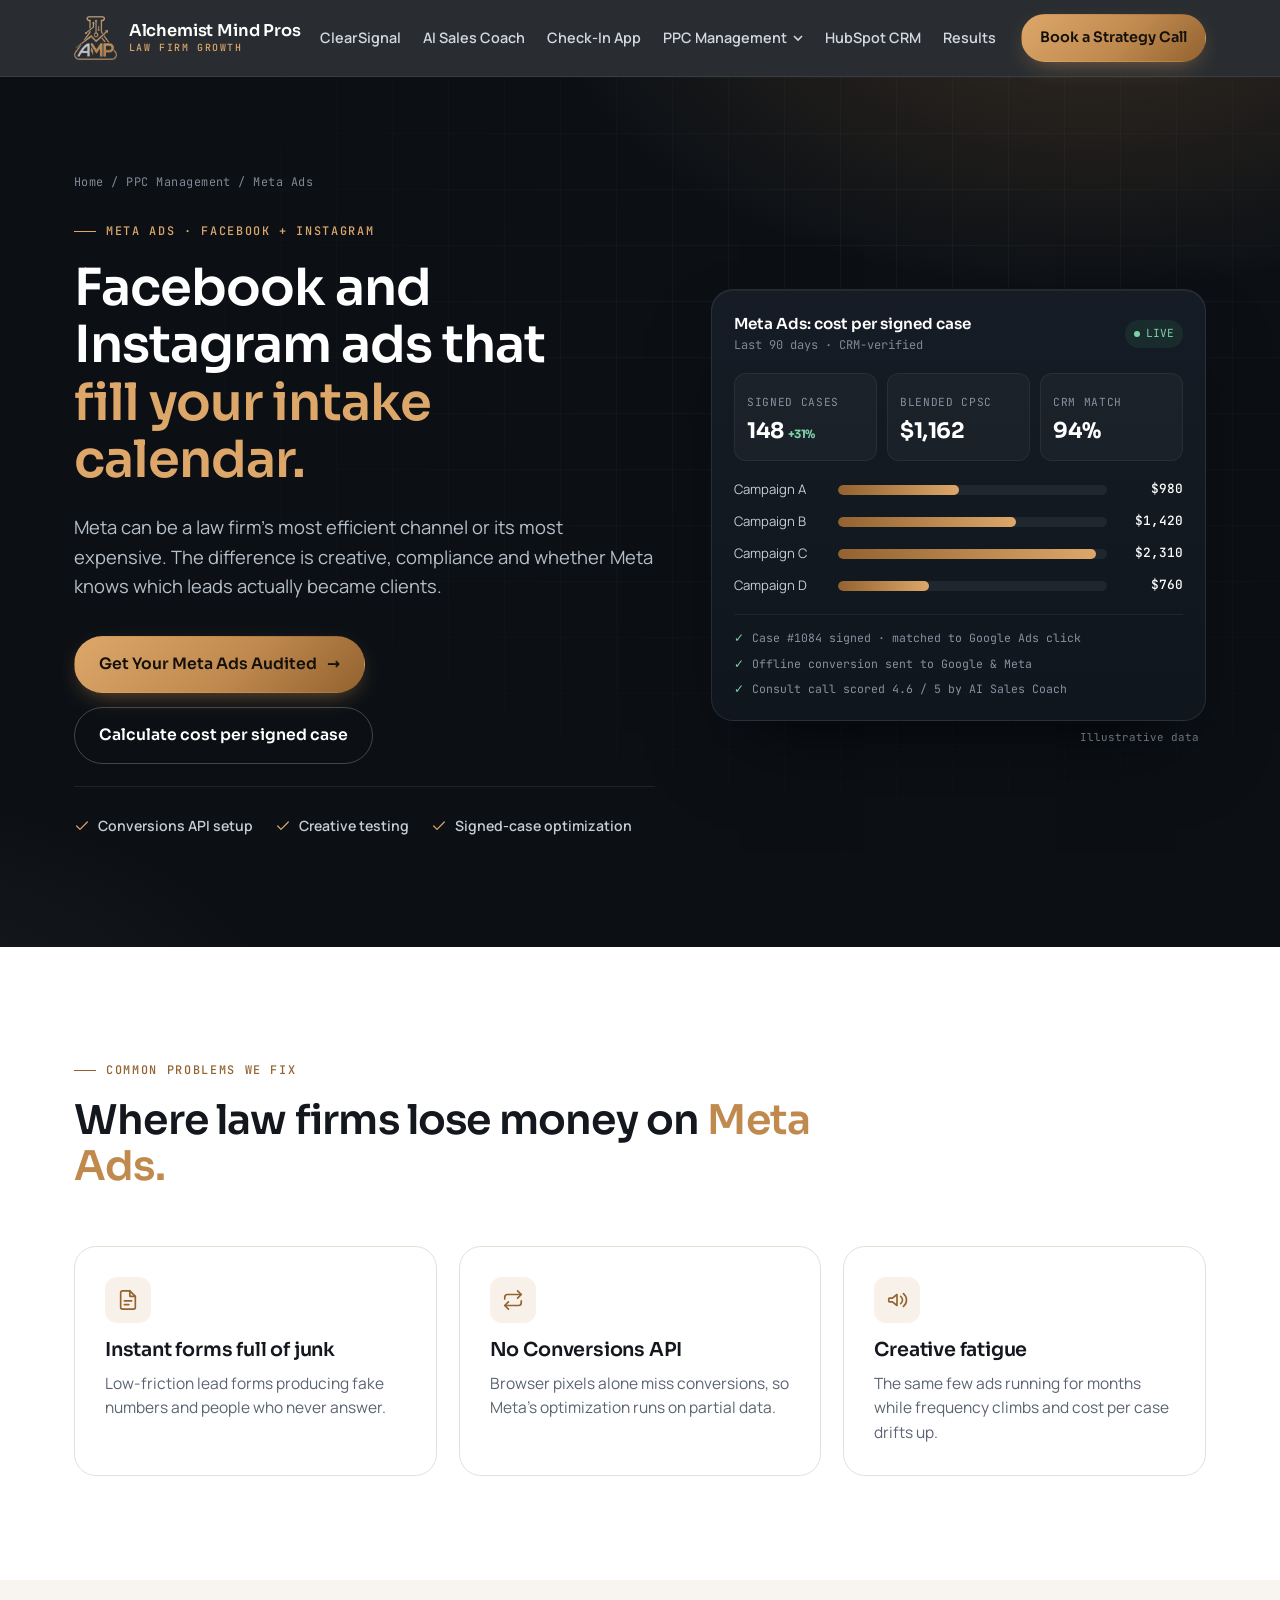
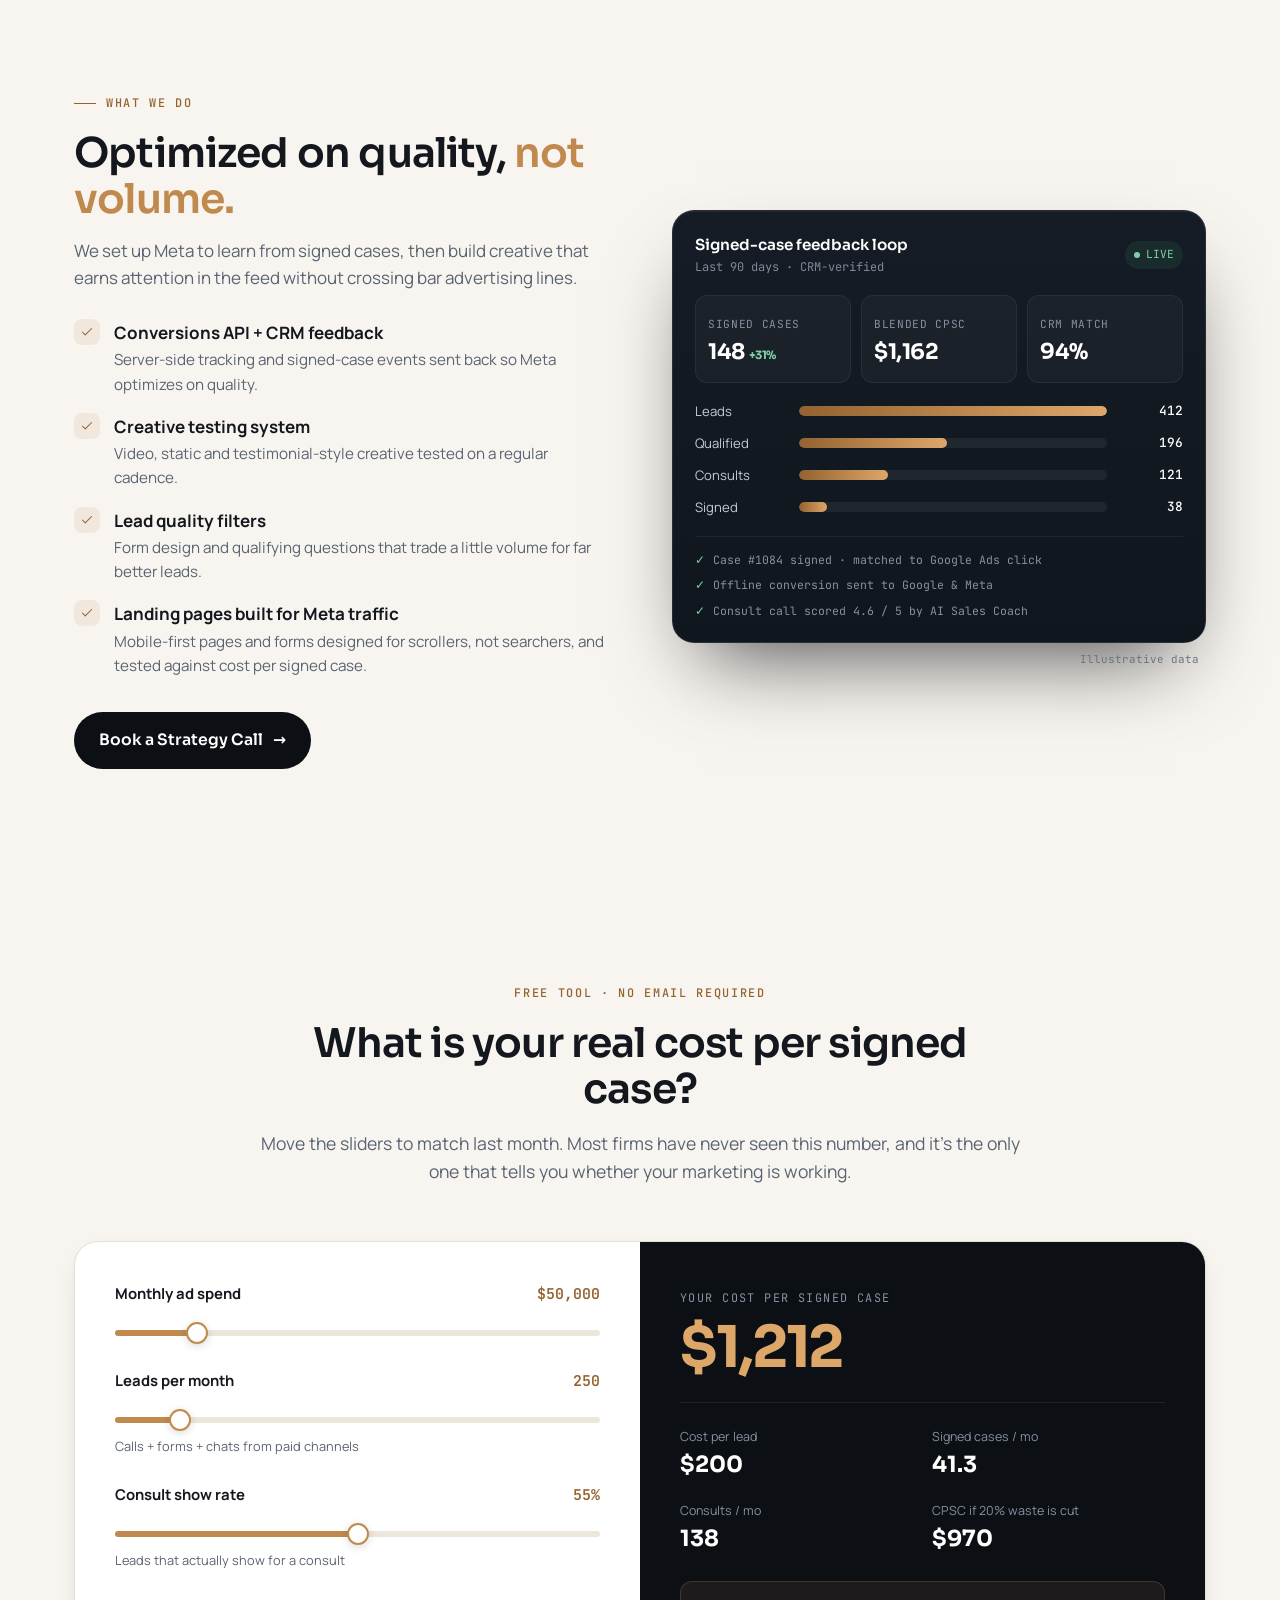
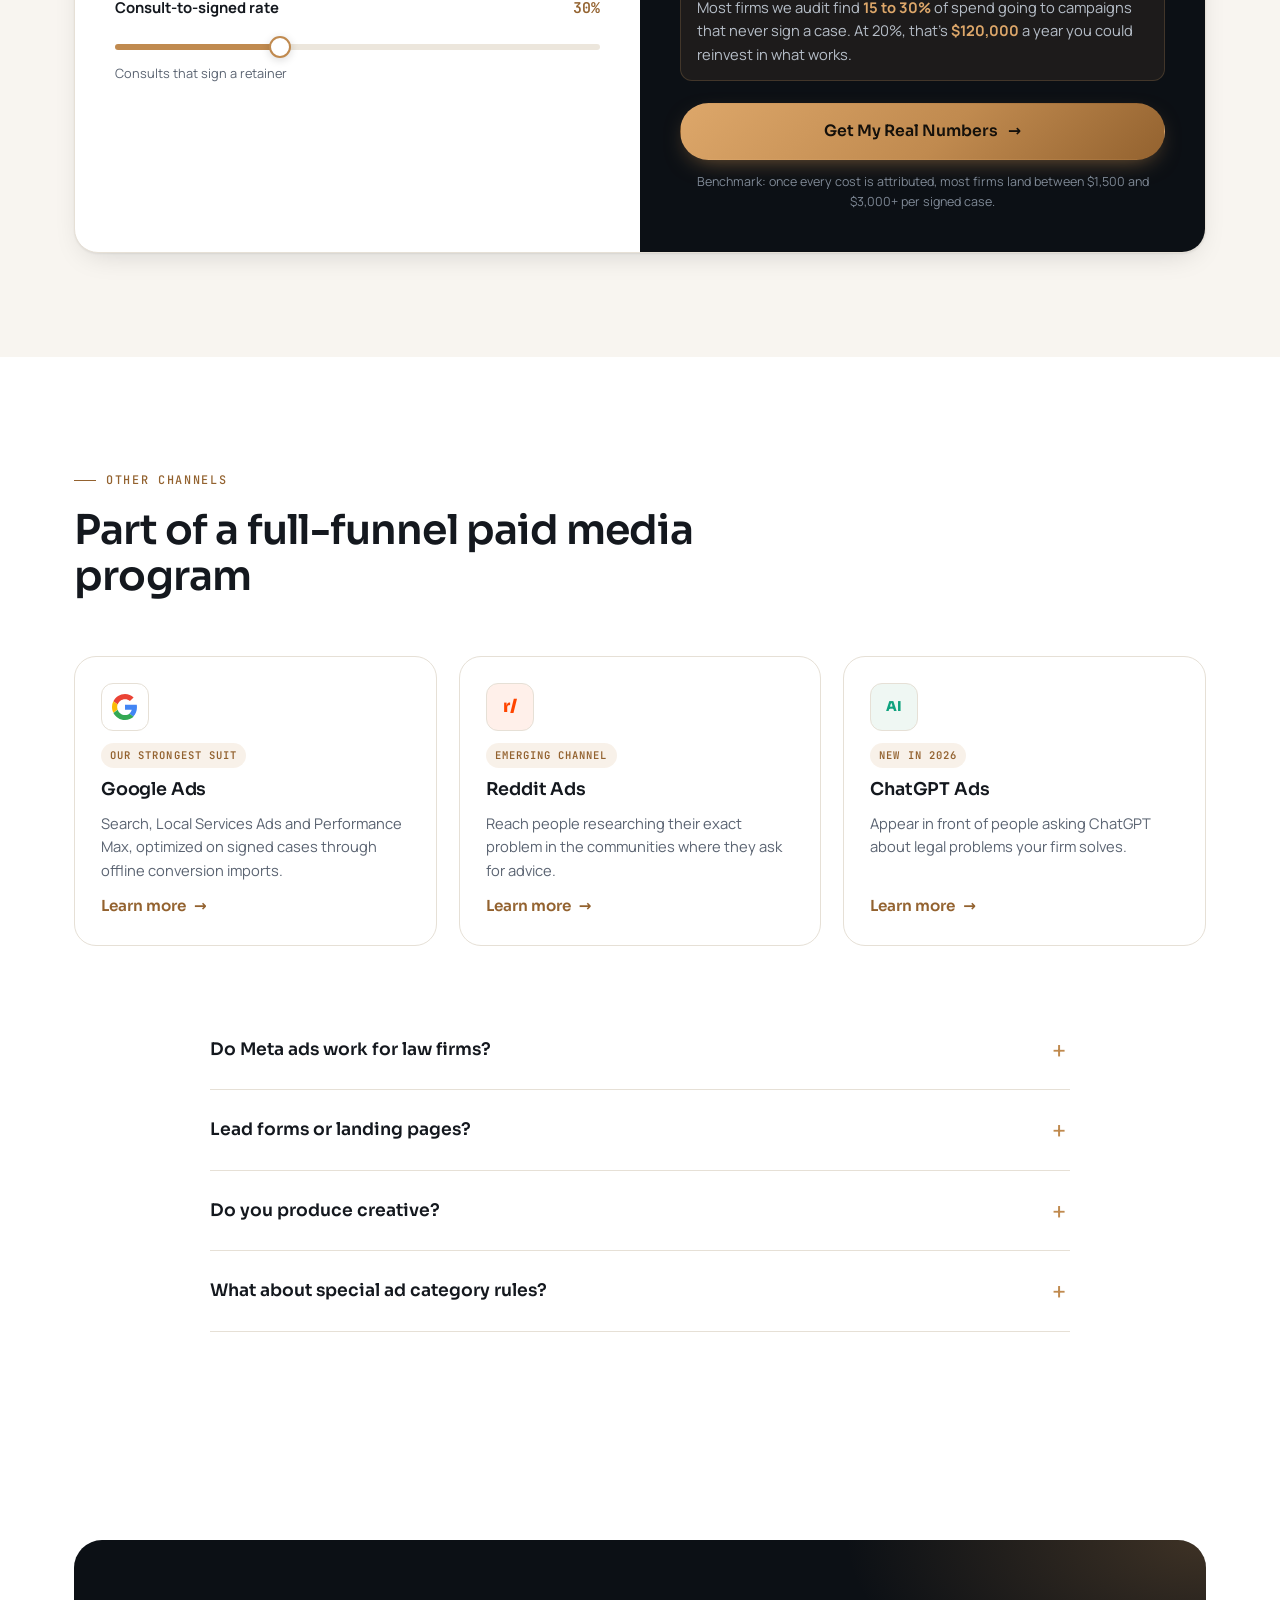
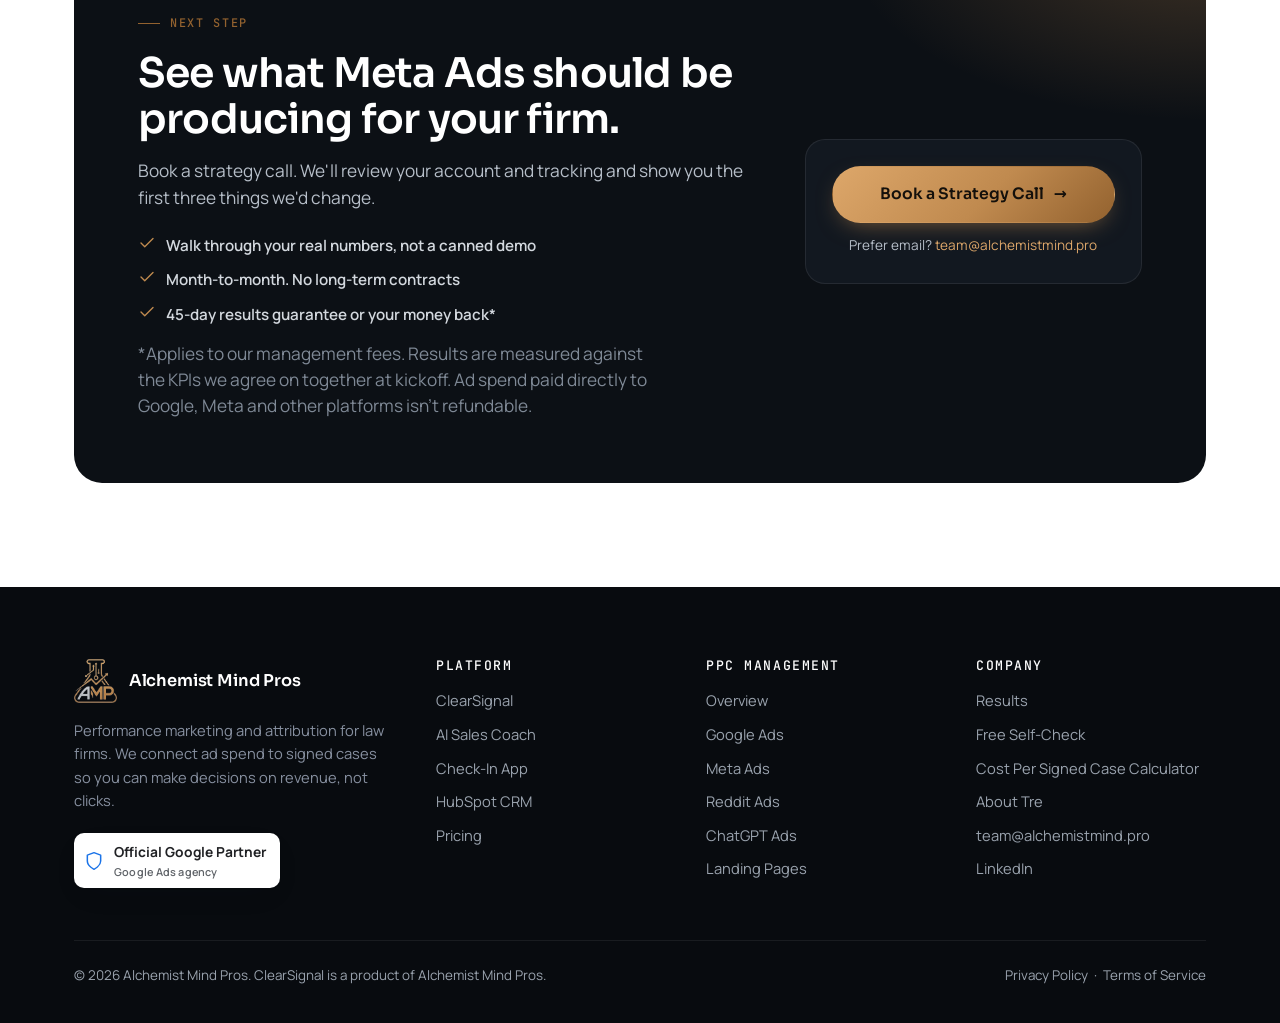
<file: meta-ads.html>
<!DOCTYPE html>
<html lang="en"><head>
<meta charset="utf-8"><meta name="viewport" content="width=device-width, initial-scale=1">
<title>Facebook & Instagram Ads for Law Firms | Meta Ads Management | Alchemist Mind Pros</title><meta name="description" content="Meta ads for law firms on Facebook and Instagram, with Conversions API and CRM feedback so campaigns optimize on signed cases.">
<link rel="canonical" href="https://alchemistmind.pro/meta-ads">
<meta property="og:title" content="Facebook & Instagram Ads for Law Firms | Meta Ads Management | Alchemist Mind Pros"><meta property="og:description" content="Meta ads for law firms on Facebook and Instagram, with Conversions API and CRM feedback so campaigns optimize on signed cases."><meta property="og:type" content="website"><meta property="og:image" content="https://alchemistmind.pro/assets/amp-logo.png">
<link rel="icon" href="assets/favicon.png">
<link rel="preconnect" href="https://fonts.googleapis.com"><link rel="preconnect" href="https://fonts.gstatic.com" crossorigin>
<link href="https://fonts.googleapis.com/css2?family=JetBrains+Mono:wght@400;500;600&family=Manrope:wght@400;500;600;700;800&family=Sora:wght@500;600;700&display=swap" rel="stylesheet">
<link rel="stylesheet" href="assets/styles.css?v=202611260136">
<script>(function(w,d,s,l,i){w[l]=w[l]||[];w[l].push({'gtm.start':new Date().getTime(),event:'gtm.js'});var f=d.getElementsByTagName(s)[0],j=d.createElement(s),dl=l!='dataLayer'?'&l='+l:'';j.async=true;j.src='https://www.googletagmanager.com/gtm.js?id='+i+dl;f.parentNode.insertBefore(j,f);})(window,document,'script','dataLayer','GTM-WVP5239R');</script>
</head><body>
<noscript><iframe src="https://www.googletagmanager.com/ns.html?id=GTM-WVP5239R" height="0" width="0" style="display:none;visibility:hidden"></iframe></noscript>
<header class="site-header"><div class="wrap nav">
<a class="brand" href="index.html" aria-label="Alchemist Mind Pros home"><img src="assets/amp-logo-256.png" alt="Alchemist Mind Pros logo" width="44" height="45"><span class="brand-name">Alchemist Mind Pros<small>Law firm growth</small></span></a>
<ul class="nav-links"><li><a href="clearsignal.html">ClearSignal</a></li><li><a href="ai-sales-coach.html">AI Sales Coach</a></li><li><a href="check-in-app.html">Check-In App</a></li><li class="has-dd"><a href="ppc-management.html">PPC Management <svg class="chev" viewBox="0 0 10 10"><path d="M1 3l4 4 4-4" stroke="currentColor" fill="none" stroke-width="1.6"/></svg></a><div class="dropdown"><a href="ppc-management.html"><span class="dd-ico">&#9733;</span><span><strong>PPC Management overview</strong><span>How we run paid media for law firms</span></span></a><div class="dd-foot"><a href="google-ads.html"><span class="dd-ico">G</span><span><strong>Google Ads</strong><span>Search, LSA and PMax built on signed-case data</span></span></a><a href="meta-ads.html"><span class="dd-ico">M</span><span><strong>Meta Ads</strong><span>Facebook and Instagram that feed intake, not just forms</span></span></a><a href="reddit-ads.html"><span class="dd-ico">R</span><span><strong>Reddit Ads</strong><span>Reach people researching their legal problem</span></span></a><a href="chatgpt-ads.html"><span class="dd-ico">AI</span><span><strong>ChatGPT Ads</strong><span>Show up inside ChatGPT conversations</span></span></a></div></div></li><li><a href="hubspot-crm.html">HubSpot CRM</a></li><li><a href="index.html#results">Results</a></li></ul>
<div class="nav-cta"><a href="#book" class="btn btn-primary js-book" data-loc="nav"><span class="btn-text">Book a Strategy Call</span> </a><button class="burger" aria-label="Menu" aria-expanded="false"><span></span><span></span><span></span></button></div>
</div><nav class="mobile-menu"><a href="clearsignal.html">ClearSignal</a><a href="ai-sales-coach.html">AI Sales Coach</a><a href="check-in-app.html">Check-In App</a><a href="ppc-management.html">PPC Management</a><div class="sub"><a href="google-ads.html">Google Ads</a><a href="meta-ads.html">Meta Ads</a><a href="reddit-ads.html">Reddit Ads</a><a href="chatgpt-ads.html">ChatGPT Ads</a></div><a href="hubspot-crm.html">HubSpot CRM</a><a href="index.html#results">Results</a><a href="#book" class="btn btn-primary js-book" data-loc="mobile">Book a Strategy Call <span class="arr">&rarr;</span></a></nav></header>
<main><section class="hero"><div class="wrap hero-grid">
<div><div class="breadcrumb"><a href="index.html">Home</a> / <a href="ppc-management.html">PPC Management</a> / Meta Ads</div><span class="eyebrow">Meta Ads &middot; Facebook + Instagram</span><h1><span class="static">Facebook and Instagram ads that</span><span class="rotator" aria-live="polite"><span>fill your intake calendar.</span><span>feed signed cases back to Meta.</span><span>turn scrollers into consults.</span><span>stop flooding intake with junk forms.</span></span></h1><p class="lede">Meta can be a law firm's most efficient channel or its most expensive. The difference is creative, compliance and whether Meta knows which leads actually became clients.</p><div class="btn-row"><a href="#book" class="btn btn-primary js-book" data-loc="meta-hero">Get Your Meta Ads Audited <span class="arr">&rarr;</span></a><a href="#calculator" class="btn btn-ghost">Calculate cost per signed case</a></div><div class="trust-row"><span class="trust-item"><svg class="" width="16" height="16" viewBox="0 0 24 24" fill="none" stroke="currentColor" stroke-width="1.8" stroke-linecap="round" stroke-linejoin="round" aria-hidden="true"><path d="M20 6 9 17l-5-5"/></svg>Conversions API setup</span><span class="trust-item"><svg class="" width="16" height="16" viewBox="0 0 24 24" fill="none" stroke="currentColor" stroke-width="1.8" stroke-linecap="round" stroke-linejoin="round" aria-hidden="true"><path d="M20 6 9 17l-5-5"/></svg>Creative testing</span><span class="trust-item"><svg class="" width="16" height="16" viewBox="0 0 24 24" fill="none" stroke="currentColor" stroke-width="1.8" stroke-linecap="round" stroke-linejoin="round" aria-hidden="true"><path d="M20 6 9 17l-5-5"/></svg>Signed-case optimization</span></div></div>
<div><div class="dash" role="img" aria-label="Illustrative ClearSignal dashboard">
<div class="dash-top"><div><div class="dash-title">Meta Ads: cost per signed case</div><div class="dash-sub">Last 90 days &middot; CRM-verified</div></div><span class="live"><i></i>LIVE</span></div>
<div class="kpis"><div class="kpi"><span>Signed cases</span><b>148<em>+31%</em></b></div><div class="kpi"><span>Blended CPSC</span><b>$1,162</b></div><div class="kpi"><span>CRM match</span><b>94%</b></div></div>
<div class="bars"><div class="bar-row"><span>Campaign A</span><div class="bar"><i data-w="45%"></i></div><b>$980</b></div><div class="bar-row"><span>Campaign B</span><div class="bar"><i data-w="66%"></i></div><b>$1,420</b></div><div class="bar-row"><span>Campaign C</span><div class="bar"><i data-w="96%"></i></div><b>$2,310</b></div><div class="bar-row"><span>Campaign D</span><div class="bar"><i data-w="34%"></i></div><b>$760</b></div></div>
<div class="ticker"><div><span class="ok">&#10003;</span> Case #1084 signed &middot; matched to Google Ads click</div><div><span class="ok">&#10003;</span> Offline conversion sent to Google &amp; Meta</div><div><span class="ok">&#10003;</span> Consult call scored 4.6 / 5 by AI Sales Coach</div></div>
<span class="illus">Illustrative data</span></div></div></div></section>
<section><div class="wrap"><div class="sec-head reveal"><span class="eyebrow">Common problems we fix</span><h2>Where law firms lose money on <span class="accent">Meta Ads.</span></h2></div><div class="grid-3"><div class="card reveal"><div class="ico"><svg class="" width="22" height="22" viewBox="0 0 24 24" fill="none" stroke="currentColor" stroke-width="1.8" stroke-linecap="round" stroke-linejoin="round" aria-hidden="true"><path d="M14 2H6a2 2 0 0 0-2 2v16a2 2 0 0 0 2 2h12a2 2 0 0 0 2-2V8z"/><path d="M14 2v6h6M8 13h8M8 17h5"/></svg></div><h3>Instant forms full of junk</h3><p>Low-friction lead forms producing fake numbers and people who never answer.</p></div><div class="card reveal"><div class="ico"><svg class="" width="22" height="22" viewBox="0 0 24 24" fill="none" stroke="currentColor" stroke-width="1.8" stroke-linecap="round" stroke-linejoin="round" aria-hidden="true"><path d="M17 2l4 4-4 4"/><path d="M3 11V9a3 3 0 0 1 3-3h15M7 22l-4-4 4-4"/><path d="M21 13v2a3 3 0 0 1-3 3H3"/></svg></div><h3>No Conversions API</h3><p>Browser pixels alone miss conversions, so Meta's optimization runs on partial data.</p></div><div class="card reveal"><div class="ico"><svg class="" width="22" height="22" viewBox="0 0 24 24" fill="none" stroke="currentColor" stroke-width="1.8" stroke-linecap="round" stroke-linejoin="round" aria-hidden="true"><path d="M3 11v2a1 1 0 0 0 1 1h3l5 4V6L7 10H4a1 1 0 0 0-1 1zM16 8a5 5 0 0 1 0 8M19 5a9 9 0 0 1 0 14"/></svg></div><h3>Creative fatigue</h3><p>The same few ads running for months while frequency climbs and cost per case drifts up.</p></div></div></div></section>
<section class="sec-paper"><div class="wrap split"><div class="reveal"><span class="eyebrow">What we do</span><h2>Optimized on quality, <span class='accent'>not volume.</span></h2><p style="margin-top:14px">We set up Meta to learn from signed cases, then build creative that earns attention in the feed without crossing bar advertising lines.</p><ul class="feat-list"><li><span class="tick"><svg class="" width="14" height="14" viewBox="0 0 24 24" fill="none" stroke="currentColor" stroke-width="1.8" stroke-linecap="round" stroke-linejoin="round" aria-hidden="true"><path d="M20 6 9 17l-5-5"/></svg></span><div><b>Conversions API + CRM feedback</b><p>Server-side tracking and signed-case events sent back so Meta optimizes on quality.</p></div></li><li><span class="tick"><svg class="" width="14" height="14" viewBox="0 0 24 24" fill="none" stroke="currentColor" stroke-width="1.8" stroke-linecap="round" stroke-linejoin="round" aria-hidden="true"><path d="M20 6 9 17l-5-5"/></svg></span><div><b>Creative testing system</b><p>Video, static and testimonial-style creative tested on a regular cadence.</p></div></li><li><span class="tick"><svg class="" width="14" height="14" viewBox="0 0 24 24" fill="none" stroke="currentColor" stroke-width="1.8" stroke-linecap="round" stroke-linejoin="round" aria-hidden="true"><path d="M20 6 9 17l-5-5"/></svg></span><div><b>Lead quality filters</b><p>Form design and qualifying questions that trade a little volume for far better leads.</p></div></li><li><span class="tick"><svg class="" width="14" height="14" viewBox="0 0 24 24" fill="none" stroke="currentColor" stroke-width="1.8" stroke-linecap="round" stroke-linejoin="round" aria-hidden="true"><path d="M20 6 9 17l-5-5"/></svg></span><div><b>Landing pages built for Meta traffic</b><p>Mobile-first pages and forms designed for scrollers, not searchers, and tested against cost per signed case.</p></div></li></ul><div class="btn-row"><a href="#book" class="btn btn-dark js-book" data-loc="meta-mid">Book a Strategy Call <span class="arr">&rarr;</span></a></div></div>
<div class="reveal"><div class="dash" role="img" aria-label="Illustrative ClearSignal dashboard">
<div class="dash-top"><div><div class="dash-title">Signed-case feedback loop</div><div class="dash-sub">Last 90 days &middot; CRM-verified</div></div><span class="live"><i></i>LIVE</span></div>
<div class="kpis"><div class="kpi"><span>Signed cases</span><b>148<em>+31%</em></b></div><div class="kpi"><span>Blended CPSC</span><b>$1,162</b></div><div class="kpi"><span>CRM match</span><b>94%</b></div></div>
<div class="bars"><div class="bar-row"><span>Leads</span><div class="bar"><i data-w="100%"></i></div><b>412</b></div><div class="bar-row"><span>Qualified</span><div class="bar"><i data-w="48%"></i></div><b>196</b></div><div class="bar-row"><span>Consults</span><div class="bar"><i data-w="29%"></i></div><b>121</b></div><div class="bar-row"><span>Signed</span><div class="bar"><i data-w="9%"></i></div><b>38</b></div></div>
<div class="ticker"><div><span class="ok">&#10003;</span> Case #1084 signed &middot; matched to Google Ads click</div><div><span class="ok">&#10003;</span> Offline conversion sent to Google &amp; Meta</div><div><span class="ok">&#10003;</span> Consult call scored 4.6 / 5 by AI Sales Coach</div></div>
<span class="illus">Illustrative data</span></div></div></div></section>
<section id="calculator" class="sec-paper"><div class="wrap">
<div class="sec-head center reveal"><span class="eyebrow">Free tool &middot; No email required</span><h2>What is your real cost per signed case?</h2><p>Move the sliders to match last month. Most firms have never seen this number, and it's the only one that tells you whether your marketing is working.</p></div>
<div class="calc reveal"><div class="calc-in">
<div class="field"><label for="c-spend">Monthly ad spend<output for="c-spend"></output></label><input type="range" id="c-spend" name="spend" min="5000" max="300000" step="1000" value="50000" data-fmt="$"></div>
<div class="field"><label for="c-leads">Leads per month<output for="c-leads"></output></label><input type="range" id="c-leads" name="leads" min="20" max="2000" step="5" value="250" data-fmt="n"><div class=hint>Calls + forms + chats from paid channels</div></div>
<div class="field"><label for="c-show">Consult show rate<output for="c-show"></output></label><input type="range" id="c-show" name="show" min="10" max="100" step="1" value="55" data-fmt="%"><div class=hint>Leads that actually show for a consult</div></div>
<div class="field"><label for="c-close">Consult-to-signed rate<output for="c-close"></output></label><input type="range" id="c-close" name="close" min="5" max="80" step="1" value="30" data-fmt="%"><div class=hint>Consults that sign a retainer</div></div>
</div><div class="calc-out">
<div class="out-main"><span>Your cost per signed case</span><b class="o-cpsc">$0</b></div>
<div class="out-grid"><div><span>Cost per lead</span><b class="o-cpl">$0</b></div><div><span>Signed cases / mo</span><b class="o-signed">0</b></div><div><span>Consults / mo</span><b class="o-consults">0</b></div><div><span>CPSC if 20% waste is cut</span><b class="o-after">$0</b></div></div>
<div class="out-note">Most firms we audit find <b>15 to 30%</b> of spend going to campaigns that never sign a case. At 20%, that's <b class="o-yearly">$0</b> a year you could reinvest in what works.</div>
<a href="#book" class="btn btn-primary js-book" data-loc="calculator">Get My Real Numbers <span class="arr">&rarr;</span></a>
<p class="fine">Benchmark: once every cost is attributed, most firms land between $1,500 and $3,000+ per signed case.</p>
</div></div></div></section>
<section><div class="wrap"><div class="sec-head reveal"><span class="eyebrow">Other channels</span><h2>Part of a full-funnel paid media program</h2></div><div class="grid-3"><a class="channel reveal" href="google-ads.html"><span class="logo-chip" style="background:#fff"><svg width="26" height="26" viewBox="0 0 48 48" aria-hidden="true"><path fill="#EA4335" d="M24 9.5c3.5 0 6.6 1.2 9.1 3.6l6.8-6.8C35.8 2.4 30.3 0 24 0 14.6 0 6.6 5.4 2.6 13.3l7.9 6.1C12.4 13.6 17.7 9.5 24 9.5z"/><path fill="#4285F4" d="M46.1 24.6c0-1.6-.1-3.1-.4-4.6H24v9h12.4c-.5 2.9-2.2 5.3-4.6 6.9l7.4 5.8c4.3-4 6.9-9.9 6.9-17.1z"/><path fill="#FBBC05" d="M10.5 28.6A14.5 14.5 0 0 1 9.5 24c0-1.6.3-3.1.8-4.6l-7.9-6.1A24 24 0 0 0 0 24c0 3.9.9 7.5 2.6 10.7l7.9-6.1z"/><path fill="#34A853" d="M24 48c6.5 0 11.9-2.1 15.9-5.8l-7.4-5.8c-2.1 1.4-4.8 2.3-8.5 2.3-6.3 0-11.6-4.1-13.5-9.8l-7.9 6.1C6.6 42.6 14.6 48 24 48z"/></svg></span><span class="pill">Our strongest suit</span><h3>Google Ads</h3><p>Search, Local Services Ads and Performance Max, optimized on signed cases through offline conversion imports.</p><span class="link-arrow">Learn more <span class="arr">&rarr;</span></span></a><a class="channel reveal" href="reddit-ads.html"><span class="logo-chip" style="background:#FFF0EA;color:#FF4500;font-weight:800;font-family:var(--font-h)">r/</span><span class="pill">Emerging channel</span><h3>Reddit Ads</h3><p>Reach people researching their exact problem in the communities where they ask for advice.</p><span class="link-arrow">Learn more <span class="arr">&rarr;</span></span></a><a class="channel reveal" href="chatgpt-ads.html"><span class="logo-chip" style="background:#EFF7F3;color:#10A37F;font-weight:800;font-family:var(--font-h);font-size:.85rem">AI</span><span class="pill">New in 2026</span><h3>ChatGPT Ads</h3><p>Appear in front of people asking ChatGPT about legal problems your firm solves.</p><span class="link-arrow">Learn more <span class="arr">&rarr;</span></span></a></div>
<div style="margin-top:64px"><div class="faq"><details><summary>Do Meta ads work for law firms?</summary><p>Yes, especially for estate planning, PI awareness and mass tort. They work best when Meta receives signed-case data via Conversions API.</p></details><details><summary>Lead forms or landing pages?</summary><p>Both have a place. We test them and judge by cost per signed case, not cost per lead.</p></details><details><summary>Do you produce creative?</summary><p>Yes. We plan, script and produce ad creative, or work with your existing assets and team.</p></details><details><summary>What about special ad category rules?</summary><p>We handle Meta's policies and your state's advertising rules when building campaigns.</p></details></div></div></div></section>
<section id="book"><div class="wrap"><div class="cta-band reveal">
<div><span class="eyebrow">Next step</span><h2>See what Meta Ads should be producing for your firm.</h2><p>Book a strategy call. We'll review your account and tracking and show you the first three things we'd change.</p><ul><li><svg class="check" width="18" height="18" viewBox="0 0 24 24" fill="none" stroke="currentColor" stroke-width="1.8" stroke-linecap="round" stroke-linejoin="round" aria-hidden="true"><path d="M20 6 9 17l-5-5"/></svg>Walk through your real numbers, not a canned demo</li><li><svg class="check" width="18" height="18" viewBox="0 0 24 24" fill="none" stroke="currentColor" stroke-width="1.8" stroke-linecap="round" stroke-linejoin="round" aria-hidden="true"><path d="M20 6 9 17l-5-5"/></svg>Month-to-month. No long-term contracts</li><li><svg class="check" width="18" height="18" viewBox="0 0 24 24" fill="none" stroke="currentColor" stroke-width="1.8" stroke-linecap="round" stroke-linejoin="round" aria-hidden="true"><path d="M20 6 9 17l-5-5"/></svg>45-day results guarantee or your money back*</li></ul><p class="g-note dark">*Applies to our management fees. Results are measured against the KPIs we agree on together at kickoff. Ad spend paid directly to Google, Meta and other platforms isn't refundable.</p></div>
<div class="book-box"><div id="calendly-inline"></div><a href="#book" class="btn btn-primary js-book" data-loc="cta-band">Book a Strategy Call <span class="arr">&rarr;</span></a><p>Prefer email? <a href="mailto:team@alchemistmind.pro" style="color:var(--copper-2)">team@alchemistmind.pro</a></p></div>
</div></div></section>
</main>
<div class="sticky-cta"><a href="#book" class="btn btn-primary js-book" data-loc="sticky">Book a Strategy Call <span class="arr">&rarr;</span></a></div>
<footer class="site-footer"><div class="wrap">
<div class="foot-grid">
<div class="foot-brand"><a class="brand" href="index.html"><img src="assets/amp-logo-256.png" alt="" width="44" height="45"><span class="brand-name">Alchemist Mind Pros</span></a>
<p>Performance marketing and attribution for law firms. We connect ad spend to signed cases so you can make decisions on revenue, not clicks.</p><span class="gp-badge" title="Alchemist Mind Pros is an official Google Partner"><svg class="gp-ico" width="20" height="20" viewBox="0 0 24 24" fill="none" stroke="currentColor" stroke-width="1.8" stroke-linecap="round" stroke-linejoin="round" aria-hidden="true"><path d="M12 22s8-4 8-10V5l-8-3-8 3v7c0 6 8 10 8 10z"/></svg><span>Official Google Partner<small>Google Ads agency</small></span></span></div>
<div><h4>Platform</h4><ul><li><a href="clearsignal.html">ClearSignal</a></li><li><a href="ai-sales-coach.html">AI Sales Coach</a></li><li><a href="check-in-app.html">Check-In App</a></li><li><a href="hubspot-crm.html">HubSpot CRM</a></li><li><a href="clearsignal.html#pricing">Pricing</a></li></ul></div>
<div><h4>PPC Management</h4><ul><li><a href="ppc-management.html">Overview</a></li><li><a href="google-ads.html">Google Ads</a></li><li><a href="meta-ads.html">Meta Ads</a></li><li><a href="reddit-ads.html">Reddit Ads</a></li><li><a href="chatgpt-ads.html">ChatGPT Ads</a></li><li><a href="ppc-management.html#landing-pages">Landing Pages</a></li></ul></div>
<div><h4>Company</h4><ul><li><a href="index.html#results">Results</a></li><li><a href="index.html#quiz">Free Self-Check</a></li><li><a href="index.html#calculator">Cost Per Signed Case Calculator</a></li><li><a href="index.html#founder">About Tre</a></li><li><a href="mailto:team@alchemistmind.pro">team@alchemistmind.pro</a></li><li><a href="https://www.linkedin.com/company/108311767/" target="_blank" rel="noopener">LinkedIn</a></li></ul></div>
</div>
<div class="foot-bottom"><span>&copy; <span class="yr">2026</span> Alchemist Mind Pros. ClearSignal is a product of Alchemist Mind Pros.</span><span><a href="privacy/">Privacy Policy</a> &nbsp;&middot;&nbsp; <a href="terms-app/">Terms of Service</a></span></div>
</div></footer>
<script src="assets/main.js?v=202611260136"></script>
</body></html>
</file>
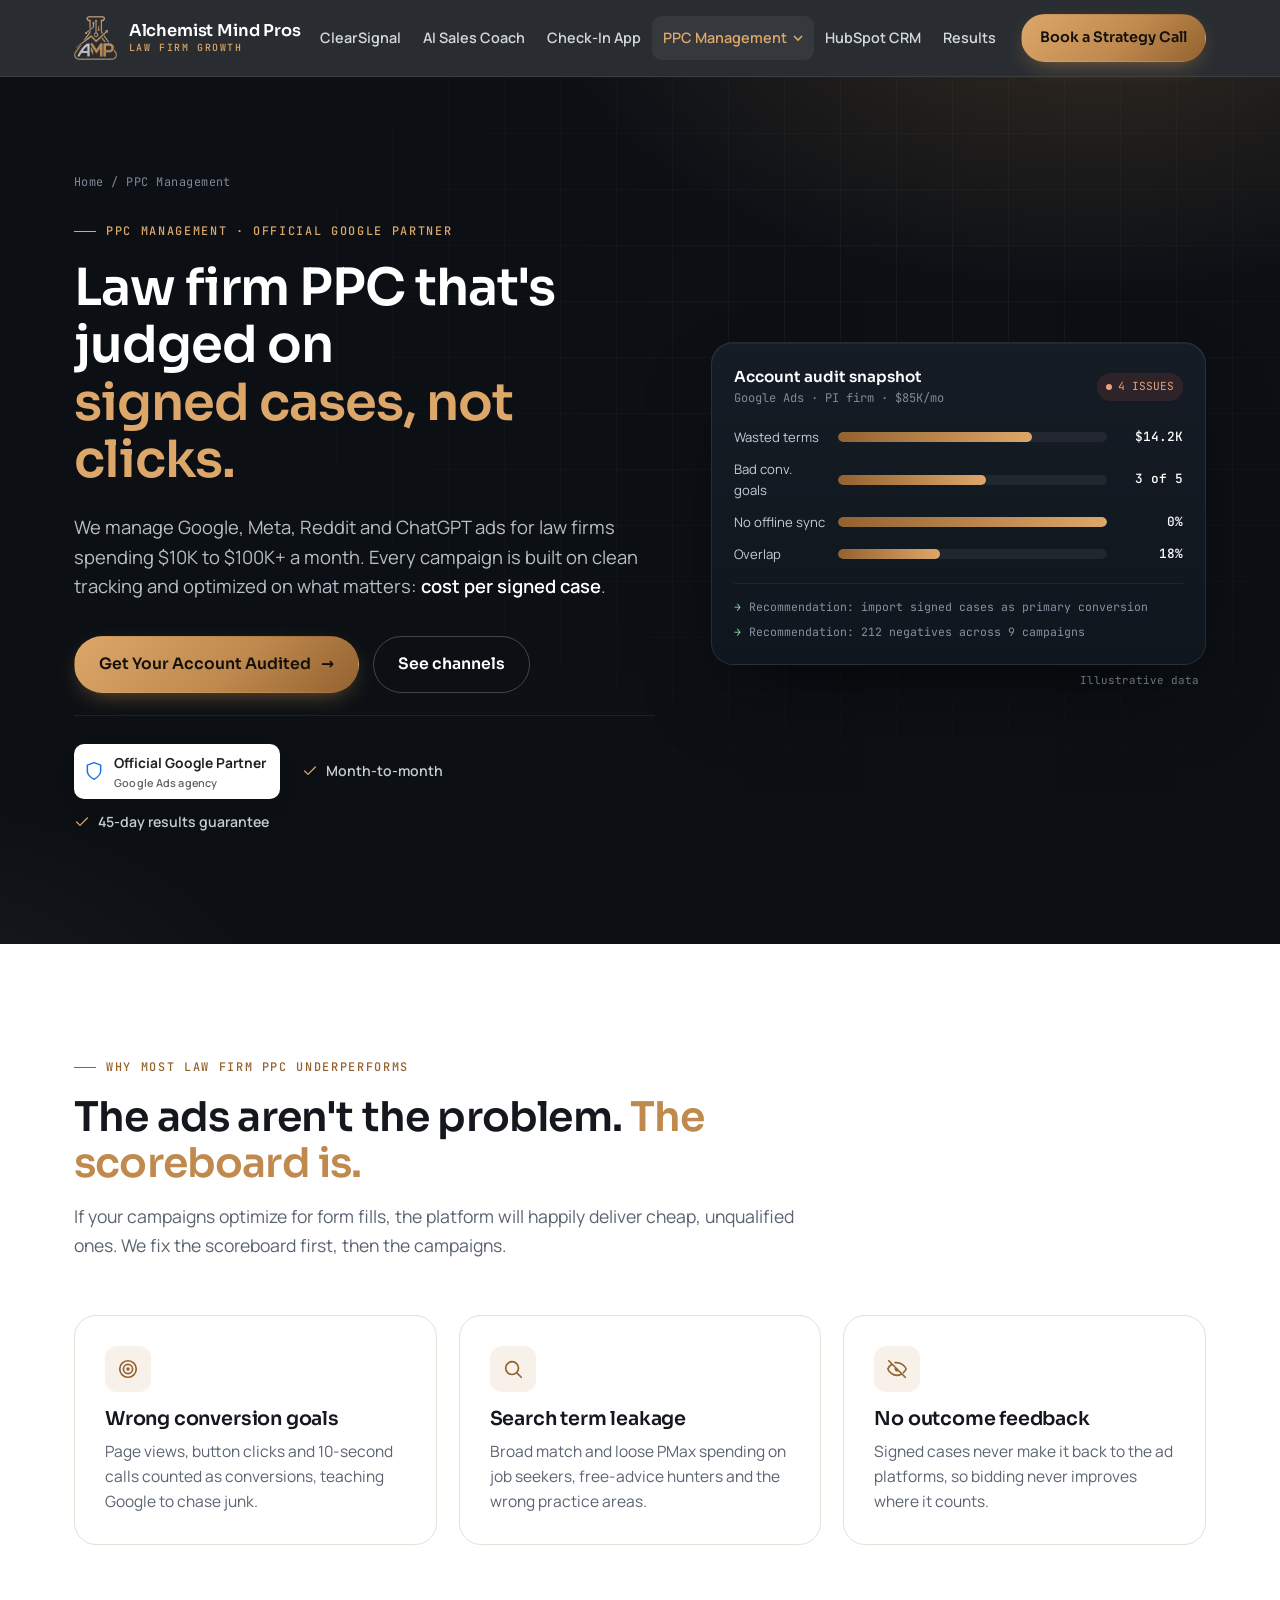
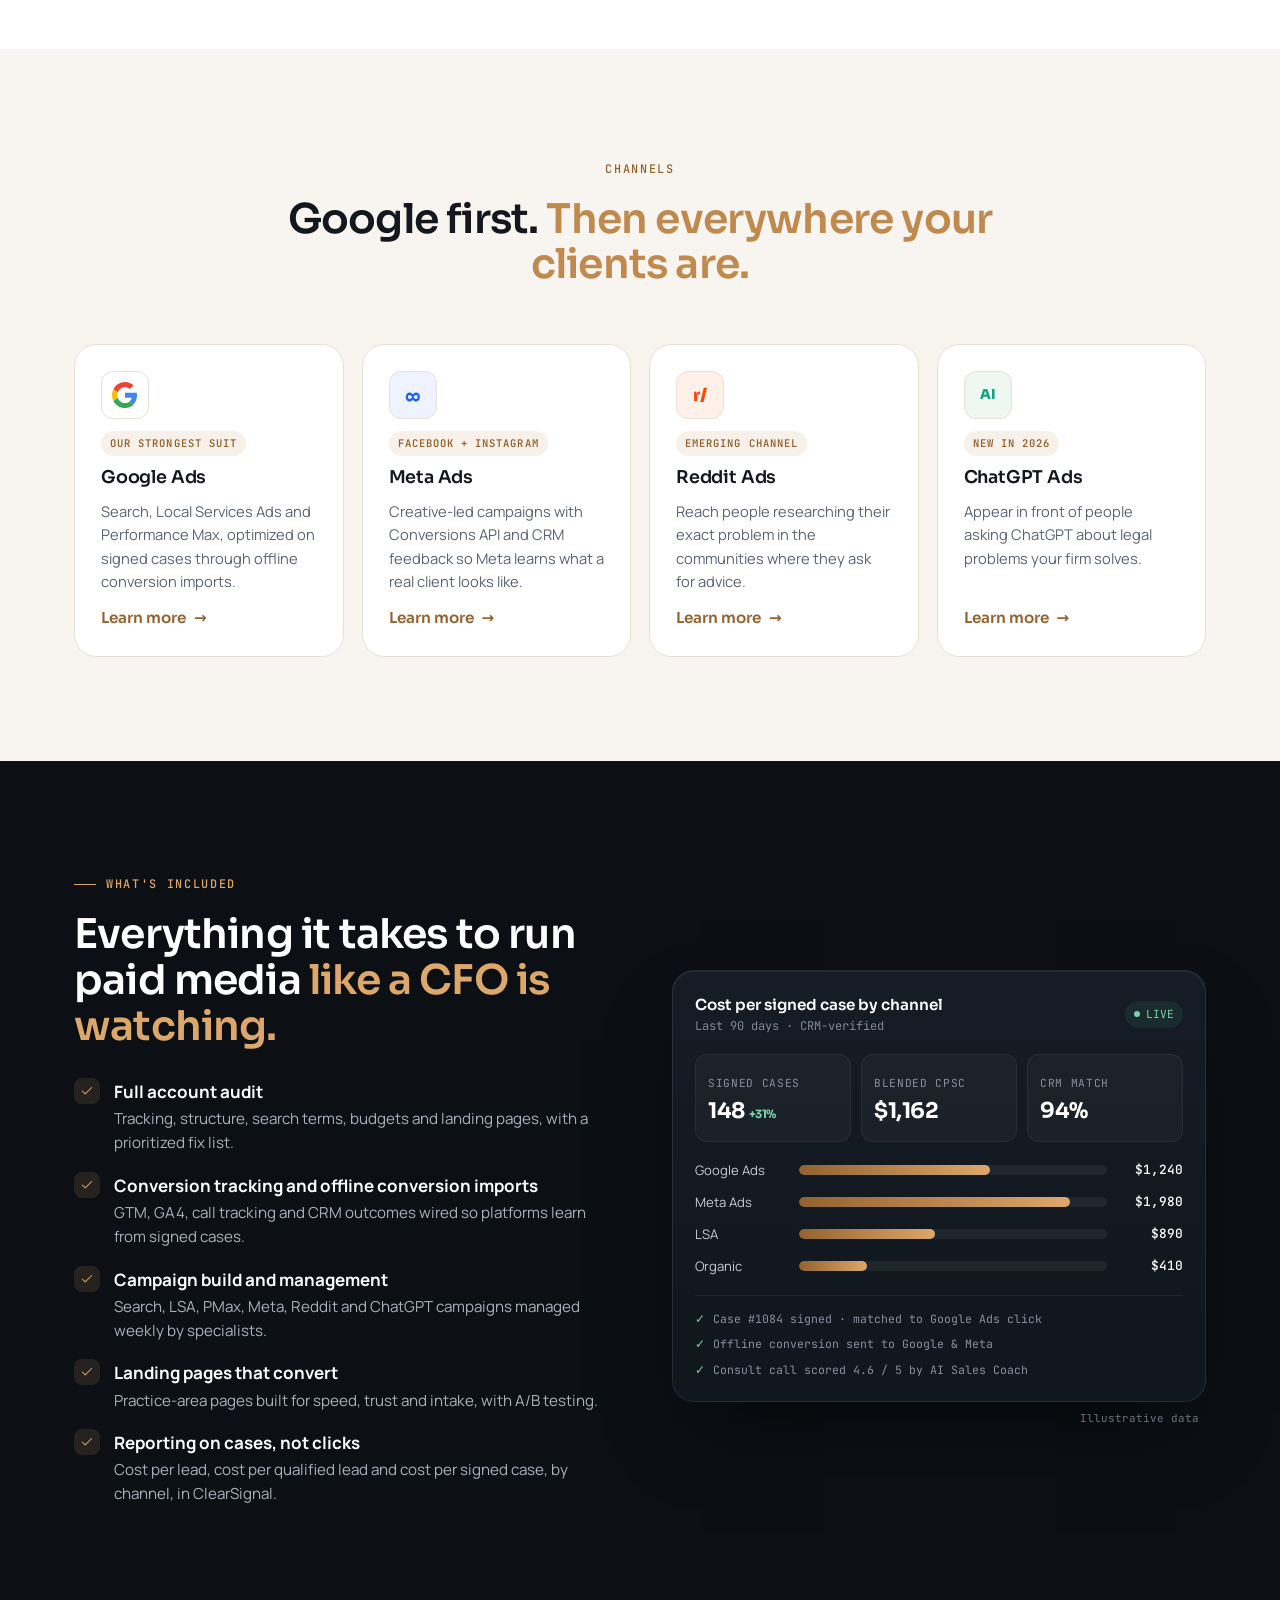
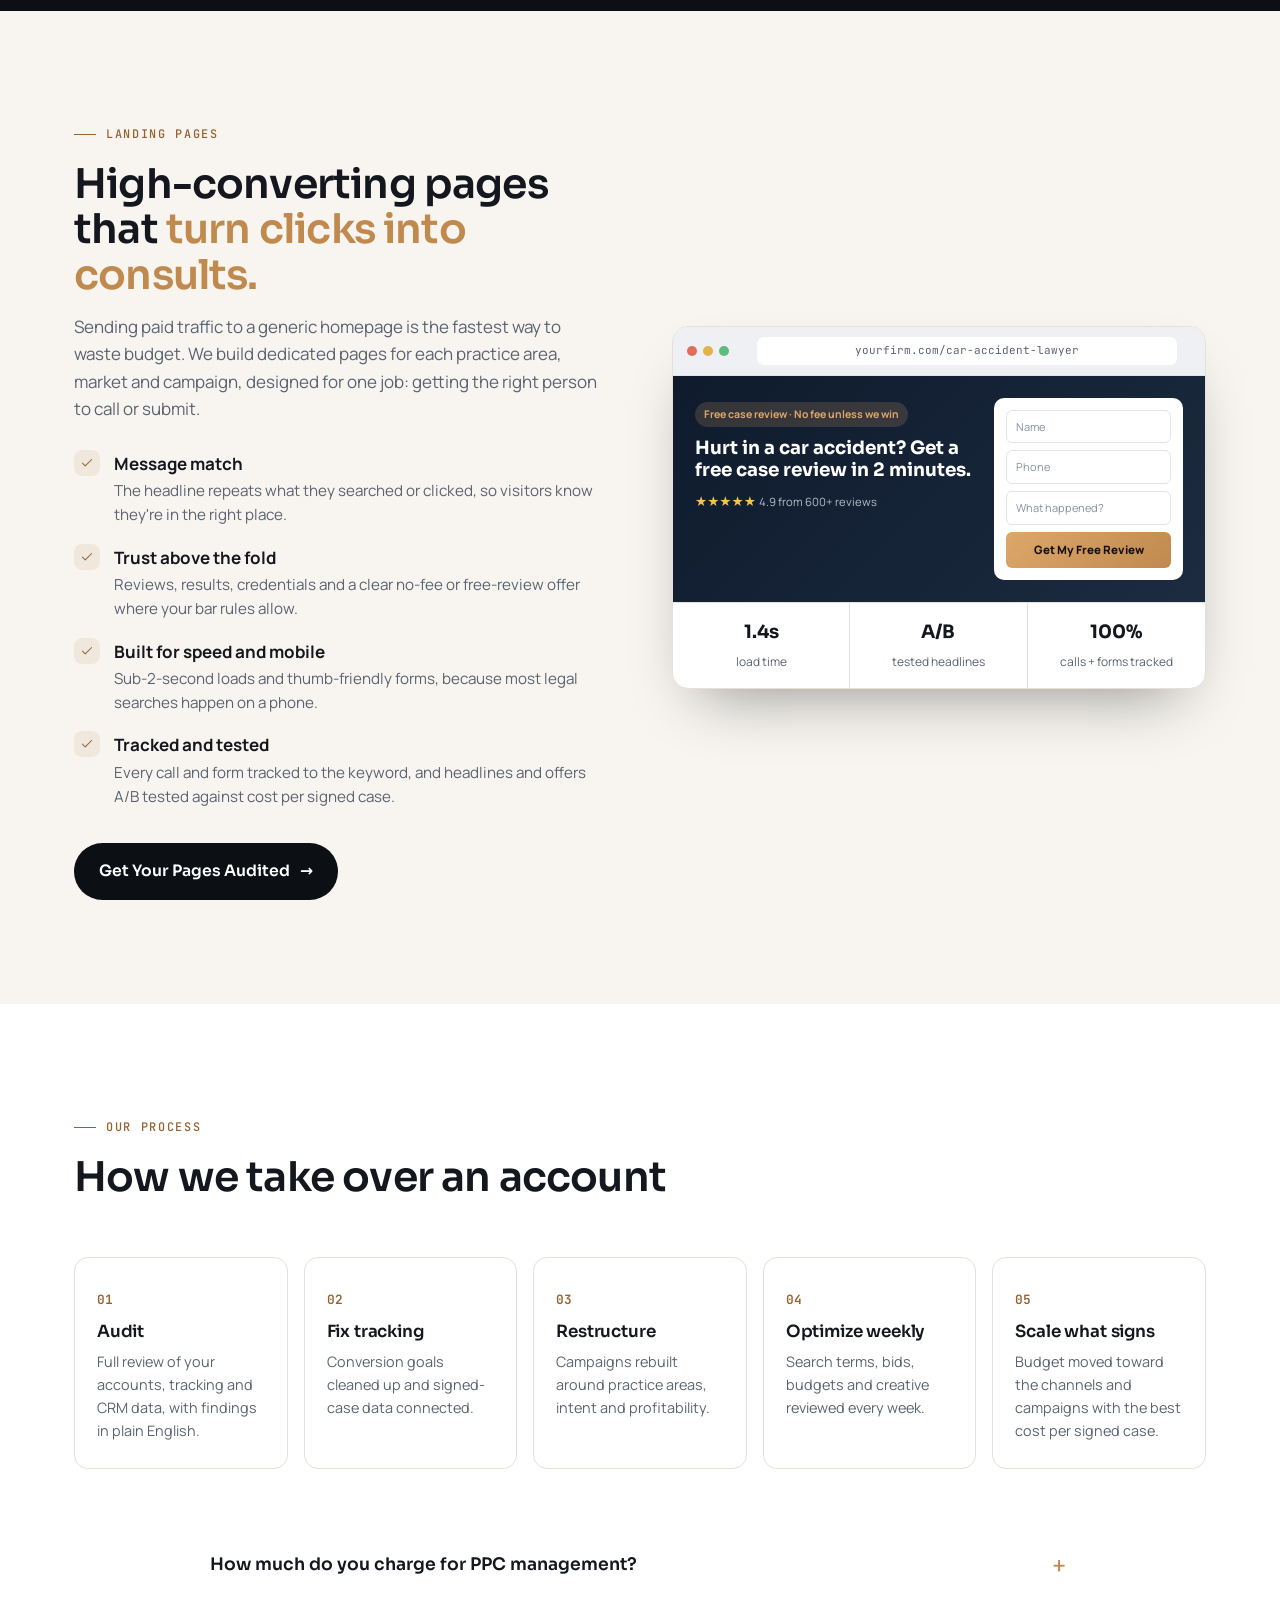
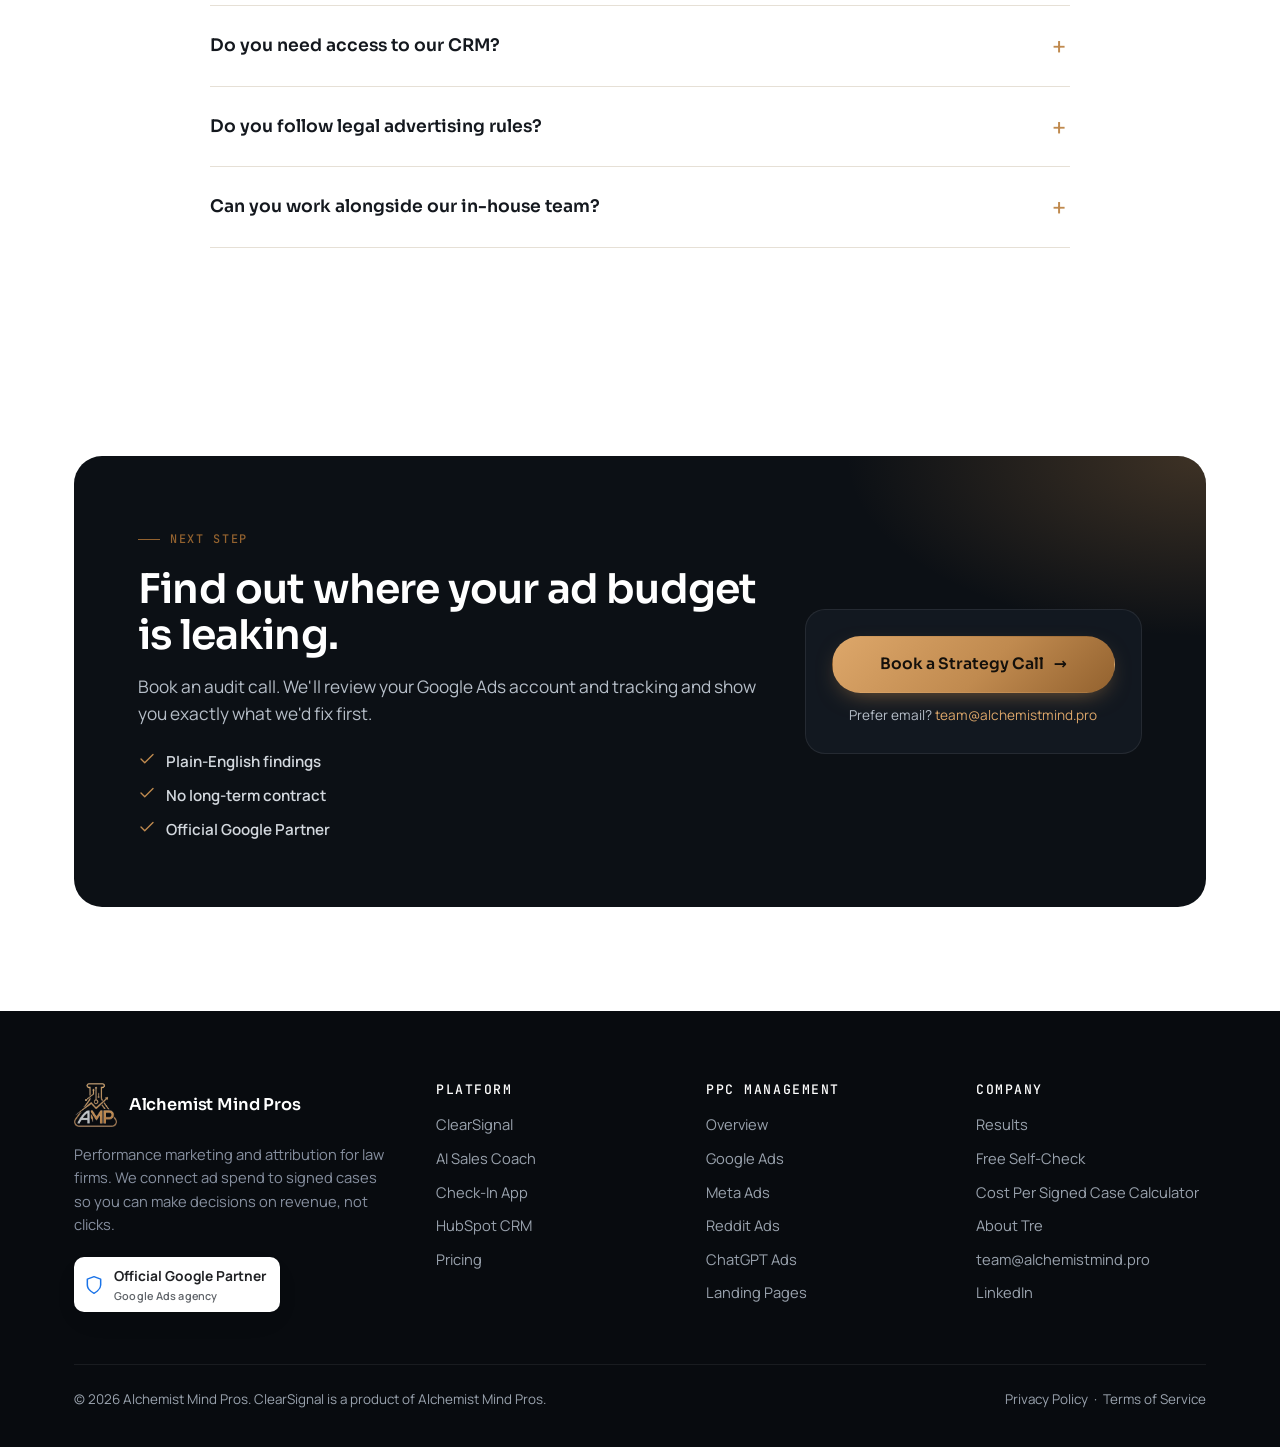
<file: ppc-management.html>
<!DOCTYPE html>
<html lang="en"><head>
<meta charset="utf-8"><meta name="viewport" content="width=device-width, initial-scale=1">
<title>Law Firm PPC Management | Google Partner Agency | Alchemist Mind Pros</title><meta name="description" content="PPC management for law firms spending $10K+/mo. Google, Meta, Reddit and ChatGPT ads optimized on cost per signed case by an official Google Partner.">
<link rel="canonical" href="https://alchemistmind.pro/ppc-management">
<meta property="og:title" content="Law Firm PPC Management | Google Partner Agency | Alchemist Mind Pros"><meta property="og:description" content="PPC management for law firms spending $10K+/mo. Google, Meta, Reddit and ChatGPT ads optimized on cost per signed case by an official Google Partner."><meta property="og:type" content="website"><meta property="og:image" content="https://alchemistmind.pro/assets/amp-logo.png">
<link rel="icon" href="assets/favicon.png">
<link rel="preconnect" href="https://fonts.googleapis.com"><link rel="preconnect" href="https://fonts.gstatic.com" crossorigin>
<link href="https://fonts.googleapis.com/css2?family=JetBrains+Mono:wght@400;500;600&family=Manrope:wght@400;500;600;700;800&family=Sora:wght@500;600;700&display=swap" rel="stylesheet">
<link rel="stylesheet" href="assets/styles.css?v=202611260136">
<script>(function(w,d,s,l,i){w[l]=w[l]||[];w[l].push({'gtm.start':new Date().getTime(),event:'gtm.js'});var f=d.getElementsByTagName(s)[0],j=d.createElement(s),dl=l!='dataLayer'?'&l='+l:'';j.async=true;j.src='https://www.googletagmanager.com/gtm.js?id='+i+dl;f.parentNode.insertBefore(j,f);})(window,document,'script','dataLayer','GTM-WVP5239R');</script>
</head><body>
<noscript><iframe src="https://www.googletagmanager.com/ns.html?id=GTM-WVP5239R" height="0" width="0" style="display:none;visibility:hidden"></iframe></noscript>
<header class="site-header"><div class="wrap nav">
<a class="brand" href="index.html" aria-label="Alchemist Mind Pros home"><img src="assets/amp-logo-256.png" alt="Alchemist Mind Pros logo" width="44" height="45"><span class="brand-name">Alchemist Mind Pros<small>Law firm growth</small></span></a>
<ul class="nav-links"><li><a href="clearsignal.html">ClearSignal</a></li><li><a href="ai-sales-coach.html">AI Sales Coach</a></li><li><a href="check-in-app.html">Check-In App</a></li><li class="has-dd"><a href="ppc-management.html" class="active">PPC Management <svg class="chev" viewBox="0 0 10 10"><path d="M1 3l4 4 4-4" stroke="currentColor" fill="none" stroke-width="1.6"/></svg></a><div class="dropdown"><a href="ppc-management.html"><span class="dd-ico">&#9733;</span><span><strong>PPC Management overview</strong><span>How we run paid media for law firms</span></span></a><div class="dd-foot"><a href="google-ads.html"><span class="dd-ico">G</span><span><strong>Google Ads</strong><span>Search, LSA and PMax built on signed-case data</span></span></a><a href="meta-ads.html"><span class="dd-ico">M</span><span><strong>Meta Ads</strong><span>Facebook and Instagram that feed intake, not just forms</span></span></a><a href="reddit-ads.html"><span class="dd-ico">R</span><span><strong>Reddit Ads</strong><span>Reach people researching their legal problem</span></span></a><a href="chatgpt-ads.html"><span class="dd-ico">AI</span><span><strong>ChatGPT Ads</strong><span>Show up inside ChatGPT conversations</span></span></a></div></div></li><li><a href="hubspot-crm.html">HubSpot CRM</a></li><li><a href="index.html#results">Results</a></li></ul>
<div class="nav-cta"><a href="#book" class="btn btn-primary js-book" data-loc="nav"><span class="btn-text">Book a Strategy Call</span> </a><button class="burger" aria-label="Menu" aria-expanded="false"><span></span><span></span><span></span></button></div>
</div><nav class="mobile-menu"><a href="clearsignal.html">ClearSignal</a><a href="ai-sales-coach.html">AI Sales Coach</a><a href="check-in-app.html">Check-In App</a><a href="ppc-management.html">PPC Management</a><div class="sub"><a href="google-ads.html">Google Ads</a><a href="meta-ads.html">Meta Ads</a><a href="reddit-ads.html">Reddit Ads</a><a href="chatgpt-ads.html">ChatGPT Ads</a></div><a href="hubspot-crm.html">HubSpot CRM</a><a href="index.html#results">Results</a><a href="#book" class="btn btn-primary js-book" data-loc="mobile">Book a Strategy Call <span class="arr">&rarr;</span></a></nav></header>
<main><section class="hero"><div class="wrap hero-grid">
<div><div class="breadcrumb"><a href="index.html">Home</a> / PPC Management</div><span class="eyebrow">PPC Management &middot; Official Google Partner</span><h1><span class="static">Law firm PPC that's judged on</span><span class="rotator" aria-live="polite"><span>signed cases, not clicks.</span><span>cost per qualified lead.</span><span>revenue your CFO can verify.</span><span>what actually hits the caseload.</span></span></h1><p class="lede">We manage Google, Meta, Reddit and ChatGPT ads for law firms spending $10K to $100K+ a month. Every campaign is built on clean tracking and optimized on what matters: <strong>cost per signed case</strong>.</p><div class="btn-row"><a href="#book" class="btn btn-primary js-book" data-loc="ppc-hero">Get Your Account Audited <span class="arr">&rarr;</span></a><a href="#channels" class="btn btn-ghost">See channels</a></div><div class="trust-row"><span class="gp-badge" title="Alchemist Mind Pros is an official Google Partner"><svg class="gp-ico" width="20" height="20" viewBox="0 0 24 24" fill="none" stroke="currentColor" stroke-width="1.8" stroke-linecap="round" stroke-linejoin="round" aria-hidden="true"><path d="M12 22s8-4 8-10V5l-8-3-8 3v7c0 6 8 10 8 10z"/></svg><span>Official Google Partner<small>Google Ads agency</small></span></span><span class="trust-item"><svg class="" width="16" height="16" viewBox="0 0 24 24" fill="none" stroke="currentColor" stroke-width="1.8" stroke-linecap="round" stroke-linejoin="round" aria-hidden="true"><path d="M20 6 9 17l-5-5"/></svg>Month-to-month</span><span class="trust-item"><svg class="" width="16" height="16" viewBox="0 0 24 24" fill="none" stroke="currentColor" stroke-width="1.8" stroke-linecap="round" stroke-linejoin="round" aria-hidden="true"><path d="M20 6 9 17l-5-5"/></svg>45-day results guarantee</span></div></div>
<div><div class="dash reveal"><div class="dash-top"><div><div class="dash-title">Account audit snapshot</div><div class="dash-sub">Google Ads &middot; PI firm &middot; $85K/mo</div></div><span class="live" style="color:#E8A07E;background:rgba(194,85,63,.14)"><i style="background:#E8A07E"></i>4 ISSUES</span></div>
<div class="bars">
<div class="bar-row"><span>Wasted terms</span><div class="bar"><i data-w="72%"></i></div><b>$14.2K</b></div>
<div class="bar-row"><span>Bad conv. goals</span><div class="bar"><i data-w="55%"></i></div><b>3 of 5</b></div>
<div class="bar-row"><span>No offline sync</span><div class="bar"><i data-w="100%"></i></div><b>0%</b></div>
<div class="bar-row"><span>Overlap</span><div class="bar"><i data-w="38%"></i></div><b>18%</b></div></div>
<div class="ticker"><div><span class="ok">&rarr;</span> Recommendation: import signed cases as primary conversion</div><div><span class="ok">&rarr;</span> Recommendation: 212 negatives across 9 campaigns</div></div><span class="illus">Illustrative data</span></div></div></div></section>
<section><div class="wrap"><div class="sec-head reveal"><span class="eyebrow">Why most law firm PPC underperforms</span><h2>The ads aren't the problem. <span class="accent">The scoreboard is.</span></h2><p>If your campaigns optimize for form fills, the platform will happily deliver cheap, unqualified ones. We fix the scoreboard first, then the campaigns.</p></div>
<div class="grid-3"><div class="card reveal"><div class="ico"><svg class="" width="22" height="22" viewBox="0 0 24 24" fill="none" stroke="currentColor" stroke-width="1.8" stroke-linecap="round" stroke-linejoin="round" aria-hidden="true"><circle cx="12" cy="12" r="9"/><circle cx="12" cy="12" r="5"/><circle cx="12" cy="12" r="1"/></svg></div><h3>Wrong conversion goals</h3><p>Page views, button clicks and 10-second calls counted as conversions, teaching Google to chase junk.</p></div><div class="card reveal"><div class="ico"><svg class="" width="22" height="22" viewBox="0 0 24 24" fill="none" stroke="currentColor" stroke-width="1.8" stroke-linecap="round" stroke-linejoin="round" aria-hidden="true"><circle cx="11" cy="11" r="7"/><path d="m21 21-4.3-4.3"/></svg></div><h3>Search term leakage</h3><p>Broad match and loose PMax spending on job seekers, free-advice hunters and the wrong practice areas.</p></div><div class="card reveal"><div class="ico"><svg class="" width="22" height="22" viewBox="0 0 24 24" fill="none" stroke="currentColor" stroke-width="1.8" stroke-linecap="round" stroke-linejoin="round" aria-hidden="true"><path d="M3 3l18 18M10.6 10.6a2 2 0 0 0 2.8 2.8M9.9 5.1A10 10 0 0 1 12 5c5 0 9 4.5 10 7a13 13 0 0 1-3 4M6.6 6.6A13 13 0 0 0 2 12c1 2.5 5 7 10 7a10 10 0 0 0 4.2-.9"/></svg></div><h3>No outcome feedback</h3><p>Signed cases never make it back to the ad platforms, so bidding never improves where it counts.</p></div></div></div></section>
<section class="sec-paper" id="channels"><div class="wrap"><div class="sec-head center reveal"><span class="eyebrow">Channels</span><h2>Google first. <span class="accent">Then everywhere your clients are.</span></h2></div><div class="channels"><a class="channel reveal" href="google-ads.html"><span class="logo-chip" style="background:#fff"><svg width="26" height="26" viewBox="0 0 48 48" aria-hidden="true"><path fill="#EA4335" d="M24 9.5c3.5 0 6.6 1.2 9.1 3.6l6.8-6.8C35.8 2.4 30.3 0 24 0 14.6 0 6.6 5.4 2.6 13.3l7.9 6.1C12.4 13.6 17.7 9.5 24 9.5z"/><path fill="#4285F4" d="M46.1 24.6c0-1.6-.1-3.1-.4-4.6H24v9h12.4c-.5 2.9-2.2 5.3-4.6 6.9l7.4 5.8c4.3-4 6.9-9.9 6.9-17.1z"/><path fill="#FBBC05" d="M10.5 28.6A14.5 14.5 0 0 1 9.5 24c0-1.6.3-3.1.8-4.6l-7.9-6.1A24 24 0 0 0 0 24c0 3.9.9 7.5 2.6 10.7l7.9-6.1z"/><path fill="#34A853" d="M24 48c6.5 0 11.9-2.1 15.9-5.8l-7.4-5.8c-2.1 1.4-4.8 2.3-8.5 2.3-6.3 0-11.6-4.1-13.5-9.8l-7.9 6.1C6.6 42.6 14.6 48 24 48z"/></svg></span><span class="pill">Our strongest suit</span><h3>Google Ads</h3><p>Search, Local Services Ads and Performance Max, optimized on signed cases through offline conversion imports.</p><span class="link-arrow">Learn more <span class="arr">&rarr;</span></span></a><a class="channel reveal" href="meta-ads.html"><span class="logo-chip" style="background:#EEF3FF;color:#1D63ED;font-weight:800;font-size:1.3rem">&infin;</span><span class="pill">Facebook + Instagram</span><h3>Meta Ads</h3><p>Creative-led campaigns with Conversions API and CRM feedback so Meta learns what a real client looks like.</p><span class="link-arrow">Learn more <span class="arr">&rarr;</span></span></a><a class="channel reveal" href="reddit-ads.html"><span class="logo-chip" style="background:#FFF0EA;color:#FF4500;font-weight:800;font-family:var(--font-h)">r/</span><span class="pill">Emerging channel</span><h3>Reddit Ads</h3><p>Reach people researching their exact problem in the communities where they ask for advice.</p><span class="link-arrow">Learn more <span class="arr">&rarr;</span></span></a><a class="channel reveal" href="chatgpt-ads.html"><span class="logo-chip" style="background:#EFF7F3;color:#10A37F;font-weight:800;font-family:var(--font-h);font-size:.85rem">AI</span><span class="pill">New in 2026</span><h3>ChatGPT Ads</h3><p>Appear in front of people asking ChatGPT about legal problems your firm solves.</p><span class="link-arrow">Learn more <span class="arr">&rarr;</span></span></a></div></div></section>
<section class="sec-dark"><div class="wrap split"><div class="reveal"><span class="eyebrow">What's included</span><h2>Everything it takes to run paid media <span class="accent">like a CFO is watching.</span></h2>
<ul class="feat-list"><li><span class="tick"><svg class="" width="14" height="14" viewBox="0 0 24 24" fill="none" stroke="currentColor" stroke-width="1.8" stroke-linecap="round" stroke-linejoin="round" aria-hidden="true"><path d="M20 6 9 17l-5-5"/></svg></span><div><b>Full account audit</b><p>Tracking, structure, search terms, budgets and landing pages, with a prioritized fix list.</p></div></li><li><span class="tick"><svg class="" width="14" height="14" viewBox="0 0 24 24" fill="none" stroke="currentColor" stroke-width="1.8" stroke-linecap="round" stroke-linejoin="round" aria-hidden="true"><path d="M20 6 9 17l-5-5"/></svg></span><div><b>Conversion tracking and offline conversion imports</b><p>GTM, GA4, call tracking and CRM outcomes wired so platforms learn from signed cases.</p></div></li><li><span class="tick"><svg class="" width="14" height="14" viewBox="0 0 24 24" fill="none" stroke="currentColor" stroke-width="1.8" stroke-linecap="round" stroke-linejoin="round" aria-hidden="true"><path d="M20 6 9 17l-5-5"/></svg></span><div><b>Campaign build and management</b><p>Search, LSA, PMax, Meta, Reddit and ChatGPT campaigns managed weekly by specialists.</p></div></li><li><span class="tick"><svg class="" width="14" height="14" viewBox="0 0 24 24" fill="none" stroke="currentColor" stroke-width="1.8" stroke-linecap="round" stroke-linejoin="round" aria-hidden="true"><path d="M20 6 9 17l-5-5"/></svg></span><div><b>Landing pages that convert</b><p>Practice-area pages built for speed, trust and intake, with A/B testing.</p></div></li><li><span class="tick"><svg class="" width="14" height="14" viewBox="0 0 24 24" fill="none" stroke="currentColor" stroke-width="1.8" stroke-linecap="round" stroke-linejoin="round" aria-hidden="true"><path d="M20 6 9 17l-5-5"/></svg></span><div><b>Reporting on cases, not clicks</b><p>Cost per lead, cost per qualified lead and cost per signed case, by channel, in ClearSignal.</p></div></li></ul></div>
<div class="reveal"><div class="dash" role="img" aria-label="Illustrative ClearSignal dashboard">
<div class="dash-top"><div><div class="dash-title">Cost per signed case by channel</div><div class="dash-sub">Last 90 days &middot; CRM-verified</div></div><span class="live"><i></i>LIVE</span></div>
<div class="kpis"><div class="kpi"><span>Signed cases</span><b>148<em>+31%</em></b></div><div class="kpi"><span>Blended CPSC</span><b>$1,162</b></div><div class="kpi"><span>CRM match</span><b>94%</b></div></div>
<div class="bars"><div class="bar-row"><span>Google Ads</span><div class="bar"><i data-w="62%"></i></div><b>$1,240</b></div><div class="bar-row"><span>Meta Ads</span><div class="bar"><i data-w="88%"></i></div><b>$1,980</b></div><div class="bar-row"><span>LSA</span><div class="bar"><i data-w="44%"></i></div><b>$890</b></div><div class="bar-row"><span>Organic</span><div class="bar"><i data-w="22%"></i></div><b>$410</b></div></div>
<div class="ticker"><div><span class="ok">&#10003;</span> Case #1084 signed &middot; matched to Google Ads click</div><div><span class="ok">&#10003;</span> Offline conversion sent to Google &amp; Meta</div><div><span class="ok">&#10003;</span> Consult call scored 4.6 / 5 by AI Sales Coach</div></div>
<span class="illus">Illustrative data</span></div></div></div></section>
<section class="sec-paper" id="landing-pages"><div class="wrap split"><div class="reveal"><span class="eyebrow">Landing pages</span><h2>High-converting pages that <span class="accent">turn clicks into consults.</span></h2>
<p style="margin-top:14px">Sending paid traffic to a generic homepage is the fastest way to waste budget. We build dedicated pages for each practice area, market and campaign, designed for one job: getting the right person to call or submit.</p>
<ul class="feat-list"><li><span class="tick"><svg class="" width="14" height="14" viewBox="0 0 24 24" fill="none" stroke="currentColor" stroke-width="1.8" stroke-linecap="round" stroke-linejoin="round" aria-hidden="true"><path d="M20 6 9 17l-5-5"/></svg></span><div><b>Message match</b><p>The headline repeats what they searched or clicked, so visitors know they're in the right place.</p></div></li><li><span class="tick"><svg class="" width="14" height="14" viewBox="0 0 24 24" fill="none" stroke="currentColor" stroke-width="1.8" stroke-linecap="round" stroke-linejoin="round" aria-hidden="true"><path d="M20 6 9 17l-5-5"/></svg></span><div><b>Trust above the fold</b><p>Reviews, results, credentials and a clear no-fee or free-review offer where your bar rules allow.</p></div></li><li><span class="tick"><svg class="" width="14" height="14" viewBox="0 0 24 24" fill="none" stroke="currentColor" stroke-width="1.8" stroke-linecap="round" stroke-linejoin="round" aria-hidden="true"><path d="M20 6 9 17l-5-5"/></svg></span><div><b>Built for speed and mobile</b><p>Sub-2-second loads and thumb-friendly forms, because most legal searches happen on a phone.</p></div></li><li><span class="tick"><svg class="" width="14" height="14" viewBox="0 0 24 24" fill="none" stroke="currentColor" stroke-width="1.8" stroke-linecap="round" stroke-linejoin="round" aria-hidden="true"><path d="M20 6 9 17l-5-5"/></svg></span><div><b>Tracked and tested</b><p>Every call and form tracked to the keyword, and headlines and offers A/B tested against cost per signed case.</p></div></li></ul>
<div class="btn-row"><a href="#book" class="btn btn-dark js-book" data-loc="lp">Get Your Pages Audited <span class="arr">&rarr;</span></a></div></div>
<div><div class="lp-mock reveal" aria-hidden="true"><div class="app-chrome"><span class="vf-dots"><i></i><i></i><i></i></span><span class="app-url">yourfirm.com/car-accident-lawyer</span></div>
<div class="lp-body"><div class="lp-hero"><span class="lp-pill">Free case review &middot; No fee unless we win</span><b>Hurt in a car accident? Get a free case review in 2 minutes.</b><div class="lp-stars">&#9733;&#9733;&#9733;&#9733;&#9733; <small>4.9 from 600+ reviews</small></div></div>
<div class="lp-form"><span>Name</span><span>Phone</span><span>What happened?</span><i>Get My Free Review</i></div></div>
<div class="lp-stats"><div><b>1.4s</b><small>load time</small></div><div><b>A/B</b><small>tested headlines</small></div><div><b>100%</b><small>calls + forms tracked</small></div></div></div></div></div></section>
<section><div class="wrap"><div class="sec-head reveal"><span class="eyebrow">Our process</span><h2>How we take over an account</h2></div>
<div class="steps"><div class="stepc reveal"><h3>Audit</h3><p>Full review of your accounts, tracking and CRM data, with findings in plain English.</p></div><div class="stepc reveal"><h3>Fix tracking</h3><p>Conversion goals cleaned up and signed-case data connected.</p></div><div class="stepc reveal"><h3>Restructure</h3><p>Campaigns rebuilt around practice areas, intent and profitability.</p></div><div class="stepc reveal"><h3>Optimize weekly</h3><p>Search terms, bids, budgets and creative reviewed every week.</p></div><div class="stepc reveal"><h3>Scale what signs</h3><p>Budget moved toward the channels and campaigns with the best cost per signed case.</p></div></div>
<div style="margin-top:56px"><div class="faq"><details><summary>How much do you charge for PPC management?</summary><p>Pricing is based on spend and scope. We'll give you an exact number after the audit call. Every engagement is month-to-month and backed by our 45-day results guarantee.</p></details><details><summary>Do you need access to our CRM?</summary><p>To optimize on signed cases, yes. We connect read access to outcomes through ClearSignal. Without it, we're limited to lead-level optimization like everyone else.</p></details><details><summary>Do you follow legal advertising rules?</summary><p>Yes. We build ads and landing pages with state bar advertising rules in mind and work with your team on any required disclaimers.</p></details><details><summary>Can you work alongside our in-house team?</summary><p>Yes. Some firms hand us everything; others keep a channel in-house and use us for Google Ads and ClearSignal.</p></details></div></div></div></section>
<section id="book"><div class="wrap"><div class="cta-band reveal">
<div><span class="eyebrow">Next step</span><h2>Find out where your ad budget is leaking.</h2><p>Book an audit call. We'll review your Google Ads account and tracking and show you exactly what we'd fix first.</p><ul><li><svg class="check" width="18" height="18" viewBox="0 0 24 24" fill="none" stroke="currentColor" stroke-width="1.8" stroke-linecap="round" stroke-linejoin="round" aria-hidden="true"><path d="M20 6 9 17l-5-5"/></svg>Plain-English findings</li><li><svg class="check" width="18" height="18" viewBox="0 0 24 24" fill="none" stroke="currentColor" stroke-width="1.8" stroke-linecap="round" stroke-linejoin="round" aria-hidden="true"><path d="M20 6 9 17l-5-5"/></svg>No long-term contract</li><li><svg class="check" width="18" height="18" viewBox="0 0 24 24" fill="none" stroke="currentColor" stroke-width="1.8" stroke-linecap="round" stroke-linejoin="round" aria-hidden="true"><path d="M20 6 9 17l-5-5"/></svg>Official Google Partner</li></ul></div>
<div class="book-box"><div id="calendly-inline"></div><a href="#book" class="btn btn-primary js-book" data-loc="cta-band">Book a Strategy Call <span class="arr">&rarr;</span></a><p>Prefer email? <a href="mailto:team@alchemistmind.pro" style="color:var(--copper-2)">team@alchemistmind.pro</a></p></div>
</div></div></section>
</main>
<div class="sticky-cta"><a href="#book" class="btn btn-primary js-book" data-loc="sticky">Book a Strategy Call <span class="arr">&rarr;</span></a></div>
<footer class="site-footer"><div class="wrap">
<div class="foot-grid">
<div class="foot-brand"><a class="brand" href="index.html"><img src="assets/amp-logo-256.png" alt="" width="44" height="45"><span class="brand-name">Alchemist Mind Pros</span></a>
<p>Performance marketing and attribution for law firms. We connect ad spend to signed cases so you can make decisions on revenue, not clicks.</p><span class="gp-badge" title="Alchemist Mind Pros is an official Google Partner"><svg class="gp-ico" width="20" height="20" viewBox="0 0 24 24" fill="none" stroke="currentColor" stroke-width="1.8" stroke-linecap="round" stroke-linejoin="round" aria-hidden="true"><path d="M12 22s8-4 8-10V5l-8-3-8 3v7c0 6 8 10 8 10z"/></svg><span>Official Google Partner<small>Google Ads agency</small></span></span></div>
<div><h4>Platform</h4><ul><li><a href="clearsignal.html">ClearSignal</a></li><li><a href="ai-sales-coach.html">AI Sales Coach</a></li><li><a href="check-in-app.html">Check-In App</a></li><li><a href="hubspot-crm.html">HubSpot CRM</a></li><li><a href="clearsignal.html#pricing">Pricing</a></li></ul></div>
<div><h4>PPC Management</h4><ul><li><a href="ppc-management.html">Overview</a></li><li><a href="google-ads.html">Google Ads</a></li><li><a href="meta-ads.html">Meta Ads</a></li><li><a href="reddit-ads.html">Reddit Ads</a></li><li><a href="chatgpt-ads.html">ChatGPT Ads</a></li><li><a href="ppc-management.html#landing-pages">Landing Pages</a></li></ul></div>
<div><h4>Company</h4><ul><li><a href="index.html#results">Results</a></li><li><a href="index.html#quiz">Free Self-Check</a></li><li><a href="index.html#calculator">Cost Per Signed Case Calculator</a></li><li><a href="index.html#founder">About Tre</a></li><li><a href="mailto:team@alchemistmind.pro">team@alchemistmind.pro</a></li><li><a href="https://www.linkedin.com/company/108311767/" target="_blank" rel="noopener">LinkedIn</a></li></ul></div>
</div>
<div class="foot-bottom"><span>&copy; <span class="yr">2026</span> Alchemist Mind Pros. ClearSignal is a product of Alchemist Mind Pros.</span><span><a href="privacy/">Privacy Policy</a> &nbsp;&middot;&nbsp; <a href="terms-app/">Terms of Service</a></span></div>
</div></footer>
<script src="assets/main.js?v=202611260136"></script>
</body></html>
</file>
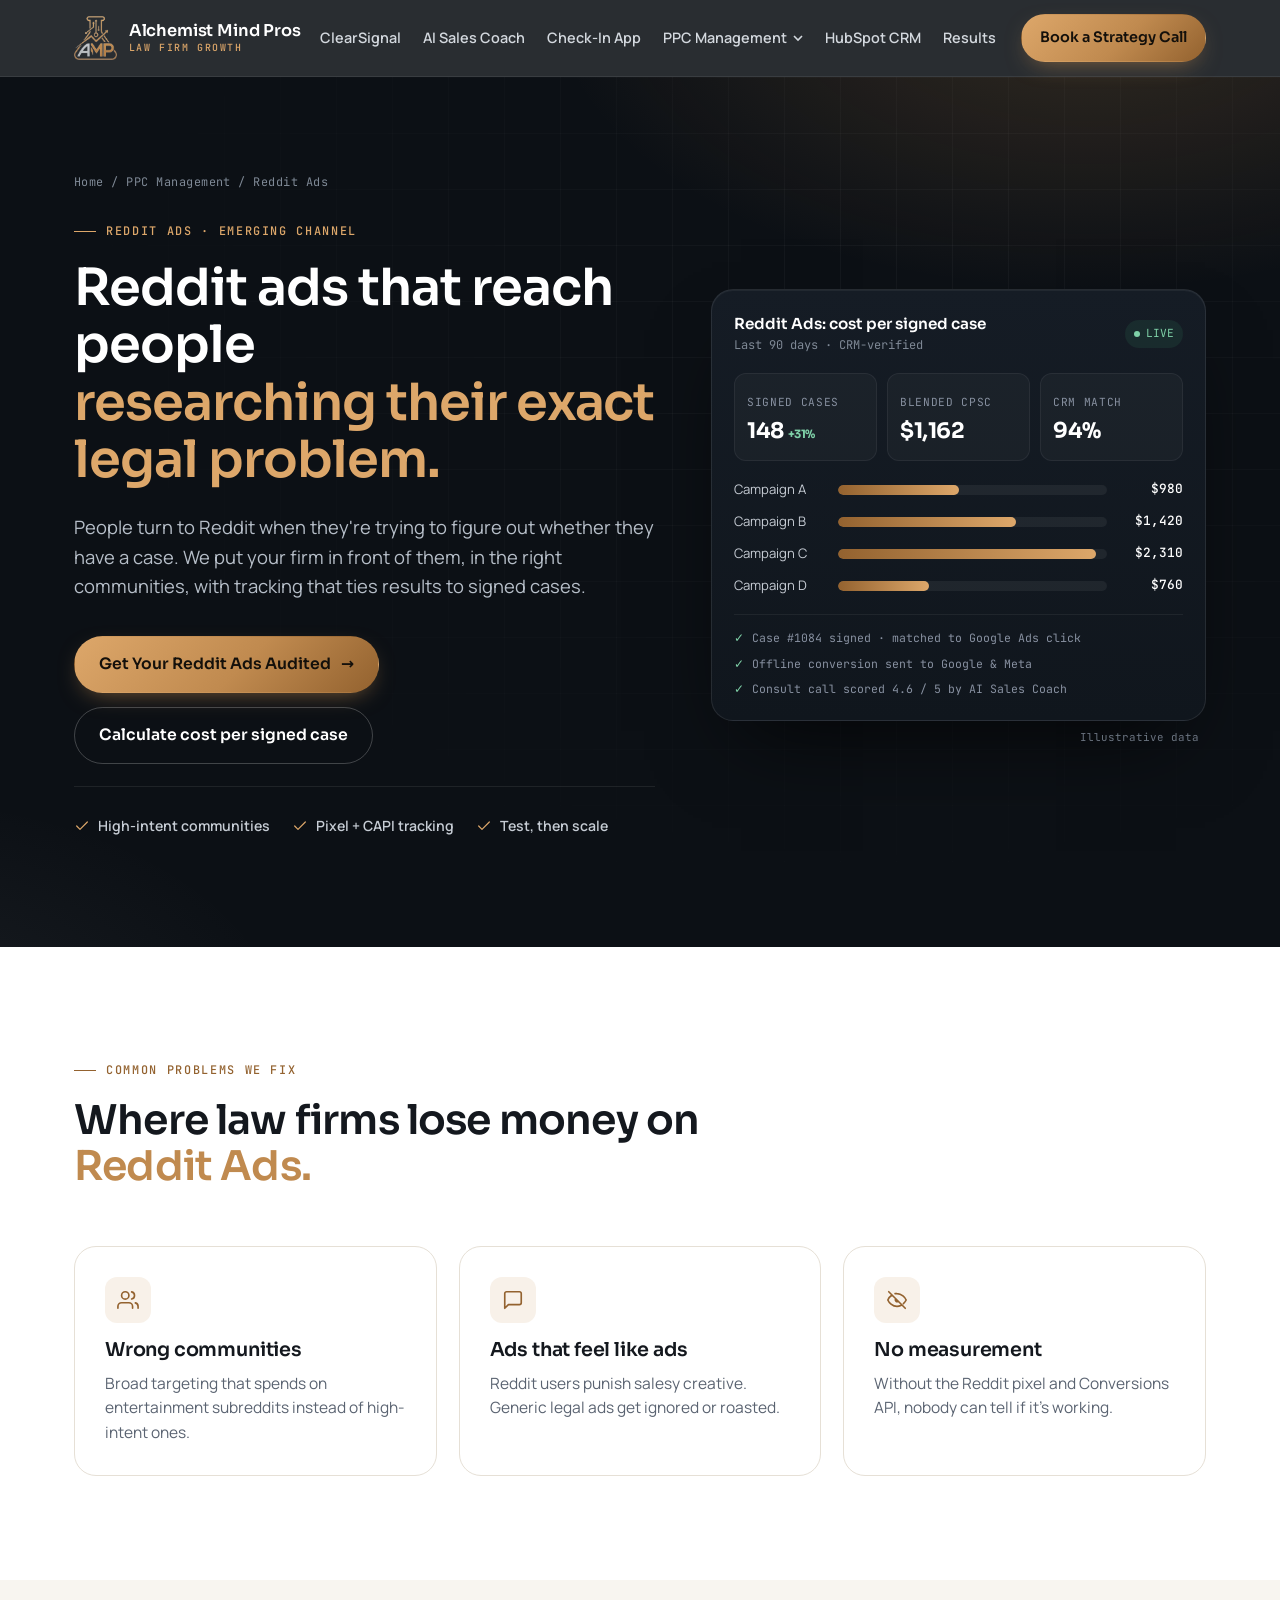
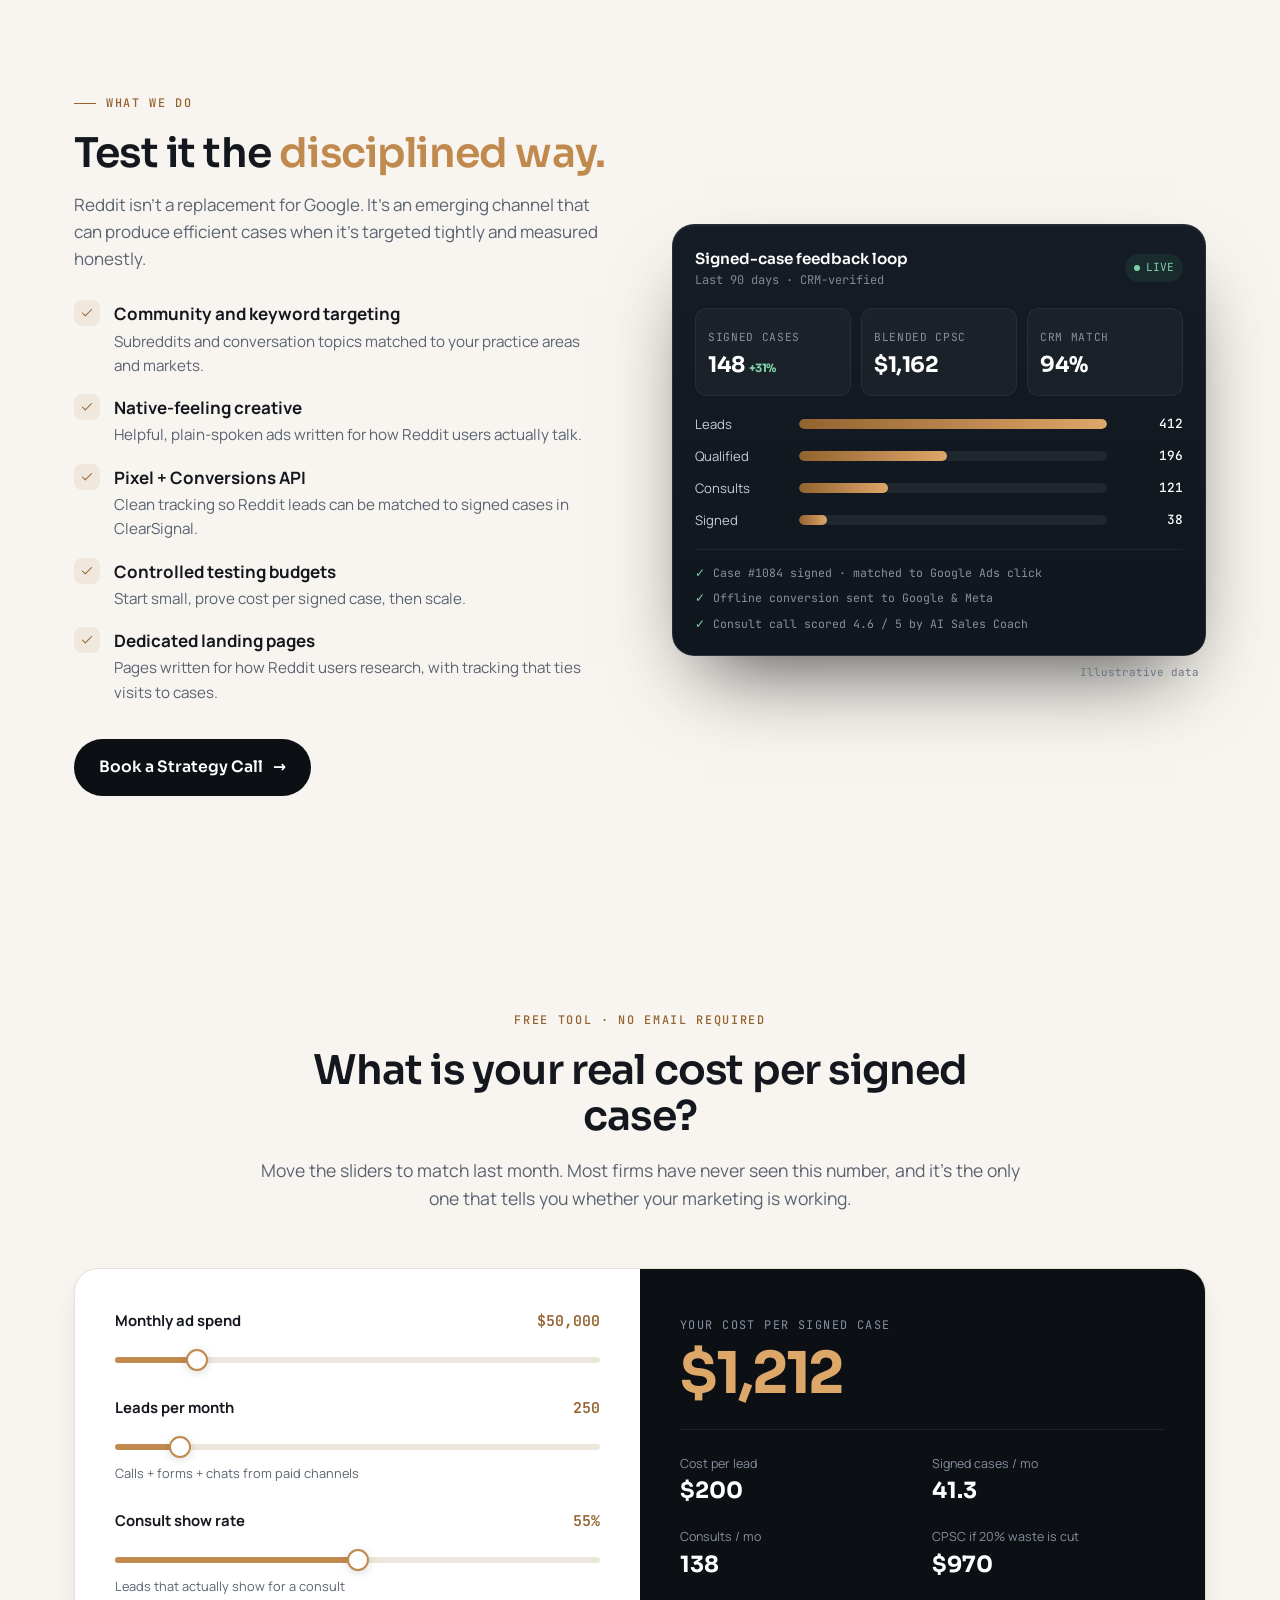
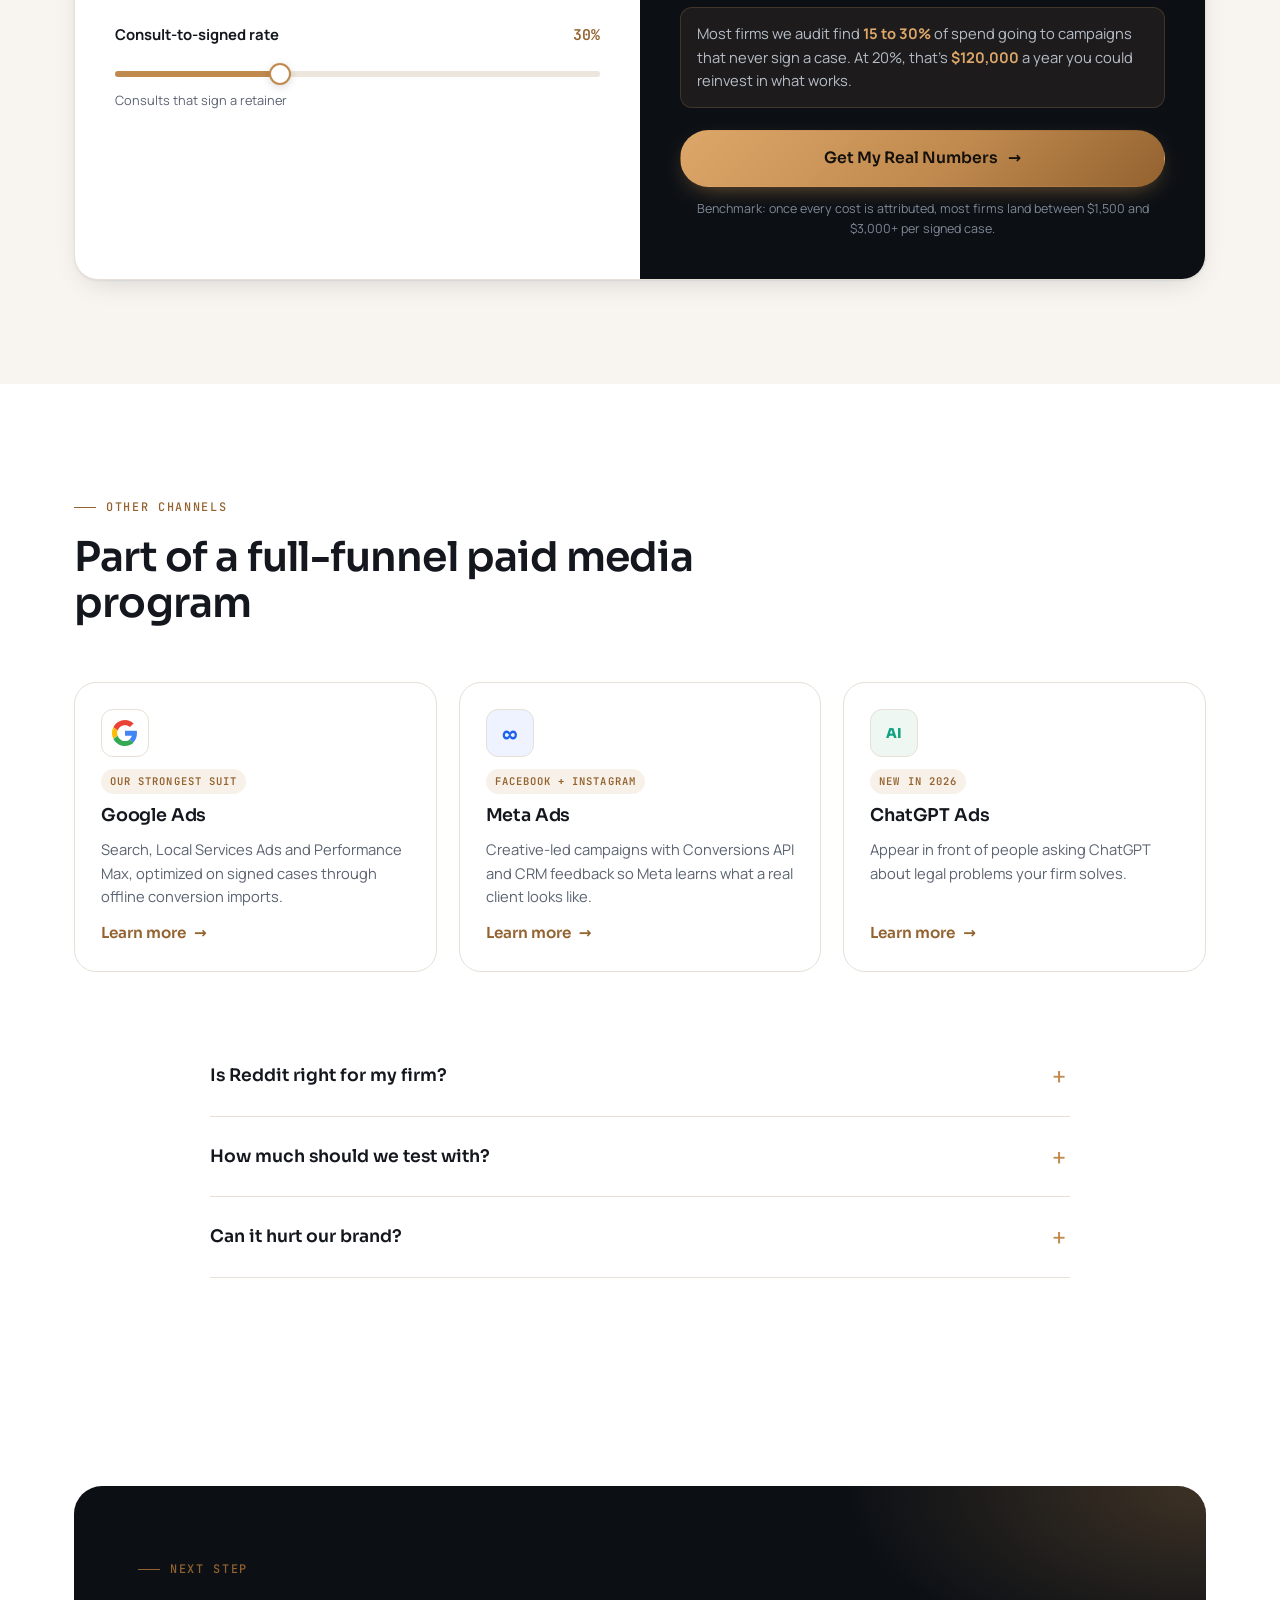
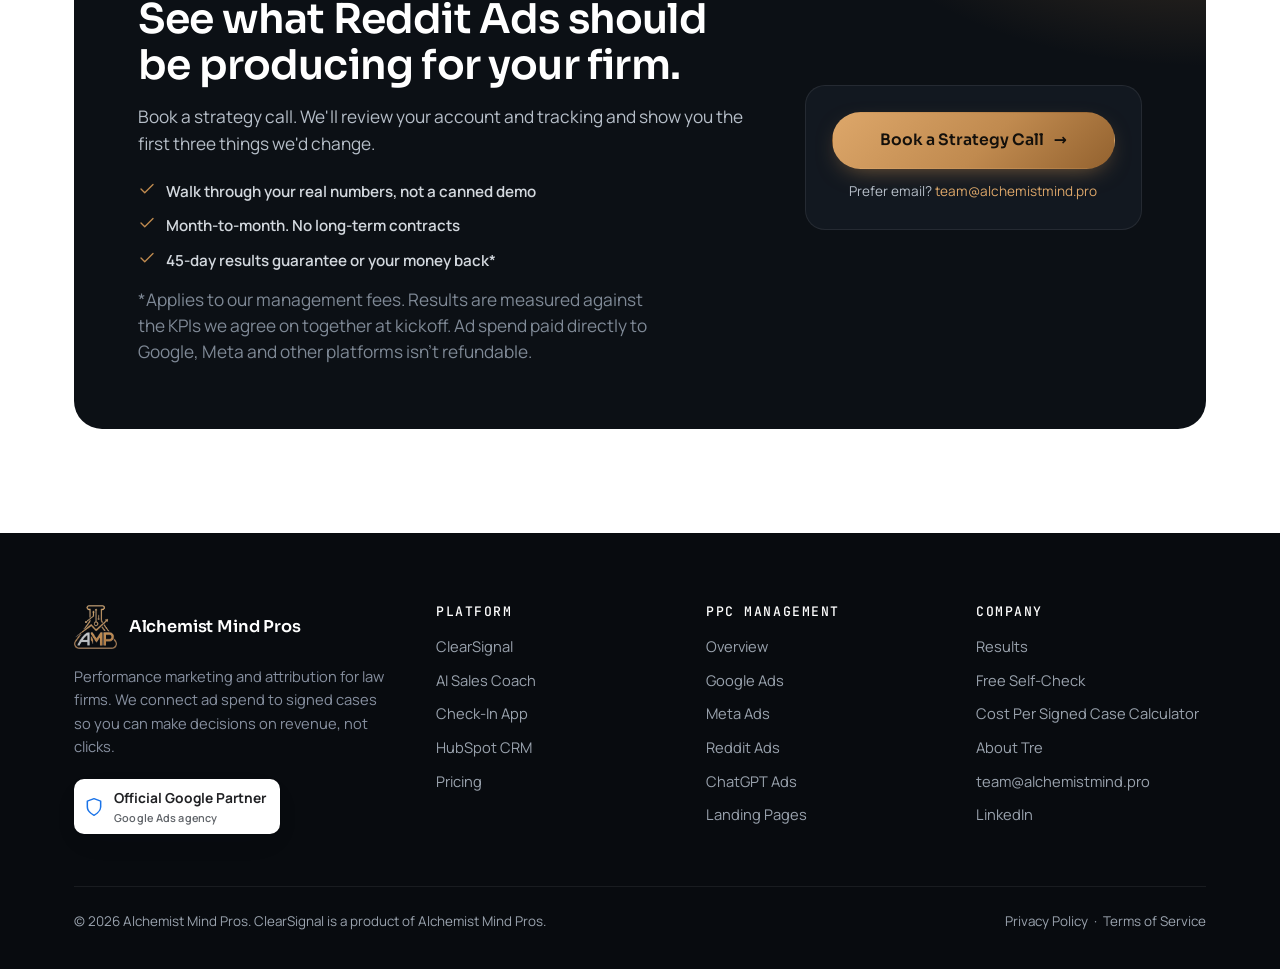
<file: reddit-ads.html>
<!DOCTYPE html>
<html lang="en"><head>
<meta charset="utf-8"><meta name="viewport" content="width=device-width, initial-scale=1">
<title>Reddit Ads for Law Firms | Reach People Researching Legal Problems | Alchemist Mind Pros</title><meta name="description" content="Reddit ads for law firms. Reach people in the communities where they ask about injuries, estates, lemon cars and legal problems.">
<link rel="canonical" href="https://alchemistmind.pro/reddit-ads">
<meta property="og:title" content="Reddit Ads for Law Firms | Reach People Researching Legal Problems | Alchemist Mind Pros"><meta property="og:description" content="Reddit ads for law firms. Reach people in the communities where they ask about injuries, estates, lemon cars and legal problems."><meta property="og:type" content="website"><meta property="og:image" content="https://alchemistmind.pro/assets/amp-logo.png">
<link rel="icon" href="assets/favicon.png">
<link rel="preconnect" href="https://fonts.googleapis.com"><link rel="preconnect" href="https://fonts.gstatic.com" crossorigin>
<link href="https://fonts.googleapis.com/css2?family=JetBrains+Mono:wght@400;500;600&family=Manrope:wght@400;500;600;700;800&family=Sora:wght@500;600;700&display=swap" rel="stylesheet">
<link rel="stylesheet" href="assets/styles.css?v=202611260136">
<script>(function(w,d,s,l,i){w[l]=w[l]||[];w[l].push({'gtm.start':new Date().getTime(),event:'gtm.js'});var f=d.getElementsByTagName(s)[0],j=d.createElement(s),dl=l!='dataLayer'?'&l='+l:'';j.async=true;j.src='https://www.googletagmanager.com/gtm.js?id='+i+dl;f.parentNode.insertBefore(j,f);})(window,document,'script','dataLayer','GTM-WVP5239R');</script>
</head><body>
<noscript><iframe src="https://www.googletagmanager.com/ns.html?id=GTM-WVP5239R" height="0" width="0" style="display:none;visibility:hidden"></iframe></noscript>
<header class="site-header"><div class="wrap nav">
<a class="brand" href="index.html" aria-label="Alchemist Mind Pros home"><img src="assets/amp-logo-256.png" alt="Alchemist Mind Pros logo" width="44" height="45"><span class="brand-name">Alchemist Mind Pros<small>Law firm growth</small></span></a>
<ul class="nav-links"><li><a href="clearsignal.html">ClearSignal</a></li><li><a href="ai-sales-coach.html">AI Sales Coach</a></li><li><a href="check-in-app.html">Check-In App</a></li><li class="has-dd"><a href="ppc-management.html">PPC Management <svg class="chev" viewBox="0 0 10 10"><path d="M1 3l4 4 4-4" stroke="currentColor" fill="none" stroke-width="1.6"/></svg></a><div class="dropdown"><a href="ppc-management.html"><span class="dd-ico">&#9733;</span><span><strong>PPC Management overview</strong><span>How we run paid media for law firms</span></span></a><div class="dd-foot"><a href="google-ads.html"><span class="dd-ico">G</span><span><strong>Google Ads</strong><span>Search, LSA and PMax built on signed-case data</span></span></a><a href="meta-ads.html"><span class="dd-ico">M</span><span><strong>Meta Ads</strong><span>Facebook and Instagram that feed intake, not just forms</span></span></a><a href="reddit-ads.html"><span class="dd-ico">R</span><span><strong>Reddit Ads</strong><span>Reach people researching their legal problem</span></span></a><a href="chatgpt-ads.html"><span class="dd-ico">AI</span><span><strong>ChatGPT Ads</strong><span>Show up inside ChatGPT conversations</span></span></a></div></div></li><li><a href="hubspot-crm.html">HubSpot CRM</a></li><li><a href="index.html#results">Results</a></li></ul>
<div class="nav-cta"><a href="#book" class="btn btn-primary js-book" data-loc="nav"><span class="btn-text">Book a Strategy Call</span> </a><button class="burger" aria-label="Menu" aria-expanded="false"><span></span><span></span><span></span></button></div>
</div><nav class="mobile-menu"><a href="clearsignal.html">ClearSignal</a><a href="ai-sales-coach.html">AI Sales Coach</a><a href="check-in-app.html">Check-In App</a><a href="ppc-management.html">PPC Management</a><div class="sub"><a href="google-ads.html">Google Ads</a><a href="meta-ads.html">Meta Ads</a><a href="reddit-ads.html">Reddit Ads</a><a href="chatgpt-ads.html">ChatGPT Ads</a></div><a href="hubspot-crm.html">HubSpot CRM</a><a href="index.html#results">Results</a><a href="#book" class="btn btn-primary js-book" data-loc="mobile">Book a Strategy Call <span class="arr">&rarr;</span></a></nav></header>
<main><section class="hero"><div class="wrap hero-grid">
<div><div class="breadcrumb"><a href="index.html">Home</a> / <a href="ppc-management.html">PPC Management</a> / Reddit Ads</div><span class="eyebrow">Reddit Ads &middot; Emerging channel</span><h1><span class="static">Reddit ads that reach people</span><span class="rotator" aria-live="polite"><span>researching their exact legal problem.</span><span>asking strangers for legal advice.</span><span>comparing firms before they call.</span><span>your competitors aren't reaching yet.</span></span></h1><p class="lede">People turn to Reddit when they're trying to figure out whether they have a case. We put your firm in front of them, in the right communities, with tracking that ties results to signed cases.</p><div class="btn-row"><a href="#book" class="btn btn-primary js-book" data-loc="reddit-hero">Get Your Reddit Ads Audited <span class="arr">&rarr;</span></a><a href="#calculator" class="btn btn-ghost">Calculate cost per signed case</a></div><div class="trust-row"><span class="trust-item"><svg class="" width="16" height="16" viewBox="0 0 24 24" fill="none" stroke="currentColor" stroke-width="1.8" stroke-linecap="round" stroke-linejoin="round" aria-hidden="true"><path d="M20 6 9 17l-5-5"/></svg>High-intent communities</span><span class="trust-item"><svg class="" width="16" height="16" viewBox="0 0 24 24" fill="none" stroke="currentColor" stroke-width="1.8" stroke-linecap="round" stroke-linejoin="round" aria-hidden="true"><path d="M20 6 9 17l-5-5"/></svg>Pixel + CAPI tracking</span><span class="trust-item"><svg class="" width="16" height="16" viewBox="0 0 24 24" fill="none" stroke="currentColor" stroke-width="1.8" stroke-linecap="round" stroke-linejoin="round" aria-hidden="true"><path d="M20 6 9 17l-5-5"/></svg>Test, then scale</span></div></div>
<div><div class="dash" role="img" aria-label="Illustrative ClearSignal dashboard">
<div class="dash-top"><div><div class="dash-title">Reddit Ads: cost per signed case</div><div class="dash-sub">Last 90 days &middot; CRM-verified</div></div><span class="live"><i></i>LIVE</span></div>
<div class="kpis"><div class="kpi"><span>Signed cases</span><b>148<em>+31%</em></b></div><div class="kpi"><span>Blended CPSC</span><b>$1,162</b></div><div class="kpi"><span>CRM match</span><b>94%</b></div></div>
<div class="bars"><div class="bar-row"><span>Campaign A</span><div class="bar"><i data-w="45%"></i></div><b>$980</b></div><div class="bar-row"><span>Campaign B</span><div class="bar"><i data-w="66%"></i></div><b>$1,420</b></div><div class="bar-row"><span>Campaign C</span><div class="bar"><i data-w="96%"></i></div><b>$2,310</b></div><div class="bar-row"><span>Campaign D</span><div class="bar"><i data-w="34%"></i></div><b>$760</b></div></div>
<div class="ticker"><div><span class="ok">&#10003;</span> Case #1084 signed &middot; matched to Google Ads click</div><div><span class="ok">&#10003;</span> Offline conversion sent to Google &amp; Meta</div><div><span class="ok">&#10003;</span> Consult call scored 4.6 / 5 by AI Sales Coach</div></div>
<span class="illus">Illustrative data</span></div></div></div></section>
<section><div class="wrap"><div class="sec-head reveal"><span class="eyebrow">Common problems we fix</span><h2>Where law firms lose money on <span class="accent">Reddit Ads.</span></h2></div><div class="grid-3"><div class="card reveal"><div class="ico"><svg class="" width="22" height="22" viewBox="0 0 24 24" fill="none" stroke="currentColor" stroke-width="1.8" stroke-linecap="round" stroke-linejoin="round" aria-hidden="true"><path d="M17 21v-2a4 4 0 0 0-4-4H5a4 4 0 0 0-4 4v2"/><circle cx="9" cy="7" r="4"/><path d="M23 21v-2a4 4 0 0 0-3-3.9M16 3.1a4 4 0 0 1 0 7.8"/></svg></div><h3>Wrong communities</h3><p>Broad targeting that spends on entertainment subreddits instead of high-intent ones.</p></div><div class="card reveal"><div class="ico"><svg class="" width="22" height="22" viewBox="0 0 24 24" fill="none" stroke="currentColor" stroke-width="1.8" stroke-linecap="round" stroke-linejoin="round" aria-hidden="true"><path d="M21 15a2 2 0 0 1-2 2H7l-4 4V5a2 2 0 0 1 2-2h14a2 2 0 0 1 2 2z"/></svg></div><h3>Ads that feel like ads</h3><p>Reddit users punish salesy creative. Generic legal ads get ignored or roasted.</p></div><div class="card reveal"><div class="ico"><svg class="" width="22" height="22" viewBox="0 0 24 24" fill="none" stroke="currentColor" stroke-width="1.8" stroke-linecap="round" stroke-linejoin="round" aria-hidden="true"><path d="M3 3l18 18M10.6 10.6a2 2 0 0 0 2.8 2.8M9.9 5.1A10 10 0 0 1 12 5c5 0 9 4.5 10 7a13 13 0 0 1-3 4M6.6 6.6A13 13 0 0 0 2 12c1 2.5 5 7 10 7a10 10 0 0 0 4.2-.9"/></svg></div><h3>No measurement</h3><p>Without the Reddit pixel and Conversions API, nobody can tell if it's working.</p></div></div></div></section>
<section class="sec-paper"><div class="wrap split"><div class="reveal"><span class="eyebrow">What we do</span><h2>Test it the <span class='accent'>disciplined way.</span></h2><p style="margin-top:14px">Reddit isn't a replacement for Google. It's an emerging channel that can produce efficient cases when it's targeted tightly and measured honestly.</p><ul class="feat-list"><li><span class="tick"><svg class="" width="14" height="14" viewBox="0 0 24 24" fill="none" stroke="currentColor" stroke-width="1.8" stroke-linecap="round" stroke-linejoin="round" aria-hidden="true"><path d="M20 6 9 17l-5-5"/></svg></span><div><b>Community and keyword targeting</b><p>Subreddits and conversation topics matched to your practice areas and markets.</p></div></li><li><span class="tick"><svg class="" width="14" height="14" viewBox="0 0 24 24" fill="none" stroke="currentColor" stroke-width="1.8" stroke-linecap="round" stroke-linejoin="round" aria-hidden="true"><path d="M20 6 9 17l-5-5"/></svg></span><div><b>Native-feeling creative</b><p>Helpful, plain-spoken ads written for how Reddit users actually talk.</p></div></li><li><span class="tick"><svg class="" width="14" height="14" viewBox="0 0 24 24" fill="none" stroke="currentColor" stroke-width="1.8" stroke-linecap="round" stroke-linejoin="round" aria-hidden="true"><path d="M20 6 9 17l-5-5"/></svg></span><div><b>Pixel + Conversions API</b><p>Clean tracking so Reddit leads can be matched to signed cases in ClearSignal.</p></div></li><li><span class="tick"><svg class="" width="14" height="14" viewBox="0 0 24 24" fill="none" stroke="currentColor" stroke-width="1.8" stroke-linecap="round" stroke-linejoin="round" aria-hidden="true"><path d="M20 6 9 17l-5-5"/></svg></span><div><b>Controlled testing budgets</b><p>Start small, prove cost per signed case, then scale.</p></div></li><li><span class="tick"><svg class="" width="14" height="14" viewBox="0 0 24 24" fill="none" stroke="currentColor" stroke-width="1.8" stroke-linecap="round" stroke-linejoin="round" aria-hidden="true"><path d="M20 6 9 17l-5-5"/></svg></span><div><b>Dedicated landing pages</b><p>Pages written for how Reddit users research, with tracking that ties visits to cases.</p></div></li></ul><div class="btn-row"><a href="#book" class="btn btn-dark js-book" data-loc="reddit-mid">Book a Strategy Call <span class="arr">&rarr;</span></a></div></div>
<div class="reveal"><div class="dash" role="img" aria-label="Illustrative ClearSignal dashboard">
<div class="dash-top"><div><div class="dash-title">Signed-case feedback loop</div><div class="dash-sub">Last 90 days &middot; CRM-verified</div></div><span class="live"><i></i>LIVE</span></div>
<div class="kpis"><div class="kpi"><span>Signed cases</span><b>148<em>+31%</em></b></div><div class="kpi"><span>Blended CPSC</span><b>$1,162</b></div><div class="kpi"><span>CRM match</span><b>94%</b></div></div>
<div class="bars"><div class="bar-row"><span>Leads</span><div class="bar"><i data-w="100%"></i></div><b>412</b></div><div class="bar-row"><span>Qualified</span><div class="bar"><i data-w="48%"></i></div><b>196</b></div><div class="bar-row"><span>Consults</span><div class="bar"><i data-w="29%"></i></div><b>121</b></div><div class="bar-row"><span>Signed</span><div class="bar"><i data-w="9%"></i></div><b>38</b></div></div>
<div class="ticker"><div><span class="ok">&#10003;</span> Case #1084 signed &middot; matched to Google Ads click</div><div><span class="ok">&#10003;</span> Offline conversion sent to Google &amp; Meta</div><div><span class="ok">&#10003;</span> Consult call scored 4.6 / 5 by AI Sales Coach</div></div>
<span class="illus">Illustrative data</span></div></div></div></section>
<section id="calculator" class="sec-paper"><div class="wrap">
<div class="sec-head center reveal"><span class="eyebrow">Free tool &middot; No email required</span><h2>What is your real cost per signed case?</h2><p>Move the sliders to match last month. Most firms have never seen this number, and it's the only one that tells you whether your marketing is working.</p></div>
<div class="calc reveal"><div class="calc-in">
<div class="field"><label for="c-spend">Monthly ad spend<output for="c-spend"></output></label><input type="range" id="c-spend" name="spend" min="5000" max="300000" step="1000" value="50000" data-fmt="$"></div>
<div class="field"><label for="c-leads">Leads per month<output for="c-leads"></output></label><input type="range" id="c-leads" name="leads" min="20" max="2000" step="5" value="250" data-fmt="n"><div class=hint>Calls + forms + chats from paid channels</div></div>
<div class="field"><label for="c-show">Consult show rate<output for="c-show"></output></label><input type="range" id="c-show" name="show" min="10" max="100" step="1" value="55" data-fmt="%"><div class=hint>Leads that actually show for a consult</div></div>
<div class="field"><label for="c-close">Consult-to-signed rate<output for="c-close"></output></label><input type="range" id="c-close" name="close" min="5" max="80" step="1" value="30" data-fmt="%"><div class=hint>Consults that sign a retainer</div></div>
</div><div class="calc-out">
<div class="out-main"><span>Your cost per signed case</span><b class="o-cpsc">$0</b></div>
<div class="out-grid"><div><span>Cost per lead</span><b class="o-cpl">$0</b></div><div><span>Signed cases / mo</span><b class="o-signed">0</b></div><div><span>Consults / mo</span><b class="o-consults">0</b></div><div><span>CPSC if 20% waste is cut</span><b class="o-after">$0</b></div></div>
<div class="out-note">Most firms we audit find <b>15 to 30%</b> of spend going to campaigns that never sign a case. At 20%, that's <b class="o-yearly">$0</b> a year you could reinvest in what works.</div>
<a href="#book" class="btn btn-primary js-book" data-loc="calculator">Get My Real Numbers <span class="arr">&rarr;</span></a>
<p class="fine">Benchmark: once every cost is attributed, most firms land between $1,500 and $3,000+ per signed case.</p>
</div></div></div></section>
<section><div class="wrap"><div class="sec-head reveal"><span class="eyebrow">Other channels</span><h2>Part of a full-funnel paid media program</h2></div><div class="grid-3"><a class="channel reveal" href="google-ads.html"><span class="logo-chip" style="background:#fff"><svg width="26" height="26" viewBox="0 0 48 48" aria-hidden="true"><path fill="#EA4335" d="M24 9.5c3.5 0 6.6 1.2 9.1 3.6l6.8-6.8C35.8 2.4 30.3 0 24 0 14.6 0 6.6 5.4 2.6 13.3l7.9 6.1C12.4 13.6 17.7 9.5 24 9.5z"/><path fill="#4285F4" d="M46.1 24.6c0-1.6-.1-3.1-.4-4.6H24v9h12.4c-.5 2.9-2.2 5.3-4.6 6.9l7.4 5.8c4.3-4 6.9-9.9 6.9-17.1z"/><path fill="#FBBC05" d="M10.5 28.6A14.5 14.5 0 0 1 9.5 24c0-1.6.3-3.1.8-4.6l-7.9-6.1A24 24 0 0 0 0 24c0 3.9.9 7.5 2.6 10.7l7.9-6.1z"/><path fill="#34A853" d="M24 48c6.5 0 11.9-2.1 15.9-5.8l-7.4-5.8c-2.1 1.4-4.8 2.3-8.5 2.3-6.3 0-11.6-4.1-13.5-9.8l-7.9 6.1C6.6 42.6 14.6 48 24 48z"/></svg></span><span class="pill">Our strongest suit</span><h3>Google Ads</h3><p>Search, Local Services Ads and Performance Max, optimized on signed cases through offline conversion imports.</p><span class="link-arrow">Learn more <span class="arr">&rarr;</span></span></a><a class="channel reveal" href="meta-ads.html"><span class="logo-chip" style="background:#EEF3FF;color:#1D63ED;font-weight:800;font-size:1.3rem">&infin;</span><span class="pill">Facebook + Instagram</span><h3>Meta Ads</h3><p>Creative-led campaigns with Conversions API and CRM feedback so Meta learns what a real client looks like.</p><span class="link-arrow">Learn more <span class="arr">&rarr;</span></span></a><a class="channel reveal" href="chatgpt-ads.html"><span class="logo-chip" style="background:#EFF7F3;color:#10A37F;font-weight:800;font-family:var(--font-h);font-size:.85rem">AI</span><span class="pill">New in 2026</span><h3>ChatGPT Ads</h3><p>Appear in front of people asking ChatGPT about legal problems your firm solves.</p><span class="link-arrow">Learn more <span class="arr">&rarr;</span></span></a></div>
<div style="margin-top:64px"><div class="faq"><details><summary>Is Reddit right for my firm?</summary><p>It works best for practices where people research before calling: lemon law, PI, employment, consumer and mass tort. We'll tell you honestly if it isn't.</p></details><details><summary>How much should we test with?</summary><p>Usually a modest test budget for 60 to 90 days, judged on cost per qualified lead and signed case.</p></details><details><summary>Can it hurt our brand?</summary><p>Not with the right creative and community choices. We avoid controversial placements and write ads that are genuinely useful.</p></details></div></div></div></section>
<section id="book"><div class="wrap"><div class="cta-band reveal">
<div><span class="eyebrow">Next step</span><h2>See what Reddit Ads should be producing for your firm.</h2><p>Book a strategy call. We'll review your account and tracking and show you the first three things we'd change.</p><ul><li><svg class="check" width="18" height="18" viewBox="0 0 24 24" fill="none" stroke="currentColor" stroke-width="1.8" stroke-linecap="round" stroke-linejoin="round" aria-hidden="true"><path d="M20 6 9 17l-5-5"/></svg>Walk through your real numbers, not a canned demo</li><li><svg class="check" width="18" height="18" viewBox="0 0 24 24" fill="none" stroke="currentColor" stroke-width="1.8" stroke-linecap="round" stroke-linejoin="round" aria-hidden="true"><path d="M20 6 9 17l-5-5"/></svg>Month-to-month. No long-term contracts</li><li><svg class="check" width="18" height="18" viewBox="0 0 24 24" fill="none" stroke="currentColor" stroke-width="1.8" stroke-linecap="round" stroke-linejoin="round" aria-hidden="true"><path d="M20 6 9 17l-5-5"/></svg>45-day results guarantee or your money back*</li></ul><p class="g-note dark">*Applies to our management fees. Results are measured against the KPIs we agree on together at kickoff. Ad spend paid directly to Google, Meta and other platforms isn't refundable.</p></div>
<div class="book-box"><div id="calendly-inline"></div><a href="#book" class="btn btn-primary js-book" data-loc="cta-band">Book a Strategy Call <span class="arr">&rarr;</span></a><p>Prefer email? <a href="mailto:team@alchemistmind.pro" style="color:var(--copper-2)">team@alchemistmind.pro</a></p></div>
</div></div></section>
</main>
<div class="sticky-cta"><a href="#book" class="btn btn-primary js-book" data-loc="sticky">Book a Strategy Call <span class="arr">&rarr;</span></a></div>
<footer class="site-footer"><div class="wrap">
<div class="foot-grid">
<div class="foot-brand"><a class="brand" href="index.html"><img src="assets/amp-logo-256.png" alt="" width="44" height="45"><span class="brand-name">Alchemist Mind Pros</span></a>
<p>Performance marketing and attribution for law firms. We connect ad spend to signed cases so you can make decisions on revenue, not clicks.</p><span class="gp-badge" title="Alchemist Mind Pros is an official Google Partner"><svg class="gp-ico" width="20" height="20" viewBox="0 0 24 24" fill="none" stroke="currentColor" stroke-width="1.8" stroke-linecap="round" stroke-linejoin="round" aria-hidden="true"><path d="M12 22s8-4 8-10V5l-8-3-8 3v7c0 6 8 10 8 10z"/></svg><span>Official Google Partner<small>Google Ads agency</small></span></span></div>
<div><h4>Platform</h4><ul><li><a href="clearsignal.html">ClearSignal</a></li><li><a href="ai-sales-coach.html">AI Sales Coach</a></li><li><a href="check-in-app.html">Check-In App</a></li><li><a href="hubspot-crm.html">HubSpot CRM</a></li><li><a href="clearsignal.html#pricing">Pricing</a></li></ul></div>
<div><h4>PPC Management</h4><ul><li><a href="ppc-management.html">Overview</a></li><li><a href="google-ads.html">Google Ads</a></li><li><a href="meta-ads.html">Meta Ads</a></li><li><a href="reddit-ads.html">Reddit Ads</a></li><li><a href="chatgpt-ads.html">ChatGPT Ads</a></li><li><a href="ppc-management.html#landing-pages">Landing Pages</a></li></ul></div>
<div><h4>Company</h4><ul><li><a href="index.html#results">Results</a></li><li><a href="index.html#quiz">Free Self-Check</a></li><li><a href="index.html#calculator">Cost Per Signed Case Calculator</a></li><li><a href="index.html#founder">About Tre</a></li><li><a href="mailto:team@alchemistmind.pro">team@alchemistmind.pro</a></li><li><a href="https://www.linkedin.com/company/108311767/" target="_blank" rel="noopener">LinkedIn</a></li></ul></div>
</div>
<div class="foot-bottom"><span>&copy; <span class="yr">2026</span> Alchemist Mind Pros. ClearSignal is a product of Alchemist Mind Pros.</span><span><a href="privacy/">Privacy Policy</a> &nbsp;&middot;&nbsp; <a href="terms-app/">Terms of Service</a></span></div>
</div></footer>
<script src="assets/main.js?v=202611260136"></script>
</body></html>
</file>
<file: assets/styles.css>
/* Alchemist Mind Pros, brand system derived from the AMP flask logo (copper + silver) */
:root{
  --ink:#0C1015; --ink-2:#121820; --ink-3:#1A222C; --ink-line:rgba(255,255,255,.08);
  --copper:#C08A4F; --copper-2:#DDA76A; --copper-deep:#93622F; --copper-soft:rgba(192,138,79,.12);
  --silver:#B9BEC5; --silver-2:#D9DDE2;
  --paper:#F8F5F0; --white:#FFFFFF; --text:#14181E; --muted:#5A6371; --line:#E6E0D6;
  --good:#3E9B6E; --bad:#C2553F;
  --r:14px; --r-lg:22px;
  --shadow:0 1px 2px rgba(12,16,21,.06),0 10px 30px -12px rgba(12,16,21,.18);
  --font-h:"Sora",system-ui,sans-serif; --font-b:"Manrope",system-ui,sans-serif; --font-m:"JetBrains Mono",ui-monospace,monospace;
  --w:1180px;
}
*{box-sizing:border-box;margin:0;padding:0}
html{overflow-x:hidden;scroll-behavior:smooth;-webkit-text-size-adjust:100%}
body{overflow-x:hidden;font-family:var(--font-b);color:var(--text);background:var(--white);line-height:1.6;font-size:17px;-webkit-font-smoothing:antialiased}
img{max-width:100%;display:block}
a{color:inherit;text-decoration:none}
h1,h2,h3,h4{font-family:var(--font-h);line-height:1.12;letter-spacing:-.02em;font-weight:600}
h1{font-size:clamp(2.3rem,4.6vw,3.9rem)}
h2{font-size:clamp(1.85rem,3.2vw,2.75rem)}
h3{font-size:1.2rem;letter-spacing:-.01em}
p{color:var(--muted)}
.wrap{max-width:var(--w);margin:0 auto;padding:0 24px}
section{padding:104px 0;position:relative}
.sec-paper{background:var(--paper)}
.sec-dark{background:var(--ink);color:#fff}
.sec-dark p{color:#A9B1BC}
.sec-dark h2,.sec-dark h3{color:#fff}

/* eyebrow + headings */
.eyebrow{display:inline-flex;align-items:center;gap:10px;font-family:var(--font-m);font-size:.74rem;letter-spacing:.14em;text-transform:uppercase;color:var(--copper-deep);font-weight:500;margin-bottom:18px}
.eyebrow::before{content:"";width:22px;height:1px;background:currentColor}
.sec-dark .eyebrow,.hero .eyebrow{color:var(--copper-2)}
.sec-head{max-width:760px;margin-bottom:56px}
.sec-head.center{margin-left:auto;margin-right:auto;text-align:center}
.sec-head.center .eyebrow::before{display:none}
.sec-head p{font-size:1.1rem;margin-top:16px}
.accent{color:var(--copper)}
.sec-dark .accent,.hero .accent{color:var(--copper-2)}

/* buttons */
.btn{display:inline-flex;align-items:center;justify-content:center;gap:10px;font-family:var(--font-h);font-weight:600;font-size:.98rem;padding:15px 24px;border-radius:999px;transition:transform .15s ease,background .2s,box-shadow .2s,color .2s;cursor:pointer;border:1px solid transparent;white-space:nowrap}
.btn-primary{background:linear-gradient(135deg,var(--copper-2),var(--copper) 55%,var(--copper-deep));color:#14100B;box-shadow:0 8px 24px -10px rgba(192,138,79,.7)}
.btn-primary:hover{transform:translateY(-2px);box-shadow:0 14px 30px -10px rgba(192,138,79,.85)}
.btn-ghost{border-color:rgba(255,255,255,.22);color:#fff}
.btn-ghost:hover{border-color:var(--copper-2);color:var(--copper-2)}
.btn-dark{background:var(--ink);color:#fff}
.btn-dark:hover{background:var(--ink-3)}
.btn-outline{border-color:var(--line);color:var(--text);background:#fff}
.btn-outline:hover{border-color:var(--copper);color:var(--copper-deep)}
.btn .arr{transition:transform .2s}
.btn:hover .arr{transform:translateX(3px)}
.btn-row{display:flex;flex-wrap:wrap;gap:14px;margin-top:34px}
.link-arrow{font-family:var(--font-h);font-weight:600;color:var(--copper-deep);display:inline-flex;gap:8px;align-items:center;font-size:.95rem}
.sec-dark .link-arrow{color:var(--copper-2)}
.link-arrow:hover{gap:12px}

/* header */
.site-header{position:sticky;top:0;z-index:50;background:rgba(12,16,21,.88);backdrop-filter:saturate(160%) blur(14px);-webkit-backdrop-filter:saturate(160%) blur(14px);border-bottom:1px solid var(--ink-line)}
.nav{display:flex;align-items:center;justify-content:space-between;height:76px;gap:20px}
.brand{display:flex;align-items:center;gap:12px;color:#fff}
.brand img{height:44px;width:auto}
.brand-name{font-family:var(--font-h);font-weight:600;font-size:1.02rem;line-height:1.05;letter-spacing:-.01em}
.brand-name small{display:block;font-family:var(--font-m);font-size:.62rem;letter-spacing:.16em;color:var(--copper-2);font-weight:500;text-transform:uppercase;margin-top:4px}
.nav-links{display:flex;align-items:center;gap:4px;list-style:none}
.nav-links>li{position:relative}
.nav-links>li>a,.nav-links>li>button{display:flex;align-items:center;gap:6px;padding:10px 13px;border-radius:10px;color:#D3D8DE;font-size:.93rem;font-weight:600;background:none;border:0;font-family:var(--font-b);cursor:pointer}
.nav-links>li>a:hover,.nav-links>li>button:hover,.nav-links a.active{color:#fff;background:rgba(255,255,255,.06)}
.nav-links a.active{color:var(--copper-2)}
.chev{width:10px;height:10px;transition:transform .2s}
.dropdown{position:absolute;top:calc(100% + 8px);left:50%;transform:translate(-50%,6px);min-width:300px;background:var(--ink-2);border:1px solid var(--ink-line);border-radius:16px;padding:10px;opacity:0;visibility:hidden;transition:.18s ease;box-shadow:0 24px 50px -20px rgba(0,0,0,.6)}
.has-dd:hover .dropdown,.has-dd:focus-within .dropdown{opacity:1;visibility:visible;transform:translate(-50%,0)}
.has-dd:hover .chev{transform:rotate(180deg)}
.dropdown a{display:flex;gap:12px;align-items:flex-start;padding:11px 12px;border-radius:11px;color:#fff}
.dropdown a:hover{background:rgba(255,255,255,.05)}
.dd-ico{flex:none;width:34px;height:34px;border-radius:9px;background:var(--copper-soft);color:var(--copper-2);display:grid;place-items:center;font-size:.8rem;font-family:var(--font-m);font-weight:600}
.dropdown strong{display:block;font-size:.92rem;font-weight:700}
.dropdown span{display:block;font-size:.8rem;color:#8E97A3;line-height:1.4;margin-top:2px}
.dd-foot{border-top:1px solid var(--ink-line);margin-top:6px;padding-top:6px}
.nav-cta{display:flex;align-items:center;gap:10px}
.nav-cta .btn{padding:11px 18px;font-size:.9rem}
.burger{display:none;background:none;border:1px solid var(--ink-line);border-radius:10px;width:44px;height:44px;color:#fff;cursor:pointer}
.burger span{display:block;width:18px;height:2px;background:#fff;margin:4px auto;border-radius:2px}
.mobile-menu{display:none}

/* hero */
.hero{background:var(--ink);color:#fff;padding:96px 0 110px;overflow:hidden}
.hero::before{content:"";position:absolute;inset:0;background:
  radial-gradient(900px 500px at 85% -10%,rgba(192,138,79,.22),transparent 60%),
  radial-gradient(700px 400px at -10% 110%,rgba(185,190,197,.08),transparent 60%);pointer-events:none}
.hero::after{content:"";position:absolute;inset:0;background-image:linear-gradient(rgba(255,255,255,.035) 1px,transparent 1px),linear-gradient(90deg,rgba(255,255,255,.035) 1px,transparent 1px);background-size:56px 56px;mask-image:radial-gradient(ellipse at 70% 30%,#000 10%,transparent 70%);-webkit-mask-image:radial-gradient(ellipse at 70% 30%,#000 10%,transparent 70%);pointer-events:none}
.hero .wrap{position:relative;z-index:1}
.hero-grid{display:grid;grid-template-columns:1.08fr .92fr;gap:56px;align-items:center}
.hero h1{color:#fff;font-size:clamp(2.2rem,4vw,3.4rem)}
.hero h1 .static{display:block;color:#fff}
.rotator{display:block;position:relative;color:var(--copper-2);min-height:2.3em}
.rotator span{position:absolute;left:0;top:0;opacity:0;transform:translateY(18px);transition:opacity .5s ease,transform .5s ease}
.rotator span.on{opacity:1;transform:none;position:relative}
.rotator span.out{opacity:0;transform:translateY(-18px)}
.hero .lede{font-size:1.15rem;color:#B6BEC8;max-width:600px;margin-top:22px}
.hero .lede strong{color:#fff;font-weight:600}
.trust-row{display:flex;flex-wrap:wrap;align-items:center;gap:12px 22px;margin-top:36px;padding-top:28px;border-top:1px solid var(--ink-line)}
.trust-item{display:flex;align-items:center;gap:8px;color:#C6CCD4;font-size:.88rem;font-weight:600}
.trust-item svg{color:var(--copper-2);flex:none}
.gp-badge{display:inline-flex;align-items:center;gap:10px;background:#fff;color:#202124;border-radius:10px;padding:8px 14px 8px 10px;font-family:var(--font-b);font-weight:700;font-size:.86rem;box-shadow:var(--shadow)}
.gp-badge .gp-ico{color:#1A73E8;flex:none}
.gp-official{display:inline-flex;align-items:center;padding:6px 0}
.gp-badge small{display:block;font-weight:600;color:#5f6368;font-size:.68rem;letter-spacing:.02em}

/* dashboard mock */
.dash{background:linear-gradient(180deg,#151C25,#10161D);border:1px solid rgba(255,255,255,.09);border-radius:var(--r-lg);padding:22px;box-shadow:0 40px 80px -30px rgba(0,0,0,.7),inset 0 1px 0 rgba(255,255,255,.05);position:relative}
.dash-top{display:flex;justify-content:space-between;align-items:center;margin-bottom:18px}
.dash-title{font-family:var(--font-h);font-weight:600;font-size:.95rem;color:#fff}
.dash-sub{font-size:.75rem;color:#7F8996;font-family:var(--font-m)}
.live{display:inline-flex;align-items:center;gap:6px;font-family:var(--font-m);font-size:.7rem;color:#7FD1A8;background:rgba(62,155,110,.12);padding:5px 9px;border-radius:999px}
.live i{width:6px;height:6px;border-radius:50%;background:#7FD1A8;animation:pulse 1.6s infinite}
@keyframes pulse{50%{opacity:.3}}
.kpis{display:grid;grid-template-columns:repeat(3,1fr);gap:10px;margin-bottom:18px}
.kpi{background:rgba(255,255,255,.03);border:1px solid rgba(255,255,255,.06);border-radius:12px;padding:12px}
.kpi b{display:block;font-family:var(--font-h);font-size:1.35rem;color:#fff;letter-spacing:-.02em}
.kpi span{font-size:.7rem;color:#8790A0;font-family:var(--font-m);text-transform:uppercase;letter-spacing:.06em}
.kpi em{font-style:normal;font-size:.72rem;color:#7FD1A8;font-weight:700;margin-left:4px}
.bars{display:grid;gap:11px}
.bar-row{display:grid;grid-template-columns:92px 1fr 64px;gap:12px;align-items:center;font-size:.82rem;color:#C6CCD4}
.bar{height:10px;background:rgba(255,255,255,.06);border-radius:99px;overflow:hidden}
.bar i{display:block;height:100%;border-radius:99px;background:linear-gradient(90deg,var(--copper-deep),var(--copper-2));width:0;transition:width 1.2s cubic-bezier(.2,.8,.2,1)}
.bar-row b{font-family:var(--font-m);font-weight:500;color:#fff;text-align:right;font-size:.8rem}
.ticker{margin-top:18px;border-top:1px solid rgba(255,255,255,.06);padding-top:14px;font-family:var(--font-m);font-size:.72rem;color:#8790A0;display:grid;gap:7px}
.ticker div{display:flex;gap:8px;align-items:center}
.ticker .ok{color:#7FD1A8}
.illus{position:absolute;bottom:-26px;right:6px;font-size:.68rem;color:#6B7480;font-family:var(--font-m)}
.float-card{position:absolute;background:#fff;color:var(--text);border-radius:14px;padding:12px 14px;box-shadow:0 20px 40px -14px rgba(0,0,0,.5);font-size:.8rem;display:flex;gap:10px;align-items:center}
.float-card b{font-family:var(--font-h);font-size:1rem;display:block}
.float-card small{color:var(--muted);font-size:.72rem}
.float-card .dot{width:34px;height:34px;border-radius:10px;background:var(--copper-soft);display:grid;place-items:center;color:var(--copper-deep);font-weight:800}

/* stat strip */
.stats{display:grid;grid-template-columns:repeat(4,1fr);gap:0;border:1px solid var(--line);border-radius:var(--r-lg);background:#fff;overflow:hidden}
.stat{padding:30px 28px;border-right:1px solid var(--line)}
.stat:last-child{border-right:0}
.stat b{display:block;font-family:var(--font-h);font-size:2.3rem;letter-spacing:-.03em;color:var(--text);line-height:1}
.stat b .accent{color:var(--copper)}
.stat>span{display:block;margin-top:10px;color:var(--muted);font-size:.92rem;line-height:1.4}
.stats-wrap{margin-top:-56px;position:relative;z-index:2;padding:0}
.stats-wrap .stats{box-shadow:var(--shadow)}

/* cards */
.grid-2{display:grid;grid-template-columns:repeat(2,1fr);gap:22px}
.grid-3{display:grid;grid-template-columns:repeat(3,1fr);gap:22px}
.grid-4{display:grid;grid-template-columns:repeat(4,1fr);gap:20px}
.grid-2>*,.grid-3>*,.grid-4>*,.pillars>*,.split>*,.hero-grid>*,.calc>*,.fit>*{min-width:0}
.card{background:#fff;border:1px solid var(--line);border-radius:var(--r-lg);padding:30px;transition:transform .2s,box-shadow .2s,border-color .2s}
.card:hover{transform:translateY(-3px);box-shadow:var(--shadow);border-color:#DCCDB8}
.card h3{margin:16px 0 10px}
.card p{font-size:.97rem}
.sec-dark .card{background:var(--ink-2);border-color:var(--ink-line)}
.sec-dark .card:hover{border-color:rgba(221,167,106,.35)}
.ico{width:46px;height:46px;border-radius:12px;background:var(--copper-soft);color:var(--copper-deep);display:grid;place-items:center}
.sec-dark .ico{color:var(--copper-2);background:rgba(221,167,106,.1)}
.ico svg{width:22px;height:22px}
.pain-num{font-family:var(--font-m);font-size:.75rem;color:var(--copper-deep);letter-spacing:.1em}
.card .cost{margin-top:16px;padding-top:14px;border-top:1px dashed var(--line);font-size:.86rem;color:var(--bad);font-weight:700}

/* flow / pillars */
.pillars{display:grid;grid-template-columns:repeat(3,1fr);gap:22px;position:relative}
.pillar{background:#fff;border:1px solid var(--line);border-radius:var(--r-lg);padding:32px;position:relative;display:flex;flex-direction:column}
.pillar .step{font-family:var(--font-m);font-size:.74rem;letter-spacing:.14em;color:var(--copper-deep);text-transform:uppercase}
.pillar h3{font-size:1.55rem;margin:10px 0 6px}
.pillar .tag{font-weight:700;color:var(--text);font-size:.95rem;margin-bottom:12px}
.pillar ul{list-style:none;margin:18px 0 24px;display:grid;gap:10px}
.pillar li a,.pillar li{display:flex;gap:10px;align-items:center;font-size:.95rem;font-weight:600;color:var(--text)}
.pillar li a:hover{color:var(--copper-deep)}
.pillar .link-arrow{margin-top:auto}
.pillar.featured{background:var(--ink);color:#fff;border-color:var(--ink)}
.pillar.featured h3,.pillar.featured .tag,.pillar.featured li,.pillar.featured li a{color:#fff}
.pillar.featured p{color:#A9B1BC}
.pillar.featured .step,.pillar.featured .link-arrow{color:var(--copper-2)}
.badge-core{position:absolute;top:24px;right:24px;font-family:var(--font-m);font-size:.66rem;letter-spacing:.12em;text-transform:uppercase;background:var(--copper);color:#14100B;padding:5px 10px;border-radius:99px;font-weight:600}
.check{width:18px;height:18px;flex:none;color:var(--copper)}

/* split */
.split{display:grid;grid-template-columns:1fr 1fr;gap:64px;align-items:center}
.split.rev>:first-child{order:2}
.feat-list{list-style:none;display:grid;gap:16px;margin-top:28px}
.feat-list li{display:grid;grid-template-columns:28px 1fr;gap:12px}
.feat-list li b{display:block;color:inherit;font-weight:700;margin-bottom:2px}
.sec-dark .feat-list li b{color:#fff}
.feat-list li p{font-size:.95rem}
.tick{width:26px;height:26px;border-radius:8px;background:var(--copper-soft);color:var(--copper-deep);display:grid;place-items:center}
.sec-dark .tick{color:var(--copper-2);background:rgba(221,167,106,.12)}
.tick svg{width:14px;height:14px}

/* channel tiles */
.channels{display:grid;grid-template-columns:repeat(4,1fr);gap:18px}
.channel{display:flex;flex-direction:column;gap:12px;background:#fff;border:1px solid var(--line);border-radius:var(--r-lg);padding:26px;transition:.2s}
.channel:hover{border-color:var(--copper);transform:translateY(-3px);box-shadow:var(--shadow)}
.channel .logo-chip{width:48px;height:48px;border-radius:12px;display:grid;place-items:center;background:var(--paper);border:1px solid var(--line)}
.channel h3{font-size:1.1rem}
.channel p{font-size:.92rem}
.channel .pill{align-self:flex-start;font-family:var(--font-m);font-size:.66rem;letter-spacing:.1em;text-transform:uppercase;padding:4px 9px;border-radius:99px;background:var(--copper-soft);color:var(--copper-deep);font-weight:600}
.channel .link-arrow{margin-top:auto}

/* fit */
.fit{display:grid;grid-template-columns:1.2fr .8fr;gap:22px}
.fit-box{border-radius:var(--r-lg);padding:34px;border:1px solid var(--line);background:#fff}
.fit-box.no{background:transparent;border-style:dashed}
.fit-box h3{margin-bottom:18px;display:flex;align-items:center;gap:10px}
.fit-box ul{list-style:none;display:grid;gap:12px}
.fit-box li{display:flex;gap:12px;font-size:.98rem;color:var(--text)}
.fit-box.no li{color:var(--muted)}
.x{width:18px;height:18px;flex:none;color:#B9A994}
.chips{display:flex;flex-wrap:wrap;gap:10px;margin-top:26px}
.chip{padding:9px 15px;border-radius:99px;border:1px solid var(--line);background:#fff;font-size:.88rem;font-weight:700;color:var(--text)}
.roles{display:grid;grid-template-columns:repeat(4,1fr);gap:18px;margin-top:22px}
.role{padding:24px;border-radius:var(--r);background:var(--paper);border:1px solid var(--line)}
.role b{font-family:var(--font-h);font-size:1rem;display:block;margin-bottom:6px}
.role p{font-size:.9rem}

/* results */
.case{background:#fff;border:1px solid var(--line);border-radius:var(--r-lg);padding:34px;display:flex;flex-direction:column}
.case-tag{font-family:var(--font-m);font-size:.72rem;letter-spacing:.12em;text-transform:uppercase;color:var(--copper-deep)}
.case h3{font-size:1.45rem;margin:10px 0 22px}
.metric-pair{display:grid;grid-template-columns:1fr auto 1fr;align-items:center;gap:14px;padding:16px 0;border-top:1px solid var(--line)}
.metric-pair .lbl{grid-column:1/-1;font-size:.78rem;color:var(--muted);font-weight:700;text-transform:uppercase;letter-spacing:.06em;margin-bottom:-6px}
.metric-pair .from{font-family:var(--font-h);font-size:1.5rem;color:#9AA2AD;text-decoration:line-through;text-decoration-color:rgba(194,85,63,.5)}
.metric-pair .to{font-family:var(--font-h);font-size:1.9rem;color:var(--text);font-weight:600}
.metric-pair .arrow{color:var(--copper)}
blockquote{margin-top:22px;padding:20px 22px;background:var(--paper);border-radius:var(--r);border-left:3px solid var(--copper);font-size:1.02rem;color:var(--text);font-weight:500}
blockquote cite{display:block;font-style:normal;font-size:.84rem;color:var(--muted);margin-top:10px;font-weight:700}

/* quiz */
.quiz{max-width:780px;margin:0 auto;background:var(--ink-2);border:1px solid var(--ink-line);border-radius:24px;padding:40px;position:relative}
.quiz-top{display:flex;justify-content:space-between;align-items:center;margin-bottom:22px;font-family:var(--font-m);font-size:.78rem;color:#8790A0}
.progress{height:4px;background:rgba(255,255,255,.07);border-radius:99px;overflow:hidden;margin-bottom:30px}
.progress i{display:block;height:100%;width:0;background:linear-gradient(90deg,var(--copper-deep),var(--copper-2));transition:width .4s}
.q{display:none}
.q.on{display:block;animation:fade .35s ease}
@keyframes fade{from{opacity:0;transform:translateY(8px)}to{opacity:1;transform:none}}
.q h3{font-size:1.45rem;margin-bottom:22px;color:#fff}
.opts{display:grid;gap:12px}
.opt{text-align:left;padding:17px 20px;border-radius:14px;border:1px solid rgba(255,255,255,.1);background:rgba(255,255,255,.02);color:#E2E6EB;font-family:var(--font-b);font-size:1rem;font-weight:600;cursor:pointer;transition:.15s;display:flex;gap:14px;align-items:center}
.opt:hover{border-color:var(--copper-2);background:rgba(221,167,106,.07)}
.opt .k{width:28px;height:28px;border-radius:8px;border:1px solid rgba(255,255,255,.15);display:grid;place-items:center;font-family:var(--font-m);font-size:.78rem;color:#9AA3AE;flex:none}
.quiz-back{background:none;border:0;color:#8790A0;font-family:var(--font-b);font-weight:600;cursor:pointer;margin-top:18px;font-size:.9rem}
.quiz-back:hover{color:#fff}
.result{display:none;text-align:center}
.result.on{display:block;animation:fade .4s}
.score-ring{width:150px;height:150px;margin:0 auto 22px;position:relative}
.score-ring svg{transform:rotate(-90deg)}
.score-ring b{position:absolute;inset:0;display:grid;place-items:center;font-family:var(--font-h);font-size:2.4rem;color:#fff}
.score-ring b small{font-size:.9rem;color:#8790A0;display:block;margin-top:-30px}
.result h3{font-size:1.7rem;color:#fff;margin-bottom:12px}
.result .gaps{text-align:left;margin:26px 0 0;display:grid;gap:10px}
.result .gap{display:flex;gap:12px;padding:14px 16px;border-radius:12px;background:rgba(255,255,255,.03);border:1px solid var(--ink-line);font-size:.94rem;color:#C9CFD6}
.result .gap b{color:var(--copper-2);font-family:var(--font-m);font-size:.75rem;flex:none;margin-top:3px}

/* calculator */
.calc{display:grid;grid-template-columns:1fr 1fr;gap:0;background:#fff;border:1px solid var(--line);border-radius:24px;overflow:hidden;box-shadow:var(--shadow)}
.calc-in{padding:40px}
.calc-out{padding:40px;background:var(--ink);color:#fff;display:flex;flex-direction:column}
.field{margin-bottom:26px}
.field label{display:flex;justify-content:space-between;font-weight:700;font-size:.93rem;margin-bottom:10px}
.field label output{font-family:var(--font-m);color:var(--copper-deep);font-weight:600}
input[type=range]{width:100%;-webkit-appearance:none;appearance:none;height:6px;border-radius:99px;background:linear-gradient(90deg,var(--copper) var(--p,50%),#ECE6DC var(--p,50%));outline:none}
input[type=range]::-webkit-slider-thumb{-webkit-appearance:none;width:22px;height:22px;border-radius:50%;background:#fff;border:2px solid var(--copper);box-shadow:0 2px 8px rgba(0,0,0,.15);cursor:pointer}
input[type=range]::-moz-range-thumb{width:20px;height:20px;border-radius:50%;background:#fff;border:2px solid var(--copper);cursor:pointer}
.field .hint{font-size:.8rem;color:var(--muted);margin-top:6px}
.out-main{padding-bottom:24px;border-bottom:1px solid var(--ink-line)}
.out-main span{font-family:var(--font-m);font-size:.74rem;letter-spacing:.12em;text-transform:uppercase;color:#8790A0}
.out-main b{display:block;font-family:var(--font-h);font-size:3.6rem;letter-spacing:-.04em;color:var(--copper-2);line-height:1.05;margin-top:8px}
.out-grid{display:grid;grid-template-columns:1fr 1fr;gap:18px;padding:24px 0}
.out-grid div span{display:block;font-size:.78rem;color:#8790A0}
.out-grid div b{font-family:var(--font-h);font-size:1.4rem;color:#fff}
.out-note{font-size:.92rem;color:#B6BEC8;background:rgba(221,167,106,.08);border:1px solid rgba(221,167,106,.2);border-radius:12px;padding:14px 16px;margin-bottom:22px}
.out-note b{color:var(--copper-2)}
.calc-out .btn{margin-top:auto}
.fine{font-size:.78rem;color:#7F8996;margin-top:12px;text-align:center}

/* process */
.steps{display:grid;grid-template-columns:repeat(5,1fr);gap:16px;counter-reset:s}
.stepc{padding:26px 22px;border-radius:var(--r);border:1px solid var(--line);background:#fff;position:relative}
.stepc::before{counter-increment:s;content:"0" counter(s);font-family:var(--font-m);font-size:.8rem;color:var(--copper-deep);font-weight:600}
.stepc h3{font-size:1.05rem;margin:12px 0 8px}
.stepc p{font-size:.9rem}
.sec-dark .stepc{background:var(--ink-2);border-color:var(--ink-line)}
.sec-dark .stepc::before{color:var(--copper-2)}

/* founder */
.founder{display:grid;grid-template-columns:.8fr 1.2fr;gap:64px;align-items:center}
.headshot{aspect-ratio:4/5;border-radius:var(--r-lg);background:linear-gradient(160deg,#1A222C,#0C1015);position:relative;overflow:hidden;border:1px solid var(--line)}
.headshot img{position:relative;z-index:1;width:100%;height:100%;object-fit:cover;object-position:50% 20%}
.headshot-tag{z-index:2}
.headshot .initials{position:absolute;inset:0;display:grid;place-items:center;font-family:var(--font-h);font-size:5rem;color:var(--copper-2)}
.headshot-tag{position:absolute;left:16px;bottom:16px;right:16px;background:rgba(12,16,21,.82);backdrop-filter:blur(8px);color:#fff;border-radius:12px;padding:12px 14px;font-size:.85rem}
.headshot-tag b{font-family:var(--font-h);display:block}
.creds{display:grid;grid-template-columns:repeat(2,1fr);gap:14px;margin-top:28px}
.cred{padding:16px 18px;border:1px solid var(--line);border-radius:12px;background:#fff;font-size:.92rem;font-weight:600;display:flex;gap:10px;align-items:center}

/* comparison table */
.table-wrap{overflow-x:auto;border:1px solid var(--line);border-radius:var(--r-lg);background:#fff}
table{width:100%;border-collapse:collapse;font-size:.94rem;min-width:640px}
th,td{padding:16px 20px;text-align:left;border-bottom:1px solid var(--line)}
th{font-family:var(--font-h);font-weight:600;font-size:.88rem;background:var(--paper)}
th.us{background:var(--ink);color:var(--copper-2)}
td.us{background:rgba(192,138,79,.06);font-weight:700}
tr:last-child td{border-bottom:0}
.y{color:var(--good);font-weight:800}.n{color:#B9A994}.p{color:#B48A3C;font-weight:700}

/* pricing */
.pricing{display:grid;grid-template-columns:repeat(3,1fr);gap:22px;align-items:stretch}
.price{background:#fff;border:1px solid var(--line);border-radius:var(--r-lg);padding:32px;display:flex;flex-direction:column;position:relative}
.price.hot{background:var(--ink);color:#fff;border-color:var(--ink);box-shadow:0 30px 60px -30px rgba(12,16,21,.5)}
.price.hot p,.price.hot li{color:#B6BEC8}
.price h3{font-size:1.15rem}
.price .amt{font-family:var(--font-h);font-size:2.5rem;letter-spacing:-.03em;margin:16px 0 4px}
.price .amt small{font-size:.95rem;color:var(--muted);font-weight:500;letter-spacing:0}
.price.hot .amt small{color:#8790A0}
.price ul{list-style:none;display:grid;gap:10px;margin:22px 0 28px;font-size:.93rem}
.price li{display:flex;gap:10px}
.price .btn{margin-top:auto}
.price .from{font-family:var(--font-m);font-size:.7rem;letter-spacing:.1em;text-transform:uppercase;color:var(--muted)}
.price.hot .from{color:#8790A0}
.addons{display:grid;grid-template-columns:repeat(3,1fr);gap:18px;margin-top:22px}
.addon{border:1px dashed #D6CBBB;border-radius:var(--r);padding:20px 22px;display:flex;justify-content:space-between;gap:12px;align-items:center;background:#fff}
.addon b{font-family:var(--font-h)}
.addon span{font-size:.85rem;color:var(--muted)}
.addon .amt2{font-family:var(--font-h);font-weight:600;white-space:nowrap}

/* faq */
.faq{max-width:860px;margin:0 auto}
.faq details{border-bottom:1px solid var(--line);padding:4px 0}
.faq summary{list-style:none;cursor:pointer;padding:22px 40px 22px 0;font-family:var(--font-h);font-weight:600;font-size:1.08rem;position:relative}
.faq summary::-webkit-details-marker{display:none}
.faq summary::after{content:"+";position:absolute;right:4px;top:18px;font-size:1.5rem;color:var(--copper);font-weight:400;transition:transform .2s}
.faq details[open] summary::after{transform:rotate(45deg)}
.faq details p{padding:0 0 22px;max-width:760px}

/* cta band */
.cta-band{background:var(--ink);color:#fff;border-radius:28px;padding:64px;display:grid;grid-template-columns:1.3fr .7fr;gap:40px;align-items:center;position:relative;overflow:hidden}
.cta-band::before{content:"";position:absolute;inset:0;background:radial-gradient(600px 300px at 100% 0,rgba(192,138,79,.28),transparent 60%);pointer-events:none}
.cta-band>*{position:relative}
.cta-band h2{color:#fff}
.cta-band p{color:#B6BEC8;margin-top:14px;font-size:1.08rem}
.cta-band ul{list-style:none;display:grid;gap:10px;margin-top:22px}
.cta-band li{display:flex;gap:10px;color:#D3D8DE;font-weight:600;font-size:.95rem}
.book-box{background:var(--ink-2);border:1px solid var(--ink-line);border-radius:20px;padding:26px;text-align:center}
.book-box .btn{width:100%}
.book-box p{font-size:.85rem;margin-top:12px}
#calendly-inline{min-height:0}

/* sub-page hero visual blocks */
.mock{background:#fff;border-radius:var(--r-lg);padding:22px;box-shadow:0 40px 80px -30px rgba(0,0,0,.6);color:var(--text)}
.score-row{display:grid;grid-template-columns:120px 1fr 44px;gap:12px;align-items:center;font-size:.86rem;font-weight:600;margin-bottom:12px}
.score-row .bar{background:#F0EBE3}
.score-row b{font-family:var(--font-m);text-align:right}
.coach-note{background:var(--paper);border-left:3px solid var(--copper);border-radius:10px;padding:14px;font-size:.86rem;color:var(--text);margin-top:14px}
.coach-note b{font-family:var(--font-m);font-size:.7rem;letter-spacing:.1em;color:var(--copper-deep);display:block;margin-bottom:6px}
.tablet{background:#1B232D;border-radius:30px;padding:16px;box-shadow:0 40px 80px -30px rgba(0,0,0,.7);max-width:440px;margin-left:auto}
.tablet-screen{background:#fff;border-radius:18px;padding:28px;color:var(--text)}
.tablet-screen .tlogo{display:flex;align-items:center;gap:10px;font-family:var(--font-h);font-weight:600;font-size:.95rem;margin-bottom:22px}
.tablet-screen .tlogo i{width:30px;height:30px;border-radius:8px;background:var(--ink);display:block}
.tfield{border:1px solid var(--line);border-radius:10px;padding:12px 14px;font-size:.88rem;color:var(--muted);margin-bottom:10px}
.tfield.filled{color:var(--text);font-weight:600}
.tbtn{background:var(--ink);color:#fff;text-align:center;border-radius:10px;padding:13px;font-weight:700;font-size:.9rem;margin-top:14px}
.notif{display:flex;gap:10px;align-items:center;background:#fff;border-radius:12px;padding:12px 14px;box-shadow:0 18px 40px -12px rgba(0,0,0,.5);font-size:.82rem;color:var(--text);margin-top:16px}
.notif i{width:8px;height:8px;border-radius:50%;background:var(--good);flex:none}

.flow{display:grid;grid-template-columns:repeat(4,1fr);gap:0;position:relative}
.flow-step{padding:0 22px;position:relative}
.flow-step:not(:last-child)::after{content:"";position:absolute;top:27px;right:-8px;width:16px;height:2px;background:var(--copper)}
.flow-dot{width:56px;height:56px;border-radius:50%;border:1px solid rgba(221,167,106,.4);display:grid;place-items:center;font-family:var(--font-m);color:var(--copper-2);margin-bottom:18px;background:rgba(221,167,106,.06)}
.flow-step h3{font-size:1.08rem;margin-bottom:8px}
.flow-step p{font-size:.93rem}

.integrations{display:flex;flex-wrap:wrap;gap:12px;justify-content:center}
.int{padding:12px 20px;border-radius:12px;background:#fff;border:1px solid var(--line);font-weight:700;font-size:.92rem}

.breadcrumb{font-family:var(--font-m);font-size:.74rem;color:#7F8996;margin-bottom:20px;letter-spacing:.04em}
.breadcrumb a:hover{color:var(--copper-2)}
.mini-cta{display:flex;justify-content:space-between;align-items:center;gap:20px;padding:26px 30px;border-radius:var(--r-lg);background:var(--paper);border:1px solid var(--line);margin-top:40px}
.mini-cta b{font-family:var(--font-h);font-size:1.1rem}
.note-small{font-size:.8rem;color:var(--muted);margin-top:14px}

/* footer */
.site-footer{background:#080B0F;color:#9AA3AE;padding:72px 0 36px;font-size:.92rem}
.foot-grid{display:grid;grid-template-columns:1.4fr repeat(3,1fr);gap:40px}
.site-footer h4{color:#fff;font-size:.82rem;font-family:var(--font-m);letter-spacing:.12em;text-transform:uppercase;font-weight:500;margin-bottom:16px}
.site-footer ul{list-style:none;display:grid;gap:10px}
.site-footer a:hover{color:var(--copper-2)}
.foot-brand p{color:#8790A0;margin:16px 0 20px;max-width:340px}
.foot-bottom{border-top:1px solid rgba(255,255,255,.07);margin-top:52px;padding-top:24px;display:flex;justify-content:space-between;gap:20px;flex-wrap:wrap;font-size:.84rem}

/* reveal */
.reveal{opacity:0;transform:translateY(16px);transition:opacity .7s ease,transform .7s ease}
.reveal.in{opacity:1;transform:none}
@media (prefers-reduced-motion:reduce){.reveal{opacity:1;transform:none}.rotator span{transition:none}}

/* responsive */
@media (max-width:1080px){
  .nav-links,.nav-cta .btn{display:none}
  .burger{display:block}
  .mobile-menu{display:block;position:fixed;inset:76px 0 0;background:var(--ink);padding:20px 24px 40px;overflow-y:auto;opacity:0;visibility:hidden;transform:translateY(-8px);transition:opacity .2s,transform .2s,visibility .2s;z-index:49}
  .mobile-menu.open{opacity:1;visibility:visible;transform:none}
  .mobile-menu a{display:block;padding:14px 4px;border-bottom:1px solid var(--ink-line);color:#E2E6EB;font-weight:700;font-size:1.05rem}
  .mobile-menu .sub a{padding-left:18px;font-weight:600;font-size:.98rem;color:#A9B1BC}
  .mobile-menu .btn{display:flex;margin-top:24px;border:0}
  .hero-grid,.split,.founder,.fit,.calc,.cta-band{grid-template-columns:1fr}
  .split.rev>:first-child{order:0}
  .grid-4,.channels,.roles{grid-template-columns:repeat(2,1fr)}
  .steps{grid-template-columns:repeat(2,1fr)}
  .pricing,.addons{grid-template-columns:1fr}
  .flow{grid-template-columns:repeat(2,1fr);row-gap:36px}
  .flow-step::after{display:none}
  .foot-grid{grid-template-columns:1fr 1fr}
  .tablet{margin:0 auto}
}
@media (max-width:760px){
  body{font-size:16px}
  section{padding:76px 0}
  .hero{padding:64px 0 96px}
  .grid-2,.grid-3,.pillars,.grid-4,.channels,.roles,.steps,.flow,.creds{grid-template-columns:1fr}
  .stats{grid-template-columns:1fr 1fr}
  .stat{border-bottom:1px solid var(--line)}
  .stat:nth-child(2n){border-right:0}
  .stat b{font-size:1.9rem}
  .calc-in,.calc-out,.quiz{padding:26px}
  .cta-band{padding:36px 26px}
  .out-main b{font-size:2.8rem}
  .foot-grid{grid-template-columns:1fr}
  .mini-cta{flex-direction:column;align-items:flex-start}
  .kpis{grid-template-columns:1fr 1fr 1fr}
  .kpi b{font-size:1.05rem}
  .bar-row{grid-template-columns:74px 1fr 54px;font-size:.76rem}
  .rotator{min-height:3.4em}
  .float-card{display:none}
  .case{padding:24px}
  .metric-pair .to{font-size:1.35rem}
  .metric-pair .from{font-size:1.05rem}
  .brand-name small{display:none}
}

/* ===== round 2 ===== */
.nav-links>li>a,.nav-links>li>button{padding:10px 11px;font-size:.9rem}
/* video */
.video-sec{background:var(--paper);padding-top:150px}
.video-grid{display:grid;grid-template-columns:.85fr 1.15fr;gap:56px;align-items:center}
.video-grid>*{min-width:0}
.video-points{list-style:none;display:grid;gap:10px;margin-top:22px}
.video-points li{display:flex;gap:10px;font-weight:700;color:var(--text);font-size:.98rem}
.video-frame{position:relative;padding:3px;border-radius:22px;background:linear-gradient(135deg,var(--copper-2),var(--copper-deep) 40%,var(--silver) 70%,var(--copper));box-shadow:0 40px 80px -30px rgba(12,16,21,.55),0 0 0 10px rgba(192,138,79,.08)}
.video-frame>.vf-bar,.video-frame>.vf-screen{background:var(--ink)}
.vf-bar{display:flex;align-items:center;gap:12px;padding:12px 16px;border-radius:19px 19px 0 0;color:#9AA3AE;font-family:var(--font-m);font-size:.72rem}
.vf-title{flex:1;text-align:center;letter-spacing:.06em}
.vf-dots{display:inline-flex;gap:6px}.vf-dots i{width:10px;height:10px;border-radius:50%;background:#3A424D;display:block}
.vf-dots i:first-child{background:#E06C5A}.vf-dots i:nth-child(2){background:#E2B34A}.vf-dots i:nth-child(3){background:#5DBB7E}
.vf-rec{display:inline-flex;align-items:center;gap:6px;color:var(--copper-2)}.vf-rec i{width:7px;height:7px;border-radius:50%;background:#E06C5A;animation:pulse 1.6s infinite}
.vf-screen{position:relative;aspect-ratio:16/9;border-radius:0 0 19px 19px;overflow:hidden}
.vf-screen iframe{position:absolute;inset:0;width:100%;height:100%;border:0}
.vf-corner{position:absolute;width:26px;height:26px;border:2px solid var(--copper);z-index:2;pointer-events:none}
.vf-corner.tl{top:-14px;left:-14px;border-right:0;border-bottom:0;border-radius:8px 0 0 0}
.vf-corner.tr{top:-14px;right:-14px;border-left:0;border-bottom:0;border-radius:0 8px 0 0}
.vf-corner.bl{bottom:-14px;left:-14px;border-right:0;border-top:0;border-radius:0 0 0 8px}
.vf-corner.br{bottom:-14px;right:-14px;border-left:0;border-top:0;border-radius:0 0 8px 0}
.vf-caption{text-align:center;font-size:.82rem;color:var(--muted);margin-top:22px;font-family:var(--font-m)}
/* pillars 4 */
.pillars.four{grid-template-columns:repeat(4,1fr);gap:18px}
.pillars.four .pillar{padding:26px}
.pillars.four .pillar h3{font-size:1.3rem}
.pillars.four .badge-core{top:18px;right:18px}
/* app mock */
.app{position:relative;background:#fff;border-radius:18px;box-shadow:0 50px 100px -40px rgba(0,0,0,.8),0 0 0 1px rgba(255,255,255,.08);overflow:hidden;color:var(--text);font-size:13px}
.app-chrome{display:flex;align-items:center;gap:14px;padding:10px 14px;background:#EEF0F3;border-bottom:1px solid #E1E4E8}
.app-url{flex:1;max-width:420px;margin:0 auto;background:#fff;border-radius:7px;padding:5px 12px;font-family:var(--font-m);font-size:11px;color:#5A6371;display:flex;gap:6px;align-items:center;justify-content:center}
.app-url svg{color:var(--good)}
.app-body{display:grid;grid-template-columns:210px 1fr;min-height:420px}
.app-side{background:#0F141B;color:#C6CCD4;padding:16px 12px;display:flex;flex-direction:column;gap:14px}
.app-brand{display:flex;gap:8px;align-items:center;font-family:var(--font-h);font-weight:600;color:#fff;font-size:14px;padding:0 6px}
.app-brand img{width:22px;height:22px;object-fit:contain}
.tenant{display:flex;align-items:center;gap:10px;padding:10px;border-radius:10px;background:rgba(221,167,106,.1);border:1px solid rgba(221,167,106,.35)}
.tenant-av{width:30px;height:30px;border-radius:8px;background:linear-gradient(135deg,var(--copper-2),var(--copper-deep));color:#14100B;font-weight:800;display:grid;place-items:center;font-size:11px;flex:none}
.tenant b{display:block;color:#fff;font-size:13px}.tenant small{font-size:10px;color:#9AA3AE}
.tenant-chev{margin-left:auto;color:#9AA3AE;font-size:10px}
.app-nav{display:grid;gap:2px}
.app-nav a{display:flex;align-items:center;gap:9px;padding:8px 10px;border-radius:8px;font-size:12.5px;font-weight:600}
.app-nav a.on{background:rgba(255,255,255,.07);color:#fff}.app-nav a.on svg{color:var(--copper-2)}
.app-main{padding:18px 20px;background:#F7F8FA;min-width:0}
.app-head{display:flex;justify-content:space-between;align-items:flex-start;margin-bottom:14px}
.app-head b{font-family:var(--font-h);font-size:16px;display:block}.app-head small{color:#6B7480;font-size:11.5px}
.app-range{background:#fff;border:1px solid #E1E4E8;border-radius:8px;padding:6px 10px;font-size:11.5px;font-weight:700;white-space:nowrap}
.app-kpis{display:grid;grid-template-columns:repeat(4,1fr);gap:10px;margin-bottom:12px}
.app-kpis>div{background:#fff;border:1px solid #E6E8EC;border-radius:10px;padding:10px 12px}
.app-kpis span{display:block;font-size:10.5px;color:#6B7480;font-weight:700;text-transform:uppercase;letter-spacing:.04em}
.app-kpis b{font-family:var(--font-h);font-size:19px;letter-spacing:-.02em}
.app-kpis em{font-style:normal;font-size:11px;font-weight:800;color:var(--good);margin-left:6px}
.app-kpis .hl{background:var(--ink);border-color:var(--ink)}.app-kpis .hl span{color:#9AA3AE}.app-kpis .hl b{color:var(--copper-2)}
.app-chart{background:#fff;border:1px solid #E6E8EC;border-radius:10px;padding:10px 12px;margin-bottom:12px}
.app-chart-h{display:flex;justify-content:space-between;font-size:11.5px;margin-bottom:6px}.app-chart-h span{color:#6B7480;display:flex;gap:6px;align-items:center}
.lg{display:inline-block;width:14px;height:3px;border-radius:2px}.lg.c1{background:var(--copper)}.lg.c2{background:#9AA3AE}
.app-chart svg{width:100%;height:110px;display:block}
.app-table{width:100%;min-width:0;border-collapse:collapse;background:#fff;border:1px solid #E6E8EC;border-radius:10px;overflow:hidden;font-size:12px}
.app-table th,.app-table td{padding:8px 10px;border-bottom:1px solid #EEF0F3;text-align:right;white-space:nowrap}
.app-table th:first-child,.app-table td:first-child{text-align:left}
.app-table th{background:#FAFBFC;font-family:var(--font-b);font-size:10.5px;text-transform:uppercase;letter-spacing:.04em;color:#6B7480;font-weight:700}
.app-table tr:last-child td{border-bottom:0}
.app-table td.cps{font-weight:800;color:var(--copper-deep)}
.ch-dot{display:inline-block;width:8px;height:8px;border-radius:50%;margin-right:8px;background:var(--copper)}
.ch1{background:#E2B34A}.ch2{background:#4C7BE0}.ch3{background:#FF6A3D}.ch4{background:#10A37F}.ch5{background:#9AA3AE}
.app-tag{position:absolute;right:14px;bottom:10px;font-family:var(--font-m);font-size:10px;color:#9AA3AE}
.mini-feat{display:grid;grid-template-columns:28px 1fr;gap:12px}.mini-feat b{color:#fff;display:block;margin-bottom:2px}.mini-feat p{font-size:.94rem}
.hero .app{transform:perspective(1600px) rotateY(-6deg);transform-origin:left center}
.hero .app .app-body{grid-template-columns:150px 1fr;min-height:0}
.hero .app .app-table{display:none}
/* tools */
.tool-grid{display:grid;grid-template-columns:1fr 1fr;gap:24px}
.tool-grid>*{min-width:0}
.tool-card{background:#fff;border:1px solid var(--line);border-radius:var(--r-lg);padding:34px;display:flex;flex-direction:column}
.tool-card.dark{background:var(--ink);border-color:var(--ink);color:#fff}
.tool-card.dark p{color:#A9B1BC}.tool-card.dark h3,.tool-card.dark b{color:#fff}
.tool-card.dark .ico,.tool-card.dark .tick{background:rgba(221,167,106,.12);color:var(--copper-2)}
.tool-card.dark .link-arrow{color:var(--copper-2)}
.tool-top{display:flex;gap:16px;align-items:center;margin-bottom:22px}
.tool-top h3{font-size:1.5rem}.tool-top p{font-size:.95rem;margin-top:2px}
.tool-feats{list-style:none;display:grid;gap:16px;margin-bottom:26px}
.tool-feats li{display:grid;grid-template-columns:28px 1fr;gap:12px}
.tool-feats b{display:block;font-weight:700;color:var(--text)}.tool-feats p{font-size:.92rem}
.tool-card .link-arrow{margin-top:auto}
/* landing page */
.lp-callout{display:grid;grid-template-columns:1fr 1fr;gap:48px;align-items:center;margin-top:56px;padding:44px;border-radius:var(--r-lg);background:var(--paper);border:1px solid var(--line)}
.lp-callout>*{min-width:0}
.lp-callout h3{font-size:1.6rem;margin-bottom:12px}
.lp-list{list-style:none;display:grid;grid-template-columns:1fr 1fr;gap:10px;margin:20px 0 22px}
.lp-list li{display:flex;gap:8px;font-weight:700;font-size:.92rem;color:var(--text)}
.lp-mock{background:#fff;border-radius:16px;overflow:hidden;box-shadow:0 30px 60px -28px rgba(12,16,21,.45);border:1px solid var(--line)}
.lp-body{display:grid;grid-template-columns:1.2fr .8fr;gap:16px;padding:22px;background:linear-gradient(135deg,#0F1B2D,#1C2B40);color:#fff}
.lp-pill{display:inline-block;font-size:10.5px;font-weight:700;background:rgba(221,167,106,.18);color:var(--copper-2);padding:4px 9px;border-radius:99px;margin-bottom:10px}
.lp-hero b{display:block;font-family:var(--font-h);font-size:1.15rem;line-height:1.2}
.lp-stars{color:#F4C34D;margin-top:10px;font-size:.85rem}.lp-stars small{color:#B6BEC8}
.lp-form{background:#fff;border-radius:10px;padding:12px;display:grid;gap:7px}
.lp-form span{border:1px solid #E1E4E8;border-radius:6px;padding:7px 9px;font-size:11px;color:#8790A0}
.lp-form i{font-style:normal;text-align:center;background:linear-gradient(135deg,var(--copper-2),var(--copper));color:#14100B;font-weight:800;font-size:11.5px;border-radius:6px;padding:9px}
.lp-stats{display:grid;grid-template-columns:repeat(3,1fr);border-top:1px solid var(--line)}
.lp-stats div{padding:14px;text-align:center;border-right:1px solid var(--line)}.lp-stats div:last-child{border-right:0}
.lp-stats b{font-family:var(--font-h);font-size:1.15rem;display:block}.lp-stats small{font-size:.75rem;color:var(--muted)}
/* workflow mock */
.flowmock{background:var(--ink);border-radius:var(--r-lg);padding:28px;color:#fff;box-shadow:0 40px 80px -30px rgba(12,16,21,.55)}
.fm-h{display:flex;gap:8px;align-items:center;font-family:var(--font-m);font-size:.78rem;color:var(--copper-2);margin-bottom:20px}
.fm-step{display:flex;gap:14px;align-items:center;background:var(--ink-2);border:1px solid var(--ink-line);border-radius:14px;padding:14px 16px}
.fm-step span{width:32px;height:32px;border-radius:9px;background:rgba(221,167,106,.12);color:var(--copper-2);display:grid;place-items:center;font-family:var(--font-m);font-weight:600;flex:none}
.fm-step b{display:block;font-size:.95rem}.fm-step small{color:#8E97A3;font-size:.82rem}
.fm-step.ok{border-color:rgba(127,209,168,.35)}.fm-step.ok span{background:rgba(62,155,110,.15);color:#7FD1A8}
.fm-line{width:2px;height:16px;background:linear-gradient(var(--copper),transparent);margin-left:31px}
/* sticky mobile cta */
.sticky-cta{display:none}
@media (max-width:1180px){.pillars.four{grid-template-columns:repeat(2,1fr)}}
@media (max-width:1080px){
  .video-grid,.tool-grid,.lp-callout{grid-template-columns:1fr}
  .hero .app{transform:none}
  .app-body{grid-template-columns:1fr}.app-side{display:none}
}
@media (max-width:760px){
  .video-sec{padding-top:110px}
  .pillars.four{grid-template-columns:1fr}
  .app-kpis{grid-template-columns:1fr 1fr}
  .app-table th:nth-child(3),.app-table td:nth-child(3),.app-table th:nth-child(4),.app-table td:nth-child(4){display:none}
  .app-head{flex-direction:column;gap:8px}
  .lp-body{grid-template-columns:1fr}
  .lp-list{grid-template-columns:1fr}
  .lp-callout{padding:26px}
  .tool-card{padding:24px}
  .vf-corner{display:none}
  .sticky-cta{display:block;position:fixed;left:12px;right:12px;bottom:12px;z-index:40;transition:transform .3s}
  .sticky-cta .btn{width:100%;box-shadow:0 12px 30px -8px rgba(0,0,0,.5)}
  .site-footer{padding-bottom:96px}
}
.nav-links>li>a,.nav-links>li>button,.brand-name{white-space:nowrap}
.nav{gap:14px}.nav-links{gap:0}
.metric-pair .to{font-size:1.55rem}
@media (max-width:1240px){.brand-name small{display:none}.nav-links>li>a{padding:10px 8px;font-size:.86rem}}
@media (max-width:1180px){.nav-links>li:last-child{display:none}}
.hero .app .app-side{display:none}
.hero .app .app-body{grid-template-columns:1fr}
.hero .app .app-kpis{grid-template-columns:1fr 1fr}
@media (max-width:760px){.vf-title{display:none}.video-grid>:last-child{order:-1}}

/* ===== round 3: phone video + guarantees ===== */
.hero-usps{display:flex;flex-wrap:wrap;gap:10px;margin-top:26px}
.hu{display:inline-flex;align-items:center;gap:8px;padding:10px 14px;border-radius:12px;background:rgba(255,255,255,.05);border:1px solid rgba(255,255,255,.12);color:#D3D8DE;font-size:.9rem}
.hu b{color:#fff;font-weight:700}
.hu svg{color:var(--copper-2);flex:none}
.hu.gold{background:rgba(221,167,106,.1);border-color:rgba(221,167,106,.4)}
.hero .trust-row{margin-top:22px}
.usp-cards{display:grid;gap:12px;margin-top:24px}
.usp{display:grid;grid-template-columns:42px 1fr;gap:14px;padding:16px 18px;border-radius:16px;background:#fff;border:1px solid var(--line)}
.usp b{display:block;font-family:var(--font-h);font-size:1rem;color:var(--text);margin-bottom:3px}
.usp p{font-size:.92rem}
.usp-ico{width:42px;height:42px;border-radius:12px;display:grid;place-items:center;background:var(--copper-soft);color:var(--copper-deep)}
.usp.gold{background:linear-gradient(135deg,#FFF8EF,#fff);border-color:#E8CFAE;box-shadow:0 10px 30px -18px rgba(192,138,79,.6)}
.usp.gold .usp-ico{background:linear-gradient(135deg,var(--copper-2),var(--copper-deep));color:#fff}
.g-note{font-size:.76rem;color:var(--muted);margin-top:16px;line-height:1.5;max-width:520px}
.g-note.dark{color:#7F8996}
.video-grid{grid-template-columns:1.05fr .95fr}
.phone-stage{position:relative;display:flex;justify-content:center;padding:30px 0}
.phone-glow{position:absolute;width:420px;height:420px;border-radius:50%;background:radial-gradient(circle,rgba(192,138,79,.35),transparent 65%);top:50%;left:50%;transform:translate(-50%,-50%);filter:blur(10px)}
.phone{position:relative;width:310px;padding:12px;border-radius:52px;background:linear-gradient(145deg,#2A3039,#0C1015 40%,#1A1F26);box-shadow:0 0 0 2px #C08A4F55,0 0 0 3px #0C1015,0 50px 90px -30px rgba(12,16,21,.7),inset 0 0 0 2px rgba(255,255,255,.06);z-index:1;transition:transform .4s}
.phone:hover{transform:translateY(-6px) rotate(-1deg)}
.ph-screen{position:relative;aspect-ratio:9/16;border-radius:40px;overflow:hidden;background:#000}
.ph-screen iframe{position:absolute;inset:0;width:100%;height:100%;border:0}
.ph-island{position:absolute;top:10px;left:50%;transform:translateX(-50%);width:92px;height:26px;border-radius:20px;background:#000;z-index:2;pointer-events:none}
.ph-btn{position:absolute;width:4px;border-radius:2px;background:linear-gradient(#3A414B,#1A1F26)}
.ph-b1{left:-4px;top:120px;height:34px}.ph-b2{left:-4px;top:170px;height:58px}.ph-b3{right:-4px;top:150px;height:80px}
.float-chip{position:absolute;z-index:3;display:inline-flex;align-items:center;gap:8px;padding:10px 14px;border-radius:999px;background:#fff;color:var(--text);font-weight:700;font-size:.84rem;box-shadow:0 14px 34px -12px rgba(12,16,21,.45);white-space:nowrap;animation:floaty 5s ease-in-out infinite}
.float-chip svg{color:var(--copper-deep)}
.fc-play{top:4%;left:2%;background:var(--ink);color:#fff;animation-delay:-1s}
.fc-a{top:44%;right:-2%;animation-delay:-2.5s}
.fc-b{bottom:8%;left:-2%;background:linear-gradient(135deg,var(--copper-2),var(--copper));color:#14100B}
.fc-b svg{color:#14100B}
.pulse-dot{width:10px;height:10px;border-radius:50%;background:#E06C5A;box-shadow:0 0 0 0 rgba(224,108,90,.7);animation:ring 1.8s infinite}
@keyframes ring{0%{box-shadow:0 0 0 0 rgba(224,108,90,.7)}70%{box-shadow:0 0 0 12px rgba(224,108,90,0)}100%{box-shadow:0 0 0 0 rgba(224,108,90,0)}}
@keyframes floaty{0%,100%{transform:translateY(0)}50%{transform:translateY(-8px)}}
.phone::after{content:"";position:absolute;inset:-14px;border-radius:64px;border:2px solid rgba(192,138,79,.45);animation:halo 2.6s ease-out infinite;pointer-events:none}
@keyframes halo{0%{opacity:.9;transform:scale(.98)}100%{opacity:0;transform:scale(1.08)}}
@media (prefers-reduced-motion:reduce){.float-chip,.phone::after,.pulse-dot{animation:none}}
@media (max-width:1080px){.video-grid{grid-template-columns:1fr}}
@media (max-width:760px){
  .phone{width:250px;border-radius:44px}.ph-screen{border-radius:34px}
  .fc-a{right:0}.fc-b{left:0}.fc-play{left:0}
  .float-chip{font-size:.76rem;padding:8px 12px}
  .hu{font-size:.84rem}
}
.phone-stage{flex-direction:column;align-items:center}
.chip-row{position:relative;z-index:3;display:flex;flex-wrap:wrap;justify-content:center;gap:10px;margin-top:26px}
.chip-row .float-chip{position:static}
.chip-row .fc-a{animation-delay:-2.5s}
.fc-play{top:2%;left:4%}
@media (min-width:761px){.phone-stage{padding-top:64px}.fc-play{top:8px;left:calc(50% - 200px)}}
/* blocks Google Drive's pop-out button (top-right of embedded player) */
.ph-shield{position:absolute;top:0;right:0;width:96px;height:96px;z-index:4;cursor:default;background:radial-gradient(circle at 100% 0,#000 0,#000 52%,rgba(0,0,0,0) 72%)}
@media (max-width:760px){.ph-shield{width:84px;height:84px}}
/* native video in phone */
.ph-screen video{position:absolute;inset:0;width:100%;height:100%;object-fit:cover;background:#000}
.ph-sound{position:absolute;left:50%;bottom:44px;transform:translateX(-50%);z-index:4;display:inline-flex;align-items:center;gap:8px;padding:12px 18px;border-radius:999px;border:0;cursor:pointer;background:rgba(12,16,21,.78);backdrop-filter:blur(8px);-webkit-backdrop-filter:blur(8px);color:#fff;font-family:var(--font-h);font-weight:600;font-size:.9rem;box-shadow:0 0 0 2px rgba(221,167,106,.7),0 12px 30px -8px rgba(0,0,0,.6);animation:soundpulse 2s ease-in-out infinite;white-space:nowrap}
.ph-sound .ps-ico{color:var(--copper-2);display:grid}
.ph-sound:hover{background:rgba(12,16,21,.92)}
@keyframes soundpulse{0%,100%{box-shadow:0 0 0 2px rgba(221,167,106,.7),0 0 0 0 rgba(221,167,106,.45),0 12px 30px -8px rgba(0,0,0,.6)}50%{box-shadow:0 0 0 2px rgba(221,167,106,.9),0 0 0 12px rgba(221,167,106,0),0 12px 30px -8px rgba(0,0,0,.6)}}
.ph-sound.playing{animation:none;bottom:auto;top:46px;left:auto;right:14px;transform:none;padding:9px 12px;font-size:.78rem}
.ph-progress{position:absolute;left:18px;right:18px;bottom:16px;height:4px;border-radius:4px;background:rgba(255,255,255,.25);z-index:4;overflow:hidden;pointer-events:none}
.ph-progress i{display:block;height:100%;width:0;background:linear-gradient(90deg,var(--copper-2),var(--copper))}
@media (prefers-reduced-motion:reduce){.ph-sound{animation:none}}
.ph-sound.playing{top:auto;bottom:30px;right:14px}
</file>
